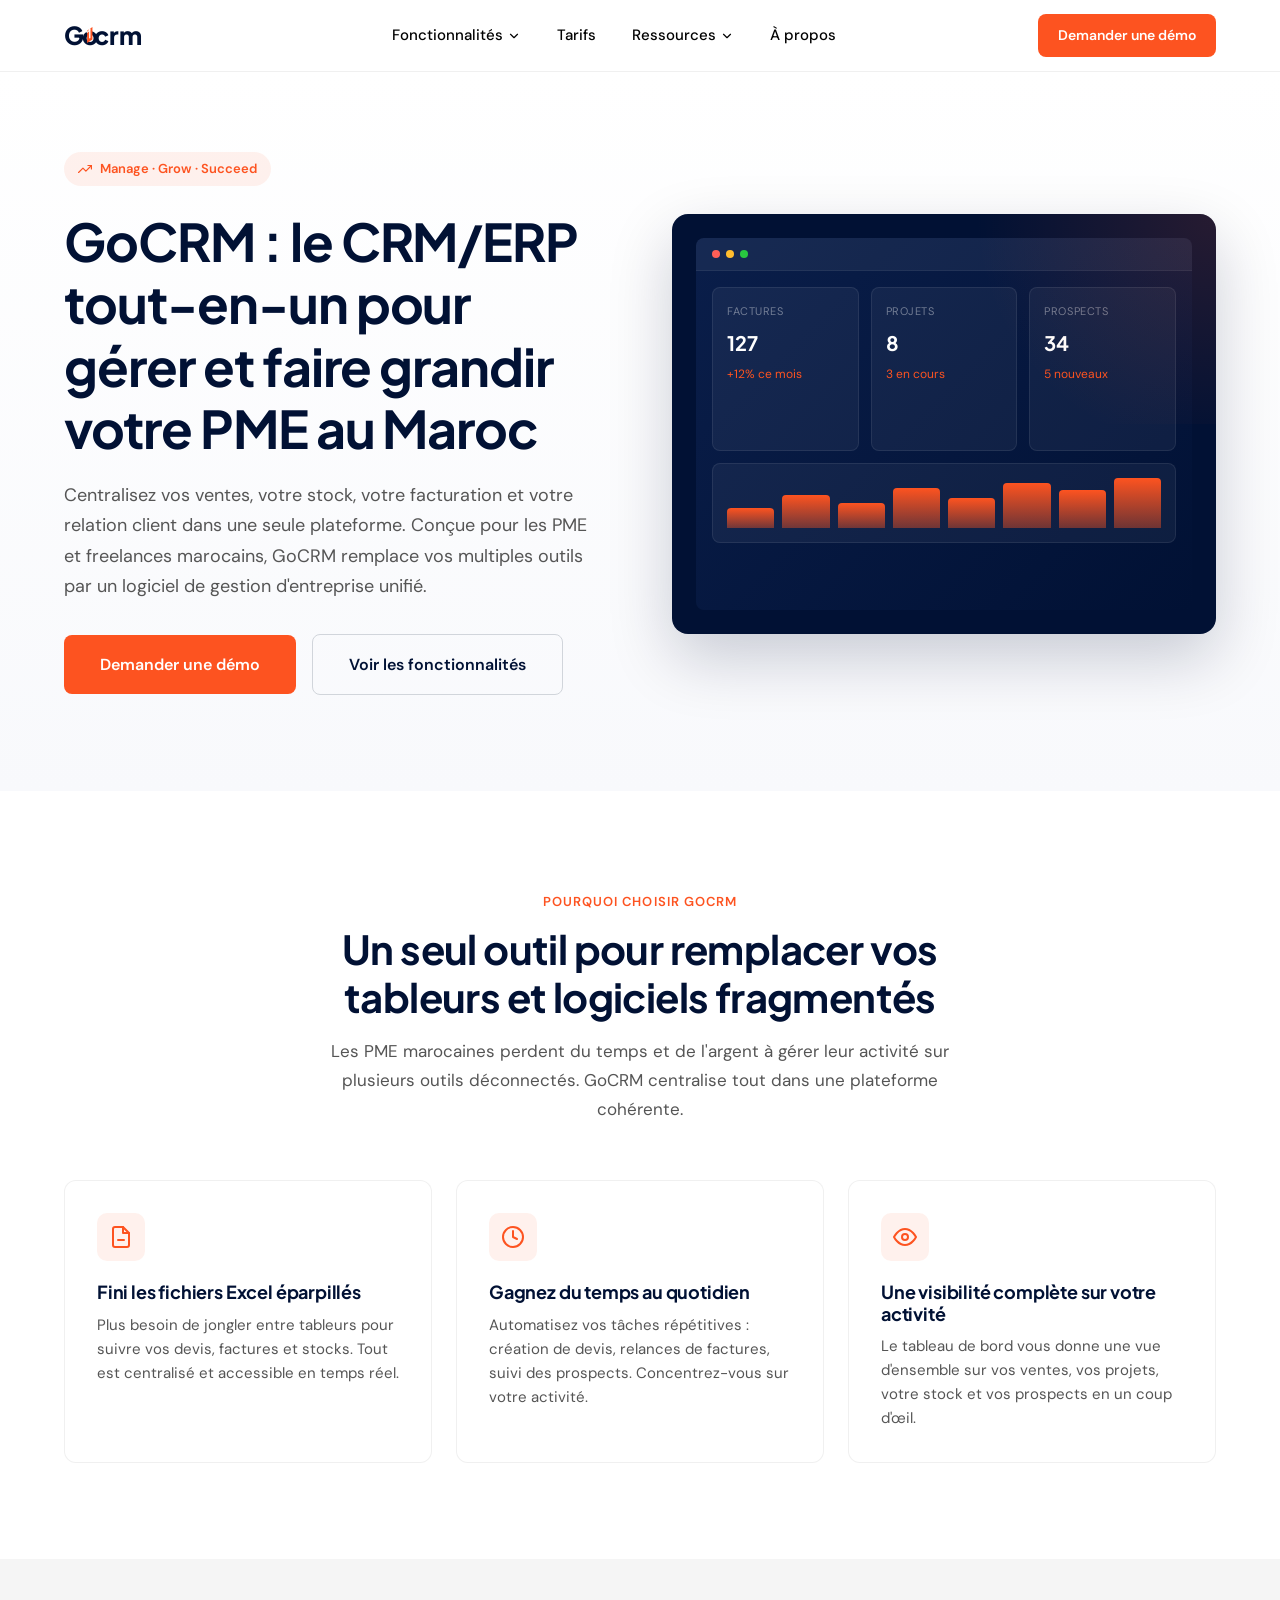
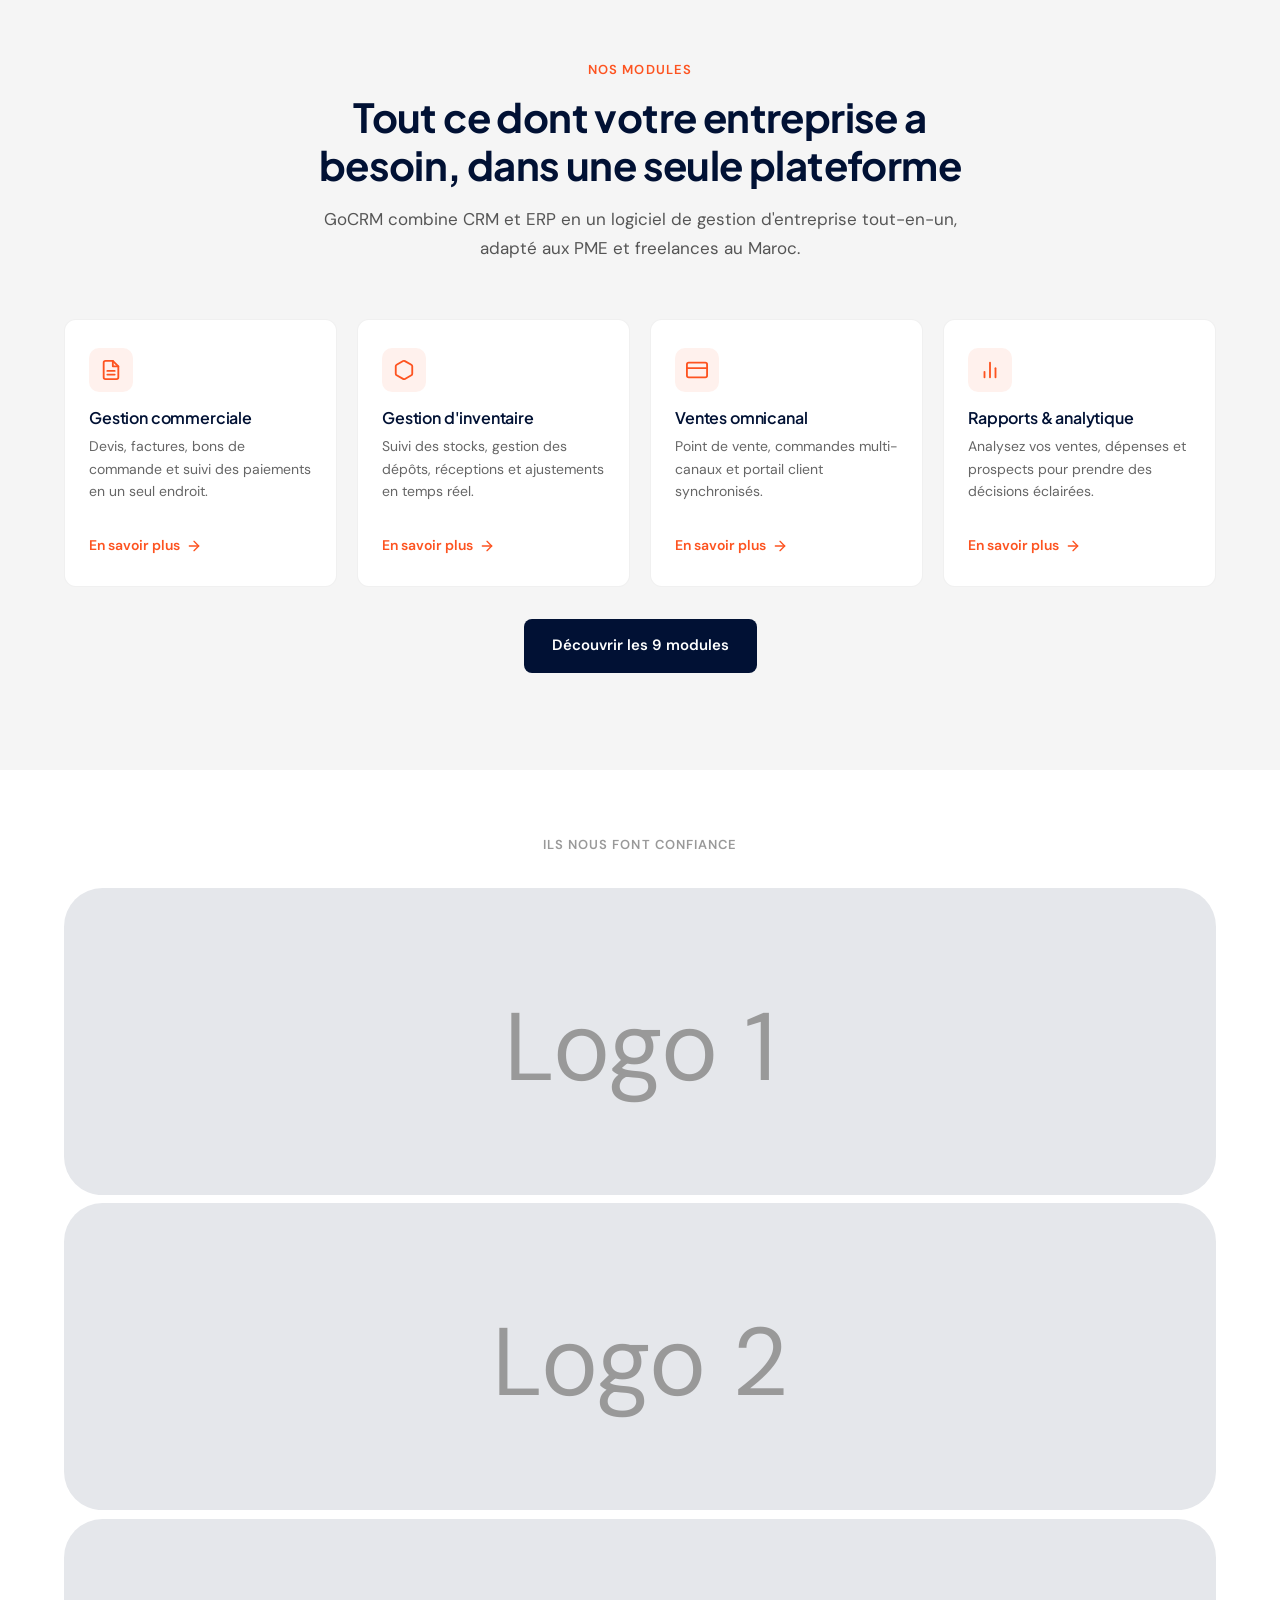
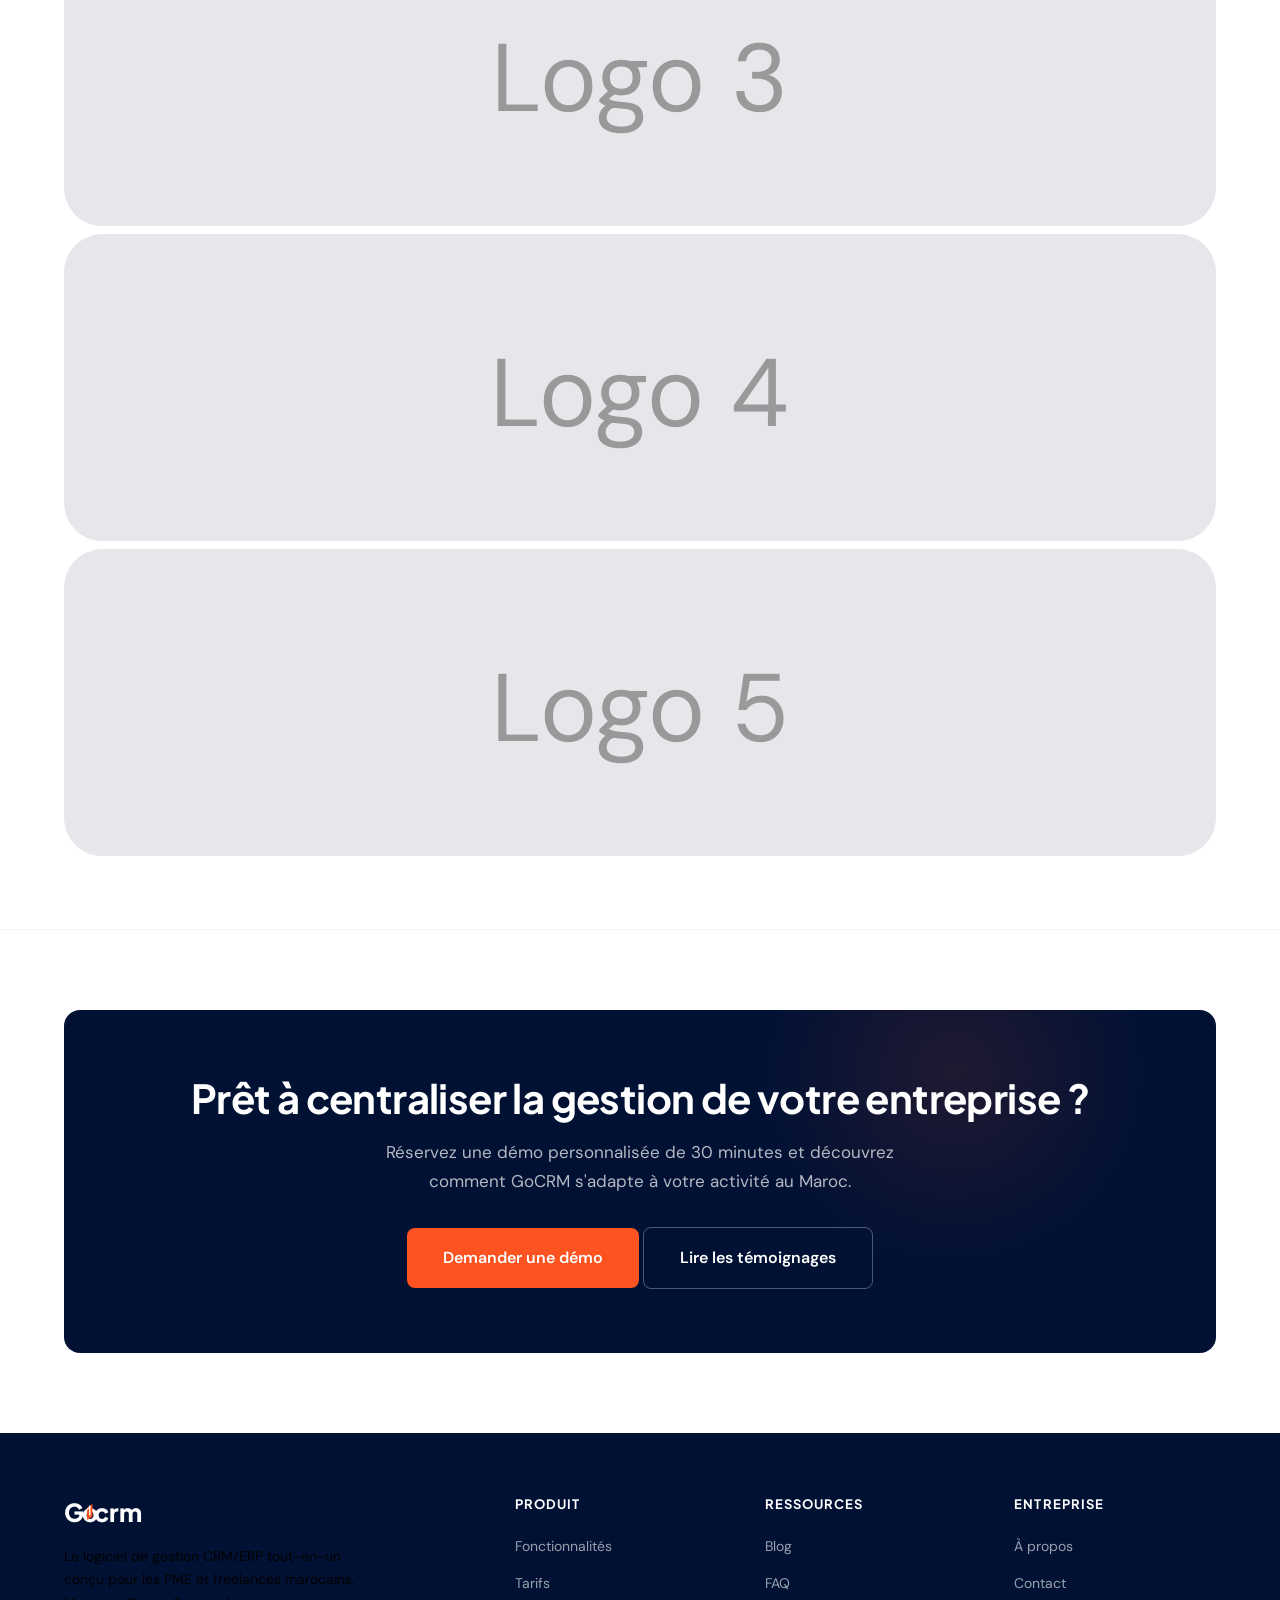
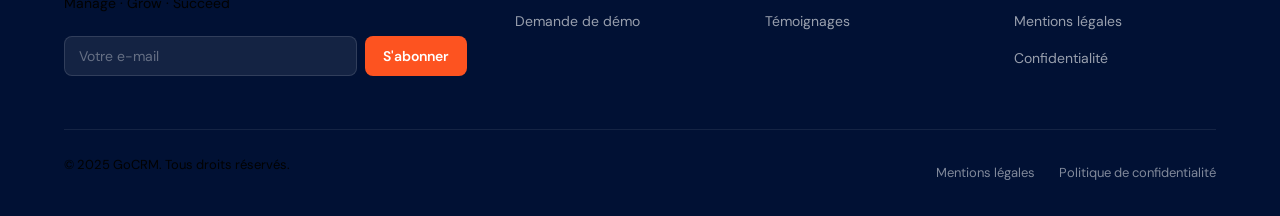
<file: index.html>
<!DOCTYPE html>
<html lang="fr">
<head>
  <meta charset="UTF-8">
  <meta name="viewport" content="width=device-width, initial-scale=1.0">
  <title>GoCRM – Logiciel de gestion CRM/ERP tout-en-un pour PME au Maroc</title>
  <meta name="description" content="Centralisez ventes, stock, facturation et relation client avec GoCRM, la plateforme de gestion tout-en-un pensée pour les PME marocaines. Demandez votre démo.">
  <link rel="canonical" href="/">
  <link rel="preconnect" href="https://fonts.googleapis.com">
  <link rel="preconnect" href="https://fonts.gstatic.com" crossorigin>
  <link href="https://fonts.googleapis.com/css2?family=DM+Sans:ital,opsz,wght@0,9..40,300;0,9..40,400;0,9..40,500;0,9..40,600;0,9..40,700;1,9..40,400&family=Plus+Jakarta+Sans:wght@500;600;700;800&display=swap" rel="stylesheet">
  <link rel="stylesheet" href="style.css">
</head>
<body>

  <!-- Header -->
  <header class="header">
    <div class="container header__inner">
      <a href="index.html" class="header__logo" aria-label="GoCRM Accueil">
        <svg xmlns="http://www.w3.org/2000/svg" viewBox="0 0 160 36" fill="none" height="32">
          <text x="0" y="28" font-family="Plus Jakarta Sans, sans-serif" font-weight="800" font-size="28" fill="#011134">G</text>
          <text x="20" y="28" font-family="Plus Jakarta Sans, sans-serif" font-weight="800" font-size="28" fill="#011134">o</text>
          <path d="M26 12 L32 8 L32 22 L26 26 Z" fill="#FD5320"/>
          <path d="M29 10 L29 20" stroke="#ffffff" stroke-width="1.5" stroke-linecap="round"/>
          <path d="M26 14 L29 11" stroke="#ffffff" stroke-width="1.2" stroke-linecap="round"/>
          <text x="34" y="28" font-family="Plus Jakarta Sans, sans-serif" font-weight="800" font-size="28" fill="#011134">crm</text>
        </svg>
      </a>

      <nav class="header__nav" aria-label="Navigation principale">
        <div class="header__nav-item">
          <a href="fonctionnalites/index.html" class="header__nav-link">
            Fonctionnalités
            <svg xmlns="http://www.w3.org/2000/svg" viewBox="0 0 24 24" fill="none" stroke="currentColor" stroke-width="2" stroke-linecap="round" stroke-linejoin="round"><path d="M6 9l6 6 6-6"/></svg>
          </a>
          <div class="mega-menu">
            <div class="mega-menu__grid">
              <a href="fonctionnalites/tableau-de-bord.html" class="mega-menu__link">
                <div class="mega-menu__icon"><svg xmlns="http://www.w3.org/2000/svg" viewBox="0 0 24 24" fill="none" stroke="currentColor" stroke-width="2" stroke-linecap="round" stroke-linejoin="round"><rect x="3" y="3" width="7" height="7"/><rect x="14" y="3" width="7" height="7"/><rect x="3" y="14" width="7" height="7"/><rect x="14" y="14" width="7" height="7"/></svg></div>
                <div class="mega-menu__text"><strong>Tableau de bord</strong><span>Pilotez votre activité en temps réel</span></div>
              </a>
              <a href="fonctionnalites/gestion-commerciale.html" class="mega-menu__link">
                <div class="mega-menu__icon"><svg xmlns="http://www.w3.org/2000/svg" viewBox="0 0 24 24" fill="none" stroke="currentColor" stroke-width="2" stroke-linecap="round" stroke-linejoin="round"><path d="M14 2H6a2 2 0 0 0-2 2v16a2 2 0 0 0 2 2h12a2 2 0 0 0 2-2V8z"/><polyline points="14 2 14 8 20 8"/><line x1="16" y1="13" x2="8" y2="13"/><line x1="16" y1="17" x2="8" y2="17"/></svg></div>
                <div class="mega-menu__text"><strong>Gestion commerciale</strong><span>Devis, factures, bons de commande</span></div>
              </a>
              <a href="fonctionnalites/clients-abonnements.html" class="mega-menu__link">
                <div class="mega-menu__icon"><svg xmlns="http://www.w3.org/2000/svg" viewBox="0 0 24 24" fill="none" stroke="currentColor" stroke-width="2" stroke-linecap="round" stroke-linejoin="round"><path d="M17 21v-2a4 4 0 0 0-4-4H5a4 4 0 0 0-4 4v2"/><circle cx="9" cy="7" r="4"/><path d="M23 21v-2a4 4 0 0 0-3-3.87"/><path d="M16 3.13a4 4 0 0 1 0 7.75"/></svg></div>
                <div class="mega-menu__text"><strong>Clients & abonnements</strong><span>Fiches clients, contrats, récurrent</span></div>
              </a>
              <a href="fonctionnalites/projets-taches.html" class="mega-menu__link">
                <div class="mega-menu__icon"><svg xmlns="http://www.w3.org/2000/svg" viewBox="0 0 24 24" fill="none" stroke="currentColor" stroke-width="2" stroke-linecap="round" stroke-linejoin="round"><path d="M2 3h6a4 4 0 0 1 4 4v14a3 3 0 0 0-3-3H2z"/><path d="M22 3h-6a4 4 0 0 0-4 4v14a3 3 0 0 1 3-3h7z"/></svg></div>
                <div class="mega-menu__text"><strong>Projets & tâches</strong><span>Suivi d'avancement et attribution</span></div>
              </a>
              <a href="fonctionnalites/gestion-affiliation.html" class="mega-menu__link">
                <div class="mega-menu__icon"><svg xmlns="http://www.w3.org/2000/svg" viewBox="0 0 24 24" fill="none" stroke="currentColor" stroke-width="2" stroke-linecap="round" stroke-linejoin="round"><circle cx="12" cy="12" r="10"/><line x1="2" y1="12" x2="22" y2="12"/><path d="M12 2a15.3 15.3 0 0 1 4 10 15.3 15.3 0 0 1-4 10 15.3 15.3 0 0 1-4-10 15.3 15.3 0 0 1 4-10z"/></svg></div>
                <div class="mega-menu__text"><strong>Gestion affiliation</strong><span>Affiliés, commissions, paiements</span></div>
              </a>
              <a href="fonctionnalites/ventes-omnicanal.html" class="mega-menu__link">
                <div class="mega-menu__icon"><svg xmlns="http://www.w3.org/2000/svg" viewBox="0 0 24 24" fill="none" stroke="currentColor" stroke-width="2" stroke-linecap="round" stroke-linejoin="round"><rect x="1" y="4" width="22" height="16" rx="2" ry="2"/><line x1="1" y1="10" x2="23" y2="10"/></svg></div>
                <div class="mega-menu__text"><strong>Ventes omnicanal</strong><span>POS, portail client, commandes</span></div>
              </a>
              <a href="fonctionnalites/gestion-inventaire.html" class="mega-menu__link">
                <div class="mega-menu__icon"><svg xmlns="http://www.w3.org/2000/svg" viewBox="0 0 24 24" fill="none" stroke="currentColor" stroke-width="2" stroke-linecap="round" stroke-linejoin="round"><path d="M21 16V8a2 2 0 0 0-1-1.73l-7-4a2 2 0 0 0-2 0l-7 4A2 2 0 0 0 3 8v8a2 2 0 0 0 1 1.73l7 4a2 2 0 0 0 2 0l7-4A2 2 0 0 0 21 16z"/><polyline points="3.27 6.96 12 12.01 20.73 6.96"/><line x1="12" y1="22.08" x2="12" y2="12"/></svg></div>
                <div class="mega-menu__text"><strong>Gestion d'inventaire</strong><span>Stock, dépôts, réceptions</span></div>
              </a>
              <a href="fonctionnalites/rapports-analytique.html" class="mega-menu__link">
                <div class="mega-menu__icon"><svg xmlns="http://www.w3.org/2000/svg" viewBox="0 0 24 24" fill="none" stroke="currentColor" stroke-width="2" stroke-linecap="round" stroke-linejoin="round"><line x1="18" y1="20" x2="18" y2="10"/><line x1="12" y1="20" x2="12" y2="4"/><line x1="6" y1="20" x2="6" y2="14"/></svg></div>
                <div class="mega-menu__text"><strong>Rapports & analytique</strong><span>Ventes, dépenses, prospects</span></div>
              </a>
              <a href="fonctionnalites/support-prospects.html" class="mega-menu__link" style="grid-column: 1 / -1;">
                <div class="mega-menu__icon"><svg xmlns="http://www.w3.org/2000/svg" viewBox="0 0 24 24" fill="none" stroke="currentColor" stroke-width="2" stroke-linecap="round" stroke-linejoin="round"><path d="M21 15a2 2 0 0 1-2 2H7l-4 4V5a2 2 0 0 1 2-2h14a2 2 0 0 1 2 2z"/></svg></div>
                <div class="mega-menu__text"><strong>Support & prospects</strong><span>Leads, demandes de devis, tickets support</span></div>
              </a>
            </div>
            <div class="mega-menu__footer">
              <a href="fonctionnalites/index.html" class="btn btn--outline btn--sm">Voir toutes les fonctionnalités</a>
            </div>
          </div>
        </div>

        <a href="tarifs.html" class="header__nav-link">Tarifs</a>

        <div class="header__nav-item">
          <a href="blog/index.html" class="header__nav-link">
            Ressources
            <svg xmlns="http://www.w3.org/2000/svg" viewBox="0 0 24 24" fill="none" stroke="currentColor" stroke-width="2" stroke-linecap="round" stroke-linejoin="round"><path d="M6 9l6 6 6-6"/></svg>
          </a>
          <div class="dropdown-menu">
            <a href="blog/index.html" class="dropdown-menu__link">Blog</a>
            <a href="faq.html" class="dropdown-menu__link">FAQ</a>
            <a href="temoignages.html" class="dropdown-menu__link">Témoignages</a>
          </div>
        </div>

        <a href="a-propos.html" class="header__nav-link">À propos</a>
      </nav>

      <a href="demande-demo.html" class="btn btn--primary btn--sm header__cta">Demander une démo</a>

      <button class="mobile-toggle" aria-label="Ouvrir le menu">
        <svg xmlns="http://www.w3.org/2000/svg" width="24" height="24" viewBox="0 0 24 24" fill="none" stroke="currentColor" stroke-width="2" stroke-linecap="round" stroke-linejoin="round"><line x1="3" y1="6" x2="21" y2="6"/><line x1="3" y1="12" x2="21" y2="12"/><line x1="3" y1="18" x2="21" y2="18"/></svg>
      </button>
    </div>

    <!-- Mobile Menu -->
    <div class="mobile-menu">
      <a href="fonctionnalites/index.html" class="mobile-menu__link" data-submenu="mobile-fonctionnalites">
        Fonctionnalités
        <svg xmlns="http://www.w3.org/2000/svg" viewBox="0 0 24 24" fill="none" stroke="currentColor" stroke-width="2" stroke-linecap="round" stroke-linejoin="round"><path d="M6 9l6 6 6-6"/></svg>
      </a>
      <div class="mobile-submenu" id="mobile-fonctionnalites">
        <a href="fonctionnalites/tableau-de-bord.html" class="mobile-submenu__link">Tableau de bord</a>
        <a href="fonctionnalites/gestion-commerciale.html" class="mobile-submenu__link">Gestion commerciale</a>
        <a href="fonctionnalites/clients-abonnements.html" class="mobile-submenu__link">Clients & abonnements</a>
        <a href="fonctionnalites/projets-taches.html" class="mobile-submenu__link">Projets & tâches</a>
        <a href="fonctionnalites/gestion-affiliation.html" class="mobile-submenu__link">Gestion affiliation</a>
        <a href="fonctionnalites/ventes-omnicanal.html" class="mobile-submenu__link">Ventes omnicanal</a>
        <a href="fonctionnalites/gestion-inventaire.html" class="mobile-submenu__link">Gestion d'inventaire</a>
        <a href="fonctionnalites/rapports-analytique.html" class="mobile-submenu__link">Rapports & analytique</a>
        <a href="fonctionnalites/support-prospects.html" class="mobile-submenu__link">Support & prospects</a>
      </div>
      <a href="tarifs.html" class="mobile-menu__link">Tarifs</a>
      <a href="blog/index.html" class="mobile-menu__link">Blog</a>
      <a href="faq.html" class="mobile-menu__link">FAQ</a>
      <a href="temoignages.html" class="mobile-menu__link">Témoignages</a>
      <a href="a-propos.html" class="mobile-menu__link">À propos</a>
      <a href="contact.html" class="mobile-menu__link">Contact</a>
      <div class="mobile-menu__cta">
        <a href="demande-demo.html" class="btn btn--primary btn--lg" style="width:100%;">Demander une démo</a>
      </div>
    </div>
  </header>

  <main>
    <!-- Hero -->
    <section class="hero">
      <div class="container hero__inner">
        <div class="hero__content">
          <div class="hero__badge">
            <svg xmlns="http://www.w3.org/2000/svg" viewBox="0 0 24 24" fill="none" stroke="currentColor" stroke-width="2" stroke-linecap="round" stroke-linejoin="round"><polyline points="23 6 13.5 15.5 8.5 10.5 1 18"/><polyline points="17 6 23 6 23 12"/></svg>
            Manage · Grow · Succeed
          </div>
          <h1 class="hero__title">GoCRM : le CRM/ERP tout-en-un pour gérer et faire grandir votre PME au Maroc</h1>
          <p class="hero__desc">Centralisez vos ventes, votre stock, votre facturation et votre relation client dans une seule plateforme. Conçue pour les PME et freelances marocains, GoCRM remplace vos multiples outils par un logiciel de gestion d'entreprise unifié.</p>
          <div class="hero__actions">
            <a href="demande-demo.html" class="btn btn--primary btn--lg">Demander une démo</a>
            <a href="fonctionnalites/index.html" class="btn btn--outline btn--lg">Voir les fonctionnalités</a>
          </div>
        </div>
        <div class="hero__visual">
          <div class="hero__image-wrapper">
            <div class="hero__mockup">
              <div class="hero__mockup-bar">
                <span class="hero__mockup-dot"></span>
                <span class="hero__mockup-dot"></span>
                <span class="hero__mockup-dot"></span>
              </div>
              <div class="hero__mockup-content">
                <div class="hero__mockup-card">
                  <div class="hero__mockup-card-label">Factures</div>
                  <div class="hero__mockup-card-value">127</div>
                  <div class="hero__mockup-card-sub">+12% ce mois</div>
                </div>
                <div class="hero__mockup-card">
                  <div class="hero__mockup-card-label">Projets</div>
                  <div class="hero__mockup-card-value">8</div>
                  <div class="hero__mockup-card-sub">3 en cours</div>
                </div>
                <div class="hero__mockup-card">
                  <div class="hero__mockup-card-label">Prospects</div>
                  <div class="hero__mockup-card-value">34</div>
                  <div class="hero__mockup-card-sub">5 nouveaux</div>
                </div>
                <div class="hero__mockup-bar-chart">
                  <div class="hero__mockup-bar-item" style="height:40%"></div>
                  <div class="hero__mockup-bar-item" style="height:65%"></div>
                  <div class="hero__mockup-bar-item" style="height:50%"></div>
                  <div class="hero__mockup-bar-item" style="height:80%"></div>
                  <div class="hero__mockup-bar-item" style="height:60%"></div>
                  <div class="hero__mockup-bar-item" style="height:90%"></div>
                  <div class="hero__mockup-bar-item" style="height:75%"></div>
                  <div class="hero__mockup-bar-item" style="height:100%"></div>
                </div>
              </div>
            </div>
          </div>
        </div>
      </div>
    </section>

    <!-- Problèmes résolus -->
    <section class="problems section">
      <div class="container">
        <div class="section__header section__header--center">
          <span class="section__label">Pourquoi choisir GoCRM</span>
          <h2 class="section__title">Un seul outil pour remplacer vos tableurs et logiciels fragmentés</h2>
          <p class="section__desc">Les PME marocaines perdent du temps et de l'argent à gérer leur activité sur plusieurs outils déconnectés. GoCRM centralise tout dans une plateforme cohérente.</p>
        </div>
        <div class="problems__grid">
          <div class="problem-card">
            <div class="problem-card__icon">
              <svg xmlns="http://www.w3.org/2000/svg" viewBox="0 0 24 24" fill="none" stroke="currentColor" stroke-width="2" stroke-linecap="round" stroke-linejoin="round"><path d="M14 2H6a2 2 0 0 0-2 2v16a2 2 0 0 0 2 2h12a2 2 0 0 0 2-2V8z"/><polyline points="14 2 14 8 20 8"/><line x1="9" y1="15" x2="15" y2="15"/></svg>
            </div>
            <h3 class="problem-card__title">Fini les fichiers Excel éparpillés</h3>
            <p class="problem-card__text">Plus besoin de jongler entre tableurs pour suivre vos devis, factures et stocks. Tout est centralisé et accessible en temps réel.</p>
          </div>
          <div class="problem-card">
            <div class="problem-card__icon">
              <svg xmlns="http://www.w3.org/2000/svg" viewBox="0 0 24 24" fill="none" stroke="currentColor" stroke-width="2" stroke-linecap="round" stroke-linejoin="round"><circle cx="12" cy="12" r="10"/><polyline points="12 6 12 12 16 14"/></svg>
            </div>
            <h3 class="problem-card__title">Gagnez du temps au quotidien</h3>
            <p class="problem-card__text">Automatisez vos tâches répétitives : création de devis, relances de factures, suivi des prospects. Concentrez-vous sur votre activité.</p>
          </div>
          <div class="problem-card">
            <div class="problem-card__icon">
              <svg xmlns="http://www.w3.org/2000/svg" viewBox="0 0 24 24" fill="none" stroke="currentColor" stroke-width="2" stroke-linecap="round" stroke-linejoin="round"><path d="M1 12s4-8 11-8 11 8 11 8-4 8-11 8-11-8-11-8z"/><circle cx="12" cy="12" r="3"/></svg>
            </div>
            <h3 class="problem-card__title">Une visibilité complète sur votre activité</h3>
            <p class="problem-card__text">Le tableau de bord vous donne une vue d'ensemble sur vos ventes, vos projets, votre stock et vos prospects en un coup d'œil.</p>
          </div>
        </div>
      </div>
    </section>

    <!-- Modules en un coup d'œil -->
    <section class="section section--alt">
      <div class="container">
        <div class="section__header section__header--center">
          <span class="section__label">Nos modules</span>
          <h2 class="section__title">Tout ce dont votre entreprise a besoin, dans une seule plateforme</h2>
          <p class="section__desc">GoCRM combine CRM et ERP en un logiciel de gestion d'entreprise tout-en-un, adapté aux PME et freelances au Maroc.</p>
        </div>
        <div class="modules-preview__grid">
          <a href="fonctionnalites/gestion-commerciale.html" class="module-card">
            <div class="module-card__icon">
              <svg xmlns="http://www.w3.org/2000/svg" viewBox="0 0 24 24" fill="none" stroke="currentColor" stroke-width="2" stroke-linecap="round" stroke-linejoin="round"><path d="M14 2H6a2 2 0 0 0-2 2v16a2 2 0 0 0 2 2h12a2 2 0 0 0 2-2V8z"/><polyline points="14 2 14 8 20 8"/><line x1="16" y1="13" x2="8" y2="13"/><line x1="16" y1="17" x2="8" y2="17"/></svg>
            </div>
            <h3 class="module-card__title">Gestion commerciale</h3>
            <p class="module-card__text">Devis, factures, bons de commande et suivi des paiements en un seul endroit.</p>
            <span class="module-card__link">En savoir plus <svg xmlns="http://www.w3.org/2000/svg" viewBox="0 0 24 24" fill="none" stroke="currentColor" stroke-width="2" stroke-linecap="round" stroke-linejoin="round"><line x1="5" y1="12" x2="19" y2="12"/><polyline points="12 5 19 12 12 19"/></svg></span>
          </a>
          <a href="fonctionnalites/gestion-inventaire.html" class="module-card">
            <div class="module-card__icon">
              <svg xmlns="http://www.w3.org/2000/svg" viewBox="0 0 24 24" fill="none" stroke="currentColor" stroke-width="2" stroke-linecap="round" stroke-linejoin="round"><path d="M21 16V8a2 2 0 0 0-1-1.73l-7-4a2 2 0 0 0-2 0l-7 4A2 2 0 0 0 3 8v8a2 2 0 0 0 1 1.73l7 4a2 2 0 0 0 2 0l7-4A2 2 0 0 0 21 16z"/></svg>
            </div>
            <h3 class="module-card__title">Gestion d'inventaire</h3>
            <p class="module-card__text">Suivi des stocks, gestion des dépôts, réceptions et ajustements en temps réel.</p>
            <span class="module-card__link">En savoir plus <svg xmlns="http://www.w3.org/2000/svg" viewBox="0 0 24 24" fill="none" stroke="currentColor" stroke-width="2" stroke-linecap="round" stroke-linejoin="round"><line x1="5" y1="12" x2="19" y2="12"/><polyline points="12 5 19 12 12 19"/></svg></span>
          </a>
          <a href="fonctionnalites/ventes-omnicanal.html" class="module-card">
            <div class="module-card__icon">
              <svg xmlns="http://www.w3.org/2000/svg" viewBox="0 0 24 24" fill="none" stroke="currentColor" stroke-width="2" stroke-linecap="round" stroke-linejoin="round"><rect x="1" y="4" width="22" height="16" rx="2" ry="2"/><line x1="1" y1="10" x2="23" y2="10"/></svg>
            </div>
            <h3 class="module-card__title">Ventes omnicanal</h3>
            <p class="module-card__text">Point de vente, commandes multi-canaux et portail client synchronisés.</p>
            <span class="module-card__link">En savoir plus <svg xmlns="http://www.w3.org/2000/svg" viewBox="0 0 24 24" fill="none" stroke="currentColor" stroke-width="2" stroke-linecap="round" stroke-linejoin="round"><line x1="5" y1="12" x2="19" y2="12"/><polyline points="12 5 19 12 12 19"/></svg></span>
          </a>
          <a href="fonctionnalites/rapports-analytique.html" class="module-card">
            <div class="module-card__icon">
              <svg xmlns="http://www.w3.org/2000/svg" viewBox="0 0 24 24" fill="none" stroke="currentColor" stroke-width="2" stroke-linecap="round" stroke-linejoin="round"><line x1="18" y1="20" x2="18" y2="10"/><line x1="12" y1="20" x2="12" y2="4"/><line x1="6" y1="20" x2="6" y2="14"/></svg>
            </div>
            <h3 class="module-card__title">Rapports & analytique</h3>
            <p class="module-card__text">Analysez vos ventes, dépenses et prospects pour prendre des décisions éclairées.</p>
            <span class="module-card__link">En savoir plus <svg xmlns="http://www.w3.org/2000/svg" viewBox="0 0 24 24" fill="none" stroke="currentColor" stroke-width="2" stroke-linecap="round" stroke-linejoin="round"><line x1="5" y1="12" x2="19" y2="12"/><polyline points="12 5 19 12 12 19"/></svg></span>
          </a>
        </div>
        <div class="text-center mt-32">
          <a href="fonctionnalites/index.html" class="btn btn--secondary">Découvrir les 9 modules</a>
        </div>
      </div>
    </section>

    <!-- Preuve sociale -->
    <!-- ATTENTION : Logos clients à remplacer par les vrais logos une fois fournis par le client -->
    <section class="social-proof">
      <div class="container">
        <p class="social-proof__label">Ils nous font confiance</p>
        <div class="social-proof__logos">
          <!-- Placeholders en attente de logos clients validés -->
          <svg class="social-proof__logo" xmlns="http://www.w3.org/2000/svg" viewBox="0 0 120 32" fill="none"><rect width="120" height="32" rx="4" fill="#e5e7eb"/><text x="60" y="20" text-anchor="middle" font-size="10" fill="#999">Logo 1</text></svg>
          <svg class="social-proof__logo" xmlns="http://www.w3.org/2000/svg" viewBox="0 0 120 32" fill="none"><rect width="120" height="32" rx="4" fill="#e5e7eb"/><text x="60" y="20" text-anchor="middle" font-size="10" fill="#999">Logo 2</text></svg>
          <svg class="social-proof__logo" xmlns="http://www.w3.org/2000/svg" viewBox="0 0 120 32" fill="none"><rect width="120" height="32" rx="4" fill="#e5e7eb"/><text x="60" y="20" text-anchor="middle" font-size="10" fill="#999">Logo 3</text></svg>
          <svg class="social-proof__logo" xmlns="http://www.w3.org/2000/svg" viewBox="0 0 120 32" fill="none"><rect width="120" height="32" rx="4" fill="#e5e7eb"/><text x="60" y="20" text-anchor="middle" font-size="10" fill="#999">Logo 4</text></svg>
          <svg class="social-proof__logo" xmlns="http://www.w3.org/2000/svg" viewBox="0 0 120 32" fill="none"><rect width="120" height="32" rx="4" fill="#e5e7eb"/><text x="60" y="20" text-anchor="middle" font-size="10" fill="#999">Logo 5</text></svg>
        </div>
      </div>
    </section>

    <!-- CTA Final -->
    <section class="cta-banner section">
      <div class="container">
        <div class="cta-banner__inner">
          <h2 class="cta-banner__title">Prêt à centraliser la gestion de votre entreprise ?</h2>
          <p class="cta-banner__desc">Réservez une démo personnalisée de 30 minutes et découvrez comment GoCRM s'adapte à votre activité au Maroc.</p>
          <div class="cta-banner__actions">
            <a href="demande-demo.html" class="btn btn--primary btn--lg">Demander une démo</a>
            <a href="temoignages.html" class="btn btn--outline-white btn--lg">Lire les témoignages</a>
          </div>
        </div>
      </div>
    </section>
  </main>

  <!-- Footer -->
  <footer class="footer">
    <div class="container">
      <div class="footer__grid">
        <div>
          <a href="index.html" class="header__logo" aria-label="GoCRM Accueil">
            <svg xmlns="http://www.w3.org/2000/svg" viewBox="0 0 160 36" fill="none" height="28">
              <text x="0" y="28" font-family="Plus Jakarta Sans, sans-serif" font-weight="800" font-size="28" fill="#ffffff">G</text>
              <text x="20" y="28" font-family="Plus Jakarta Sans, sans-serif" font-weight="800" font-size="28" fill="#ffffff">o</text>
              <path d="M26 12 L32 8 L32 22 L26 26 Z" fill="#FD5320"/>
              <path d="M29 10 L29 20" stroke="#ffffff" stroke-width="1.5" stroke-linecap="round"/>
              <path d="M26 14 L29 11" stroke="#ffffff" stroke-width="1.2" stroke-linecap="round"/>
              <text x="34" y="28" font-family="Plus Jakarta Sans, sans-serif" font-weight="800" font-size="28" fill="#ffffff">crm</text>
            </svg>
          </a>
          <p class="footer__brand-desc">Le logiciel de gestion CRM/ERP tout-en-un conçu pour les PME et freelances marocains. Manage · Grow · Succeed</p>
          <div class="newsletter">
            <form class="newsletter__form">
              <input type="email" class="newsletter__input" placeholder="Votre e-mail" aria-label="Adresse e-mail pour la newsletter">
              <button type="submit" class="newsletter__btn">S'abonner</button>
            </form>
          </div>
        </div>
        <div>
          <h4 class="footer__heading">Produit</h4>
          <ul class="footer__links">
            <li><a href="fonctionnalites/index.html">Fonctionnalités</a></li>
            <li><a href="tarifs.html">Tarifs</a></li>
            <li><a href="demande-demo.html">Demande de démo</a></li>
          </ul>
        </div>
        <div>
          <h4 class="footer__heading">Ressources</h4>
          <ul class="footer__links">
            <li><a href="blog/index.html">Blog</a></li>
            <li><a href="faq.html">FAQ</a></li>
            <li><a href="temoignages.html">Témoignages</a></li>
          </ul>
        </div>
        <div>
          <h4 class="footer__heading">Entreprise</h4>
          <ul class="footer__links">
            <li><a href="a-propos.html">À propos</a></li>
            <li><a href="contact.html">Contact</a></li>
            <li><a href="mentions-legales.html">Mentions légales</a></li>
            <li><a href="politique-de-confidentialite.html">Confidentialité</a></li>
          </ul>
        </div>
      </div>
      <div class="footer__bottom">
        <p>&copy; 2025 GoCRM. Tous droits réservés.</p>
        <div class="footer__legal">
          <a href="mentions-legales.html">Mentions légales</a>
          <a href="politique-de-confidentialite.html">Politique de confidentialité</a>
        </div>
      </div>
    </div>
  </footer>

  <script src="script.js"></script>
</body>
</html>
</file>
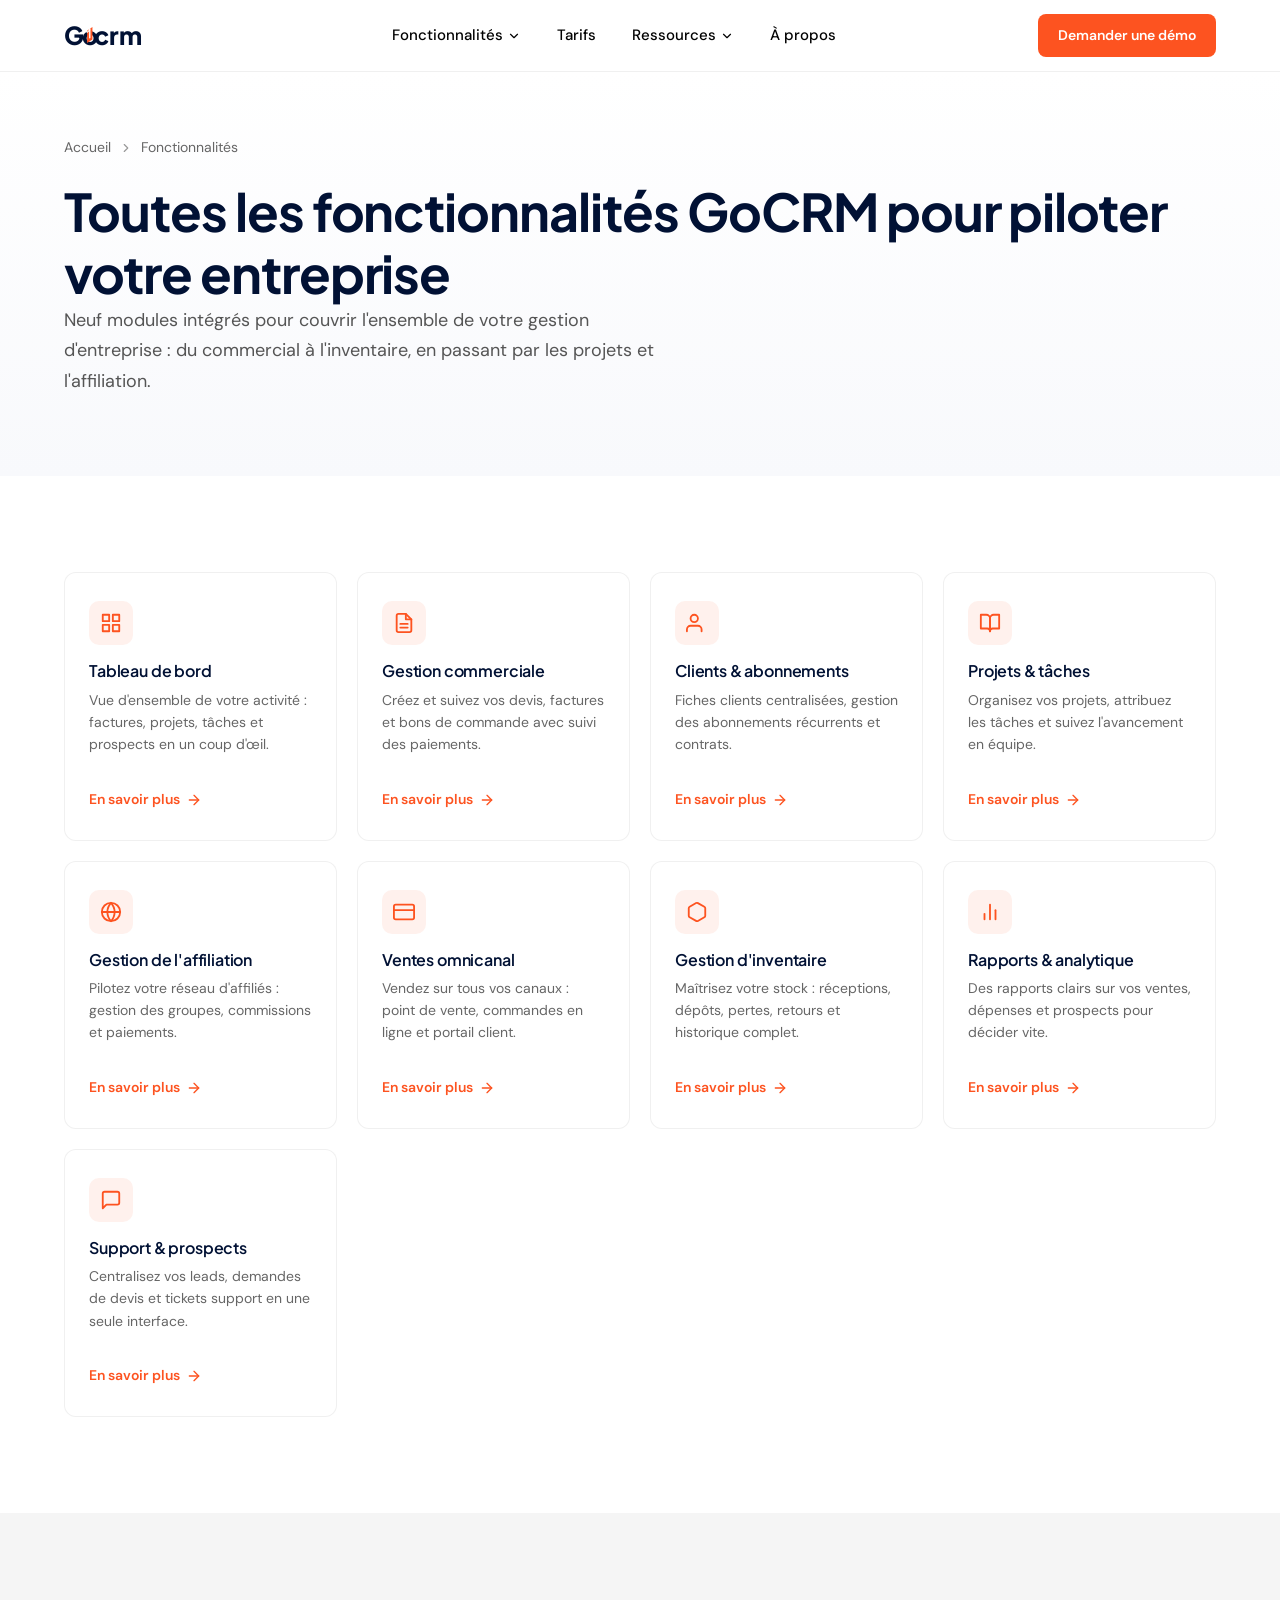
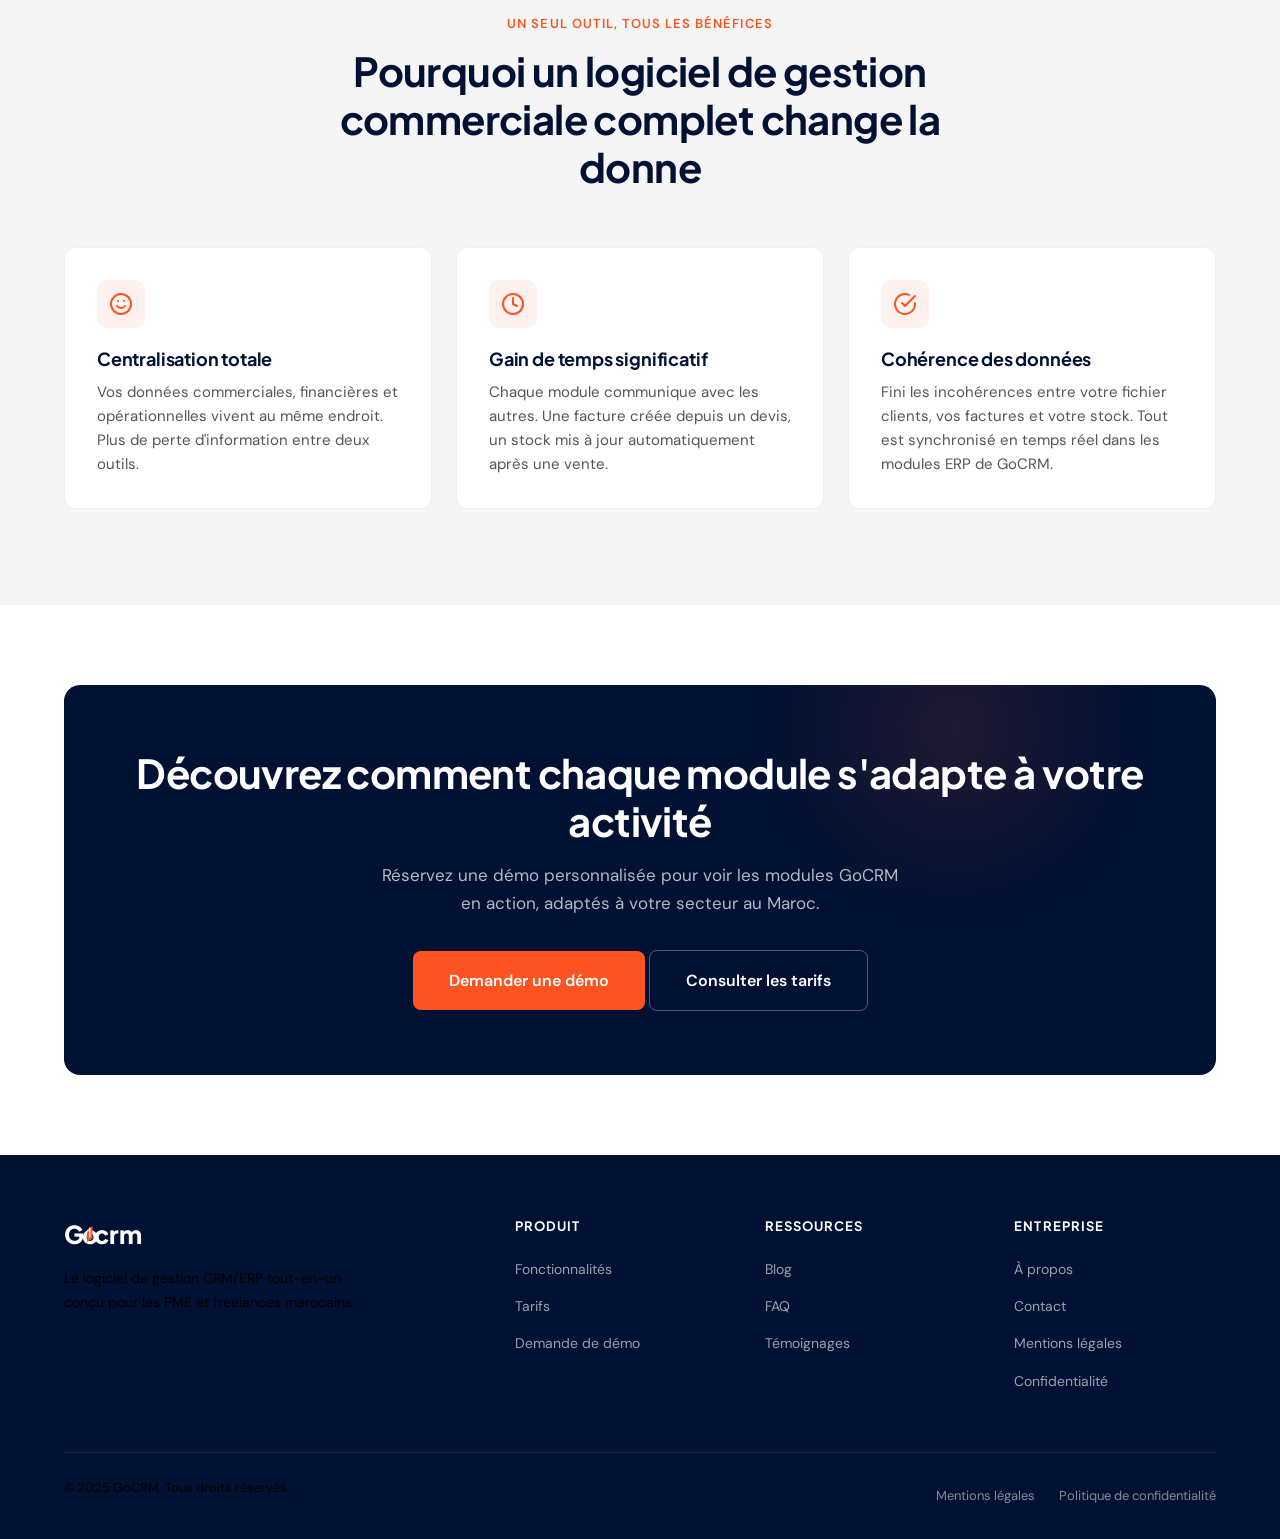
<file: fonctionnalites/index.html>
<!DOCTYPE html>
<html lang="fr">
<head>
  <meta charset="UTF-8">
  <meta name="viewport" content="width=device-width, initial-scale=1.0">
  <title>Fonctionnalités GoCRM : tous les modules de gestion pour votre PME</title>
  <meta name="description" content="Découvrez les 9 modules GoCRM : commercial, stock, projets, affiliation, ventes omnicanal et plus. Une plateforme, toute votre gestion.">
  <link rel="canonical" href="/fonctionnalites">
  <link rel="preconnect" href="https://fonts.googleapis.com">
  <link rel="preconnect" href="https://fonts.gstatic.com" crossorigin>
  <link href="https://fonts.googleapis.com/css2?family=DM+Sans:ital,opsz,wght@0,9..40,300;0,9..40,400;0,9..40,500;0,9..40,600;0,9..40,700;1,9..40,400&family=Plus+Jakarta+Sans:wght@500;600;700;800&display=swap" rel="stylesheet">
  <link rel="stylesheet" href="../style.css">
</head>
<body>

  <header class="header">
    <div class="container header__inner">
      <a href="../index.html" class="header__logo" aria-label="GoCRM Accueil">
        <svg xmlns="http://www.w3.org/2000/svg" viewBox="0 0 160 36" fill="none" height="32"><text x="0" y="28" font-family="Plus Jakarta Sans, sans-serif" font-weight="800" font-size="28" fill="#011134">G</text><text x="20" y="28" font-family="Plus Jakarta Sans, sans-serif" font-weight="800" font-size="28" fill="#011134">o</text><path d="M26 12 L32 8 L32 22 L26 26 Z" fill="#FD5320"/><path d="M29 10 L29 20" stroke="#fff" stroke-width="1.5" stroke-linecap="round"/><path d="M26 14 L29 11" stroke="#fff" stroke-width="1.2" stroke-linecap="round"/><text x="34" y="28" font-family="Plus Jakarta Sans, sans-serif" font-weight="800" font-size="28" fill="#011134">crm</text></svg>
      </a>
      <nav class="header__nav" aria-label="Navigation principale">
        <div class="header__nav-item">
          <a href="index.html" class="header__nav-link">Fonctionnalités<svg xmlns="http://www.w3.org/2000/svg" viewBox="0 0 24 24" fill="none" stroke="currentColor" stroke-width="2" stroke-linecap="round" stroke-linejoin="round"><path d="M6 9l6 6 6-6"/></svg></a>
          <div class="mega-menu">
            <div class="mega-menu__grid">
              <a href="tableau-de-bord.html" class="mega-menu__link"><div class="mega-menu__icon"><svg xmlns="http://www.w3.org/2000/svg" viewBox="0 0 24 24" fill="none" stroke="currentColor" stroke-width="2" stroke-linecap="round" stroke-linejoin="round"><rect x="3" y="3" width="7" height="7"/><rect x="14" y="3" width="7" height="7"/><rect x="3" y="14" width="7" height="7"/><rect x="14" y="14" width="7" height="7"/></svg></div><div class="mega-menu__text"><strong>Tableau de bord</strong><span>Pilotez en temps réel</span></div></a>
              <a href="gestion-commerciale.html" class="mega-menu__link"><div class="mega-menu__icon"><svg xmlns="http://www.w3.org/2000/svg" viewBox="0 0 24 24" fill="none" stroke="currentColor" stroke-width="2" stroke-linecap="round" stroke-linejoin="round"><path d="M14 2H6a2 2 0 0 0-2 2v16a2 2 0 0 0 2 2h12a2 2 0 0 0 2-2V8z"/><polyline points="14 2 14 8 20 8"/></svg></div><div class="mega-menu__text"><strong>Gestion commerciale</strong><span>Devis, factures, BC</span></div></a>
              <a href="clients-abonnements.html" class="mega-menu__link"><div class="mega-menu__icon"><svg xmlns="http://www.w3.org/2000/svg" viewBox="0 0 24 24" fill="none" stroke="currentColor" stroke-width="2" stroke-linecap="round" stroke-linejoin="round"><path d="M17 21v-2a4 4 0 0 0-4-4H5a4 4 0 0 0-4 4v2"/><circle cx="9" cy="7" r="4"/></svg></div><div class="mega-menu__text"><strong>Clients & abonnements</strong><span>Contrats, récurrent</span></div></a>
              <a href="projets-taches.html" class="mega-menu__link"><div class="mega-menu__icon"><svg xmlns="http://www.w3.org/2000/svg" viewBox="0 0 24 24" fill="none" stroke="currentColor" stroke-width="2" stroke-linecap="round" stroke-linejoin="round"><path d="M2 3h6a4 4 0 0 1 4 4v14a3 3 0 0 0-3-3H2z"/><path d="M22 3h-6a4 4 0 0 0-4 4v14a3 3 0 0 1 3-3h7z"/></svg></div><div class="mega-menu__text"><strong>Projets & tâches</strong><span>Suivi et attribution</span></div></a>
              <a href="gestion-affiliation.html" class="mega-menu__link"><div class="mega-menu__icon"><svg xmlns="http://www.w3.org/2000/svg" viewBox="0 0 24 24" fill="none" stroke="currentColor" stroke-width="2" stroke-linecap="round" stroke-linejoin="round"><circle cx="12" cy="12" r="10"/><line x1="2" y1="12" x2="22" y2="12"/><path d="M12 2a15.3 15.3 0 0 1 4 10 15.3 15.3 0 0 1-4 10 15.3 15.3 0 0 1-4-10 15.3 15.3 0 0 1 4-10z"/></svg></div><div class="mega-menu__text"><strong>Gestion affiliation</strong><span>Commissions, paiements</span></div></a>
              <a href="ventes-omnicanal.html" class="mega-menu__link"><div class="mega-menu__icon"><svg xmlns="http://www.w3.org/2000/svg" viewBox="0 0 24 24" fill="none" stroke="currentColor" stroke-width="2" stroke-linecap="round" stroke-linejoin="round"><rect x="1" y="4" width="22" height="16" rx="2" ry="2"/><line x1="1" y1="10" x2="23" y2="10"/></svg></div><div class="mega-menu__text"><strong>Ventes omnicanal</strong><span>POS, portail client</span></div></a>
              <a href="gestion-inventaire.html" class="mega-menu__link"><div class="mega-menu__icon"><svg xmlns="http://www.w3.org/2000/svg" viewBox="0 0 24 24" fill="none" stroke="currentColor" stroke-width="2" stroke-linecap="round" stroke-linejoin="round"><path d="M21 16V8a2 2 0 0 0-1-1.73l-7-4a2 2 0 0 0-2 0l-7 4A2 2 0 0 0 3 8v8a2 2 0 0 0 1 1.73l7 4a2 2 0 0 0 2 0l7-4A2 2 0 0 0 21 16z"/></svg></div><div class="mega-menu__text"><strong>Gestion d'inventaire</strong><span>Stock, dépôts</span></div></a>
              <a href="rapports-analytique.html" class="mega-menu__link"><div class="mega-menu__icon"><svg xmlns="http://www.w3.org/2000/svg" viewBox="0 0 24 24" fill="none" stroke="currentColor" stroke-width="2" stroke-linecap="round" stroke-linejoin="round"><line x1="18" y1="20" x2="18" y2="10"/><line x1="12" y1="20" x2="12" y2="4"/><line x1="6" y1="20" x2="6" y2="14"/></svg></div><div class="mega-menu__text"><strong>Rapports & analytique</strong><span>Ventes, dépenses</span></div></a>
              <a href="support-prospects.html" class="mega-menu__link" style="grid-column:1/-1"><div class="mega-menu__icon"><svg xmlns="http://www.w3.org/2000/svg" viewBox="0 0 24 24" fill="none" stroke="currentColor" stroke-width="2" stroke-linecap="round" stroke-linejoin="round"><path d="M21 15a2 2 0 0 1-2 2H7l-4 4V5a2 2 0 0 1 2-2h14a2 2 0 0 1 2 2z"/></svg></div><div class="mega-menu__text"><strong>Support & prospects</strong><span>Leads, tickets, devis</span></div></a>
            </div>
          </div>
        </div>
        <a href="../tarifs.html" class="header__nav-link">Tarifs</a>
        <div class="header__nav-item">
          <a href="../blog/index.html" class="header__nav-link">Ressources<svg xmlns="http://www.w3.org/2000/svg" viewBox="0 0 24 24" fill="none" stroke="currentColor" stroke-width="2" stroke-linecap="round" stroke-linejoin="round"><path d="M6 9l6 6 6-6"/></svg></a>
          <div class="dropdown-menu">
            <a href="../blog/index.html" class="dropdown-menu__link">Blog</a>
            <a href="../faq.html" class="dropdown-menu__link">FAQ</a>
            <a href="../temoignages.html" class="dropdown-menu__link">Témoignages</a>
          </div>
        </div>
        <a href="../a-propos.html" class="header__nav-link">À propos</a>
      </nav>
      <a href="../demande-demo.html" class="btn btn--primary btn--sm header__cta">Demander une démo</a>
      <button class="mobile-toggle" aria-label="Menu"><svg xmlns="http://www.w3.org/2000/svg" width="24" height="24" viewBox="0 0 24 24" fill="none" stroke="currentColor" stroke-width="2" stroke-linecap="round" stroke-linejoin="round"><line x1="3" y1="6" x2="21" y2="6"/><line x1="3" y1="12" x2="21" y2="12"/><line x1="3" y1="18" x2="21" y2="18"/></svg></button>
    </div>
    <div class="mobile-menu">
      <a href="index.html" class="mobile-menu__link" data-submenu="mob-func">Fonctionnalités<svg xmlns="http://www.w3.org/2000/svg" viewBox="0 0 24 24" fill="none" stroke="currentColor" stroke-width="2" stroke-linecap="round" stroke-linejoin="round"><path d="M6 9l6 6 6-6"/></svg></a>
      <div class="mobile-submenu" id="mob-func">
        <a href="tableau-de-bord.html" class="mobile-submenu__link">Tableau de bord</a>
        <a href="gestion-commerciale.html" class="mobile-submenu__link">Gestion commerciale</a>
        <a href="clients-abonnements.html" class="mobile-submenu__link">Clients & abonnements</a>
        <a href="projets-taches.html" class="mobile-submenu__link">Projets & tâches</a>
        <a href="gestion-affiliation.html" class="mobile-submenu__link">Gestion affiliation</a>
        <a href="ventes-omnicanal.html" class="mobile-submenu__link">Ventes omnicanal</a>
        <a href="gestion-inventaire.html" class="mobile-submenu__link">Gestion d'inventaire</a>
        <a href="rapports-analytique.html" class="mobile-submenu__link">Rapports & analytique</a>
        <a href="support-prospects.html" class="mobile-submenu__link">Support & prospects</a>
      </div>
      <a href="../tarifs.html" class="mobile-menu__link">Tarifs</a>
      <a href="../blog/index.html" class="mobile-menu__link">Blog</a>
      <a href="../faq.html" class="mobile-menu__link">FAQ</a>
      <a href="../temoignages.html" class="mobile-menu__link">Témoignages</a>
      <a href="../a-propos.html" class="mobile-menu__link">À propos</a>
      <a href="../contact.html" class="mobile-menu__link">Contact</a>
      <div class="mobile-menu__cta"><a href="../demande-demo.html" class="btn btn--primary btn--lg" style="width:100%">Demander une démo</a></div>
    </div>
  </header>

  <main>
    <section class="hero--page">
      <div class="container">
        <div class="hero__breadcrumb">
          <a href="../index.html">Accueil</a>
          <svg xmlns="http://www.w3.org/2000/svg" viewBox="0 0 24 24" fill="none" stroke="currentColor" stroke-width="2" stroke-linecap="round" stroke-linejoin="round"><polyline points="9 18 15 12 9 6"/></svg>
          <span>Fonctionnalités</span>
        </div>
        <h1>Toutes les fonctionnalités GoCRM pour piloter votre entreprise</h1>
        <p class="hero__desc">Neuf modules intégrés pour couvrir l'ensemble de votre gestion d'entreprise : du commercial à l'inventaire, en passant par les projets et l'affiliation.</p>
      </div>
    </section>

    <section class="section">
      <div class="container">
        <div class="modules-preview__grid">
          <a href="tableau-de-bord.html" class="module-card">
            <div class="module-card__icon"><svg xmlns="http://www.w3.org/2000/svg" viewBox="0 0 24 24" fill="none" stroke="currentColor" stroke-width="2" stroke-linecap="round" stroke-linejoin="round"><rect x="3" y="3" width="7" height="7"/><rect x="14" y="3" width="7" height="7"/><rect x="3" y="14" width="7" height="7"/><rect x="14" y="14" width="7" height="7"/></svg></div>
            <h3 class="module-card__title">Tableau de bord</h3>
            <p class="module-card__text">Vue d'ensemble de votre activité : factures, projets, tâches et prospects en un coup d'œil.</p>
            <span class="module-card__link">En savoir plus <svg xmlns="http://www.w3.org/2000/svg" viewBox="0 0 24 24" fill="none" stroke="currentColor" stroke-width="2" stroke-linecap="round" stroke-linejoin="round"><line x1="5" y1="12" x2="19" y2="12"/><polyline points="12 5 19 12 12 19"/></svg></span>
          </a>
          <a href="gestion-commerciale.html" class="module-card">
            <div class="module-card__icon"><svg xmlns="http://www.w3.org/2000/svg" viewBox="0 0 24 24" fill="none" stroke="currentColor" stroke-width="2" stroke-linecap="round" stroke-linejoin="round"><path d="M14 2H6a2 2 0 0 0-2 2v16a2 2 0 0 0 2 2h12a2 2 0 0 0 2-2V8z"/><polyline points="14 2 14 8 20 8"/><line x1="16" y1="13" x2="8" y2="13"/><line x1="16" y1="17" x2="8" y2="17"/></svg></div>
            <h3 class="module-card__title">Gestion commerciale</h3>
            <p class="module-card__text">Créez et suivez vos devis, factures et bons de commande avec suivi des paiements.</p>
            <span class="module-card__link">En savoir plus <svg xmlns="http://www.w3.org/2000/svg" viewBox="0 0 24 24" fill="none" stroke="currentColor" stroke-width="2" stroke-linecap="round" stroke-linejoin="round"><line x1="5" y1="12" x2="19" y2="12"/><polyline points="12 5 19 12 12 19"/></svg></span>
          </a>
          <a href="clients-abonnements.html" class="module-card">
            <div class="module-card__icon"><svg xmlns="http://www.w3.org/2000/svg" viewBox="0 0 24 24" fill="none" stroke="currentColor" stroke-width="2" stroke-linecap="round" stroke-linejoin="round"><path d="M17 21v-2a4 4 0 0 0-4-4H5a4 4 0 0 0-4 4v2"/><circle cx="9" cy="7" r="4"/></svg></div>
            <h3 class="module-card__title">Clients & abonnements</h3>
            <p class="module-card__text">Fiches clients centralisées, gestion des abonnements récurrents et contrats.</p>
            <span class="module-card__link">En savoir plus <svg xmlns="http://www.w3.org/2000/svg" viewBox="0 0 24 24" fill="none" stroke="currentColor" stroke-width="2" stroke-linecap="round" stroke-linejoin="round"><line x1="5" y1="12" x2="19" y2="12"/><polyline points="12 5 19 12 12 19"/></svg></span>
          </a>
          <a href="projets-taches.html" class="module-card">
            <div class="module-card__icon"><svg xmlns="http://www.w3.org/2000/svg" viewBox="0 0 24 24" fill="none" stroke="currentColor" stroke-width="2" stroke-linecap="round" stroke-linejoin="round"><path d="M2 3h6a4 4 0 0 1 4 4v14a3 3 0 0 0-3-3H2z"/><path d="M22 3h-6a4 4 0 0 0-4 4v14a3 3 0 0 1 3-3h7z"/></svg></div>
            <h3 class="module-card__title">Projets & tâches</h3>
            <p class="module-card__text">Organisez vos projets, attribuez les tâches et suivez l'avancement en équipe.</p>
            <span class="module-card__link">En savoir plus <svg xmlns="http://www.w3.org/2000/svg" viewBox="0 0 24 24" fill="none" stroke="currentColor" stroke-width="2" stroke-linecap="round" stroke-linejoin="round"><line x1="5" y1="12" x2="19" y2="12"/><polyline points="12 5 19 12 12 19"/></svg></span>
          </a>
          <a href="gestion-affiliation.html" class="module-card">
            <div class="module-card__icon"><svg xmlns="http://www.w3.org/2000/svg" viewBox="0 0 24 24" fill="none" stroke="currentColor" stroke-width="2" stroke-linecap="round" stroke-linejoin="round"><circle cx="12" cy="12" r="10"/><line x1="2" y1="12" x2="22" y2="12"/><path d="M12 2a15.3 15.3 0 0 1 4 10 15.3 15.3 0 0 1-4 10 15.3 15.3 0 0 1-4-10 15.3 15.3 0 0 1 4-10z"/></svg></div>
            <h3 class="module-card__title">Gestion de l'affiliation</h3>
            <p class="module-card__text">Pilotez votre réseau d'affiliés : gestion des groupes, commissions et paiements.</p>
            <span class="module-card__link">En savoir plus <svg xmlns="http://www.w3.org/2000/svg" viewBox="0 0 24 24" fill="none" stroke="currentColor" stroke-width="2" stroke-linecap="round" stroke-linejoin="round"><line x1="5" y1="12" x2="19" y2="12"/><polyline points="12 5 19 12 12 19"/></svg></span>
          </a>
          <a href="ventes-omnicanal.html" class="module-card">
            <div class="module-card__icon"><svg xmlns="http://www.w3.org/2000/svg" viewBox="0 0 24 24" fill="none" stroke="currentColor" stroke-width="2" stroke-linecap="round" stroke-linejoin="round"><rect x="1" y="4" width="22" height="16" rx="2" ry="2"/><line x1="1" y1="10" x2="23" y2="10"/></svg></div>
            <h3 class="module-card__title">Ventes omnicanal</h3>
            <p class="module-card__text">Vendez sur tous vos canaux : point de vente, commandes en ligne et portail client.</p>
            <span class="module-card__link">En savoir plus <svg xmlns="http://www.w3.org/2000/svg" viewBox="0 0 24 24" fill="none" stroke="currentColor" stroke-width="2" stroke-linecap="round" stroke-linejoin="round"><line x1="5" y1="12" x2="19" y2="12"/><polyline points="12 5 19 12 12 19"/></svg></span>
          </a>
          <a href="gestion-inventaire.html" class="module-card">
            <div class="module-card__icon"><svg xmlns="http://www.w3.org/2000/svg" viewBox="0 0 24 24" fill="none" stroke="currentColor" stroke-width="2" stroke-linecap="round" stroke-linejoin="round"><path d="M21 16V8a2 2 0 0 0-1-1.73l-7-4a2 2 0 0 0-2 0l-7 4A2 2 0 0 0 3 8v8a2 2 0 0 0 1 1.73l7 4a2 2 0 0 0 2 0l7-4A2 2 0 0 0 21 16z"/></svg></div>
            <h3 class="module-card__title">Gestion d'inventaire</h3>
            <p class="module-card__text">Maîtrisez votre stock : réceptions, dépôts, pertes, retours et historique complet.</p>
            <span class="module-card__link">En savoir plus <svg xmlns="http://www.w3.org/2000/svg" viewBox="0 0 24 24" fill="none" stroke="currentColor" stroke-width="2" stroke-linecap="round" stroke-linejoin="round"><line x1="5" y1="12" x2="19" y2="12"/><polyline points="12 5 19 12 12 19"/></svg></span>
          </a>
          <a href="rapports-analytique.html" class="module-card">
            <div class="module-card__icon"><svg xmlns="http://www.w3.org/2000/svg" viewBox="0 0 24 24" fill="none" stroke="currentColor" stroke-width="2" stroke-linecap="round" stroke-linejoin="round"><line x1="18" y1="20" x2="18" y2="10"/><line x1="12" y1="20" x2="12" y2="4"/><line x1="6" y1="20" x2="6" y2="14"/></svg></div>
            <h3 class="module-card__title">Rapports & analytique</h3>
            <p class="module-card__text">Des rapports clairs sur vos ventes, dépenses et prospects pour décider vite.</p>
            <span class="module-card__link">En savoir plus <svg xmlns="http://www.w3.org/2000/svg" viewBox="0 0 24 24" fill="none" stroke="currentColor" stroke-width="2" stroke-linecap="round" stroke-linejoin="round"><line x1="5" y1="12" x2="19" y2="12"/><polyline points="12 5 19 12 12 19"/></svg></span>
          </a>
          <a href="support-prospects.html" class="module-card">
            <div class="module-card__icon"><svg xmlns="http://www.w3.org/2000/svg" viewBox="0 0 24 24" fill="none" stroke="currentColor" stroke-width="2" stroke-linecap="round" stroke-linejoin="round"><path d="M21 15a2 2 0 0 1-2 2H7l-4 4V5a2 2 0 0 1 2-2h14a2 2 0 0 1 2 2z"/></svg></div>
            <h3 class="module-card__title">Support & prospects</h3>
            <p class="module-card__text">Centralisez vos leads, demandes de devis et tickets support en une seule interface.</p>
            <span class="module-card__link">En savoir plus <svg xmlns="http://www.w3.org/2000/svg" viewBox="0 0 24 24" fill="none" stroke="currentColor" stroke-width="2" stroke-linecap="round" stroke-linejoin="round"><line x1="5" y1="12" x2="19" y2="12"/><polyline points="12 5 19 12 12 19"/></svg></span>
          </a>
        </div>
      </div>
    </section>

    <!-- Bénéfices transverses -->
    <section class="section section--alt">
      <div class="container">
        <div class="section__header section__header--center">
          <span class="section__label">Un seul outil, tous les bénéfices</span>
          <h2 class="section__title">Pourquoi un logiciel de gestion commerciale complet change la donne</h2>
        </div>
        <div class="problems__grid">
          <div class="problem-card">
            <div class="problem-card__icon"><svg xmlns="http://www.w3.org/2000/svg" viewBox="0 0 24 24" fill="none" stroke="currentColor" stroke-width="2" stroke-linecap="round" stroke-linejoin="round"><circle cx="12" cy="12" r="10"/><path d="M8 14s1.5 2 4 2 4-2 4-2"/><line x1="9" y1="9" x2="9.01" y2="9"/><line x1="15" y1="9" x2="15.01" y2="9"/></svg></div>
            <h3 class="problem-card__title">Centralisation totale</h3>
            <p class="problem-card__text">Vos données commerciales, financières et opérationnelles vivent au même endroit. Plus de perte d'information entre deux outils.</p>
          </div>
          <div class="problem-card">
            <div class="problem-card__icon"><svg xmlns="http://www.w3.org/2000/svg" viewBox="0 0 24 24" fill="none" stroke="currentColor" stroke-width="2" stroke-linecap="round" stroke-linejoin="round"><circle cx="12" cy="12" r="10"/><polyline points="12 6 12 12 16 14"/></svg></div>
            <h3 class="problem-card__title">Gain de temps significatif</h3>
            <p class="problem-card__text">Chaque module communique avec les autres. Une facture créée depuis un devis, un stock mis à jour automatiquement après une vente.</p>
          </div>
          <div class="problem-card">
            <div class="problem-card__icon"><svg xmlns="http://www.w3.org/2000/svg" viewBox="0 0 24 24" fill="none" stroke="currentColor" stroke-width="2" stroke-linecap="round" stroke-linejoin="round"><path d="M22 11.08V12a10 10 0 1 1-5.93-9.14"/><polyline points="22 4 12 14.01 9 11.01"/></svg></div>
            <h3 class="problem-card__title">Cohérence des données</h3>
            <p class="problem-card__text">Fini les incohérences entre votre fichier clients, vos factures et votre stock. Tout est synchronisé en temps réel dans les modules ERP de GoCRM.</p>
          </div>
        </div>
      </div>
    </section>

    <section class="cta-banner section">
      <div class="container">
        <div class="cta-banner__inner">
          <h2 class="cta-banner__title">Découvrez comment chaque module s'adapte à votre activité</h2>
          <p class="cta-banner__desc">Réservez une démo personnalisée pour voir les modules GoCRM en action, adaptés à votre secteur au Maroc.</p>
          <div class="cta-banner__actions">
            <a href="../demande-demo.html" class="btn btn--primary btn--lg">Demander une démo</a>
            <a href="../tarifs.html" class="btn btn--outline-white btn--lg">Consulter les tarifs</a>
          </div>
        </div>
      </div>
    </section>
  </main>

  <footer class="footer">
    <div class="container">
      <div class="footer__grid">
        <div>
          <a href="../index.html" class="header__logo" aria-label="GoCRM Accueil"><svg xmlns="http://www.w3.org/2000/svg" viewBox="0 0 160 36" fill="none" height="28"><text x="0" y="28" font-family="Plus Jakarta Sans, sans-serif" font-weight="800" font-size="28" fill="#fff">G</text><text x="20" y="28" font-family="Plus Jakarta Sans, sans-serif" font-weight="800" font-size="28" fill="#fff">o</text><path d="M26 12 L32 8 L32 22 L26 26 Z" fill="#FD5320"/><path d="M29 10 L29 20" stroke="#fff" stroke-width="1.5" stroke-linecap="round"/><path d="M26 14 L29 11" stroke="#fff" stroke-width="1.2" stroke-linecap="round"/><text x="34" y="28" font-family="Plus Jakarta Sans, sans-serif" font-weight="800" font-size="28" fill="#fff">crm</text></svg></a>
          <p class="footer__brand-desc">Le logiciel de gestion CRM/ERP tout-en-un conçu pour les PME et freelances marocains.</p>
        </div>
        <div><h4 class="footer__heading">Produit</h4><ul class="footer__links"><li><a href="index.html">Fonctionnalités</a></li><li><a href="../tarifs.html">Tarifs</a></li><li><a href="../demande-demo.html">Demande de démo</a></li></ul></div>
        <div><h4 class="footer__heading">Ressources</h4><ul class="footer__links"><li><a href="../blog/index.html">Blog</a></li><li><a href="../faq.html">FAQ</a></li><li><a href="../temoignages.html">Témoignages</a></li></ul></div>
        <div><h4 class="footer__heading">Entreprise</h4><ul class="footer__links"><li><a href="../a-propos.html">À propos</a></li><li><a href="../contact.html">Contact</a></li><li><a href="../mentions-legales.html">Mentions légales</a></li><li><a href="../politique-de-confidentialite.html">Confidentialité</a></li></ul></div>
      </div>
      <div class="footer__bottom">
        <p>&copy; 2025 GoCRM. Tous droits réservés.</p>
        <div class="footer__legal"><a href="../mentions-legales.html">Mentions légales</a><a href="../politique-de-confidentialite.html">Politique de confidentialité</a></div>
      </div>
    </div>
  </footer>
  <script src="../script.js"></script>
</body>
</html>
</file>
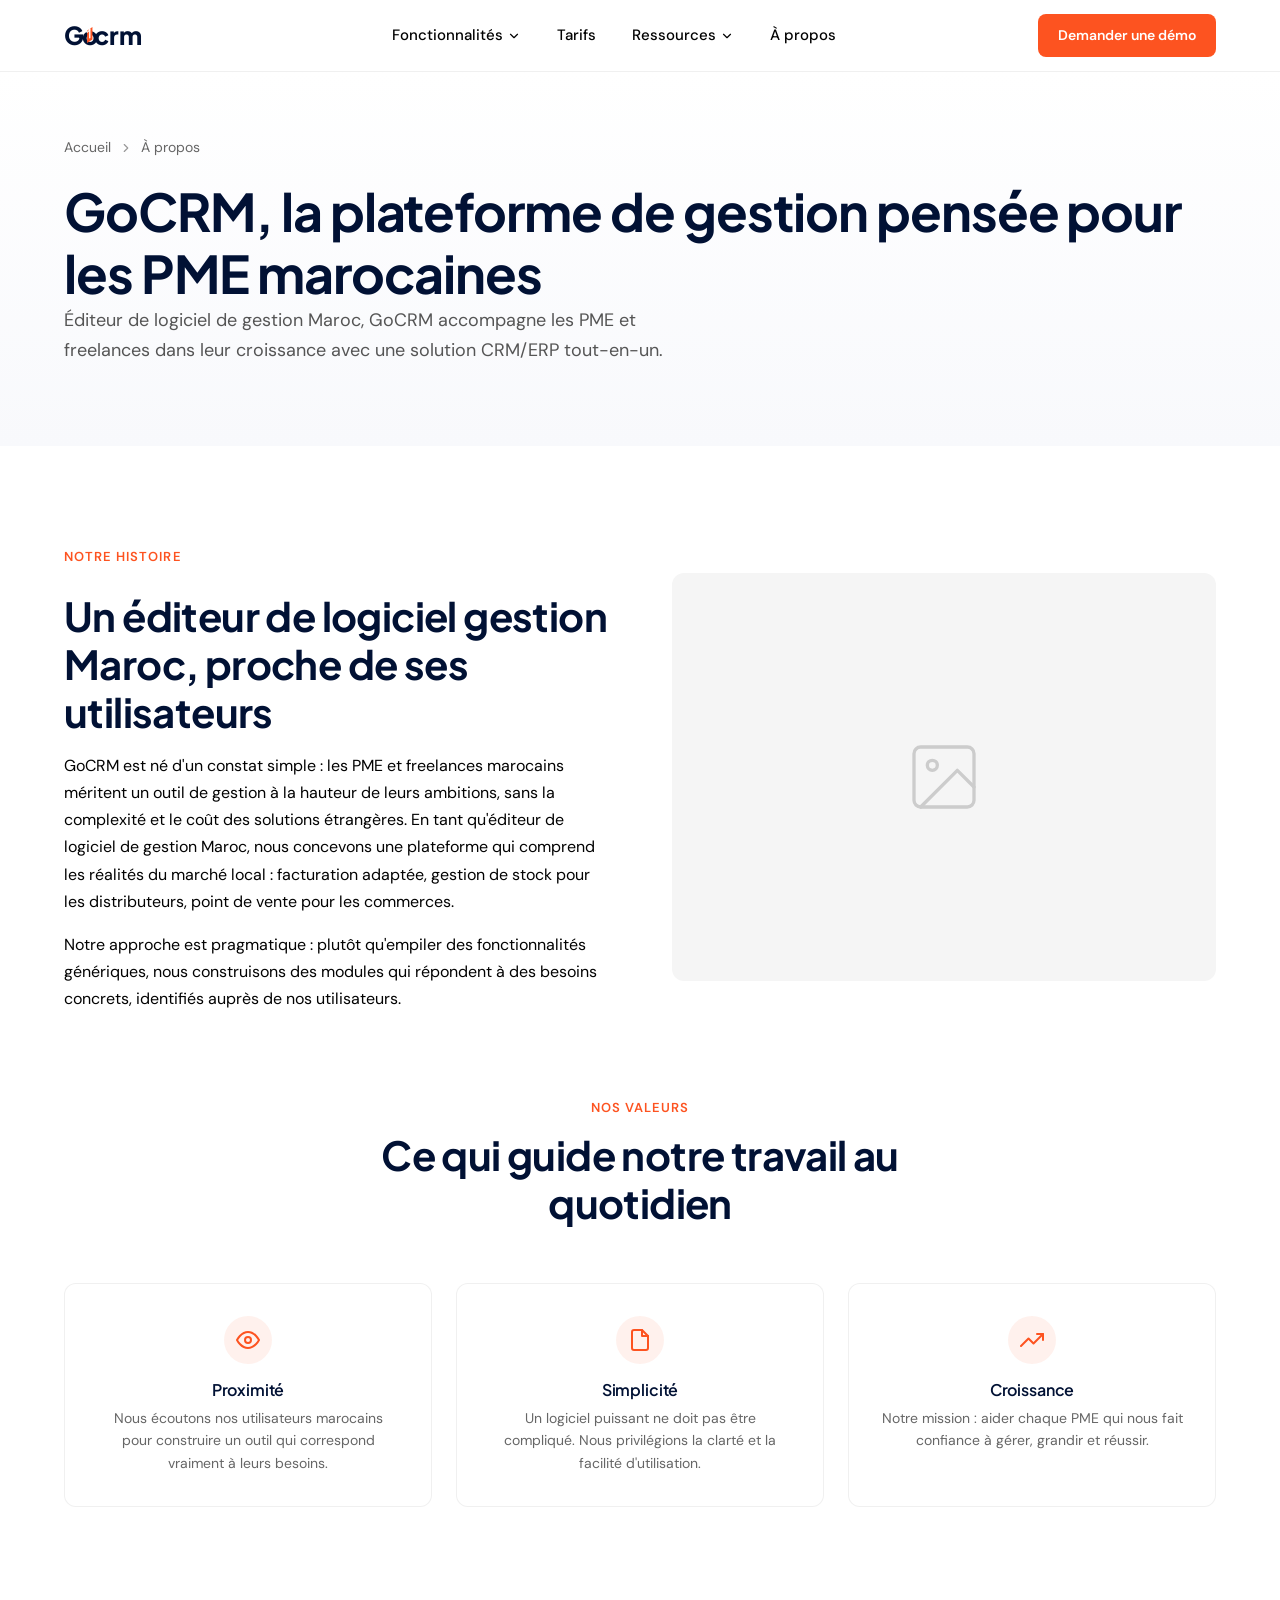
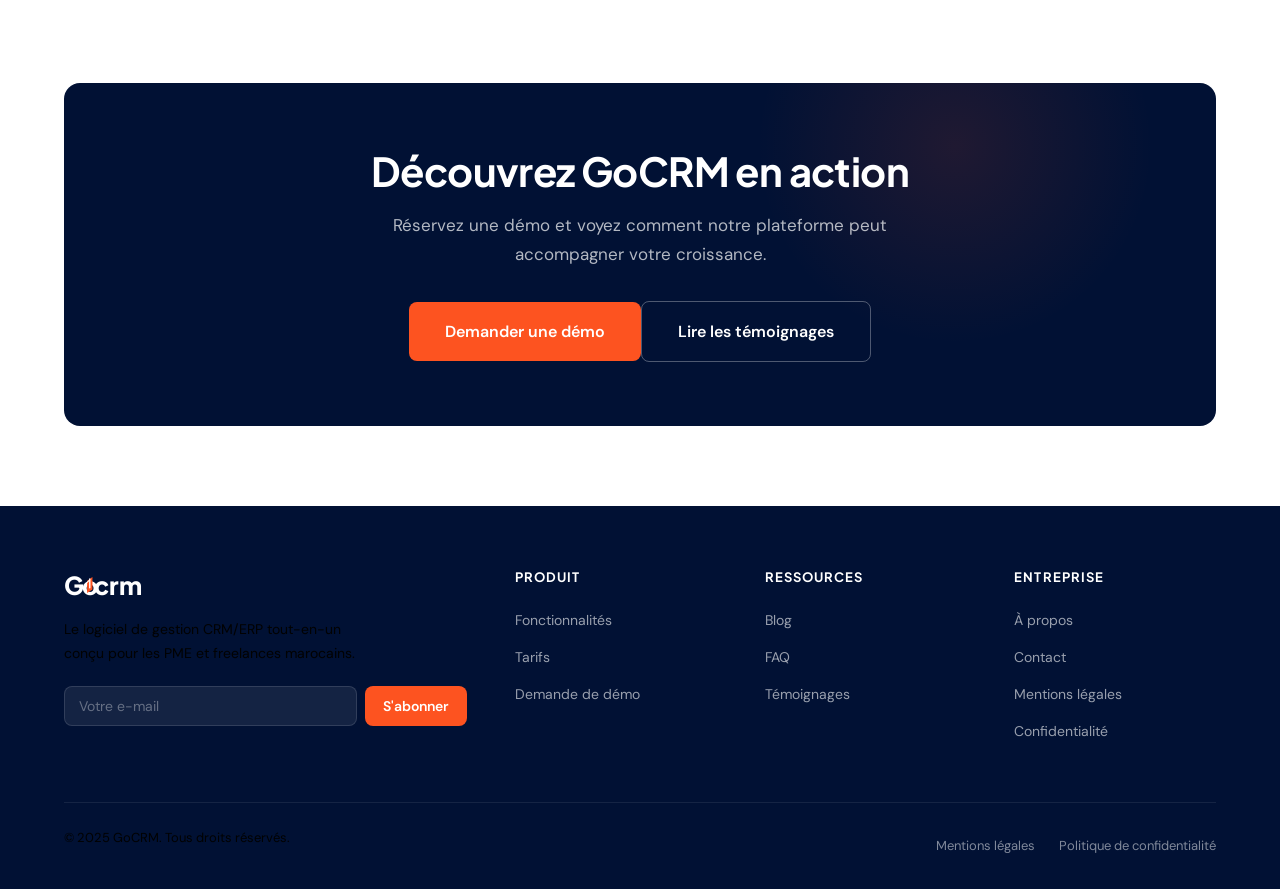
<file: a-propos.html>
<!DOCTYPE html>
<html lang="fr">
<head>
  <meta charset="UTF-8">
  <meta name="viewport" content="width=device-width, initial-scale=1.0">
  <title>À propos de GoCRM | Notre mission pour les PME marocaines</title>
  <meta name="description" content="Découvrez GoCRM, l'éditeur du logiciel de gestion tout-en-un conçu pour accompagner la croissance des PME au Maroc.">
  <link rel="canonical" href="/a-propos">
  <link rel="preconnect" href="https://fonts.googleapis.com">
  <link rel="preconnect" href="https://fonts.gstatic.com" crossorigin>
  <link href="https://fonts.googleapis.com/css2?family=DM+Sans:ital,opsz,wght@0,9..40,300;0,9..40,400;0,9..40,500;0,9..40,600;0,9..40,700;1,9..40,400&family=Plus+Jakarta+Sans:wght@500;600;700;800&display=swap" rel="stylesheet">
  <link rel="stylesheet" href="style.css">
</head>
<body>
  <header class="header"><div class="container header__inner"><a href="index.html" class="header__logo" aria-label="GoCRM Accueil"><svg xmlns="http://www.w3.org/2000/svg" viewBox="0 0 160 36" fill="none" height="32"><text x="0" y="28" font-family="Plus Jakarta Sans, sans-serif" font-weight="800" font-size="28" fill="#011134">G</text><text x="20" y="28" font-family="Plus Jakarta Sans, sans-serif" font-weight="800" font-size="28" fill="#011134">o</text><path d="M26 12 L32 8 L32 22 L26 26 Z" fill="#FD5320"/><path d="M29 10 L29 20" stroke="#fff" stroke-width="1.5" stroke-linecap="round"/><path d="M26 14 L29 11" stroke="#fff" stroke-width="1.2" stroke-linecap="round"/><text x="34" y="28" font-family="Plus Jakarta Sans, sans-serif" font-weight="800" font-size="28" fill="#011134">crm</text></svg></a><nav class="header__nav" aria-label="Navigation principale"><div class="header__nav-item"><a href="fonctionnalites/index.html" class="header__nav-link">Fonctionnalités<svg xmlns="http://www.w3.org/2000/svg" viewBox="0 0 24 24" fill="none" stroke="currentColor" stroke-width="2" stroke-linecap="round" stroke-linejoin="round"><path d="M6 9l6 6 6-6"/></svg></a><div class="mega-menu"><div class="mega-menu__grid"><a href="fonctionnalites/tableau-de-bord.html" class="mega-menu__link"><div class="mega-menu__icon"><svg xmlns="http://www.w3.org/2000/svg" viewBox="0 0 24 24" fill="none" stroke="currentColor" stroke-width="2" stroke-linecap="round" stroke-linejoin="round"><rect x="3" y="3" width="7" height="7"/><rect x="14" y="3" width="7" height="7"/><rect x="3" y="14" width="7" height="7"/><rect x="14" y="14" width="7" height="7"/></svg></div><div class="mega-menu__text"><strong>Tableau de bord</strong><span>Pilotez en temps réel</span></div></a><a href="fonctionnalites/gestion-commerciale.html" class="mega-menu__link"><div class="mega-menu__icon"><svg xmlns="http://www.w3.org/2000/svg" viewBox="0 0 24 24" fill="none" stroke="currentColor" stroke-width="2" stroke-linecap="round" stroke-linejoin="round"><path d="M14 2H6a2 2 0 0 0-2 2v16a2 2 0 0 0 2 2h12a2 2 0 0 0 2-2V8z"/><polyline points="14 2 14 8 20 8"/></svg></div><div class="mega-menu__text"><strong>Gestion commerciale</strong><span>Devis, factures, BC</span></div></a><a href="fonctionnalites/clients-abonnements.html" class="mega-menu__link"><div class="mega-menu__icon"><svg xmlns="http://www.w3.org/2000/svg" viewBox="0 0 24 24" fill="none" stroke="currentColor" stroke-width="2" stroke-linecap="round" stroke-linejoin="round"><path d="M17 21v-2a4 4 0 0 0-4-4H5a4 4 0 0 0-4 4v2"/><circle cx="9" cy="7" r="4"/></svg></div><div class="mega-menu__text"><strong>Clients & abonnements</strong><span>Contrats, récurrent</span></div></a><a href="fonctionnalites/projets-taches.html" class="mega-menu__link"><div class="mega-menu__icon"><svg xmlns="http://www.w3.org/2000/svg" viewBox="0 0 24 24" fill="none" stroke="currentColor" stroke-width="2" stroke-linecap="round" stroke-linejoin="round"><path d="M2 3h6a4 4 0 0 1 4 4v14a3 3 0 0 0-3-3H2z"/><path d="M22 3h-6a4 4 0 0 0-4 4v14a3 3 0 0 1 3-3h7z"/></svg></div><div class="mega-menu__text"><strong>Projets & tâches</strong><span>Suivi et attribution</span></div></a><a href="fonctionnalites/gestion-affiliation.html" class="mega-menu__link"><div class="mega-menu__icon"><svg xmlns="http://www.w3.org/2000/svg" viewBox="0 0 24 24" fill="none" stroke="currentColor" stroke-width="2" stroke-linecap="round" stroke-linejoin="round"><circle cx="12" cy="12" r="10"/><line x1="2" y1="12" x2="22" y2="12"/><path d="M12 2a15.3 15.3 0 0 1 4 10 15.3 15.3 0 0 1-4 10 15.3 15.3 0 0 1-4-10 15.3 15.3 0 0 1 4-10z"/></svg></div><div class="mega-menu__text"><strong>Gestion affiliation</strong><span>Commissions, paiements</span></div></a><a href="fonctionnalites/ventes-omnicanal.html" class="mega-menu__link"><div class="mega-menu__icon"><svg xmlns="http://www.w3.org/2000/svg" viewBox="0 0 24 24" fill="none" stroke="currentColor" stroke-width="2" stroke-linecap="round" stroke-linejoin="round"><rect x="1" y="4" width="22" height="16" rx="2" ry="2"/><line x1="1" y1="10" x2="23" y2="10"/></svg></div><div class="mega-menu__text"><strong>Ventes omnicanal</strong><span>POS, portail client</span></div></a><a href="fonctionnalites/gestion-inventaire.html" class="mega-menu__link"><div class="mega-menu__icon"><svg xmlns="http://www.w3.org/2000/svg" viewBox="0 0 24 24" fill="none" stroke="currentColor" stroke-width="2" stroke-linecap="round" stroke-linejoin="round"><path d="M21 16V8a2 2 0 0 0-1-1.73l-7-4a2 2 0 0 0-2 0l-7 4A2 2 0 0 0 3 8v8a2 2 0 0 0 1 1.73l7 4a2 2 0 0 0 2 0l7-4A2 2 0 0 0 21 16z"/></svg></div><div class="mega-menu__text"><strong>Gestion d'inventaire</strong><span>Stock, dépôts</span></div></a><a href="fonctionnalites/rapports-analytique.html" class="mega-menu__link"><div class="mega-menu__icon"><svg xmlns="http://www.w3.org/2000/svg" viewBox="0 0 24 24" fill="none" stroke="currentColor" stroke-width="2" stroke-linecap="round" stroke-linejoin="round"><line x1="18" y1="20" x2="18" y2="10"/><line x1="12" y1="20" x2="12" y2="4"/><line x1="6" y1="20" x2="6" y2="14"/></svg></div><div class="mega-menu__text"><strong>Rapports & analytique</strong><span>Ventes, dépenses</span></div></a><a href="fonctionnalites/support-prospects.html" class="mega-menu__link" style="grid-column:1/-1"><div class="mega-menu__icon"><svg xmlns="http://www.w3.org/2000/svg" viewBox="0 0 24 24" fill="none" stroke="currentColor" stroke-width="2" stroke-linecap="round" stroke-linejoin="round"><path d="M21 15a2 2 0 0 1-2 2H7l-4 4V5a2 2 0 0 1 2-2h14a2 2 0 0 1 2 2z"/></svg></div><div class="mega-menu__text"><strong>Support & prospects</strong><span>Leads, tickets, devis</span></div></a></div><div class="mega-menu__footer"><a href="fonctionnalites/index.html" class="btn btn--outline btn--sm">Voir toutes les fonctionnalités</a></div></div></div><a href="tarifs.html" class="header__nav-link">Tarifs</a><div class="header__nav-item"><a href="blog/index.html" class="header__nav-link">Ressources<svg xmlns="http://www.w3.org/2000/svg" viewBox="0 0 24 24" fill="none" stroke="currentColor" stroke-width="2" stroke-linecap="round" stroke-linejoin="round"><path d="M6 9l6 6 6-6"/></svg></a><div class="dropdown-menu"><a href="blog/index.html" class="dropdown-menu__link">Blog</a><a href="faq.html" class="dropdown-menu__link">FAQ</a><a href="temoignages.html" class="dropdown-menu__link">Témoignages</a></div></div><a href="a-propos.html" class="header__nav-link">À propos</a></nav><a href="demande-demo.html" class="btn btn--primary btn--sm header__cta">Demander une démo</a><button class="mobile-toggle" aria-label="Menu"><svg xmlns="http://www.w3.org/2000/svg" width="24" height="24" viewBox="0 0 24 24" fill="none" stroke="currentColor" stroke-width="2" stroke-linecap="round" stroke-linejoin="round"><line x1="3" y1="6" x2="21" y2="6"/><line x1="3" y1="12" x2="21" y2="12"/><line x1="3" y1="18" x2="21" y2="18"/></svg></button></div><div class="mobile-menu"><a href="fonctionnalites/index.html" class="mobile-menu__link" data-submenu="mob-func">Fonctionnalités<svg xmlns="http://www.w3.org/2000/svg" viewBox="0 0 24 24" fill="none" stroke="currentColor" stroke-width="2" stroke-linecap="round" stroke-linejoin="round"><path d="M6 9l6 6 6-6"/></svg></a><div class="mobile-submenu" id="mob-func"><a href="fonctionnalites/tableau-de-bord.html" class="mobile-submenu__link">Tableau de bord</a><a href="fonctionnalites/gestion-commerciale.html" class="mobile-submenu__link">Gestion commerciale</a><a href="fonctionnalites/clients-abonnements.html" class="mobile-submenu__link">Clients & abonnements</a><a href="fonctionnalites/projets-taches.html" class="mobile-submenu__link">Projets & tâches</a><a href="fonctionnalites/gestion-affiliation.html" class="mobile-submenu__link">Gestion affiliation</a><a href="fonctionnalites/ventes-omnicanal.html" class="mobile-submenu__link">Ventes omnicanal</a><a href="fonctionnalites/gestion-inventaire.html" class="mobile-submenu__link">Gestion d'inventaire</a><a href="fonctionnalites/rapports-analytique.html" class="mobile-submenu__link">Rapports & analytique</a><a href="fonctionnalites/support-prospects.html" class="mobile-submenu__link">Support & prospects</a></div><a href="tarifs.html" class="mobile-menu__link">Tarifs</a><a href="blog/index.html" class="mobile-menu__link">Blog</a><a href="faq.html" class="mobile-menu__link">FAQ</a><a href="temoignages.html" class="mobile-menu__link">Témoignages</a><a href="a-propos.html" class="mobile-menu__link">À propos</a><a href="contact.html" class="mobile-menu__link">Contact</a><div class="mobile-menu__cta"><a href="demande-demo.html" class="btn btn--primary btn--lg" style="width:100%">Demander une démo</a></div></div></header>

  <main>
    <section class="hero--page">
      <div class="container">
        <div class="hero__breadcrumb"><a href="index.html">Accueil</a><svg xmlns="http://www.w3.org/2000/svg" viewBox="0 0 24 24" fill="none" stroke="currentColor" stroke-width="2" stroke-linecap="round" stroke-linejoin="round"><polyline points="9 18 15 12 9 6"/></svg><span>À propos</span></div>
        <h1>GoCRM, la plateforme de gestion pensée pour les PME marocaines</h1>
        <p class="hero__desc">Éditeur de logiciel de gestion Maroc, GoCRM accompagne les PME et freelances dans leur croissance avec une solution CRM/ERP tout-en-un.</p>
      </div>
    </section>

    <!-- ATTENTION : La mission/vision ci-dessous est un texte générique en attente de validation client.
         Ne pas publier sans avoir confirmé ces éléments avec le client. -->
    <section class="section">
      <div class="container">
        <div class="about__intro">
          <div>
            <span class="section__label">Notre histoire</span>
            <h2 style="margin-top:12px;margin-bottom:16px;">Un éditeur de logiciel gestion Maroc, proche de ses utilisateurs</h2>
            <p>GoCRM est né d'un constat simple : les PME et freelances marocains méritent un outil de gestion à la hauteur de leurs ambitions, sans la complexité et le coût des solutions étrangères. En tant qu'éditeur de logiciel de gestion Maroc, nous concevons une plateforme qui comprend les réalités du marché local : facturation adaptée, gestion de stock pour les distributeurs, point de vente pour les commerces.</p>
            <p style="margin-top:16px;">Notre approche est pragmatique : plutôt qu'empiler des fonctionnalités génériques, nous construisons des modules qui répondent à des besoins concrets, identifiés auprès de nos utilisateurs.</p>
          </div>
          <div class="about__visual">
            <svg xmlns="http://www.w3.org/2000/svg" viewBox="0 0 24 24" fill="none" stroke="currentColor" stroke-width="1" stroke-linecap="round" stroke-linejoin="round"><rect x="3" y="3" width="18" height="18" rx="2" ry="2"/><circle cx="8.5" cy="8.5" r="1.5"/><polyline points="21 15 16 10 5 21"/></svg>
          </div>
        </div>

        <!-- ATTENTION : Mission et valeurs à confirmer avec le client -->
        <div class="section__header section__header--center">
          <span class="section__label">Nos valeurs</span>
          <h2 class="section__title">Ce qui guide notre travail au quotidien</h2>
        </div>
        <div class="about__values">
          <div class="about-value">
            <div class="about-value__icon"><svg xmlns="http://www.w3.org/2000/svg" viewBox="0 0 24 24" fill="none" stroke="currentColor" stroke-width="2" stroke-linecap="round" stroke-linejoin="round"><path d="M1 12s4-8 11-8 11 8 11 8-4 8-11 8-11-8-11-8z"/><circle cx="12" cy="12" r="3"/></svg></div>
            <h3 class="about-value__title">Proximité</h3>
            <p class="about-value__text">Nous écoutons nos utilisateurs marocains pour construire un outil qui correspond vraiment à leurs besoins.</p>
          </div>
          <div class="about-value">
            <div class="about-value__icon"><svg xmlns="http://www.w3.org/2000/svg" viewBox="0 0 24 24" fill="none" stroke="currentColor" stroke-width="2" stroke-linecap="round" stroke-linejoin="round"><path d="M14 2H6a2 2 0 0 0-2 2v16a2 2 0 0 0 2 2h12a2 2 0 0 0 2-2V8z"/><polyline points="14 2 14 8 20 8"/></svg></div>
            <h3 class="about-value__title">Simplicité</h3>
            <p class="about-value__text">Un logiciel puissant ne doit pas être compliqué. Nous privilégions la clarté et la facilité d'utilisation.</p>
          </div>
          <div class="about-value">
            <div class="about-value__icon"><svg xmlns="http://www.w3.org/2000/svg" viewBox="0 0 24 24" fill="none" stroke="currentColor" stroke-width="2" stroke-linecap="round" stroke-linejoin="round"><polyline points="23 6 13.5 15.5 8.5 10.5 1 18"/><polyline points="17 6 23 6 23 12"/></svg></div>
            <h3 class="about-value__title">Croissance</h3>
            <p class="about-value__text">Notre mission : aider chaque PME qui nous fait confiance à gérer, grandir et réussir.</p>
          </div>
        </div>
      </div>
    </section>

    <section class="cta-banner section"><div class="container"><div class="cta-banner__inner"><h2 class="cta-banner__title">Découvrez GoCRM en action</h2><p class="cta-banner__desc">Réservez une démo et voyez comment notre plateforme peut accompagner votre croissance.</p><div class="cta-banner__actions"><a href="demande-demo.html" class="btn btn--primary btn--lg">Demander une démo</a><a href="temoignages.html" class="btn btn--outline-white btn--lg">Lire les témoignages</a></div></div></div></section>
  </main>

  <footer class="footer"><div class="container"><div class="footer__grid"><div><a href="index.html" class="header__logo" aria-label="GoCRM Accueil"><svg xmlns="http://www.w3.org/2000/svg" viewBox="0 0 160 36" fill="none" height="28"><text x="0" y="28" font-family="Plus Jakarta Sans, sans-serif" font-weight="800" font-size="28" fill="#fff">G</text><text x="20" y="28" font-family="Plus Jakarta Sans, sans-serif" font-weight="800" font-size="28" fill="#fff">o</text><path d="M26 12 L32 8 L32 22 L26 26 Z" fill="#FD5320"/><path d="M29 10 L29 20" stroke="#fff" stroke-width="1.5" stroke-linecap="round"/><path d="M26 14 L29 11" stroke="#fff" stroke-width="1.2" stroke-linecap="round"/><text x="34" y="28" font-family="Plus Jakarta Sans, sans-serif" font-weight="800" font-size="28" fill="#fff">crm</text></svg></a><p class="footer__brand-desc">Le logiciel de gestion CRM/ERP tout-en-un conçu pour les PME et freelances marocains.</p><div class="newsletter"><form class="newsletter__form"><input type="email" class="newsletter__input" placeholder="Votre e-mail" aria-label="Adresse e-mail pour la newsletter"><button type="submit" class="newsletter__btn">S'abonner</button></form></div></div><div><h4 class="footer__heading">Produit</h4><ul class="footer__links"><li><a href="fonctionnalites/index.html">Fonctionnalités</a></li><li><a href="tarifs.html">Tarifs</a></li><li><a href="demande-demo.html">Demande de démo</a></li></ul></div><div><h4 class="footer__heading">Ressources</h4><ul class="footer__links"><li><a href="blog/index.html">Blog</a></li><li><a href="faq.html">FAQ</a></li><li><a href="temoignages.html">Témoignages</a></li></ul></div><div><h4 class="footer__heading">Entreprise</h4><ul class="footer__links"><li><a href="a-propos.html">À propos</a></li><li><a href="contact.html">Contact</a></li><li><a href="mentions-legales.html">Mentions légales</a></li><li><a href="politique-de-confidentialite.html">Confidentialité</a></li></ul></div></div><div class="footer__bottom"><p>&copy; 2025 GoCRM. Tous droits réservés.</p><div class="footer__legal"><a href="mentions-legales.html">Mentions légales</a><a href="politique-de-confidentialite.html">Politique de confidentialité</a></div></div></div></footer>
  <script src="script.js"></script>
</body>
</html>
</file>
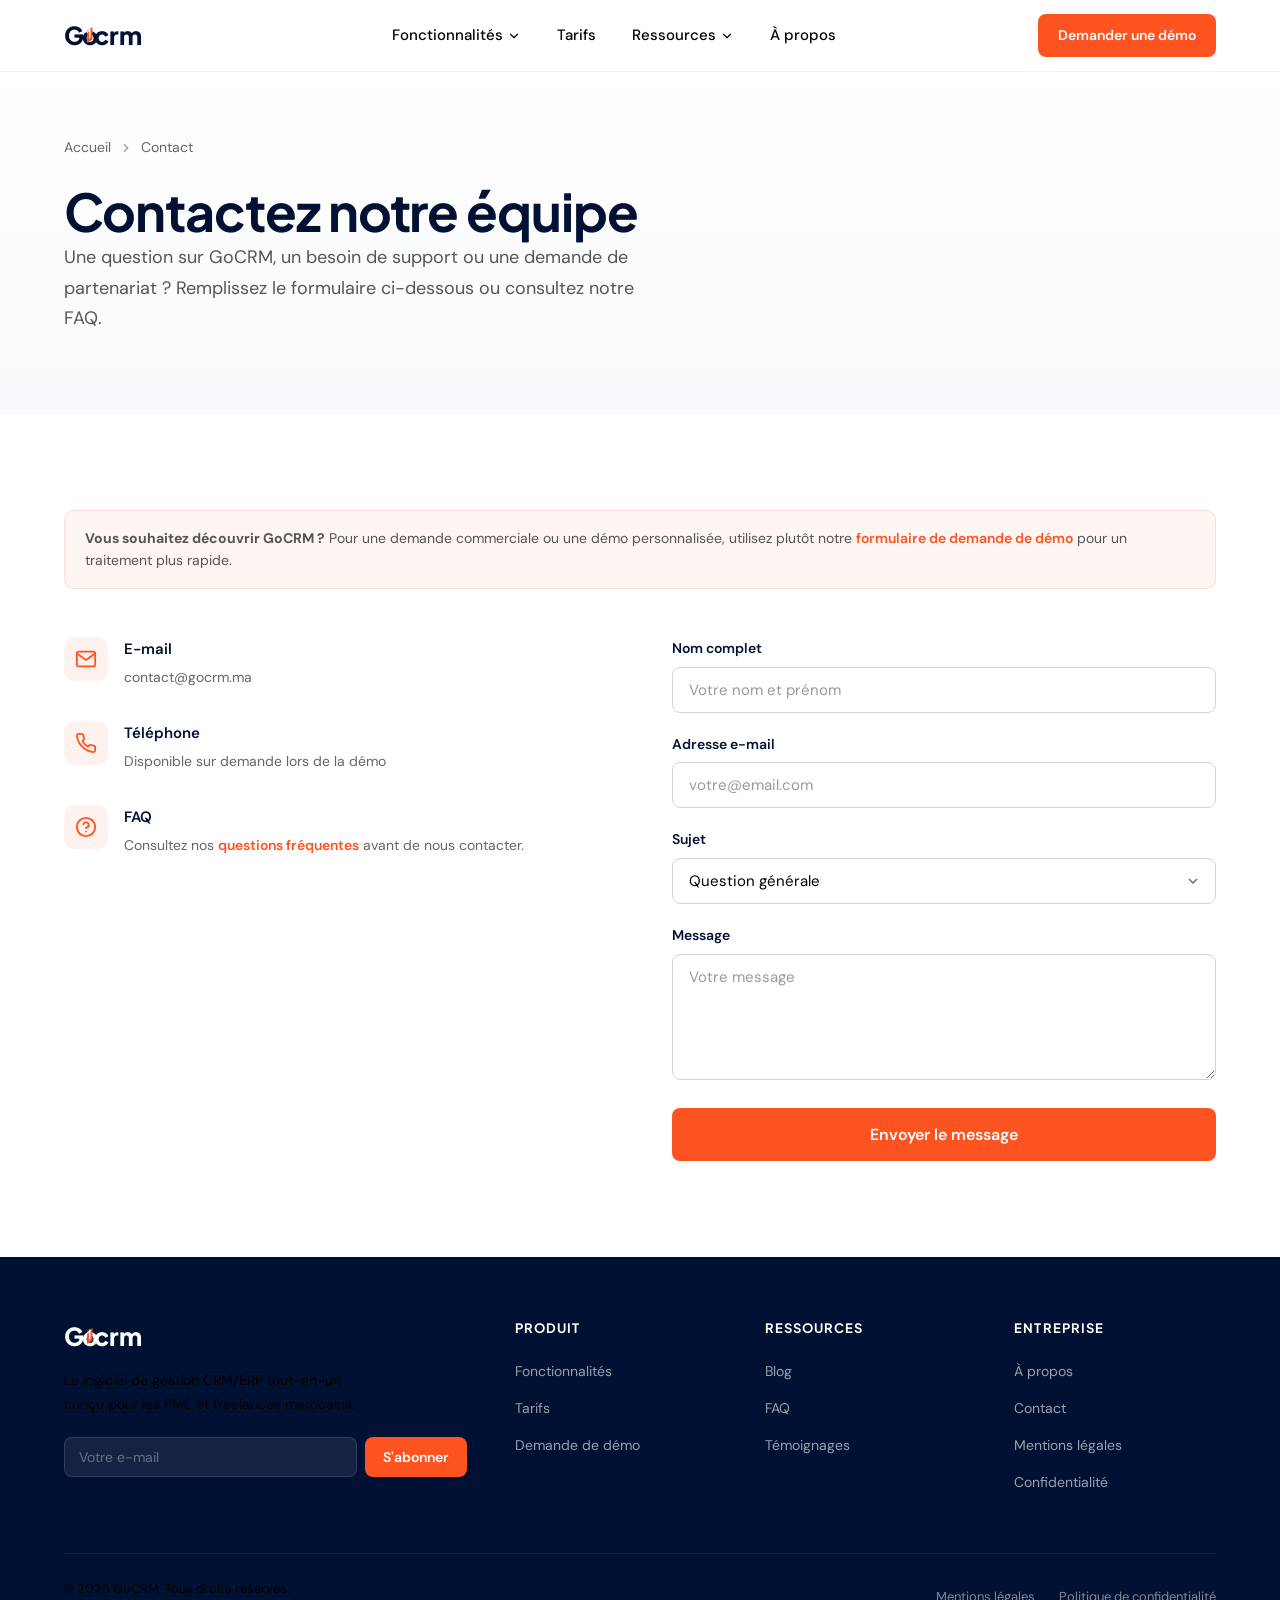
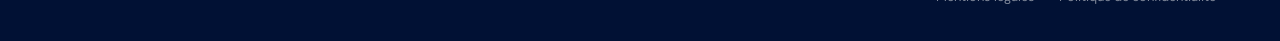
<file: contact.html>
<!DOCTYPE html>
<html lang="fr">
<head>
  <meta charset="UTF-8">
  <meta name="viewport" content="width=device-width, initial-scale=1.0">
  <title>Contactez GoCRM | Une question, une demande</title>
  <meta name="description" content="Une question sur GoCRM ? Contactez notre équipe pour toute demande commerciale, support ou partenariat.">
  <link rel="canonical" href="/contact">
  <link rel="preconnect" href="https://fonts.googleapis.com">
  <link rel="preconnect" href="https://fonts.gstatic.com" crossorigin>
  <link href="https://fonts.googleapis.com/css2?family=DM+Sans:ital,opsz,wght@0,9..40,300;0,9..40,400;0,9..40,500;0,9..40,600;0,9..40,700;1,9..40,400&family=Plus+Jakarta+Sans:wght@500;600;700;800&display=swap" rel="stylesheet">
  <link rel="stylesheet" href="style.css">
</head>
<body>
  <header class="header"><div class="container header__inner"><a href="index.html" class="header__logo" aria-label="GoCRM Accueil"><svg xmlns="http://www.w3.org/2000/svg" viewBox="0 0 160 36" fill="none" height="32"><text x="0" y="28" font-family="Plus Jakarta Sans, sans-serif" font-weight="800" font-size="28" fill="#011134">G</text><text x="20" y="28" font-family="Plus Jakarta Sans, sans-serif" font-weight="800" font-size="28" fill="#011134">o</text><path d="M26 12 L32 8 L32 22 L26 26 Z" fill="#FD5320"/><path d="M29 10 L29 20" stroke="#fff" stroke-width="1.5" stroke-linecap="round"/><path d="M26 14 L29 11" stroke="#fff" stroke-width="1.2" stroke-linecap="round"/><text x="34" y="28" font-family="Plus Jakarta Sans, sans-serif" font-weight="800" font-size="28" fill="#011134">crm</text></svg></a><nav class="header__nav" aria-label="Navigation principale"><div class="header__nav-item"><a href="fonctionnalites/index.html" class="header__nav-link">Fonctionnalités<svg xmlns="http://www.w3.org/2000/svg" viewBox="0 0 24 24" fill="none" stroke="currentColor" stroke-width="2" stroke-linecap="round" stroke-linejoin="round"><path d="M6 9l6 6 6-6"/></svg></a><div class="mega-menu"><div class="mega-menu__grid"><a href="fonctionnalites/tableau-de-bord.html" class="mega-menu__link"><div class="mega-menu__icon"><svg xmlns="http://www.w3.org/2000/svg" viewBox="0 0 24 24" fill="none" stroke="currentColor" stroke-width="2" stroke-linecap="round" stroke-linejoin="round"><rect x="3" y="3" width="7" height="7"/><rect x="14" y="3" width="7" height="7"/><rect x="3" y="14" width="7" height="7"/><rect x="14" y="14" width="7" height="7"/></svg></div><div class="mega-menu__text"><strong>Tableau de bord</strong><span>Pilotez en temps réel</span></div></a><a href="fonctionnalites/gestion-commerciale.html" class="mega-menu__link"><div class="mega-menu__icon"><svg xmlns="http://www.w3.org/2000/svg" viewBox="0 0 24 24" fill="none" stroke="currentColor" stroke-width="2" stroke-linecap="round" stroke-linejoin="round"><path d="M14 2H6a2 2 0 0 0-2 2v16a2 2 0 0 0 2 2h12a2 2 0 0 0 2-2V8z"/><polyline points="14 2 14 8 20 8"/></svg></div><div class="mega-menu__text"><strong>Gestion commerciale</strong><span>Devis, factures, BC</span></div></a><a href="fonctionnalites/clients-abonnements.html" class="mega-menu__link"><div class="mega-menu__icon"><svg xmlns="http://www.w3.org/2000/svg" viewBox="0 0 24 24" fill="none" stroke="currentColor" stroke-width="2" stroke-linecap="round" stroke-linejoin="round"><path d="M17 21v-2a4 4 0 0 0-4-4H5a4 4 0 0 0-4 4v2"/><circle cx="9" cy="7" r="4"/></svg></div><div class="mega-menu__text"><strong>Clients & abonnements</strong><span>Contrats, récurrent</span></div></a><a href="fonctionnalites/projets-taches.html" class="mega-menu__link"><div class="mega-menu__icon"><svg xmlns="http://www.w3.org/2000/svg" viewBox="0 0 24 24" fill="none" stroke="currentColor" stroke-width="2" stroke-linecap="round" stroke-linejoin="round"><path d="M2 3h6a4 4 0 0 1 4 4v14a3 3 0 0 0-3-3H2z"/><path d="M22 3h-6a4 4 0 0 0-4 4v14a3 3 0 0 1 3-3h7z"/></svg></div><div class="mega-menu__text"><strong>Projets & tâches</strong><span>Suivi et attribution</span></div></a><a href="fonctionnalites/gestion-affiliation.html" class="mega-menu__link"><div class="mega-menu__icon"><svg xmlns="http://www.w3.org/2000/svg" viewBox="0 0 24 24" fill="none" stroke="currentColor" stroke-width="2" stroke-linecap="round" stroke-linejoin="round"><circle cx="12" cy="12" r="10"/><line x1="2" y1="12" x2="22" y2="12"/><path d="M12 2a15.3 15.3 0 0 1 4 10 15.3 15.3 0 0 1-4 10 15.3 15.3 0 0 1-4-10 15.3 15.3 0 0 1 4-10z"/></svg></div><div class="mega-menu__text"><strong>Gestion affiliation</strong><span>Commissions, paiements</span></div></a><a href="fonctionnalites/ventes-omnicanal.html" class="mega-menu__link"><div class="mega-menu__icon"><svg xmlns="http://www.w3.org/2000/svg" viewBox="0 0 24 24" fill="none" stroke="currentColor" stroke-width="2" stroke-linecap="round" stroke-linejoin="round"><rect x="1" y="4" width="22" height="16" rx="2" ry="2"/><line x1="1" y1="10" x2="23" y2="10"/></svg></div><div class="mega-menu__text"><strong>Ventes omnicanal</strong><span>POS, portail client</span></div></a><a href="fonctionnalites/gestion-inventaire.html" class="mega-menu__link"><div class="mega-menu__icon"><svg xmlns="http://www.w3.org/2000/svg" viewBox="0 0 24 24" fill="none" stroke="currentColor" stroke-width="2" stroke-linecap="round" stroke-linejoin="round"><path d="M21 16V8a2 2 0 0 0-1-1.73l-7-4a2 2 0 0 0-2 0l-7 4A2 2 0 0 0 3 8v8a2 2 0 0 0 1 1.73l7 4a2 2 0 0 0 2 0l7-4A2 2 0 0 0 21 16z"/></svg></div><div class="mega-menu__text"><strong>Gestion d'inventaire</strong><span>Stock, dépôts</span></div></a><a href="fonctionnalites/rapports-analytique.html" class="mega-menu__link"><div class="mega-menu__icon"><svg xmlns="http://www.w3.org/2000/svg" viewBox="0 0 24 24" fill="none" stroke="currentColor" stroke-width="2" stroke-linecap="round" stroke-linejoin="round"><line x1="18" y1="20" x2="18" y2="10"/><line x1="12" y1="20" x2="12" y2="4"/><line x1="6" y1="20" x2="6" y2="14"/></svg></div><div class="mega-menu__text"><strong>Rapports & analytique</strong><span>Ventes, dépenses</span></div></a><a href="fonctionnalites/support-prospects.html" class="mega-menu__link" style="grid-column:1/-1"><div class="mega-menu__icon"><svg xmlns="http://www.w3.org/2000/svg" viewBox="0 0 24 24" fill="none" stroke="currentColor" stroke-width="2" stroke-linecap="round" stroke-linejoin="round"><path d="M21 15a2 2 0 0 1-2 2H7l-4 4V5a2 2 0 0 1 2-2h14a2 2 0 0 1 2 2z"/></svg></div><div class="mega-menu__text"><strong>Support & prospects</strong><span>Leads, tickets, devis</span></div></a></div><div class="mega-menu__footer"><a href="fonctionnalites/index.html" class="btn btn--outline btn--sm">Voir toutes les fonctionnalités</a></div></div></div><a href="tarifs.html" class="header__nav-link">Tarifs</a><div class="header__nav-item"><a href="blog/index.html" class="header__nav-link">Ressources<svg xmlns="http://www.w3.org/2000/svg" viewBox="0 0 24 24" fill="none" stroke="currentColor" stroke-width="2" stroke-linecap="round" stroke-linejoin="round"><path d="M6 9l6 6 6-6"/></svg></a><div class="dropdown-menu"><a href="blog/index.html" class="dropdown-menu__link">Blog</a><a href="faq.html" class="dropdown-menu__link">FAQ</a><a href="temoignages.html" class="dropdown-menu__link">Témoignages</a></div></div><a href="a-propos.html" class="header__nav-link">À propos</a></nav><a href="demande-demo.html" class="btn btn--primary btn--sm header__cta">Demander une démo</a><button class="mobile-toggle" aria-label="Menu"><svg xmlns="http://www.w3.org/2000/svg" width="24" height="24" viewBox="0 0 24 24" fill="none" stroke="currentColor" stroke-width="2" stroke-linecap="round" stroke-linejoin="round"><line x1="3" y1="6" x2="21" y2="6"/><line x1="3" y1="12" x2="21" y2="12"/><line x1="3" y1="18" x2="21" y2="18"/></svg></button></div><div class="mobile-menu"><a href="fonctionnalites/index.html" class="mobile-menu__link" data-submenu="mob-func">Fonctionnalités<svg xmlns="http://www.w3.org/2000/svg" viewBox="0 0 24 24" fill="none" stroke="currentColor" stroke-width="2" stroke-linecap="round" stroke-linejoin="round"><path d="M6 9l6 6 6-6"/></svg></a><div class="mobile-submenu" id="mob-func"><a href="fonctionnalites/tableau-de-bord.html" class="mobile-submenu__link">Tableau de bord</a><a href="fonctionnalites/gestion-commerciale.html" class="mobile-submenu__link">Gestion commerciale</a><a href="fonctionnalites/clients-abonnements.html" class="mobile-submenu__link">Clients & abonnements</a><a href="fonctionnalites/projets-taches.html" class="mobile-submenu__link">Projets & tâches</a><a href="fonctionnalites/gestion-affiliation.html" class="mobile-submenu__link">Gestion affiliation</a><a href="fonctionnalites/ventes-omnicanal.html" class="mobile-submenu__link">Ventes omnicanal</a><a href="fonctionnalites/gestion-inventaire.html" class="mobile-submenu__link">Gestion d'inventaire</a><a href="fonctionnalites/rapports-analytique.html" class="mobile-submenu__link">Rapports & analytique</a><a href="fonctionnalites/support-prospects.html" class="mobile-submenu__link">Support & prospects</a></div><a href="tarifs.html" class="mobile-menu__link">Tarifs</a><a href="blog/index.html" class="mobile-menu__link">Blog</a><a href="faq.html" class="mobile-menu__link">FAQ</a><a href="temoignages.html" class="mobile-menu__link">Témoignages</a><a href="a-propos.html" class="mobile-menu__link">À propos</a><a href="contact.html" class="mobile-menu__link">Contact</a><div class="mobile-menu__cta"><a href="demande-demo.html" class="btn btn--primary btn--lg" style="width:100%">Demander une démo</a></div></div></header>

  <main>
    <section class="hero--page">
      <div class="container">
        <div class="hero__breadcrumb"><a href="index.html">Accueil</a><svg xmlns="http://www.w3.org/2000/svg" viewBox="0 0 24 24" fill="none" stroke="currentColor" stroke-width="2" stroke-linecap="round" stroke-linejoin="round"><polyline points="9 18 15 12 9 6"/></svg><span>Contact</span></div>
        <h1>Contactez notre équipe</h1>
        <p class="hero__desc">Une question sur GoCRM, un besoin de support ou une demande de partenariat ? Remplissez le formulaire ci-dessous ou consultez notre FAQ.</p>
      </div>
    </section>

    <section class="section">
      <div class="container">
        <div class="contact__redirect">
          <strong>Vous souhaitez découvrir GoCRM ?</strong> Pour une demande commerciale ou une démo personnalisée, utilisez plutôt notre <a href="demande-demo.html">formulaire de demande de démo</a> pour un traitement plus rapide.
        </div>

        <div class="contact__grid mt-48">
          <div class="contact__info">
            <div class="contact__info-item">
              <div class="contact__info-icon"><svg xmlns="http://www.w3.org/2000/svg" viewBox="0 0 24 24" fill="none" stroke="currentColor" stroke-width="2" stroke-linecap="round" stroke-linejoin="round"><path d="M4 4h16c1.1 0 2 .9 2 2v12c0 1.1-.9 2-2 2H4c-1.1 0-2-.9-2-2V6c0-1.1.9-2 2-2z"/><polyline points="22,6 12,13 2,6"/></svg></div>
              <div><p class="contact__info-label">E-mail</p><p class="contact__info-text">contact@gocrm.ma</p></div>
            </div>
            <div class="contact__info-item">
              <div class="contact__info-icon"><svg xmlns="http://www.w3.org/2000/svg" viewBox="0 0 24 24" fill="none" stroke="currentColor" stroke-width="2" stroke-linecap="round" stroke-linejoin="round"><path d="M22 16.92v3a2 2 0 0 1-2.18 2 19.79 19.79 0 0 1-8.63-3.07 19.5 19.5 0 0 1-6-6 19.79 19.79 0 0 1-3.07-8.67A2 2 0 0 1 4.11 2h3a2 2 0 0 1 2 1.72 12.84 12.84 0 0 0 .7 2.81 2 2 0 0 1-.45 2.11L8.09 9.91a16 16 0 0 0 6 6l1.27-1.27a2 2 0 0 1 2.11-.45 12.84 12.84 0 0 0 2.81.7A2 2 0 0 1 22 16.92z"/></svg></div>
              <div><p class="contact__info-label">Téléphone</p><p class="contact__info-text">Disponible sur demande lors de la démo</p></div>
            </div>
            <div class="contact__info-item">
              <div class="contact__info-icon"><svg xmlns="http://www.w3.org/2000/svg" viewBox="0 0 24 24" fill="none" stroke="currentColor" stroke-width="2" stroke-linecap="round" stroke-linejoin="round"><circle cx="12" cy="12" r="10"/><path d="M9.09 9a3 3 0 0 1 5.83 1c0 2-3 3-3 3"/><line x1="12" y1="17" x2="12.01" y2="17"/></svg></div>
              <div><p class="contact__info-label">FAQ</p><p class="contact__info-text">Consultez nos <a href="faq.html" style="color:#FD5320;font-weight:600;">questions fréquentes</a> avant de nous contacter.</p></div>
            </div>
          </div>

          <div>
            <form data-validate>
              <div class="form-group" data-required>
                <label class="form-label" for="contact-nom">Nom complet</label>
                <input type="text" id="contact-nom" class="form-input" placeholder="Votre nom et prénom" required>
                <p class="form-error"></p>
              </div>
              <div class="form-group" data-required>
                <label class="form-label" for="contact-email">Adresse e-mail</label>
                <input type="email" id="contact-email" class="form-input" placeholder="votre@email.com" required>
                <p class="form-error"></p>
              </div>
              <div class="form-group">
                <label class="form-label" for="contact-sujet">Sujet</label>
                <select id="contact-sujet" class="form-select">
                  <option value="general">Question générale</option>
                  <option value="support">Support technique</option>
                  <option value="partenariat">Partenariat</option>
                  <option value="presse">Presse</option>
                  <option value="autre">Autre</option>
                </select>
              </div>
              <div class="form-group" data-required>
                <label class="form-label" for="contact-message">Message</label>
                <textarea id="contact-message" class="form-textarea" placeholder="Votre message" rows="5" required></textarea>
                <p class="form-error"></p>
              </div>
              <button type="submit" class="btn btn--primary btn--lg" style="width:100%;">Envoyer le message</button>
            </form>
            <div class="form-success">
              <div class="form-success__icon"><svg xmlns="http://www.w3.org/2000/svg" viewBox="0 0 24 24" fill="none" stroke="currentColor" stroke-width="2.5" stroke-linecap="round" stroke-linejoin="round"><polyline points="20 6 9 17 4 12"/></svg></div>
              <h3 class="form-success__title">Message envoyé</h3>
              <p class="form-success__text">Merci pour votre message. Notre équipe vous répondra dans les plus brefs délais.</p>
            </div>
          </div>
        </div>
      </div>
    </section>
  </main>

  <footer class="footer"><div class="container"><div class="footer__grid"><div><a href="index.html" class="header__logo" aria-label="GoCRM Accueil"><svg xmlns="http://www.w3.org/2000/svg" viewBox="0 0 160 36" fill="none" height="28"><text x="0" y="28" font-family="Plus Jakarta Sans, sans-serif" font-weight="800" font-size="28" fill="#fff">G</text><text x="20" y="28" font-family="Plus Jakarta Sans, sans-serif" font-weight="800" font-size="28" fill="#fff">o</text><path d="M26 12 L32 8 L32 22 L26 26 Z" fill="#FD5320"/><path d="M29 10 L29 20" stroke="#fff" stroke-width="1.5" stroke-linecap="round"/><path d="M26 14 L29 11" stroke="#fff" stroke-width="1.2" stroke-linecap="round"/><text x="34" y="28" font-family="Plus Jakarta Sans, sans-serif" font-weight="800" font-size="28" fill="#fff">crm</text></svg></a><p class="footer__brand-desc">Le logiciel de gestion CRM/ERP tout-en-un conçu pour les PME et freelances marocains.</p><div class="newsletter"><form class="newsletter__form"><input type="email" class="newsletter__input" placeholder="Votre e-mail" aria-label="Adresse e-mail pour la newsletter"><button type="submit" class="newsletter__btn">S'abonner</button></form></div></div><div><h4 class="footer__heading">Produit</h4><ul class="footer__links"><li><a href="fonctionnalites/index.html">Fonctionnalités</a></li><li><a href="tarifs.html">Tarifs</a></li><li><a href="demande-demo.html">Demande de démo</a></li></ul></div><div><h4 class="footer__heading">Ressources</h4><ul class="footer__links"><li><a href="blog/index.html">Blog</a></li><li><a href="faq.html">FAQ</a></li><li><a href="temoignages.html">Témoignages</a></li></ul></div><div><h4 class="footer__heading">Entreprise</h4><ul class="footer__links"><li><a href="a-propos.html">À propos</a></li><li><a href="contact.html">Contact</a></li><li><a href="mentions-legales.html">Mentions légales</a></li><li><a href="politique-de-confidentialite.html">Confidentialité</a></li></ul></div></div><div class="footer__bottom"><p>&copy; 2025 GoCRM. Tous droits réservés.</p><div class="footer__legal"><a href="mentions-legales.html">Mentions légales</a><a href="politique-de-confidentialite.html">Politique de confidentialité</a></div></div></div></footer>
  <script src="script.js"></script>
</body>
</html>
</file>
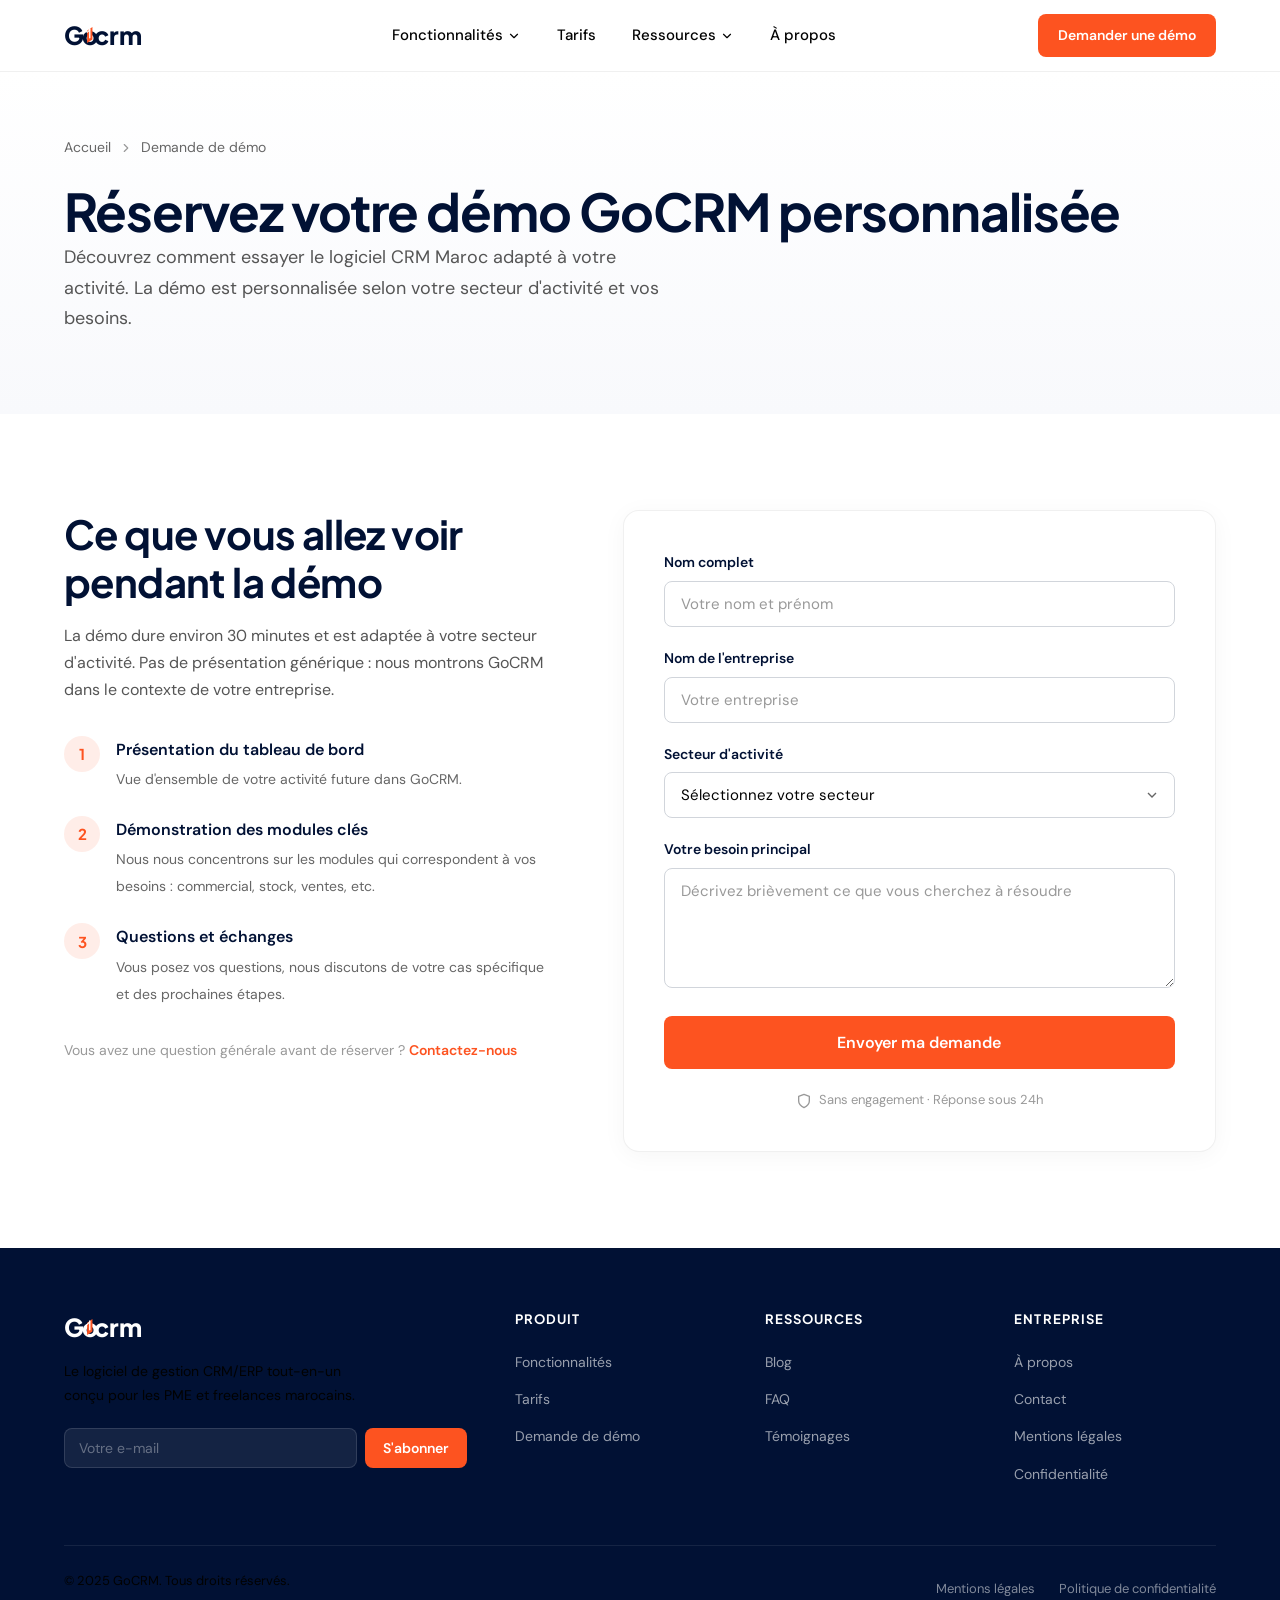
<file: demande-demo.html>
<!DOCTYPE html>
<html lang="fr">
<head>
  <meta charset="UTF-8">
  <meta name="viewport" content="width=device-width, initial-scale=1.0">
  <title>Demander une démo GoCRM | Découvrez la plateforme en direct</title>
  <meta name="description" content="Réservez une démo personnalisée de GoCRM et découvrez comment centraliser la gestion de votre entreprise en 30 minutes.">
  <link rel="canonical" href="/demande-demo">
  <link rel="preconnect" href="https://fonts.googleapis.com">
  <link rel="preconnect" href="https://fonts.gstatic.com" crossorigin>
  <link href="https://fonts.googleapis.com/css2?family=DM+Sans:ital,opsz,wght@0,9..40,300;0,9..40,400;0,9..40,500;0,9..40,600;0,9..40,700;1,9..40,400&family=Plus+Jakarta+Sans:wght@500;600;700;800&display=swap" rel="stylesheet">
  <link rel="stylesheet" href="style.css">
</head>
<body>
  <header class="header"><div class="container header__inner"><a href="index.html" class="header__logo" aria-label="GoCRM Accueil"><svg xmlns="http://www.w3.org/2000/svg" viewBox="0 0 160 36" fill="none" height="32"><text x="0" y="28" font-family="Plus Jakarta Sans, sans-serif" font-weight="800" font-size="28" fill="#011134">G</text><text x="20" y="28" font-family="Plus Jakarta Sans, sans-serif" font-weight="800" font-size="28" fill="#011134">o</text><path d="M26 12 L32 8 L32 22 L26 26 Z" fill="#FD5320"/><path d="M29 10 L29 20" stroke="#fff" stroke-width="1.5" stroke-linecap="round"/><path d="M26 14 L29 11" stroke="#fff" stroke-width="1.2" stroke-linecap="round"/><text x="34" y="28" font-family="Plus Jakarta Sans, sans-serif" font-weight="800" font-size="28" fill="#011134">crm</text></svg></a><nav class="header__nav" aria-label="Navigation principale"><div class="header__nav-item"><a href="fonctionnalites/index.html" class="header__nav-link">Fonctionnalités<svg xmlns="http://www.w3.org/2000/svg" viewBox="0 0 24 24" fill="none" stroke="currentColor" stroke-width="2" stroke-linecap="round" stroke-linejoin="round"><path d="M6 9l6 6 6-6"/></svg></a><div class="mega-menu"><div class="mega-menu__grid"><a href="fonctionnalites/tableau-de-bord.html" class="mega-menu__link"><div class="mega-menu__icon"><svg xmlns="http://www.w3.org/2000/svg" viewBox="0 0 24 24" fill="none" stroke="currentColor" stroke-width="2" stroke-linecap="round" stroke-linejoin="round"><rect x="3" y="3" width="7" height="7"/><rect x="14" y="3" width="7" height="7"/><rect x="3" y="14" width="7" height="7"/><rect x="14" y="14" width="7" height="7"/></svg></div><div class="mega-menu__text"><strong>Tableau de bord</strong><span>Pilotez en temps réel</span></div></a><a href="fonctionnalites/gestion-commerciale.html" class="mega-menu__link"><div class="mega-menu__icon"><svg xmlns="http://www.w3.org/2000/svg" viewBox="0 0 24 24" fill="none" stroke="currentColor" stroke-width="2" stroke-linecap="round" stroke-linejoin="round"><path d="M14 2H6a2 2 0 0 0-2 2v16a2 2 0 0 0 2 2h12a2 2 0 0 0 2-2V8z"/><polyline points="14 2 14 8 20 8"/></svg></div><div class="mega-menu__text"><strong>Gestion commerciale</strong><span>Devis, factures, BC</span></div></a><a href="fonctionnalites/clients-abonnements.html" class="mega-menu__link"><div class="mega-menu__icon"><svg xmlns="http://www.w3.org/2000/svg" viewBox="0 0 24 24" fill="none" stroke="currentColor" stroke-width="2" stroke-linecap="round" stroke-linejoin="round"><path d="M17 21v-2a4 4 0 0 0-4-4H5a4 4 0 0 0-4 4v2"/><circle cx="9" cy="7" r="4"/></svg></div><div class="mega-menu__text"><strong>Clients & abonnements</strong><span>Contrats, récurrent</span></div></a><a href="fonctionnalites/projets-taches.html" class="mega-menu__link"><div class="mega-menu__icon"><svg xmlns="http://www.w3.org/2000/svg" viewBox="0 0 24 24" fill="none" stroke="currentColor" stroke-width="2" stroke-linecap="round" stroke-linejoin="round"><path d="M2 3h6a4 4 0 0 1 4 4v14a3 3 0 0 0-3-3H2z"/><path d="M22 3h-6a4 4 0 0 0-4 4v14a3 3 0 0 1 3-3h7z"/></svg></div><div class="mega-menu__text"><strong>Projets & tâches</strong><span>Suivi et attribution</span></div></a><a href="fonctionnalites/gestion-affiliation.html" class="mega-menu__link"><div class="mega-menu__icon"><svg xmlns="http://www.w3.org/2000/svg" viewBox="0 0 24 24" fill="none" stroke="currentColor" stroke-width="2" stroke-linecap="round" stroke-linejoin="round"><circle cx="12" cy="12" r="10"/><line x1="2" y1="12" x2="22" y2="12"/><path d="M12 2a15.3 15.3 0 0 1 4 10 15.3 15.3 0 0 1-4 10 15.3 15.3 0 0 1-4-10 15.3 15.3 0 0 1 4-10z"/></svg></div><div class="mega-menu__text"><strong>Gestion affiliation</strong><span>Commissions, paiements</span></div></a><a href="fonctionnalites/ventes-omnicanal.html" class="mega-menu__link"><div class="mega-menu__icon"><svg xmlns="http://www.w3.org/2000/svg" viewBox="0 0 24 24" fill="none" stroke="currentColor" stroke-width="2" stroke-linecap="round" stroke-linejoin="round"><rect x="1" y="4" width="22" height="16" rx="2" ry="2"/><line x1="1" y1="10" x2="23" y2="10"/></svg></div><div class="mega-menu__text"><strong>Ventes omnicanal</strong><span>POS, portail client</span></div></a><a href="fonctionnalites/gestion-inventaire.html" class="mega-menu__link"><div class="mega-menu__icon"><svg xmlns="http://www.w3.org/2000/svg" viewBox="0 0 24 24" fill="none" stroke="currentColor" stroke-width="2" stroke-linecap="round" stroke-linejoin="round"><path d="M21 16V8a2 2 0 0 0-1-1.73l-7-4a2 2 0 0 0-2 0l-7 4A2 2 0 0 0 3 8v8a2 2 0 0 0 1 1.73l7 4a2 2 0 0 0 2 0l7-4A2 2 0 0 0 21 16z"/></svg></div><div class="mega-menu__text"><strong>Gestion d'inventaire</strong><span>Stock, dépôts</span></div></a><a href="fonctionnalites/rapports-analytique.html" class="mega-menu__link"><div class="mega-menu__icon"><svg xmlns="http://www.w3.org/2000/svg" viewBox="0 0 24 24" fill="none" stroke="currentColor" stroke-width="2" stroke-linecap="round" stroke-linejoin="round"><line x1="18" y1="20" x2="18" y2="10"/><line x1="12" y1="20" x2="12" y2="4"/><line x1="6" y1="20" x2="6" y2="14"/></svg></div><div class="mega-menu__text"><strong>Rapports & analytique</strong><span>Ventes, dépenses</span></div></a><a href="fonctionnalites/support-prospects.html" class="mega-menu__link" style="grid-column:1/-1"><div class="mega-menu__icon"><svg xmlns="http://www.w3.org/2000/svg" viewBox="0 0 24 24" fill="none" stroke="currentColor" stroke-width="2" stroke-linecap="round" stroke-linejoin="round"><path d="M21 15a2 2 0 0 1-2 2H7l-4 4V5a2 2 0 0 1 2-2h14a2 2 0 0 1 2 2z"/></svg></div><div class="mega-menu__text"><strong>Support & prospects</strong><span>Leads, tickets, devis</span></div></a></div><div class="mega-menu__footer"><a href="fonctionnalites/index.html" class="btn btn--outline btn--sm">Voir toutes les fonctionnalités</a></div></div></div><a href="tarifs.html" class="header__nav-link">Tarifs</a><div class="header__nav-item"><a href="blog/index.html" class="header__nav-link">Ressources<svg xmlns="http://www.w3.org/2000/svg" viewBox="0 0 24 24" fill="none" stroke="currentColor" stroke-width="2" stroke-linecap="round" stroke-linejoin="round"><path d="M6 9l6 6 6-6"/></svg></a><div class="dropdown-menu"><a href="blog/index.html" class="dropdown-menu__link">Blog</a><a href="faq.html" class="dropdown-menu__link">FAQ</a><a href="temoignages.html" class="dropdown-menu__link">Témoignages</a></div></div><a href="a-propos.html" class="header__nav-link">À propos</a></nav><a href="demande-demo.html" class="btn btn--primary btn--sm header__cta">Demander une démo</a><button class="mobile-toggle" aria-label="Menu"><svg xmlns="http://www.w3.org/2000/svg" width="24" height="24" viewBox="0 0 24 24" fill="none" stroke="currentColor" stroke-width="2" stroke-linecap="round" stroke-linejoin="round"><line x1="3" y1="6" x2="21" y2="6"/><line x1="3" y1="12" x2="21" y2="12"/><line x1="3" y1="18" x2="21" y2="18"/></svg></button></div><div class="mobile-menu"><a href="fonctionnalites/index.html" class="mobile-menu__link" data-submenu="mob-func">Fonctionnalités<svg xmlns="http://www.w3.org/2000/svg" viewBox="0 0 24 24" fill="none" stroke="currentColor" stroke-width="2" stroke-linecap="round" stroke-linejoin="round"><path d="M6 9l6 6 6-6"/></svg></a><div class="mobile-submenu" id="mob-func"><a href="fonctionnalites/tableau-de-bord.html" class="mobile-submenu__link">Tableau de bord</a><a href="fonctionnalites/gestion-commerciale.html" class="mobile-submenu__link">Gestion commerciale</a><a href="fonctionnalites/clients-abonnements.html" class="mobile-submenu__link">Clients & abonnements</a><a href="fonctionnalites/projets-taches.html" class="mobile-submenu__link">Projets & tâches</a><a href="fonctionnalites/gestion-affiliation.html" class="mobile-submenu__link">Gestion affiliation</a><a href="fonctionnalites/ventes-omnicanal.html" class="mobile-submenu__link">Ventes omnicanal</a><a href="fonctionnalites/gestion-inventaire.html" class="mobile-submenu__link">Gestion d'inventaire</a><a href="fonctionnalites/rapports-analytique.html" class="mobile-submenu__link">Rapports & analytique</a><a href="fonctionnalites/support-prospects.html" class="mobile-submenu__link">Support & prospects</a></div><a href="tarifs.html" class="mobile-menu__link">Tarifs</a><a href="blog/index.html" class="mobile-menu__link">Blog</a><a href="faq.html" class="mobile-menu__link">FAQ</a><a href="temoignages.html" class="mobile-menu__link">Témoignages</a><a href="a-propos.html" class="mobile-menu__link">À propos</a><a href="contact.html" class="mobile-menu__link">Contact</a><div class="mobile-menu__cta"><a href="demande-demo.html" class="btn btn--primary btn--lg" style="width:100%">Demander une démo</a></div></div></header>

  <main>
    <section class="hero--page">
      <div class="container">
        <div class="hero__breadcrumb"><a href="index.html">Accueil</a><svg xmlns="http://www.w3.org/2000/svg" viewBox="0 0 24 24" fill="none" stroke="currentColor" stroke-width="2" stroke-linecap="round" stroke-linejoin="round"><polyline points="9 18 15 12 9 6"/></svg><span>Demande de démo</span></div>
        <h1>Réservez votre démo GoCRM personnalisée</h1>
        <p class="hero__desc">Découvrez comment essayer le logiciel CRM Maroc adapté à votre activité. La démo est personnalisée selon votre secteur d'activité et vos besoins.</p>
      </div>
    </section>

    <section class="section">
      <div class="container">
        <div class="demo__layout">
          <div class="demo__info">
            <h2 style="margin-bottom:16px;">Ce que vous allez voir pendant la démo</h2>
            <p style="color:#555;margin-bottom:24px;">La démo dure environ 30 minutes et est adaptée à votre secteur d'activité. Pas de présentation générique : nous montrons GoCRM dans le contexte de votre entreprise.</p>
            <div class="demo__steps">
              <div class="demo__step"><div class="demo__step-num">1</div><div class="demo__step-text"><strong>Présentation du tableau de bord</strong><span>Vue d'ensemble de votre activité future dans GoCRM.</span></div></div>
              <div class="demo__step"><div class="demo__step-num">2</div><div class="demo__step-text"><strong>Démonstration des modules clés</strong><span>Nous nous concentrons sur les modules qui correspondent à vos besoins : commercial, stock, ventes, etc.</span></div></div>
              <div class="demo__step"><div class="demo__step-num">3</div><div class="demo__step-text"><strong>Questions et échanges</strong><span>Vous posez vos questions, nous discutons de votre cas spécifique et des prochaines étapes.</span></div></div>
            </div>
            <p style="margin-top:32px;font-size:0.875rem;color:#999;">Vous avez une question générale avant de réserver ? <a href="contact.html" style="color:#FD5320;font-weight:600;">Contactez-nous</a></p>
          </div>

          <div class="demo__form-wrapper">
            <div>
              <form data-validate>
                <div class="form-group" data-required>
                  <label class="form-label" for="demo-nom">Nom complet</label>
                  <input type="text" id="demo-nom" class="form-input" placeholder="Votre nom et prénom" required>
                  <p class="form-error"></p>
                </div>
                <div class="form-group" data-required>
                  <label class="form-label" for="demo-entreprise">Nom de l'entreprise</label>
                  <input type="text" id="demo-entreprise" class="form-input" placeholder="Votre entreprise" required>
                  <p class="form-error"></p>
                </div>
                <div class="form-group" data-required>
                  <label class="form-label" for="demo-secteur">Secteur d'activité</label>
                  <select id="demo-secteur" class="form-select" required>
                    <option value="" disabled selected>Sélectionnez votre secteur</option>
                    <option value="commerce">Commerce / Distribution</option>
                    <option value="services">Services / Conseil</option>
                    <option value="artisanat">Artisanat</option>
                    <option value="tech">Technologie / IT</option>
                    <option value="autre">Autre</option>
                  </select>
                  <p class="form-error"></p>
                </div>
                <div class="form-group" data-required>
                  <label class="form-label" for="demo-besoin">Votre besoin principal</label>
                  <textarea id="demo-besoin" class="form-textarea" placeholder="Décrivez brièvement ce que vous cherchez à résoudre" rows="3" required></textarea>
                  <p class="form-error"></p>
                </div>
                <button type="submit" class="btn btn--primary btn--lg" style="width:100%;">Envoyer ma demande</button>
              </form>
              <p class="demo__reassurance"><svg xmlns="http://www.w3.org/2000/svg" viewBox="0 0 24 24" fill="none" stroke="currentColor" stroke-width="2" stroke-linecap="round" stroke-linejoin="round"><path d="M12 22s8-4 8-10V5l-8-3-8 3v7c0 6 8 10 8 10z"/></svg> Sans engagement · Réponse sous 24h</p>
            </div>
            <div class="form-success">
              <div class="form-success__icon"><svg xmlns="http://www.w3.org/2000/svg" viewBox="0 0 24 24" fill="none" stroke="currentColor" stroke-width="2.5" stroke-linecap="round" stroke-linejoin="round"><polyline points="20 6 9 17 4 12"/></svg></div>
              <h3 class="form-success__title">Demande envoyée avec succès</h3>
              <p class="form-success__text">Notre équipe vous contactera sous 24h pour planifier votre démo personnalisée.</p>
            </div>
          </div>
        </div>
      </div>
    </section>
  </main>

  <footer class="footer"><div class="container"><div class="footer__grid"><div><a href="index.html" class="header__logo" aria-label="GoCRM Accueil"><svg xmlns="http://www.w3.org/2000/svg" viewBox="0 0 160 36" fill="none" height="28"><text x="0" y="28" font-family="Plus Jakarta Sans, sans-serif" font-weight="800" font-size="28" fill="#fff">G</text><text x="20" y="28" font-family="Plus Jakarta Sans, sans-serif" font-weight="800" font-size="28" fill="#fff">o</text><path d="M26 12 L32 8 L32 22 L26 26 Z" fill="#FD5320"/><path d="M29 10 L29 20" stroke="#fff" stroke-width="1.5" stroke-linecap="round"/><path d="M26 14 L29 11" stroke="#fff" stroke-width="1.2" stroke-linecap="round"/><text x="34" y="28" font-family="Plus Jakarta Sans, sans-serif" font-weight="800" font-size="28" fill="#fff">crm</text></svg></a><p class="footer__brand-desc">Le logiciel de gestion CRM/ERP tout-en-un conçu pour les PME et freelances marocains.</p><div class="newsletter"><form class="newsletter__form"><input type="email" class="newsletter__input" placeholder="Votre e-mail" aria-label="Adresse e-mail pour la newsletter"><button type="submit" class="newsletter__btn">S'abonner</button></form></div></div><div><h4 class="footer__heading">Produit</h4><ul class="footer__links"><li><a href="fonctionnalites/index.html">Fonctionnalités</a></li><li><a href="tarifs.html">Tarifs</a></li><li><a href="demande-demo.html">Demande de démo</a></li></ul></div><div><h4 class="footer__heading">Ressources</h4><ul class="footer__links"><li><a href="blog/index.html">Blog</a></li><li><a href="faq.html">FAQ</a></li><li><a href="temoignages.html">Témoignages</a></li></ul></div><div><h4 class="footer__heading">Entreprise</h4><ul class="footer__links"><li><a href="a-propos.html">À propos</a></li><li><a href="contact.html">Contact</a></li><li><a href="mentions-legales.html">Mentions légales</a></li><li><a href="politique-de-confidentialite.html">Confidentialité</a></li></ul></div></div><div class="footer__bottom"><p>&copy; 2025 GoCRM. Tous droits réservés.</p><div class="footer__legal"><a href="mentions-legales.html">Mentions légales</a><a href="politique-de-confidentialite.html">Politique de confidentialité</a></div></div></div></footer>
  <script src="script.js"></script>
</body>
</html>
</file>
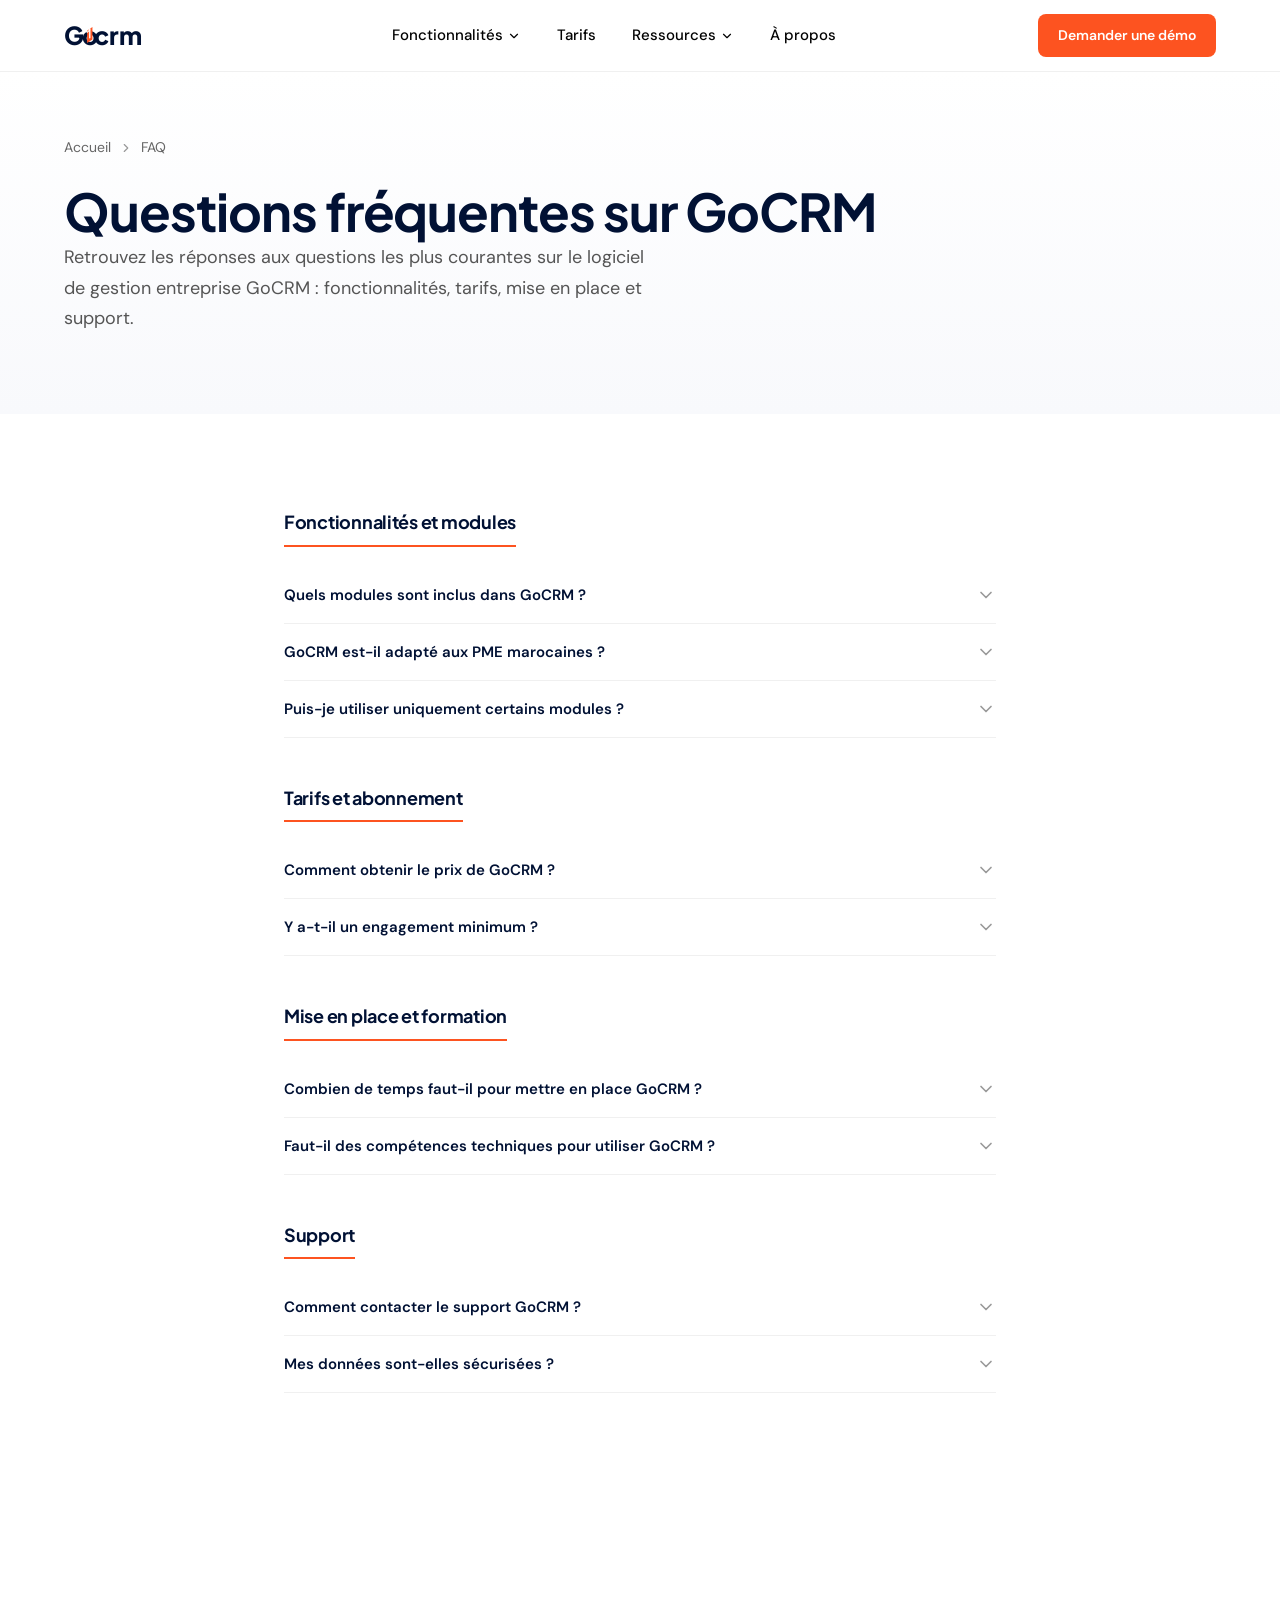
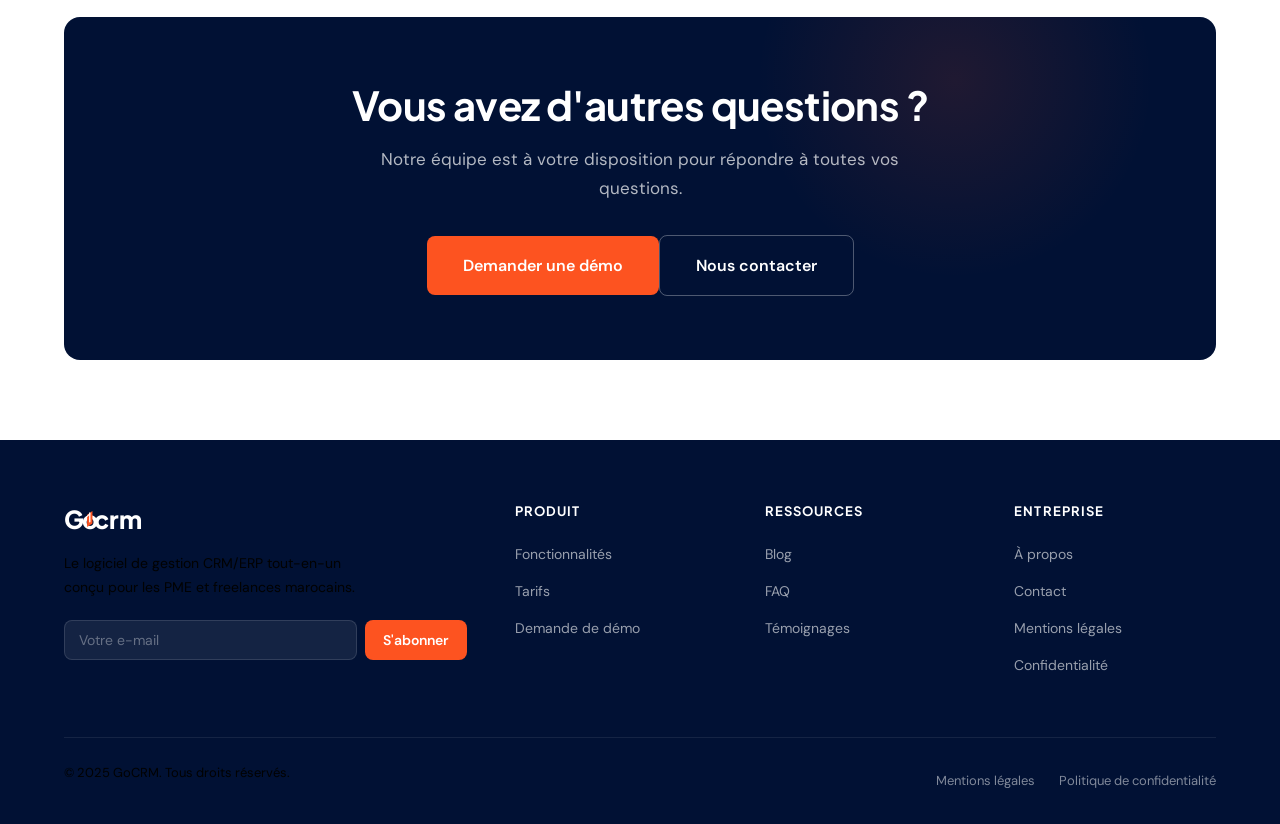
<file: faq.html>
<!DOCTYPE html>
<html lang="fr">
<head>
  <meta charset="UTF-8">
  <meta name="viewport" content="width=device-width, initial-scale=1.0">
  <title>FAQ GoCRM | Vos questions sur notre logiciel de gestion</title>
  <meta name="description" content="Retrouvez les réponses aux questions les plus fréquentes sur GoCRM : fonctionnalités, tarifs, mise en place et support.">
  <link rel="canonical" href="/faq">
  <link rel="preconnect" href="https://fonts.googleapis.com">
  <link rel="preconnect" href="https://fonts.gstatic.com" crossorigin>
  <link href="https://fonts.googleapis.com/css2?family=DM+Sans:ital,opsz,wght@0,9..40,300;0,9..40,400;0,9..40,500;0,9..40,600;0,9..40,700;1,9..40,400&family=Plus+Jakarta+Sans:wght@500;600;700;800&display=swap" rel="stylesheet">
  <link rel="stylesheet" href="style.css">
</head>
<body>
  <header class="header"><div class="container header__inner"><a href="index.html" class="header__logo" aria-label="GoCRM Accueil"><svg xmlns="http://www.w3.org/2000/svg" viewBox="0 0 160 36" fill="none" height="32"><text x="0" y="28" font-family="Plus Jakarta Sans, sans-serif" font-weight="800" font-size="28" fill="#011134">G</text><text x="20" y="28" font-family="Plus Jakarta Sans, sans-serif" font-weight="800" font-size="28" fill="#011134">o</text><path d="M26 12 L32 8 L32 22 L26 26 Z" fill="#FD5320"/><path d="M29 10 L29 20" stroke="#fff" stroke-width="1.5" stroke-linecap="round"/><path d="M26 14 L29 11" stroke="#fff" stroke-width="1.2" stroke-linecap="round"/><text x="34" y="28" font-family="Plus Jakarta Sans, sans-serif" font-weight="800" font-size="28" fill="#011134">crm</text></svg></a><nav class="header__nav" aria-label="Navigation principale"><div class="header__nav-item"><a href="fonctionnalites/index.html" class="header__nav-link">Fonctionnalités<svg xmlns="http://www.w3.org/2000/svg" viewBox="0 0 24 24" fill="none" stroke="currentColor" stroke-width="2" stroke-linecap="round" stroke-linejoin="round"><path d="M6 9l6 6 6-6"/></svg></a><div class="mega-menu"><div class="mega-menu__grid"><a href="fonctionnalites/tableau-de-bord.html" class="mega-menu__link"><div class="mega-menu__icon"><svg xmlns="http://www.w3.org/2000/svg" viewBox="0 0 24 24" fill="none" stroke="currentColor" stroke-width="2" stroke-linecap="round" stroke-linejoin="round"><rect x="3" y="3" width="7" height="7"/><rect x="14" y="3" width="7" height="7"/><rect x="3" y="14" width="7" height="7"/><rect x="14" y="14" width="7" height="7"/></svg></div><div class="mega-menu__text"><strong>Tableau de bord</strong><span>Pilotez en temps réel</span></div></a><a href="fonctionnalites/gestion-commerciale.html" class="mega-menu__link"><div class="mega-menu__icon"><svg xmlns="http://www.w3.org/2000/svg" viewBox="0 0 24 24" fill="none" stroke="currentColor" stroke-width="2" stroke-linecap="round" stroke-linejoin="round"><path d="M14 2H6a2 2 0 0 0-2 2v16a2 2 0 0 0 2 2h12a2 2 0 0 0 2-2V8z"/><polyline points="14 2 14 8 20 8"/></svg></div><div class="mega-menu__text"><strong>Gestion commerciale</strong><span>Devis, factures, BC</span></div></a><a href="fonctionnalites/clients-abonnements.html" class="mega-menu__link"><div class="mega-menu__icon"><svg xmlns="http://www.w3.org/2000/svg" viewBox="0 0 24 24" fill="none" stroke="currentColor" stroke-width="2" stroke-linecap="round" stroke-linejoin="round"><path d="M17 21v-2a4 4 0 0 0-4-4H5a4 4 0 0 0-4 4v2"/><circle cx="9" cy="7" r="4"/></svg></div><div class="mega-menu__text"><strong>Clients & abonnements</strong><span>Contrats, récurrent</span></div></a><a href="fonctionnalites/projets-taches.html" class="mega-menu__link"><div class="mega-menu__icon"><svg xmlns="http://www.w3.org/2000/svg" viewBox="0 0 24 24" fill="none" stroke="currentColor" stroke-width="2" stroke-linecap="round" stroke-linejoin="round"><path d="M2 3h6a4 4 0 0 1 4 4v14a3 3 0 0 0-3-3H2z"/><path d="M22 3h-6a4 4 0 0 0-4 4v14a3 3 0 0 1 3-3h7z"/></svg></div><div class="mega-menu__text"><strong>Projets & tâches</strong><span>Suivi et attribution</span></div></a><a href="fonctionnalites/gestion-affiliation.html" class="mega-menu__link"><div class="mega-menu__icon"><svg xmlns="http://www.w3.org/2000/svg" viewBox="0 0 24 24" fill="none" stroke="currentColor" stroke-width="2" stroke-linecap="round" stroke-linejoin="round"><circle cx="12" cy="12" r="10"/><line x1="2" y1="12" x2="22" y2="12"/><path d="M12 2a15.3 15.3 0 0 1 4 10 15.3 15.3 0 0 1-4 10 15.3 15.3 0 0 1-4-10 15.3 15.3 0 0 1 4-10z"/></svg></div><div class="mega-menu__text"><strong>Gestion affiliation</strong><span>Commissions, paiements</span></div></a><a href="fonctionnalites/ventes-omnicanal.html" class="mega-menu__link"><div class="mega-menu__icon"><svg xmlns="http://www.w3.org/2000/svg" viewBox="0 0 24 24" fill="none" stroke="currentColor" stroke-width="2" stroke-linecap="round" stroke-linejoin="round"><rect x="1" y="4" width="22" height="16" rx="2" ry="2"/><line x1="1" y1="10" x2="23" y2="10"/></svg></div><div class="mega-menu__text"><strong>Ventes omnicanal</strong><span>POS, portail client</span></div></a><a href="fonctionnalites/gestion-inventaire.html" class="mega-menu__link"><div class="mega-menu__icon"><svg xmlns="http://www.w3.org/2000/svg" viewBox="0 0 24 24" fill="none" stroke="currentColor" stroke-width="2" stroke-linecap="round" stroke-linejoin="round"><path d="M21 16V8a2 2 0 0 0-1-1.73l-7-4a2 2 0 0 0-2 0l-7 4A2 2 0 0 0 3 8v8a2 2 0 0 0 1 1.73l7 4a2 2 0 0 0 2 0l7-4A2 2 0 0 0 21 16z"/></svg></div><div class="mega-menu__text"><strong>Gestion d'inventaire</strong><span>Stock, dépôts</span></div></a><a href="fonctionnalites/rapports-analytique.html" class="mega-menu__link"><div class="mega-menu__icon"><svg xmlns="http://www.w3.org/2000/svg" viewBox="0 0 24 24" fill="none" stroke="currentColor" stroke-width="2" stroke-linecap="round" stroke-linejoin="round"><line x1="18" y1="20" x2="18" y2="10"/><line x1="12" y1="20" x2="12" y2="4"/><line x1="6" y1="20" x2="6" y2="14"/></svg></div><div class="mega-menu__text"><strong>Rapports & analytique</strong><span>Ventes, dépenses</span></div></a><a href="fonctionnalites/support-prospects.html" class="mega-menu__link" style="grid-column:1/-1"><div class="mega-menu__icon"><svg xmlns="http://www.w3.org/2000/svg" viewBox="0 0 24 24" fill="none" stroke="currentColor" stroke-width="2" stroke-linecap="round" stroke-linejoin="round"><path d="M21 15a2 2 0 0 1-2 2H7l-4 4V5a2 2 0 0 1 2-2h14a2 2 0 0 1 2 2z"/></svg></div><div class="mega-menu__text"><strong>Support & prospects</strong><span>Leads, tickets, devis</span></div></a></div><div class="mega-menu__footer"><a href="fonctionnalites/index.html" class="btn btn--outline btn--sm">Voir toutes les fonctionnalités</a></div></div></div><a href="tarifs.html" class="header__nav-link">Tarifs</a><div class="header__nav-item"><a href="blog/index.html" class="header__nav-link">Ressources<svg xmlns="http://www.w3.org/2000/svg" viewBox="0 0 24 24" fill="none" stroke="currentColor" stroke-width="2" stroke-linecap="round" stroke-linejoin="round"><path d="M6 9l6 6 6-6"/></svg></a><div class="dropdown-menu"><a href="blog/index.html" class="dropdown-menu__link">Blog</a><a href="faq.html" class="dropdown-menu__link">FAQ</a><a href="temoignages.html" class="dropdown-menu__link">Témoignages</a></div></div><a href="a-propos.html" class="header__nav-link">À propos</a></nav><a href="demande-demo.html" class="btn btn--primary btn--sm header__cta">Demander une démo</a><button class="mobile-toggle" aria-label="Menu"><svg xmlns="http://www.w3.org/2000/svg" width="24" height="24" viewBox="0 0 24 24" fill="none" stroke="currentColor" stroke-width="2" stroke-linecap="round" stroke-linejoin="round"><line x1="3" y1="6" x2="21" y2="6"/><line x1="3" y1="12" x2="21" y2="12"/><line x1="3" y1="18" x2="21" y2="18"/></svg></button></div><div class="mobile-menu"><a href="fonctionnalites/index.html" class="mobile-menu__link" data-submenu="mob-func">Fonctionnalités<svg xmlns="http://www.w3.org/2000/svg" viewBox="0 0 24 24" fill="none" stroke="currentColor" stroke-width="2" stroke-linecap="round" stroke-linejoin="round"><path d="M6 9l6 6 6-6"/></svg></a><div class="mobile-submenu" id="mob-func"><a href="fonctionnalites/tableau-de-bord.html" class="mobile-submenu__link">Tableau de bord</a><a href="fonctionnalites/gestion-commerciale.html" class="mobile-submenu__link">Gestion commerciale</a><a href="fonctionnalites/clients-abonnements.html" class="mobile-submenu__link">Clients & abonnements</a><a href="fonctionnalites/projets-taches.html" class="mobile-submenu__link">Projets & tâches</a><a href="fonctionnalites/gestion-affiliation.html" class="mobile-submenu__link">Gestion affiliation</a><a href="fonctionnalites/ventes-omnicanal.html" class="mobile-submenu__link">Ventes omnicanal</a><a href="fonctionnalites/gestion-inventaire.html" class="mobile-submenu__link">Gestion d'inventaire</a><a href="fonctionnalites/rapports-analytique.html" class="mobile-submenu__link">Rapports & analytique</a><a href="fonctionnalites/support-prospects.html" class="mobile-submenu__link">Support & prospects</a></div><a href="tarifs.html" class="mobile-menu__link">Tarifs</a><a href="blog/index.html" class="mobile-menu__link">Blog</a><a href="faq.html" class="mobile-menu__link">FAQ</a><a href="temoignages.html" class="mobile-menu__link">Témoignages</a><a href="a-propos.html" class="mobile-menu__link">À propos</a><a href="contact.html" class="mobile-menu__link">Contact</a><div class="mobile-menu__cta"><a href="demande-demo.html" class="btn btn--primary btn--lg" style="width:100%">Demander une démo</a></div></div></header>

  <main>
    <section class="hero--page">
      <div class="container">
        <div class="hero__breadcrumb"><a href="index.html">Accueil</a><svg xmlns="http://www.w3.org/2000/svg" viewBox="0 0 24 24" fill="none" stroke="currentColor" stroke-width="2" stroke-linecap="round" stroke-linejoin="round"><polyline points="9 18 15 12 9 6"/></svg><span>FAQ</span></div>
        <h1>Questions fréquentes sur GoCRM</h1>
        <p class="hero__desc">Retrouvez les réponses aux questions les plus courantes sur le logiciel de gestion entreprise GoCRM : fonctionnalités, tarifs, mise en place et support.</p>
      </div>
    </section>

    <section class="section">
      <div class="container" style="max-width:760px;">
        <div class="faq__group">
          <h2 class="faq__group-title">Fonctionnalités et modules</h2>
          <div class="faq__item">
            <button class="faq__question">Quels modules sont inclus dans GoCRM ?<svg xmlns="http://www.w3.org/2000/svg" viewBox="0 0 24 24" fill="none" stroke="currentColor" stroke-width="2" stroke-linecap="round" stroke-linejoin="round"><path d="M6 9l6 6 6-6"/></svg></button>
            <div class="faq__answer"><div class="faq__answer-inner">GoCRM inclut 9 modules : Tableau de bord, Gestion commerciale (devis, factures, bons de commande), Clients & abonnements, Projets & tâches, Gestion de l'affiliation, Ventes omnicanal (POS, portail client), Gestion d'inventaire, Rapports & analytique, et Support & prospects. Tous les modules sont inclus dans l'abonnement.</div></div>
          </div>
          <div class="faq__item">
            <button class="faq__question">GoCRM est-il adapté aux PME marocaines ?<svg xmlns="http://www.w3.org/2000/svg" viewBox="0 0 24 24" fill="none" stroke="currentColor" stroke-width="2" stroke-linecap="round" stroke-linejoin="round"><path d="M6 9l6 6 6-6"/></svg></button>
            <div class="faq__answer"><div class="faq__answer-inner">Oui, GoCRM est conçu spécifiquement pour les PME et freelances marocains. L'interface est en français, les modules couvrent les besoins courants des entreprises marocaines (facturation, stock, point de vente), et le support est assuré localement.</div></div>
          </div>
          <div class="faq__item">
            <button class="faq__question">Puis-je utiliser uniquement certains modules ?<svg xmlns="http://www.w3.org/2000/svg" viewBox="0 0 24 24" fill="none" stroke="currentColor" stroke-width="2" stroke-linecap="round" stroke-linejoin="round"><path d="M6 9l6 6 6-6"/></svg></button>
            <div class="faq__answer"><div class="faq__answer-inner">Oui, vous pouvez utiliser les modules qui correspondent à vos besoins. Les modules communiquent entre eux, mais vous n'êtes pas obligé d'utiliser les 9 dès le départ. Vous pouvez activer de nouveaux modules au fur et à mesure.</div></div>
          </div>
        </div>

        <div class="faq__group">
          <h2 class="faq__group-title">Tarifs et abonnement</h2>
          <div class="faq__item">
            <button class="faq__question">Comment obtenir le prix de GoCRM ?<svg xmlns="http://www.w3.org/2000/svg" viewBox="0 0 24 24" fill="none" stroke="currentColor" stroke-width="2" stroke-linecap="round" stroke-linejoin="round"><path d="M6 9l6 6 6-6"/></svg></button>
            <div class="faq__answer"><div class="faq__answer-inner">Le tarif dépend de votre nombre d'utilisateurs et de vos besoins. Nous établisons un devis personnalisé après avoir compris votre activité. Consultez notre <a href="tarifs.html" style="color:#FD5320;font-weight:600;">page Tarifs</a> ou demandez une démo pour obtenir un devis.</div></div>
          </div>
          <div class="faq__item">
            <button class="faq__question">Y a-t-il un engagement minimum ?<svg xmlns="http://www.w3.org/2000/svg" viewBox="0 0 24 24" fill="none" stroke="currentColor" stroke-width="2" stroke-linecap="round" stroke-linejoin="round"><path d="M6 9l6 6 6-6"/></svg></button>
            <div class="faq__answer"><div class="faq__answer-inner">Les conditions d'abonnement sont discutées lors de l'établissement du devis. Nous privilégions la flexibilité pour nous adapter à votre situation. Contactez-nous pour en discuter.</div></div>
          </div>
        </div>

        <div class="faq__group">
          <h2 class="faq__group-title">Mise en place et formation</h2>
          <div class="faq__item">
            <button class="faq__question">Combien de temps faut-il pour mettre en place GoCRM ?<svg xmlns="http://www.w3.org/2000/svg" viewBox="0 0 24 24" fill="none" stroke="currentColor" stroke-width="2" stroke-linecap="round" stroke-linejoin="round"><path d="M6 9l6 6 6-6"/></svg></button>
            <div class="faq__answer"><div class="faq__answer-inner">La mise en place est rapide. Elle inclut la configuration de votre espace, l'import de vos données existantes et une formation à l'utilisation. La durée dépend de la complexité de vos besoins, mais nous visons un démarrage rapide.</div></div>
          </div>
          <div class="faq__item">
            <button class="faq__question">Faut-il des compétences techniques pour utiliser GoCRM ?<svg xmlns="http://www.w3.org/2000/svg" viewBox="0 0 24 24" fill="none" stroke="currentColor" stroke-width="2" stroke-linecap="round" stroke-linejoin="round"><path d="M6 9l6 6 6-6"/></svg></button>
            <div class="faq__answer"><div class="faq__answer-inner">Non. GoCRM est conçu pour être utilisé par des non-techniciens. L'interface est intuitive et nous assurons une formation lors de la mise en place. Vous n'avez pas besoin de compétences en informatique pour l'utiliser au quotidien.</div></div>
          </div>
        </div>

        <div class="faq__group">
          <h2 class="faq__group-title">Support</h2>
          <div class="faq__item">
            <button class="faq__question">Comment contacter le support GoCRM ?<svg xmlns="http://www.w3.org/2000/svg" viewBox="0 0 24 24" fill="none" stroke="currentColor" stroke-width="2" stroke-linecap="round" stroke-linejoin="round"><path d="M6 9l6 6 6-6"/></svg></button>
            <div class="faq__answer"><div class="faq__answer-inner">Vous pouvez nous contacter via notre <a href="contact.html" style="color:#FD5320;font-weight:600;">page Contact</a>. Le support est inclus dans votre abonnement et nous nous efforçons de répondre rapidement à vos demandes.</div></div>
          </div>
          <div class="faq__item">
            <button class="faq__question">Mes données sont-elles sécurisées ?<svg xmlns="http://www.w3.org/2000/svg" viewBox="0 0 24 24" fill="none" stroke="currentColor" stroke-width="2" stroke-linecap="round" stroke-linejoin="round"><path d="M6 9l6 6 6-6"/></svg></button>
            <div class="faq__answer"><div class="faq__answer-inner">Oui. Nous mettons en place des mesures de sécurité pour protéger vos données, incluant des sauvegardes régulières. Consultez notre <a href="politique-de-confidentialite.html" style="color:#FD5320;font-weight:600;">politique de confidentialité</a> pour plus de détails.</div></div>
          </div>
        </div>
      </div>
    </section>

    <section class="cta-banner section"><div class="container"><div class="cta-banner__inner"><h2 class="cta-banner__title">Vous avez d'autres questions ?</h2><p class="cta-banner__desc">Notre équipe est à votre disposition pour répondre à toutes vos questions.</p><div class="cta-banner__actions"><a href="demande-demo.html" class="btn btn--primary btn--lg">Demander une démo</a><a href="contact.html" class="btn btn--outline-white btn--lg">Nous contacter</a></div></div></div></section>
  </main>

  <footer class="footer"><div class="container"><div class="footer__grid"><div><a href="index.html" class="header__logo" aria-label="GoCRM Accueil"><svg xmlns="http://www.w3.org/2000/svg" viewBox="0 0 160 36" fill="none" height="28"><text x="0" y="28" font-family="Plus Jakarta Sans, sans-serif" font-weight="800" font-size="28" fill="#fff">G</text><text x="20" y="28" font-family="Plus Jakarta Sans, sans-serif" font-weight="800" font-size="28" fill="#fff">o</text><path d="M26 12 L32 8 L32 22 L26 26 Z" fill="#FD5320"/><path d="M29 10 L29 20" stroke="#fff" stroke-width="1.5" stroke-linecap="round"/><path d="M26 14 L29 11" stroke="#fff" stroke-width="1.2" stroke-linecap="round"/><text x="34" y="28" font-family="Plus Jakarta Sans, sans-serif" font-weight="800" font-size="28" fill="#fff">crm</text></svg></a><p class="footer__brand-desc">Le logiciel de gestion CRM/ERP tout-en-un conçu pour les PME et freelances marocains.</p><div class="newsletter"><form class="newsletter__form"><input type="email" class="newsletter__input" placeholder="Votre e-mail" aria-label="Adresse e-mail pour la newsletter"><button type="submit" class="newsletter__btn">S'abonner</button></form></div></div><div><h4 class="footer__heading">Produit</h4><ul class="footer__links"><li><a href="fonctionnalites/index.html">Fonctionnalités</a></li><li><a href="tarifs.html">Tarifs</a></li><li><a href="demande-demo.html">Demande de démo</a></li></ul></div><div><h4 class="footer__heading">Ressources</h4><ul class="footer__links"><li><a href="blog/index.html">Blog</a></li><li><a href="faq.html">FAQ</a></li><li><a href="temoignages.html">Témoignages</a></li></ul></div><div><h4 class="footer__heading">Entreprise</h4><ul class="footer__links"><li><a href="a-propos.html">À propos</a></li><li><a href="contact.html">Contact</a></li><li><a href="mentions-legales.html">Mentions légales</a></li><li><a href="politique-de-confidentialite.html">Confidentialité</a></li></ul></div></div><div class="footer__bottom"><p>&copy; 2025 GoCRM. Tous droits réservés.</p><div class="footer__legal"><a href="mentions-legales.html">Mentions légales</a><a href="politique-de-confidentialite.html">Politique de confidentialité</a></div></div></div></footer>
  <script src="script.js"></script>
</body>
</html>
</file>
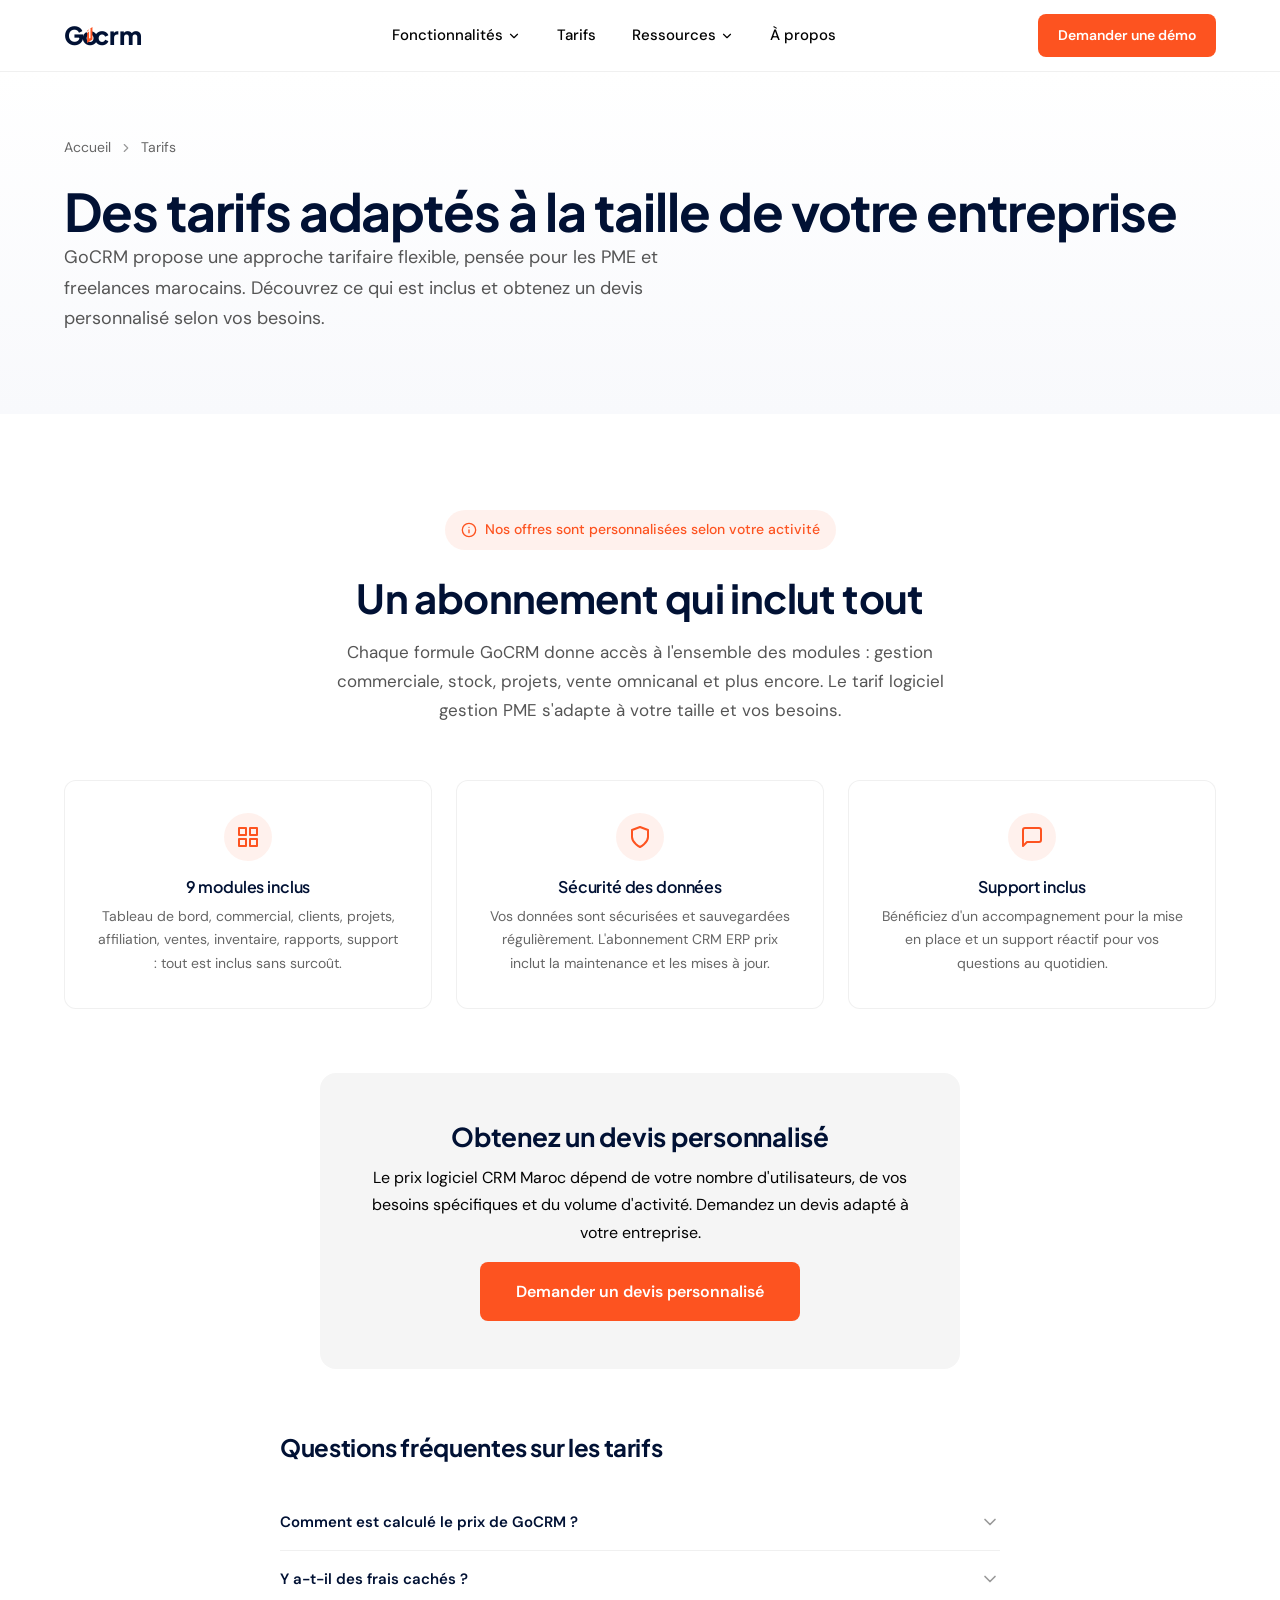
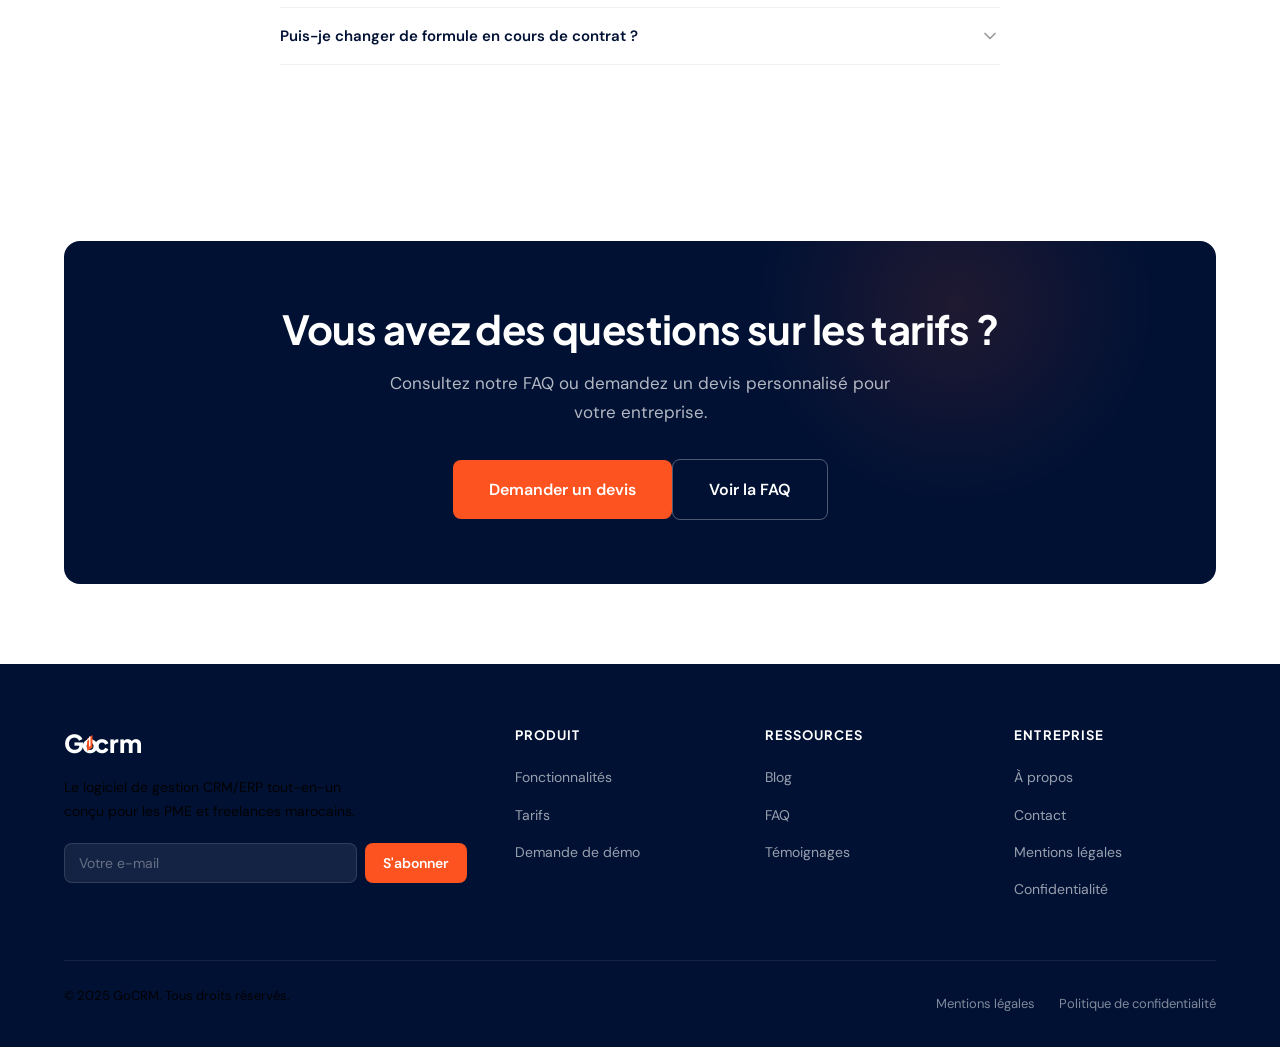
<file: tarifs.html>
<!DOCTYPE html>
<html lang="fr">
<head>
  <meta charset="UTF-8">
  <meta name="viewport" content="width=device-width, initial-scale=1.0">
  <title>Tarifs GoCRM : découvrez nos offres pour PME au Maroc</title>
  <meta name="description" content="Consultez les tarifs de GoCRM et trouvez la formule adaptée à votre entreprise. Demandez une démo pour un devis personnalisé.">
  <link rel="canonical" href="/tarifs">
  <link rel="preconnect" href="https://fonts.googleapis.com">
  <link rel="preconnect" href="https://fonts.gstatic.com" crossorigin>
  <link href="https://fonts.googleapis.com/css2?family=DM+Sans:ital,opsz,wght@0,9..40,300;0,9..40,400;0,9..40,500;0,9..40,600;0,9..40,700;1,9..40,400&family=Plus+Jakarta+Sans:wght@500;600;700;800&display=swap" rel="stylesheet">
  <link rel="stylesheet" href="style.css">
</head>
<body>
  <header class="header"><div class="container header__inner"><a href="index.html" class="header__logo" aria-label="GoCRM Accueil"><svg xmlns="http://www.w3.org/2000/svg" viewBox="0 0 160 36" fill="none" height="32"><text x="0" y="28" font-family="Plus Jakarta Sans, sans-serif" font-weight="800" font-size="28" fill="#011134">G</text><text x="20" y="28" font-family="Plus Jakarta Sans, sans-serif" font-weight="800" font-size="28" fill="#011134">o</text><path d="M26 12 L32 8 L32 22 L26 26 Z" fill="#FD5320"/><path d="M29 10 L29 20" stroke="#fff" stroke-width="1.5" stroke-linecap="round"/><path d="M26 14 L29 11" stroke="#fff" stroke-width="1.2" stroke-linecap="round"/><text x="34" y="28" font-family="Plus Jakarta Sans, sans-serif" font-weight="800" font-size="28" fill="#011134">crm</text></svg></a><nav class="header__nav" aria-label="Navigation principale"><div class="header__nav-item"><a href="fonctionnalites/index.html" class="header__nav-link">Fonctionnalités<svg xmlns="http://www.w3.org/2000/svg" viewBox="0 0 24 24" fill="none" stroke="currentColor" stroke-width="2" stroke-linecap="round" stroke-linejoin="round"><path d="M6 9l6 6 6-6"/></svg></a><div class="mega-menu"><div class="mega-menu__grid"><a href="fonctionnalites/tableau-de-bord.html" class="mega-menu__link"><div class="mega-menu__icon"><svg xmlns="http://www.w3.org/2000/svg" viewBox="0 0 24 24" fill="none" stroke="currentColor" stroke-width="2" stroke-linecap="round" stroke-linejoin="round"><rect x="3" y="3" width="7" height="7"/><rect x="14" y="3" width="7" height="7"/><rect x="3" y="14" width="7" height="7"/><rect x="14" y="14" width="7" height="7"/></svg></div><div class="mega-menu__text"><strong>Tableau de bord</strong><span>Pilotez en temps réel</span></div></a><a href="fonctionnalites/gestion-commerciale.html" class="mega-menu__link"><div class="mega-menu__icon"><svg xmlns="http://www.w3.org/2000/svg" viewBox="0 0 24 24" fill="none" stroke="currentColor" stroke-width="2" stroke-linecap="round" stroke-linejoin="round"><path d="M14 2H6a2 2 0 0 0-2 2v16a2 2 0 0 0 2 2h12a2 2 0 0 0 2-2V8z"/><polyline points="14 2 14 8 20 8"/></svg></div><div class="mega-menu__text"><strong>Gestion commerciale</strong><span>Devis, factures, BC</span></div></a><a href="fonctionnalites/clients-abonnements.html" class="mega-menu__link"><div class="mega-menu__icon"><svg xmlns="http://www.w3.org/2000/svg" viewBox="0 0 24 24" fill="none" stroke="currentColor" stroke-width="2" stroke-linecap="round" stroke-linejoin="round"><path d="M17 21v-2a4 4 0 0 0-4-4H5a4 4 0 0 0-4 4v2"/><circle cx="9" cy="7" r="4"/></svg></div><div class="mega-menu__text"><strong>Clients & abonnements</strong><span>Contrats, récurrent</span></div></a><a href="fonctionnalites/projets-taches.html" class="mega-menu__link"><div class="mega-menu__icon"><svg xmlns="http://www.w3.org/2000/svg" viewBox="0 0 24 24" fill="none" stroke="currentColor" stroke-width="2" stroke-linecap="round" stroke-linejoin="round"><path d="M2 3h6a4 4 0 0 1 4 4v14a3 3 0 0 0-3-3H2z"/><path d="M22 3h-6a4 4 0 0 0-4 4v14a3 3 0 0 1 3-3h7z"/></svg></div><div class="mega-menu__text"><strong>Projets & tâches</strong><span>Suivi et attribution</span></div></a><a href="fonctionnalites/gestion-affiliation.html" class="mega-menu__link"><div class="mega-menu__icon"><svg xmlns="http://www.w3.org/2000/svg" viewBox="0 0 24 24" fill="none" stroke="currentColor" stroke-width="2" stroke-linecap="round" stroke-linejoin="round"><circle cx="12" cy="12" r="10"/><line x1="2" y1="12" x2="22" y2="12"/><path d="M12 2a15.3 15.3 0 0 1 4 10 15.3 15.3 0 0 1-4 10 15.3 15.3 0 0 1-4-10 15.3 15.3 0 0 1 4-10z"/></svg></div><div class="mega-menu__text"><strong>Gestion affiliation</strong><span>Commissions, paiements</span></div></a><a href="fonctionnalites/ventes-omnicanal.html" class="mega-menu__link"><div class="mega-menu__icon"><svg xmlns="http://www.w3.org/2000/svg" viewBox="0 0 24 24" fill="none" stroke="currentColor" stroke-width="2" stroke-linecap="round" stroke-linejoin="round"><rect x="1" y="4" width="22" height="16" rx="2" ry="2"/><line x1="1" y1="10" x2="23" y2="10"/></svg></div><div class="mega-menu__text"><strong>Ventes omnicanal</strong><span>POS, portail client</span></div></a><a href="fonctionnalites/gestion-inventaire.html" class="mega-menu__link"><div class="mega-menu__icon"><svg xmlns="http://www.w3.org/2000/svg" viewBox="0 0 24 24" fill="none" stroke="currentColor" stroke-width="2" stroke-linecap="round" stroke-linejoin="round"><path d="M21 16V8a2 2 0 0 0-1-1.73l-7-4a2 2 0 0 0-2 0l-7 4A2 2 0 0 0 3 8v8a2 2 0 0 0 1 1.73l7 4a2 2 0 0 0 2 0l7-4A2 2 0 0 0 21 16z"/></svg></div><div class="mega-menu__text"><strong>Gestion d'inventaire</strong><span>Stock, dépôts</span></div></a><a href="fonctionnalites/rapports-analytique.html" class="mega-menu__link"><div class="mega-menu__icon"><svg xmlns="http://www.w3.org/2000/svg" viewBox="0 0 24 24" fill="none" stroke="currentColor" stroke-width="2" stroke-linecap="round" stroke-linejoin="round"><line x1="18" y1="20" x2="18" y2="10"/><line x1="12" y1="20" x2="12" y2="4"/><line x1="6" y1="20" x2="6" y2="14"/></svg></div><div class="mega-menu__text"><strong>Rapports & analytique</strong><span>Ventes, dépenses</span></div></a><a href="fonctionnalites/support-prospects.html" class="mega-menu__link" style="grid-column:1/-1"><div class="mega-menu__icon"><svg xmlns="http://www.w3.org/2000/svg" viewBox="0 0 24 24" fill="none" stroke="currentColor" stroke-width="2" stroke-linecap="round" stroke-linejoin="round"><path d="M21 15a2 2 0 0 1-2 2H7l-4 4V5a2 2 0 0 1 2-2h14a2 2 0 0 1 2 2z"/></svg></div><div class="mega-menu__text"><strong>Support & prospects</strong><span>Leads, tickets, devis</span></div></a></div><div class="mega-menu__footer"><a href="fonctionnalites/index.html" class="btn btn--outline btn--sm">Voir toutes les fonctionnalités</a></div></div></div><a href="tarifs.html" class="header__nav-link">Tarifs</a><div class="header__nav-item"><a href="blog/index.html" class="header__nav-link">Ressources<svg xmlns="http://www.w3.org/2000/svg" viewBox="0 0 24 24" fill="none" stroke="currentColor" stroke-width="2" stroke-linecap="round" stroke-linejoin="round"><path d="M6 9l6 6 6-6"/></svg></a><div class="dropdown-menu"><a href="blog/index.html" class="dropdown-menu__link">Blog</a><a href="faq.html" class="dropdown-menu__link">FAQ</a><a href="temoignages.html" class="dropdown-menu__link">Témoignages</a></div></div><a href="a-propos.html" class="header__nav-link">À propos</a></nav><a href="demande-demo.html" class="btn btn--primary btn--sm header__cta">Demander une démo</a><button class="mobile-toggle" aria-label="Menu"><svg xmlns="http://www.w3.org/2000/svg" width="24" height="24" viewBox="0 0 24 24" fill="none" stroke="currentColor" stroke-width="2" stroke-linecap="round" stroke-linejoin="round"><line x1="3" y1="6" x2="21" y2="6"/><line x1="3" y1="12" x2="21" y2="12"/><line x1="3" y1="18" x2="21" y2="18"/></svg></button></div><div class="mobile-menu"><a href="fonctionnalites/index.html" class="mobile-menu__link" data-submenu="mob-func">Fonctionnalités<svg xmlns="http://www.w3.org/2000/svg" viewBox="0 0 24 24" fill="none" stroke="currentColor" stroke-width="2" stroke-linecap="round" stroke-linejoin="round"><path d="M6 9l6 6 6-6"/></svg></a><div class="mobile-submenu" id="mob-func"><a href="fonctionnalites/tableau-de-bord.html" class="mobile-submenu__link">Tableau de bord</a><a href="fonctionnalites/gestion-commerciale.html" class="mobile-submenu__link">Gestion commerciale</a><a href="fonctionnalites/clients-abonnements.html" class="mobile-submenu__link">Clients & abonnements</a><a href="fonctionnalites/projets-taches.html" class="mobile-submenu__link">Projets & tâches</a><a href="fonctionnalites/gestion-affiliation.html" class="mobile-submenu__link">Gestion affiliation</a><a href="fonctionnalites/ventes-omnicanal.html" class="mobile-submenu__link">Ventes omnicanal</a><a href="fonctionnalites/gestion-inventaire.html" class="mobile-submenu__link">Gestion d'inventaire</a><a href="fonctionnalites/rapports-analytique.html" class="mobile-submenu__link">Rapports & analytique</a><a href="fonctionnalites/support-prospects.html" class="mobile-submenu__link">Support & prospects</a></div><a href="tarifs.html" class="mobile-menu__link">Tarifs</a><a href="blog/index.html" class="mobile-menu__link">Blog</a><a href="faq.html" class="mobile-menu__link">FAQ</a><a href="temoignages.html" class="mobile-menu__link">Témoignages</a><a href="a-propos.html" class="mobile-menu__link">À propos</a><a href="contact.html" class="mobile-menu__link">Contact</a><div class="mobile-menu__cta"><a href="demande-demo.html" class="btn btn--primary btn--lg" style="width:100%">Demander une démo</a></div></div></header>

  <main>
    <section class="hero--page">
      <div class="container">
        <div class="hero__breadcrumb"><a href="index.html">Accueil</a><svg xmlns="http://www.w3.org/2000/svg" viewBox="0 0 24 24" fill="none" stroke="currentColor" stroke-width="2" stroke-linecap="round" stroke-linejoin="round"><polyline points="9 18 15 12 9 6"/></svg><span>Tarifs</span></div>
        <h1>Des tarifs adaptés à la taille de votre entreprise</h1>
        <p class="hero__desc">GoCRM propose une approche tarifaire flexible, pensée pour les PME et freelances marocains. Découvrez ce qui est inclus et obtenez un devis personnalisé selon vos besoins.</p>
      </div>
    </section>

    <section class="section">
      <div class="container">
        <!-- NOTE : Contenu générique en attendant la confirmation des plans définitifs par le client -->
        <div class="pricing__intro">
          <div class="pricing__note">
            <svg xmlns="http://www.w3.org/2000/svg" width="16" height="16" viewBox="0 0 24 24" fill="none" stroke="currentColor" stroke-width="2" stroke-linecap="round" stroke-linejoin="round"><circle cx="12" cy="12" r="10"/><line x1="12" y1="16" x2="12" y2="12"/><line x1="12" y1="8" x2="12.01" y2="8"/></svg>
            Nos offres sont personnalisées selon votre activité
          </div>
          <h2 class="section__title" style="margin-bottom:16px;">Un abonnement qui inclut tout</h2>
          <p class="section__desc">Chaque formule GoCRM donne accès à l'ensemble des modules : gestion commerciale, stock, projets, vente omnicanal et plus encore. Le tarif logiciel gestion PME s'adapte à votre taille et vos besoins.</p>
        </div>

        <div class="pricing__features">
          <div class="pricing-feature">
            <div class="pricing-feature__icon"><svg xmlns="http://www.w3.org/2000/svg" viewBox="0 0 24 24" fill="none" stroke="currentColor" stroke-width="2" stroke-linecap="round" stroke-linejoin="round"><rect x="3" y="3" width="7" height="7"/><rect x="14" y="3" width="7" height="7"/><rect x="3" y="14" width="7" height="7"/><rect x="14" y="14" width="7" height="7"/></svg></div>
            <h3 class="pricing-feature__title">9 modules inclus</h3>
            <p class="pricing-feature__text">Tableau de bord, commercial, clients, projets, affiliation, ventes, inventaire, rapports, support : tout est inclus sans surcoût.</p>
          </div>
          <div class="pricing-feature">
            <div class="pricing-feature__icon"><svg xmlns="http://www.w3.org/2000/svg" viewBox="0 0 24 24" fill="none" stroke="currentColor" stroke-width="2" stroke-linecap="round" stroke-linejoin="round"><path d="M12 22s8-4 8-10V5l-8-3-8 3v7c0 6 8 10 8 10z"/></svg></div>
            <h3 class="pricing-feature__title">Sécurité des données</h3>
            <p class="pricing-feature__text">Vos données sont sécurisées et sauvegardées régulièrement. L'abonnement CRM ERP prix inclut la maintenance et les mises à jour.</p>
          </div>
          <div class="pricing-feature">
            <div class="pricing-feature__icon"><svg xmlns="http://www.w3.org/2000/svg" viewBox="0 0 24 24" fill="none" stroke="currentColor" stroke-width="2" stroke-linecap="round" stroke-linejoin="round"><path d="M21 15a2 2 0 0 1-2 2H7l-4 4V5a2 2 0 0 1 2-2h14a2 2 0 0 1 2 2z"/></svg></div>
            <h3 class="pricing-feature__title">Support inclus</h3>
            <p class="pricing-feature__text">Bénéficiez d'un accompagnement pour la mise en place et un support réactif pour vos questions au quotidien.</p>
          </div>
        </div>

        <div class="pricing__cta-block">
          <h3>Obtenez un devis personnalisé</h3>
          <p>Le prix logiciel CRM Maroc dépend de votre nombre d'utilisateurs, de vos besoins spécifiques et du volume d'activité. Demandez un devis adapté à votre entreprise.</p>
          <a href="demande-demo.html" class="btn btn--primary btn--lg">Demander un devis personnalisé</a>
        </div>

        <div class="pricing__faq">
          <h2 class="section__title mb-32" style="font-size:1.5rem;">Questions fréquentes sur les tarifs</h2>
          <div class="faq__item">
            <button class="faq__question">Comment est calculé le prix de GoCRM ?<svg xmlns="http://www.w3.org/2000/svg" viewBox="0 0 24 24" fill="none" stroke="currentColor" stroke-width="2" stroke-linecap="round" stroke-linejoin="round"><path d="M6 9l6 6 6-6"/></svg></button>
            <div class="faq__answer"><div class="faq__answer-inner">Le tarif dépend du nombre d'utilisateurs et de vos besoins spécifiques. Nous établisons un devis personnalisé après avoir compris votre activité. Contactez-nous pour en discuter.</div></div>
          </div>
          <div class="faq__item">
            <button class="faq__question">Y a-t-il des frais cachés ?<svg xmlns="http://www.w3.org/2000/svg" viewBox="0 0 24 24" fill="none" stroke="currentColor" stroke-width="2" stroke-linecap="round" stroke-linejoin="round"><path d="M6 9l6 6 6-6"/></svg></button>
            <div class="faq__answer"><div class="faq__answer-inner">Non. Notre approche est transparente : le devis inclut l'accès aux modules, le support et les mises à jour. Il n'y a pas de frais supplémentaires non annoncés.</div></div>
          </div>
          <div class="faq__item">
            <button class="faq__question">Puis-je changer de formule en cours de contrat ?<svg xmlns="http://www.w3.org/2000/svg" viewBox="0 0 24 24" fill="none" stroke="currentColor" stroke-width="2" stroke-linecap="round" stroke-linejoin="round"><path d="M6 9l6 6 6-6"/></svg></button>
            <div class="faq__answer"><div class="faq__answer-inner">Oui, votre abonnement est évolutif. Si vos besoins changent, nous adaptons votre formule. Contactez notre équipe pour en parler.</div></div>
          </div>
        </div>
      </div>
    </section>

    <section class="cta-banner section"><div class="container"><div class="cta-banner__inner"><h2 class="cta-banner__title">Vous avez des questions sur les tarifs ?</h2><p class="cta-banner__desc">Consultez notre FAQ ou demandez un devis personnalisé pour votre entreprise.</p><div class="cta-banner__actions"><a href="demande-demo.html" class="btn btn--primary btn--lg">Demander un devis</a><a href="faq.html" class="btn btn--outline-white btn--lg">Voir la FAQ</a></div></div></div></section>
  </main>

  <footer class="footer"><div class="container"><div class="footer__grid"><div><a href="index.html" class="header__logo" aria-label="GoCRM Accueil"><svg xmlns="http://www.w3.org/2000/svg" viewBox="0 0 160 36" fill="none" height="28"><text x="0" y="28" font-family="Plus Jakarta Sans, sans-serif" font-weight="800" font-size="28" fill="#fff">G</text><text x="20" y="28" font-family="Plus Jakarta Sans, sans-serif" font-weight="800" font-size="28" fill="#fff">o</text><path d="M26 12 L32 8 L32 22 L26 26 Z" fill="#FD5320"/><path d="M29 10 L29 20" stroke="#fff" stroke-width="1.5" stroke-linecap="round"/><path d="M26 14 L29 11" stroke="#fff" stroke-width="1.2" stroke-linecap="round"/><text x="34" y="28" font-family="Plus Jakarta Sans, sans-serif" font-weight="800" font-size="28" fill="#fff">crm</text></svg></a><p class="footer__brand-desc">Le logiciel de gestion CRM/ERP tout-en-un conçu pour les PME et freelances marocains.</p><div class="newsletter"><form class="newsletter__form"><input type="email" class="newsletter__input" placeholder="Votre e-mail" aria-label="Adresse e-mail pour la newsletter"><button type="submit" class="newsletter__btn">S'abonner</button></form></div></div><div><h4 class="footer__heading">Produit</h4><ul class="footer__links"><li><a href="fonctionnalites/index.html">Fonctionnalités</a></li><li><a href="tarifs.html">Tarifs</a></li><li><a href="demande-demo.html">Demande de démo</a></li></ul></div><div><h4 class="footer__heading">Ressources</h4><ul class="footer__links"><li><a href="blog/index.html">Blog</a></li><li><a href="faq.html">FAQ</a></li><li><a href="temoignages.html">Témoignages</a></li></ul></div><div><h4 class="footer__heading">Entreprise</h4><ul class="footer__links"><li><a href="a-propos.html">À propos</a></li><li><a href="contact.html">Contact</a></li><li><a href="mentions-legales.html">Mentions légales</a></li><li><a href="politique-de-confidentialite.html">Confidentialité</a></li></ul></div></div><div class="footer__bottom"><p>&copy; 2025 GoCRM. Tous droits réservés.</p><div class="footer__legal"><a href="mentions-legales.html">Mentions légales</a><a href="politique-de-confidentialite.html">Politique de confidentialité</a></div></div></div></footer>
  <script src="script.js"></script>
</body>
</html>
</file>
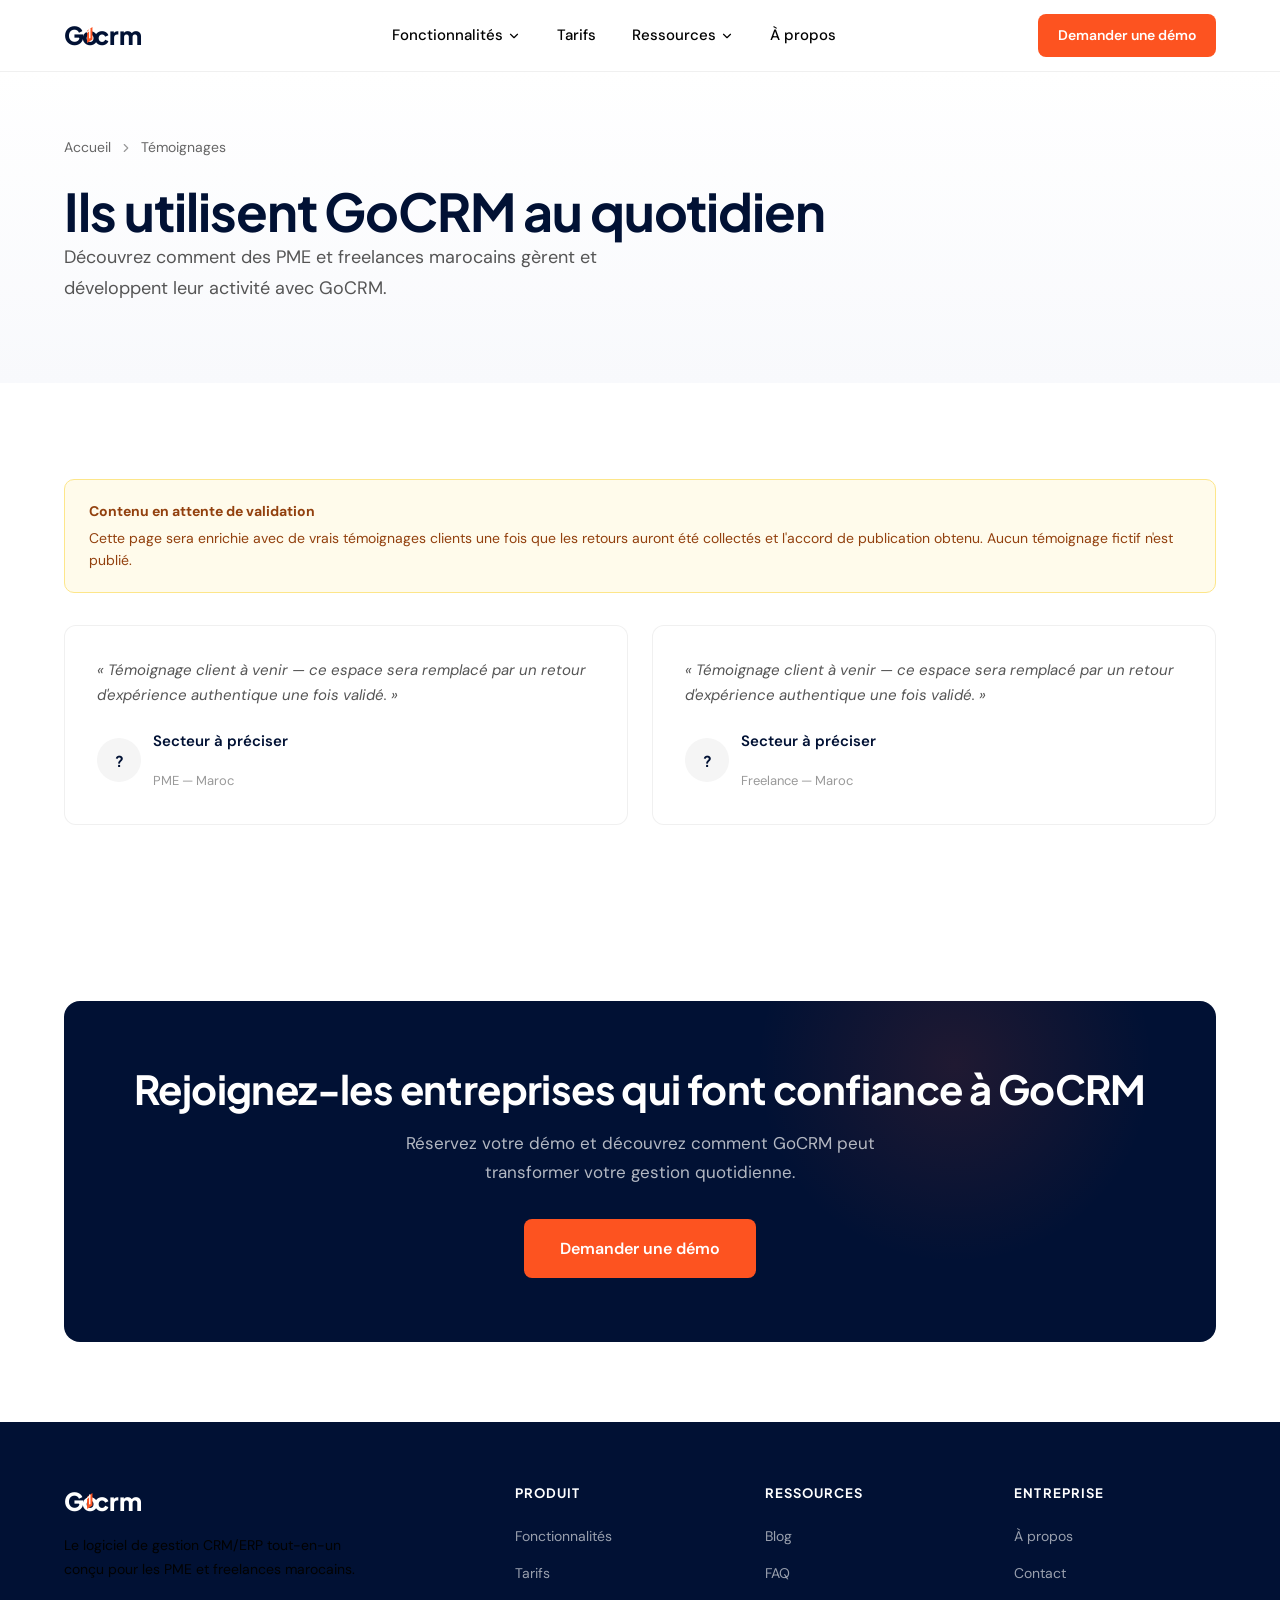
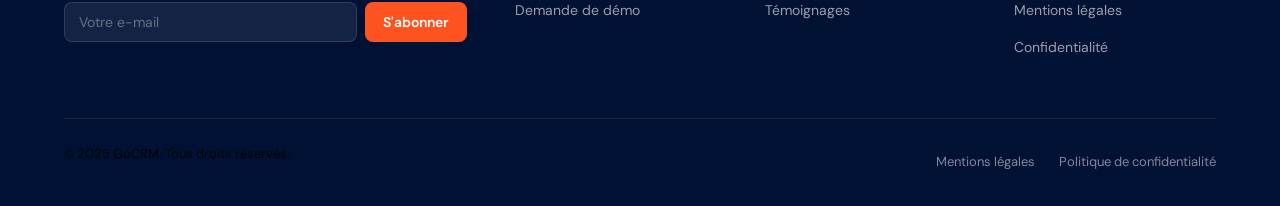
<file: temoignages.html>
<!DOCTYPE html>
<html lang="fr">
<head>
  <meta charset="UTF-8">
  <meta name="viewport" content="width=device-width, initial-scale=1.0">
  <title>Avis et témoignages clients GoCRM</title>
  <meta name="description" content="Découvrez comment les PME et freelances marocains utilisent GoCRM au quotidien pour gérer et développer leur activité.">
  <link rel="canonical" href="/temoignages">
  <link rel="preconnect" href="https://fonts.googleapis.com">
  <link rel="preconnect" href="https://fonts.gstatic.com" crossorigin>
  <link href="https://fonts.googleapis.com/css2?family=DM+Sans:ital,opsz,wght@0,9..40,300;0,9..40,400;0,9..40,500;0,9..40,600;0,9..40,700;1,9..40,400&family=Plus+Jakarta+Sans:wght@500;600;700;800&display=swap" rel="stylesheet">
  <link rel="stylesheet" href="style.css">
</head>
<body>
  <!-- ATTENTION : Cette page ne doit pas être publiée avant réception de témoignages
       clients réels et de l'accord des clients concernés pour publication.
       Les témoignages ci-dessous sont des placeholders structuraux. -->
  <header class="header"><div class="container header__inner"><a href="index.html" class="header__logo" aria-label="GoCRM Accueil"><svg xmlns="http://www.w3.org/2000/svg" viewBox="0 0 160 36" fill="none" height="32"><text x="0" y="28" font-family="Plus Jakarta Sans, sans-serif" font-weight="800" font-size="28" fill="#011134">G</text><text x="20" y="28" font-family="Plus Jakarta Sans, sans-serif" font-weight="800" font-size="28" fill="#011134">o</text><path d="M26 12 L32 8 L32 22 L26 26 Z" fill="#FD5320"/><path d="M29 10 L29 20" stroke="#fff" stroke-width="1.5" stroke-linecap="round"/><path d="M26 14 L29 11" stroke="#fff" stroke-width="1.2" stroke-linecap="round"/><text x="34" y="28" font-family="Plus Jakarta Sans, sans-serif" font-weight="800" font-size="28" fill="#011134">crm</text></svg></a><nav class="header__nav" aria-label="Navigation principale"><div class="header__nav-item"><a href="fonctionnalites/index.html" class="header__nav-link">Fonctionnalités<svg xmlns="http://www.w3.org/2000/svg" viewBox="0 0 24 24" fill="none" stroke="currentColor" stroke-width="2" stroke-linecap="round" stroke-linejoin="round"><path d="M6 9l6 6 6-6"/></svg></a><div class="mega-menu"><div class="mega-menu__grid"><a href="fonctionnalites/tableau-de-bord.html" class="mega-menu__link"><div class="mega-menu__icon"><svg xmlns="http://www.w3.org/2000/svg" viewBox="0 0 24 24" fill="none" stroke="currentColor" stroke-width="2" stroke-linecap="round" stroke-linejoin="round"><rect x="3" y="3" width="7" height="7"/><rect x="14" y="3" width="7" height="7"/><rect x="3" y="14" width="7" height="7"/><rect x="14" y="14" width="7" height="7"/></svg></div><div class="mega-menu__text"><strong>Tableau de bord</strong><span>Pilotez en temps réel</span></div></a><a href="fonctionnalites/gestion-commerciale.html" class="mega-menu__link"><div class="mega-menu__icon"><svg xmlns="http://www.w3.org/2000/svg" viewBox="0 0 24 24" fill="none" stroke="currentColor" stroke-width="2" stroke-linecap="round" stroke-linejoin="round"><path d="M14 2H6a2 2 0 0 0-2 2v16a2 2 0 0 0 2 2h12a2 2 0 0 0 2-2V8z"/><polyline points="14 2 14 8 20 8"/></svg></div><div class="mega-menu__text"><strong>Gestion commerciale</strong><span>Devis, factures, BC</span></div></a><a href="fonctionnalites/clients-abonnements.html" class="mega-menu__link"><div class="mega-menu__icon"><svg xmlns="http://www.w3.org/2000/svg" viewBox="0 0 24 24" fill="none" stroke="currentColor" stroke-width="2" stroke-linecap="round" stroke-linejoin="round"><path d="M17 21v-2a4 4 0 0 0-4-4H5a4 4 0 0 0-4 4v2"/><circle cx="9" cy="7" r="4"/></svg></div><div class="mega-menu__text"><strong>Clients & abonnements</strong><span>Contrats, récurrent</span></div></a><a href="fonctionnalites/projets-taches.html" class="mega-menu__link"><div class="mega-menu__icon"><svg xmlns="http://www.w3.org/2000/svg" viewBox="0 0 24 24" fill="none" stroke="currentColor" stroke-width="2" stroke-linecap="round" stroke-linejoin="round"><path d="M2 3h6a4 4 0 0 1 4 4v14a3 3 0 0 0-3-3H2z"/><path d="M22 3h-6a4 4 0 0 0-4 4v14a3 3 0 0 1 3-3h7z"/></svg></div><div class="mega-menu__text"><strong>Projets & tâches</strong><span>Suivi et attribution</span></div></a><a href="fonctionnalites/gestion-affiliation.html" class="mega-menu__link"><div class="mega-menu__icon"><svg xmlns="http://www.w3.org/2000/svg" viewBox="0 0 24 24" fill="none" stroke="currentColor" stroke-width="2" stroke-linecap="round" stroke-linejoin="round"><circle cx="12" cy="12" r="10"/><line x1="2" y1="12" x2="22" y2="12"/><path d="M12 2a15.3 15.3 0 0 1 4 10 15.3 15.3 0 0 1-4 10 15.3 15.3 0 0 1-4-10 15.3 15.3 0 0 1 4-10z"/></svg></div><div class="mega-menu__text"><strong>Gestion affiliation</strong><span>Commissions, paiements</span></div></a><a href="fonctionnalites/ventes-omnicanal.html" class="mega-menu__link"><div class="mega-menu__icon"><svg xmlns="http://www.w3.org/2000/svg" viewBox="0 0 24 24" fill="none" stroke="currentColor" stroke-width="2" stroke-linecap="round" stroke-linejoin="round"><rect x="1" y="4" width="22" height="16" rx="2" ry="2"/><line x1="1" y1="10" x2="23" y2="10"/></svg></div><div class="mega-menu__text"><strong>Ventes omnicanal</strong><span>POS, portail client</span></div></a><a href="fonctionnalites/gestion-inventaire.html" class="mega-menu__link"><div class="mega-menu__icon"><svg xmlns="http://www.w3.org/2000/svg" viewBox="0 0 24 24" fill="none" stroke="currentColor" stroke-width="2" stroke-linecap="round" stroke-linejoin="round"><path d="M21 16V8a2 2 0 0 0-1-1.73l-7-4a2 2 0 0 0-2 0l-7 4A2 2 0 0 0 3 8v8a2 2 0 0 0 1 1.73l7 4a2 2 0 0 0 2 0l7-4A2 2 0 0 0 21 16z"/></svg></div><div class="mega-menu__text"><strong>Gestion d'inventaire</strong><span>Stock, dépôts</span></div></a><a href="fonctionnalites/rapports-analytique.html" class="mega-menu__link"><div class="mega-menu__icon"><svg xmlns="http://www.w3.org/2000/svg" viewBox="0 0 24 24" fill="none" stroke="currentColor" stroke-width="2" stroke-linecap="round" stroke-linejoin="round"><line x1="18" y1="20" x2="18" y2="10"/><line x1="12" y1="20" x2="12" y2="4"/><line x1="6" y1="20" x2="6" y2="14"/></svg></div><div class="mega-menu__text"><strong>Rapports & analytique</strong><span>Ventes, dépenses</span></div></a><a href="fonctionnalites/support-prospects.html" class="mega-menu__link" style="grid-column:1/-1"><div class="mega-menu__icon"><svg xmlns="http://www.w3.org/2000/svg" viewBox="0 0 24 24" fill="none" stroke="currentColor" stroke-width="2" stroke-linecap="round" stroke-linejoin="round"><path d="M21 15a2 2 0 0 1-2 2H7l-4 4V5a2 2 0 0 1 2-2h14a2 2 0 0 1 2 2z"/></svg></div><div class="mega-menu__text"><strong>Support & prospects</strong><span>Leads, tickets, devis</span></div></a></div><div class="mega-menu__footer"><a href="fonctionnalites/index.html" class="btn btn--outline btn--sm">Voir toutes les fonctionnalités</a></div></div></div><a href="tarifs.html" class="header__nav-link">Tarifs</a><div class="header__nav-item"><a href="blog/index.html" class="header__nav-link">Ressources<svg xmlns="http://www.w3.org/2000/svg" viewBox="0 0 24 24" fill="none" stroke="currentColor" stroke-width="2" stroke-linecap="round" stroke-linejoin="round"><path d="M6 9l6 6 6-6"/></svg></a><div class="dropdown-menu"><a href="blog/index.html" class="dropdown-menu__link">Blog</a><a href="faq.html" class="dropdown-menu__link">FAQ</a><a href="temoignages.html" class="dropdown-menu__link">Témoignages</a></div></div><a href="a-propos.html" class="header__nav-link">À propos</a></nav><a href="demande-demo.html" class="btn btn--primary btn--sm header__cta">Demander une démo</a><button class="mobile-toggle" aria-label="Menu"><svg xmlns="http://www.w3.org/2000/svg" width="24" height="24" viewBox="0 0 24 24" fill="none" stroke="currentColor" stroke-width="2" stroke-linecap="round" stroke-linejoin="round"><line x1="3" y1="6" x2="21" y2="6"/><line x1="3" y1="12" x2="21" y2="12"/><line x1="3" y1="18" x2="21" y2="18"/></svg></button></div><div class="mobile-menu"><a href="fonctionnalites/index.html" class="mobile-menu__link" data-submenu="mob-func">Fonctionnalités<svg xmlns="http://www.w3.org/2000/svg" viewBox="0 0 24 24" fill="none" stroke="currentColor" stroke-width="2" stroke-linecap="round" stroke-linejoin="round"><path d="M6 9l6 6 6-6"/></svg></a><div class="mobile-submenu" id="mob-func"><a href="fonctionnalites/tableau-de-bord.html" class="mobile-submenu__link">Tableau de bord</a><a href="fonctionnalites/gestion-commerciale.html" class="mobile-submenu__link">Gestion commerciale</a><a href="fonctionnalites/clients-abonnements.html" class="mobile-submenu__link">Clients & abonnements</a><a href="fonctionnalites/projets-taches.html" class="mobile-submenu__link">Projets & tâches</a><a href="fonctionnalites/gestion-affiliation.html" class="mobile-submenu__link">Gestion affiliation</a><a href="fonctionnalites/ventes-omnicanal.html" class="mobile-submenu__link">Ventes omnicanal</a><a href="fonctionnalites/gestion-inventaire.html" class="mobile-submenu__link">Gestion d'inventaire</a><a href="fonctionnalites/rapports-analytique.html" class="mobile-submenu__link">Rapports & analytique</a><a href="fonctionnalites/support-prospects.html" class="mobile-submenu__link">Support & prospects</a></div><a href="tarifs.html" class="mobile-menu__link">Tarifs</a><a href="blog/index.html" class="mobile-menu__link">Blog</a><a href="faq.html" class="mobile-menu__link">FAQ</a><a href="temoignages.html" class="mobile-menu__link">Témoignages</a><a href="a-propos.html" class="mobile-menu__link">À propos</a><a href="contact.html" class="mobile-menu__link">Contact</a><div class="mobile-menu__cta"><a href="demande-demo.html" class="btn btn--primary btn--lg" style="width:100%">Demander une démo</a></div></div></header>

  <main>
    <section class="hero--page">
      <div class="container">
        <div class="hero__breadcrumb"><a href="index.html">Accueil</a><svg xmlns="http://www.w3.org/2000/svg" viewBox="0 0 24 24" fill="none" stroke="currentColor" stroke-width="2" stroke-linecap="round" stroke-linejoin="round"><polyline points="9 18 15 12 9 6"/></svg><span>Témoignages</span></div>
        <h1>Ils utilisent GoCRM au quotidien</h1>
        <p class="hero__desc">Découvrez comment des PME et freelances marocains gèrent et développent leur activité avec GoCRM.</p>
      </div>
    </section>

    <!-- ATTENTION : Les témoignages ci-dessous sont des placeholders.
         Ne pas publier sans témoignages clients réels validés par le client. -->
    <section class="section">
      <div class="container">
        <div class="notice">
          <strong>Contenu en attente de validation</strong>
          Cette page sera enrichie avec de vrais témoignages clients une fois que les retours auront été collectés et l'accord de publication obtenu. Aucun témoignage fictif n'est publié.
        </div>
        <div class="testimonials__grid">
          <div class="testimonial-card">
            <p class="testimonial-card__quote">« Témoignage client à venir — ce espace sera remplacé par un retour d'expérience authentique une fois validé. »</p>
            <div class="testimonial-card__author">
              <div class="testimonial-card__avatar">?</div>
              <div><p class="testimonial-card__name">Secteur à préciser</p><p class="testimonial-card__role">PME — Maroc</p></div>
            </div>
          </div>
          <div class="testimonial-card">
            <p class="testimonial-card__quote">« Témoignage client à venir — ce espace sera remplacé par un retour d'expérience authentique une fois validé. »</p>
            <div class="testimonial-card__author">
              <div class="testimonial-card__avatar">?</div>
              <div><p class="testimonial-card__name">Secteur à préciser</p><p class="testimonial-card__role">Freelance — Maroc</p></div>
            </div>
          </div>
        </div>
      </div>
    </section>

    <section class="cta-banner section"><div class="container"><div class="cta-banner__inner"><h2 class="cta-banner__title">Rejoignez-les entreprises qui font confiance à GoCRM</h2><p class="cta-banner__desc">Réservez votre démo et découvrez comment GoCRM peut transformer votre gestion quotidienne.</p><div class="cta-banner__actions"><a href="demande-demo.html" class="btn btn--primary btn--lg">Demander une démo</a></div></div></div></section>
  </main>

  <footer class="footer"><div class="container"><div class="footer__grid"><div><a href="index.html" class="header__logo" aria-label="GoCRM Accueil"><svg xmlns="http://www.w3.org/2000/svg" viewBox="0 0 160 36" fill="none" height="28"><text x="0" y="28" font-family="Plus Jakarta Sans, sans-serif" font-weight="800" font-size="28" fill="#fff">G</text><text x="20" y="28" font-family="Plus Jakarta Sans, sans-serif" font-weight="800" font-size="28" fill="#fff">o</text><path d="M26 12 L32 8 L32 22 L26 26 Z" fill="#FD5320"/><path d="M29 10 L29 20" stroke="#fff" stroke-width="1.5" stroke-linecap="round"/><path d="M26 14 L29 11" stroke="#fff" stroke-width="1.2" stroke-linecap="round"/><text x="34" y="28" font-family="Plus Jakarta Sans, sans-serif" font-weight="800" font-size="28" fill="#fff">crm</text></svg></a><p class="footer__brand-desc">Le logiciel de gestion CRM/ERP tout-en-un conçu pour les PME et freelances marocains.</p><div class="newsletter"><form class="newsletter__form"><input type="email" class="newsletter__input" placeholder="Votre e-mail" aria-label="Adresse e-mail pour la newsletter"><button type="submit" class="newsletter__btn">S'abonner</button></form></div></div><div><h4 class="footer__heading">Produit</h4><ul class="footer__links"><li><a href="fonctionnalites/index.html">Fonctionnalités</a></li><li><a href="tarifs.html">Tarifs</a></li><li><a href="demande-demo.html">Demande de démo</a></li></ul></div><div><h4 class="footer__heading">Ressources</h4><ul class="footer__links"><li><a href="blog/index.html">Blog</a></li><li><a href="faq.html">FAQ</a></li><li><a href="temoignages.html">Témoignages</a></li></ul></div><div><h4 class="footer__heading">Entreprise</h4><ul class="footer__links"><li><a href="a-propos.html">À propos</a></li><li><a href="contact.html">Contact</a></li><li><a href="mentions-legales.html">Mentions légales</a></li><li><a href="politique-de-confidentialite.html">Confidentialité</a></li></ul></div></div><div class="footer__bottom"><p>&copy; 2025 GoCRM. Tous droits réservés.</p><div class="footer__legal"><a href="mentions-legales.html">Mentions légales</a><a href="politique-de-confidentialite.html">Politique de confidentialité</a></div></div></div></footer>
  <script src="script.js"></script>
</body>
</html>
</file>
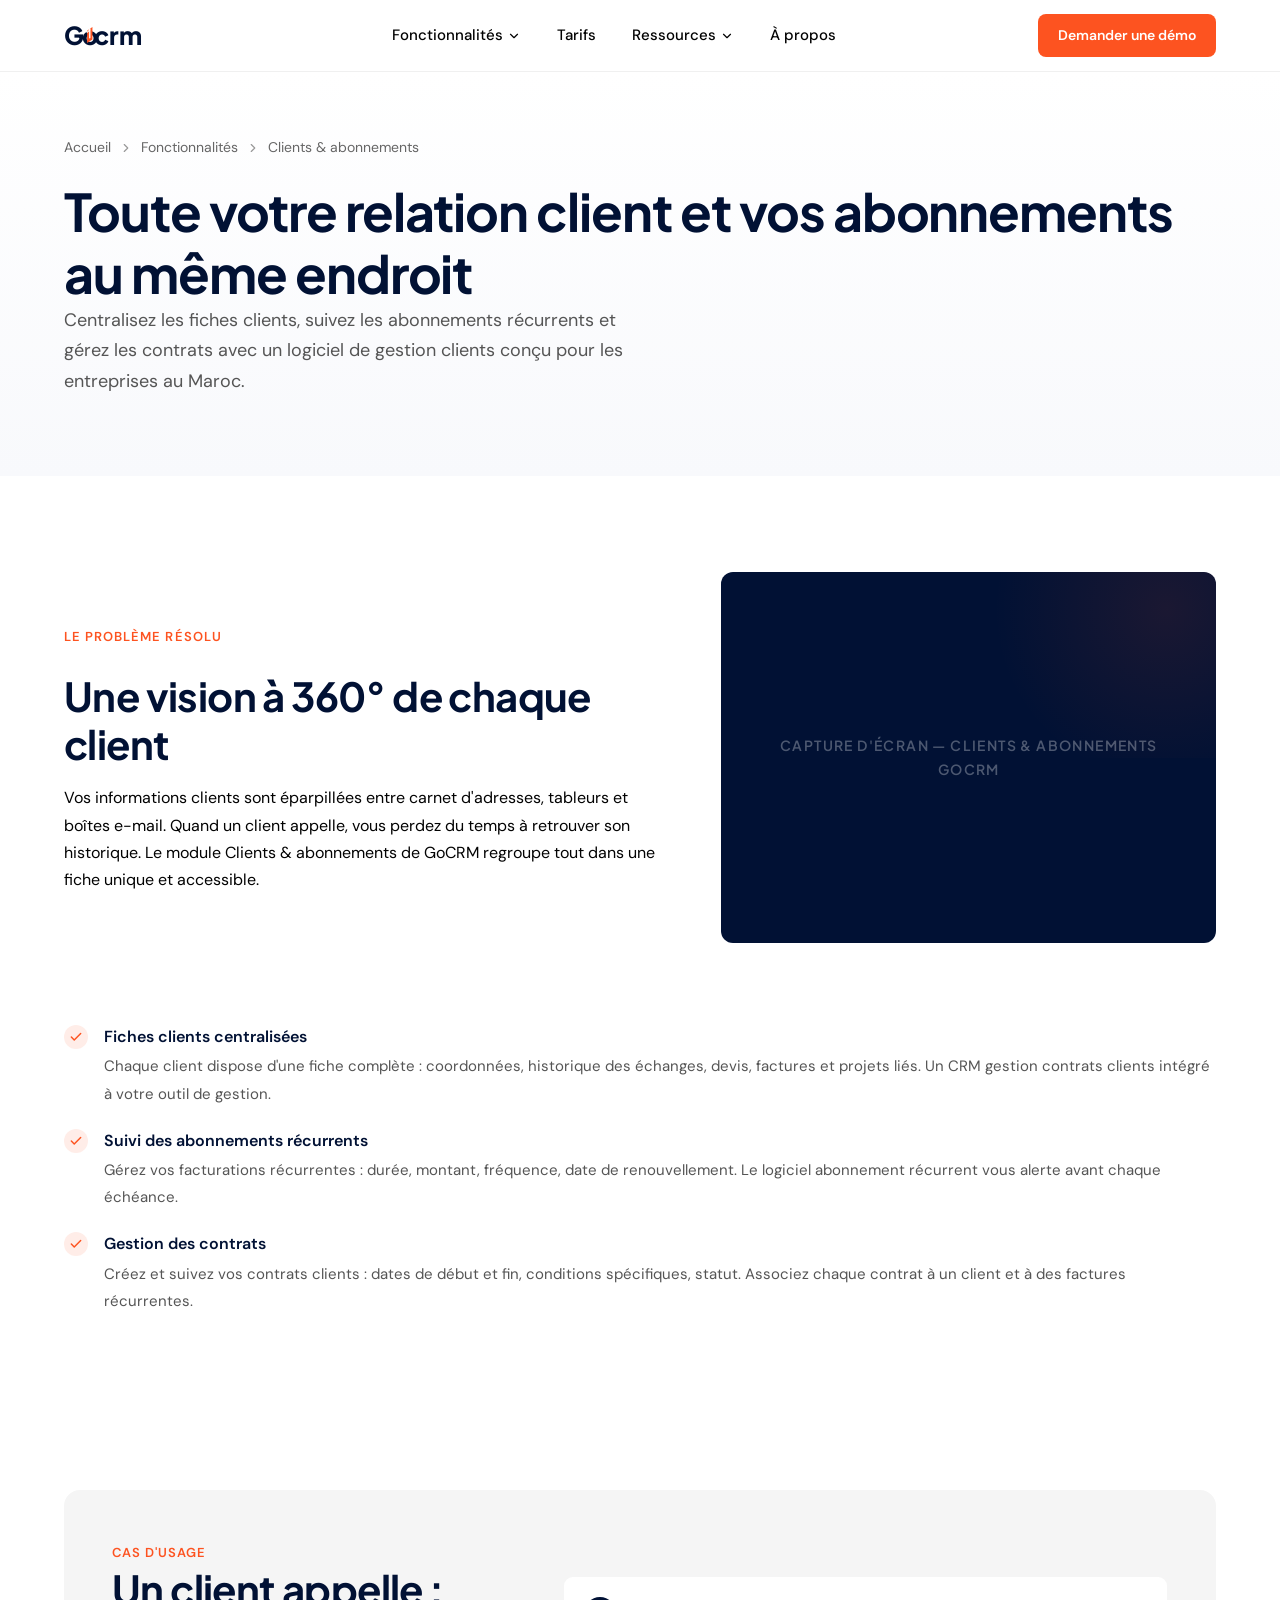
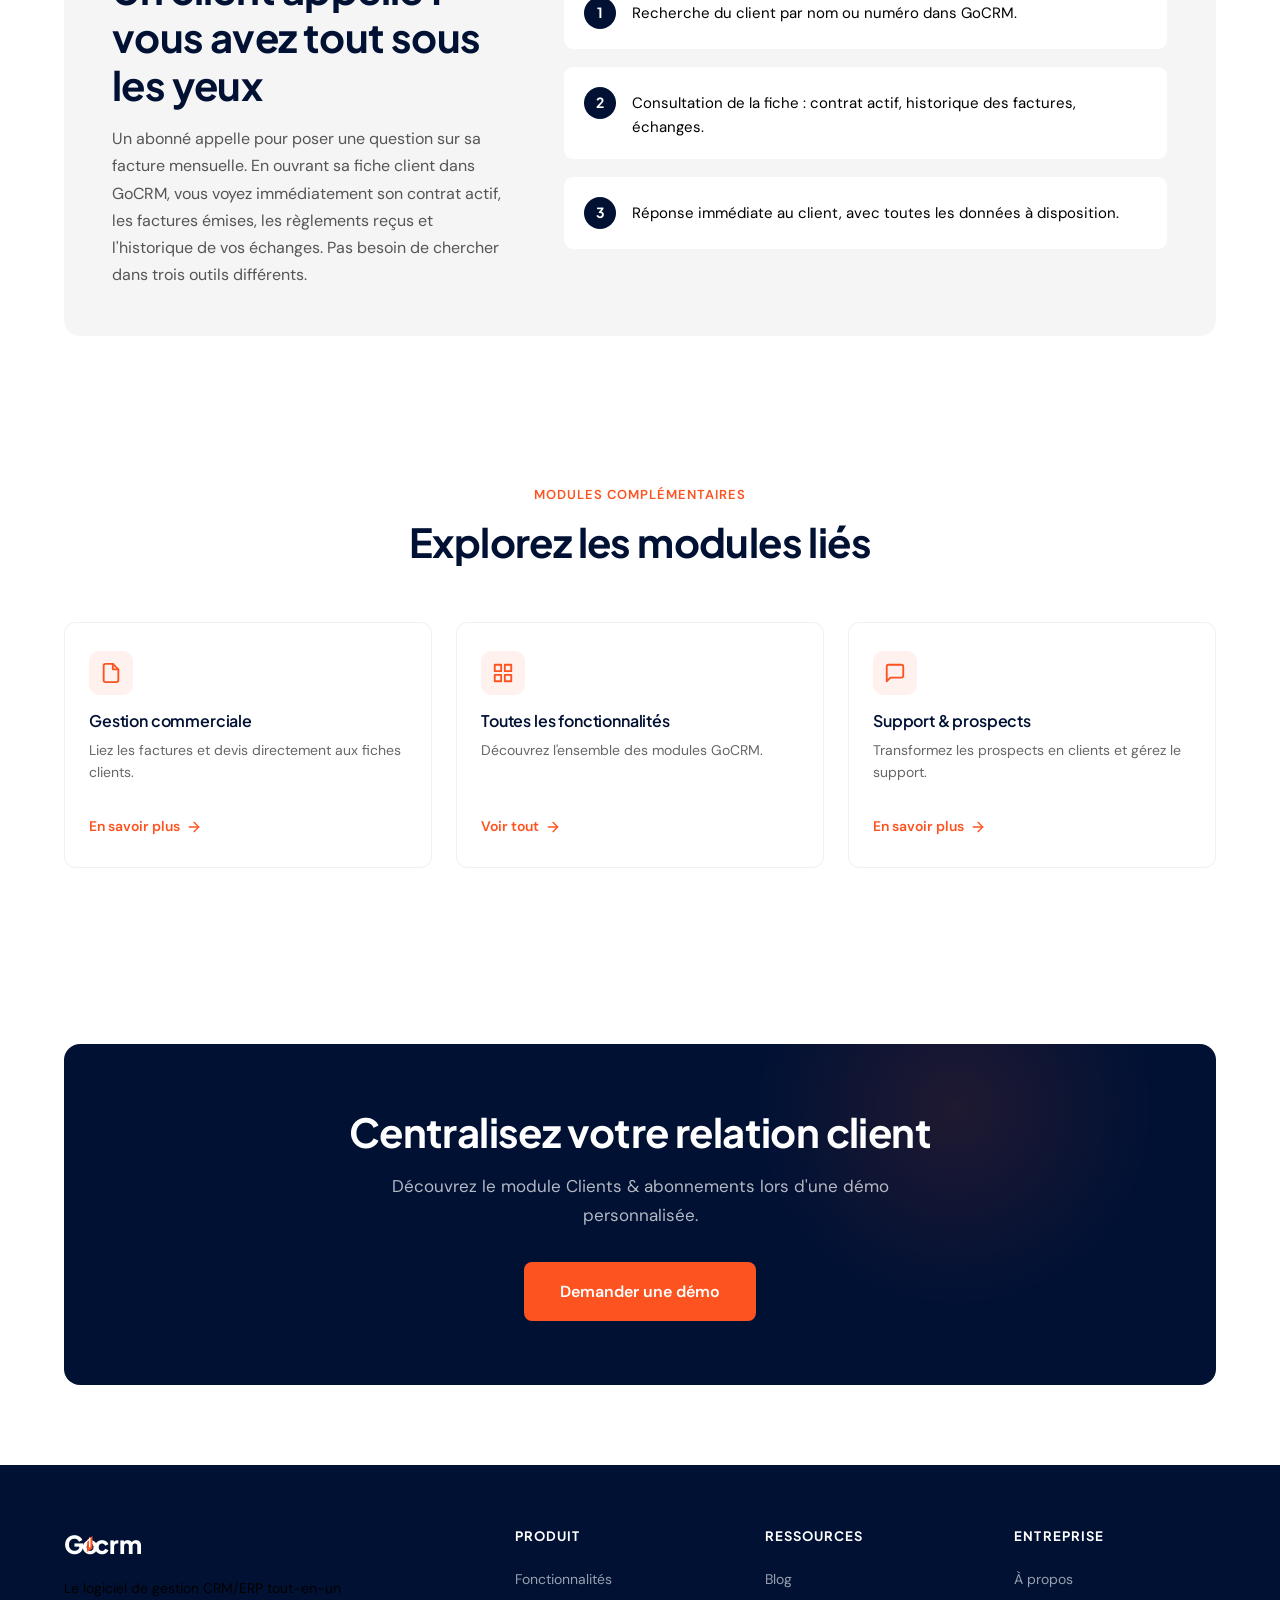
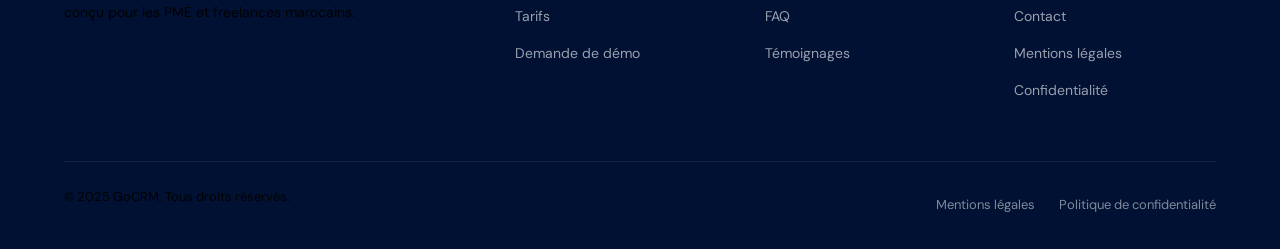
<file: fonctionnalites/clients-abonnements.html>
<!DOCTYPE html>
<html lang="fr">
<head>
  <meta charset="UTF-8">
  <meta name="viewport" content="width=device-width, initial-scale=1.0">
  <title>Gestion des clients et abonnements récurrents | GoCRM</title>
  <meta name="description" content="Centralisez vos fiches clients, contrats et abonnements récurrents avec GoCRM. Une vision à 360° de votre relation client.">
  <link rel="canonical" href="/fonctionnalites/clients-abonnements">
  <link rel="preconnect" href="https://fonts.googleapis.com">
  <link rel="preconnect" href="https://fonts.gstatic.com" crossorigin>
  <link href="https://fonts.googleapis.com/css2?family=DM+Sans:ital,opsz,wght@0,9..40,300;0,9..40,400;0,9..40,500;0,9..40,600;0,9..40,700;1,9..40,400&family=Plus+Jakarta+Sans:wght@500;600;700;800&display=swap" rel="stylesheet">
  <link rel="stylesheet" href="../style.css">
</head>
<body>
  <header class="header"><div class="container header__inner"><a href="../index.html" class="header__logo" aria-label="GoCRM Accueil"><svg xmlns="http://www.w3.org/2000/svg" viewBox="0 0 160 36" fill="none" height="32"><text x="0" y="28" font-family="Plus Jakarta Sans, sans-serif" font-weight="800" font-size="28" fill="#011134">G</text><text x="20" y="28" font-family="Plus Jakarta Sans, sans-serif" font-weight="800" font-size="28" fill="#011134">o</text><path d="M26 12 L32 8 L32 22 L26 26 Z" fill="#FD5320"/><path d="M29 10 L29 20" stroke="#fff" stroke-width="1.5" stroke-linecap="round"/><path d="M26 14 L29 11" stroke="#fff" stroke-width="1.2" stroke-linecap="round"/><text x="34" y="28" font-family="Plus Jakarta Sans, sans-serif" font-weight="800" font-size="28" fill="#011134">crm</text></svg></a><nav class="header__nav" aria-label="Navigation principale"><div class="header__nav-item"><a href="index.html" class="header__nav-link">Fonctionnalités<svg xmlns="http://www.w3.org/2000/svg" viewBox="0 0 24 24" fill="none" stroke="currentColor" stroke-width="2" stroke-linecap="round" stroke-linejoin="round"><path d="M6 9l6 6 6-6"/></svg></a><div class="mega-menu"><div class="mega-menu__grid"><a href="tableau-de-bord.html" class="mega-menu__link"><div class="mega-menu__icon"><svg xmlns="http://www.w3.org/2000/svg" viewBox="0 0 24 24" fill="none" stroke="currentColor" stroke-width="2" stroke-linecap="round" stroke-linejoin="round"><rect x="3" y="3" width="7" height="7"/><rect x="14" y="3" width="7" height="7"/><rect x="3" y="14" width="7" height="7"/><rect x="14" y="14" width="7" height="7"/></svg></div><div class="mega-menu__text"><strong>Tableau de bord</strong><span>Pilotez en temps réel</span></div></a><a href="gestion-commerciale.html" class="mega-menu__link"><div class="mega-menu__icon"><svg xmlns="http://www.w3.org/2000/svg" viewBox="0 0 24 24" fill="none" stroke="currentColor" stroke-width="2" stroke-linecap="round" stroke-linejoin="round"><path d="M14 2H6a2 2 0 0 0-2 2v16a2 2 0 0 0 2 2h12a2 2 0 0 0 2-2V8z"/><polyline points="14 2 14 8 20 8"/></svg></div><div class="mega-menu__text"><strong>Gestion commerciale</strong><span>Devis, factures, BC</span></div></a><a href="clients-abonnements.html" class="mega-menu__link"><div class="mega-menu__icon"><svg xmlns="http://www.w3.org/2000/svg" viewBox="0 0 24 24" fill="none" stroke="currentColor" stroke-width="2" stroke-linecap="round" stroke-linejoin="round"><path d="M17 21v-2a4 4 0 0 0-4-4H5a4 4 0 0 0-4 4v2"/><circle cx="9" cy="7" r="4"/></svg></div><div class="mega-menu__text"><strong>Clients & abonnements</strong><span>Contrats, récurrent</span></div></a><a href="projets-taches.html" class="mega-menu__link"><div class="mega-menu__icon"><svg xmlns="http://www.w3.org/2000/svg" viewBox="0 0 24 24" fill="none" stroke="currentColor" stroke-width="2" stroke-linecap="round" stroke-linejoin="round"><path d="M2 3h6a4 4 0 0 1 4 4v14a3 3 0 0 0-3-3H2z"/><path d="M22 3h-6a4 4 0 0 0-4 4v14a3 3 0 0 1 3-3h7z"/></svg></div><div class="mega-menu__text"><strong>Projets & tâches</strong><span>Suivi et attribution</span></div></a><a href="gestion-affiliation.html" class="mega-menu__link"><div class="mega-menu__icon"><svg xmlns="http://www.w3.org/2000/svg" viewBox="0 0 24 24" fill="none" stroke="currentColor" stroke-width="2" stroke-linecap="round" stroke-linejoin="round"><circle cx="12" cy="12" r="10"/><line x1="2" y1="12" x2="22" y2="12"/><path d="M12 2a15.3 15.3 0 0 1 4 10 15.3 15.3 0 0 1-4 10 15.3 15.3 0 0 1-4-10 15.3 15.3 0 0 1 4-10z"/></svg></div><div class="mega-menu__text"><strong>Gestion affiliation</strong><span>Commissions, paiements</span></div></a><a href="ventes-omnicanal.html" class="mega-menu__link"><div class="mega-menu__icon"><svg xmlns="http://www.w3.org/2000/svg" viewBox="0 0 24 24" fill="none" stroke="currentColor" stroke-width="2" stroke-linecap="round" stroke-linejoin="round"><rect x="1" y="4" width="22" height="16" rx="2" ry="2"/><line x1="1" y1="10" x2="23" y2="10"/></svg></div><div class="mega-menu__text"><strong>Ventes omnicanal</strong><span>POS, portail client</span></div></a><a href="gestion-inventaire.html" class="mega-menu__link"><div class="mega-menu__icon"><svg xmlns="http://www.w3.org/2000/svg" viewBox="0 0 24 24" fill="none" stroke="currentColor" stroke-width="2" stroke-linecap="round" stroke-linejoin="round"><path d="M21 16V8a2 2 0 0 0-1-1.73l-7-4a2 2 0 0 0-2 0l-7 4A2 2 0 0 0 3 8v8a2 2 0 0 0 1 1.73l7 4a2 2 0 0 0 2 0l7-4A2 2 0 0 0 21 16z"/></svg></div><div class="mega-menu__text"><strong>Gestion d'inventaire</strong><span>Stock, dépôts</span></div></a><a href="rapports-analytique.html" class="mega-menu__link"><div class="mega-menu__icon"><svg xmlns="http://www.w3.org/2000/svg" viewBox="0 0 24 24" fill="none" stroke="currentColor" stroke-width="2" stroke-linecap="round" stroke-linejoin="round"><line x1="18" y1="20" x2="18" y2="10"/><line x1="12" y1="20" x2="12" y2="4"/><line x1="6" y1="20" x2="6" y2="14"/></svg></div><div class="mega-menu__text"><strong>Rapports & analytique</strong><span>Ventes, dépenses</span></div></a><a href="support-prospects.html" class="mega-menu__link" style="grid-column:1/-1"><div class="mega-menu__icon"><svg xmlns="http://www.w3.org/2000/svg" viewBox="0 0 24 24" fill="none" stroke="currentColor" stroke-width="2" stroke-linecap="round" stroke-linejoin="round"><path d="M21 15a2 2 0 0 1-2 2H7l-4 4V5a2 2 0 0 1 2-2h14a2 2 0 0 1 2 2z"/></svg></div><div class="mega-menu__text"><strong>Support & prospects</strong><span>Leads, tickets, devis</span></div></a></div></div></div><a href="../tarifs.html" class="header__nav-link">Tarifs</a><div class="header__nav-item"><a href="../blog/index.html" class="header__nav-link">Ressources<svg xmlns="http://www.w3.org/2000/svg" viewBox="0 0 24 24" fill="none" stroke="currentColor" stroke-width="2" stroke-linecap="round" stroke-linejoin="round"><path d="M6 9l6 6 6-6"/></svg></a><div class="dropdown-menu"><a href="../blog/index.html" class="dropdown-menu__link">Blog</a><a href="../faq.html" class="dropdown-menu__link">FAQ</a><a href="../temoignages.html" class="dropdown-menu__link">Témoignages</a></div></div><a href="../a-propos.html" class="header__nav-link">À propos</a></nav><a href="../demande-demo.html" class="btn btn--primary btn--sm header__cta">Demander une démo</a><button class="mobile-toggle" aria-label="Menu"><svg xmlns="http://www.w3.org/2000/svg" width="24" height="24" viewBox="0 0 24 24" fill="none" stroke="currentColor" stroke-width="2" stroke-linecap="round" stroke-linejoin="round"><line x1="3" y1="6" x2="21" y2="6"/><line x1="3" y1="12" x2="21" y2="12"/><line x1="3" y1="18" x2="21" y2="18"/></svg></button></div><div class="mobile-menu"><a href="index.html" class="mobile-menu__link" data-submenu="mob-func">Fonctionnalités<svg xmlns="http://www.w3.org/2000/svg" viewBox="0 0 24 24" fill="none" stroke="currentColor" stroke-width="2" stroke-linecap="round" stroke-linejoin="round"><path d="M6 9l6 6 6-6"/></svg></a><div class="mobile-submenu" id="mob-func"><a href="tableau-de-bord.html" class="mobile-submenu__link">Tableau de bord</a><a href="gestion-commerciale.html" class="mobile-submenu__link">Gestion commerciale</a><a href="clients-abonnements.html" class="mobile-submenu__link">Clients & abonnements</a><a href="projets-taches.html" class="mobile-submenu__link">Projets & tâches</a><a href="gestion-affiliation.html" class="mobile-submenu__link">Gestion affiliation</a><a href="ventes-omnicanal.html" class="mobile-submenu__link">Ventes omnicanal</a><a href="gestion-inventaire.html" class="mobile-submenu__link">Gestion d'inventaire</a><a href="rapports-analytique.html" class="mobile-submenu__link">Rapports & analytique</a><a href="support-prospects.html" class="mobile-submenu__link">Support & prospects</a></div><a href="../tarifs.html" class="mobile-menu__link">Tarifs</a><a href="../blog/index.html" class="mobile-menu__link">Blog</a><a href="../faq.html" class="mobile-menu__link">FAQ</a><a href="../temoignages.html" class="mobile-menu__link">Témoignages</a><a href="../a-propos.html" class="mobile-menu__link">À propos</a><a href="../contact.html" class="mobile-menu__link">Contact</a><div class="mobile-menu__cta"><a href="../demande-demo.html" class="btn btn--primary btn--lg" style="width:100%">Demander une démo</a></div></div></header>

  <main>
    <section class="hero--page">
      <div class="container">
        <div class="hero__breadcrumb"><a href="../index.html">Accueil</a><svg xmlns="http://www.w3.org/2000/svg" viewBox="0 0 24 24" fill="none" stroke="currentColor" stroke-width="2" stroke-linecap="round" stroke-linejoin="round"><polyline points="9 18 15 12 9 6"/></svg><a href="index.html">Fonctionnalités</a><svg xmlns="http://www.w3.org/2000/svg" viewBox="0 0 24 24" fill="none" stroke="currentColor" stroke-width="2" stroke-linecap="round" stroke-linejoin="round"><polyline points="9 18 15 12 9 6"/></svg><span>Clients & abonnements</span></div>
        <h1>Toute votre relation client et vos abonnements au même endroit</h1>
        <p class="hero__desc">Centralisez les fiches clients, suivez les abonnements récurrents et gérez les contrats avec un logiciel de gestion clients conçu pour les entreprises au Maroc.</p>
      </div>
    </section>

    <section class="section">
      <div class="container">
        <div class="feature-detail__intro">
          <div>
            <span class="section__label">Le problème résolu</span>
            <h2 style="margin-top:12px;margin-bottom:16px;">Une vision à 360° de chaque client</h2>
            <p>Vos informations clients sont éparpillées entre carnet d'adresses, tableurs et boîtes e-mail. Quand un client appelle, vous perdez du temps à retrouver son historique. Le module Clients & abonnements de GoCRM regroupe tout dans une fiche unique et accessible.</p>
          </div>
          <div class="feature-detail__visual"><div class="feature-detail__visual-content">Capture d'écran — Clients & abonnements GoCRM</div></div>
        </div>

        <div class="feature-list">
          <div class="feature-list__item">
            <div class="feature-list__check"><svg xmlns="http://www.w3.org/2000/svg" viewBox="0 0 24 24" fill="none" stroke="currentColor" stroke-width="2.5" stroke-linecap="round" stroke-linejoin="round"><polyline points="20 6 9 17 4 12"/></svg></div>
            <div class="feature-list__text"><strong>Fiches clients centralisées</strong><span>Chaque client dispose d'une fiche complète : coordonnées, historique des échanges, devis, factures et projets liés. Un CRM gestion contrats clients intégré à votre outil de gestion.</span></div>
          </div>
          <div class="feature-list__item">
            <div class="feature-list__check"><svg xmlns="http://www.w3.org/2000/svg" viewBox="0 0 24 24" fill="none" stroke="currentColor" stroke-width="2.5" stroke-linecap="round" stroke-linejoin="round"><polyline points="20 6 9 17 4 12"/></svg></div>
            <div class="feature-list__text"><strong>Suivi des abonnements récurrents</strong><span>Gérez vos facturations récurrentes : durée, montant, fréquence, date de renouvellement. Le logiciel abonnement récurrent vous alerte avant chaque échéance.</span></div>
          </div>
          <div class="feature-list__item">
            <div class="feature-list__check"><svg xmlns="http://www.w3.org/2000/svg" viewBox="0 0 24 24" fill="none" stroke="currentColor" stroke-width="2.5" stroke-linecap="round" stroke-linejoin="round"><polyline points="20 6 9 17 4 12"/></svg></div>
            <div class="feature-list__text"><strong>Gestion des contrats</strong><span>Créez et suivez vos contrats clients : dates de début et fin, conditions spécifiques, statut. Associez chaque contrat à un client et à des factures récurrentes.</span></div>
          </div>
        </div>
      </div>
    </section>

    <section class="use-case">
      <div class="container">
        <div class="use-case__inner">
          <div>
            <span class="use-case__label">Cas d'usage</span>
            <h2 class="use-case__title">Un client appelle : vous avez tout sous les yeux</h2>
            <p class="use-case__text">Un abonné appelle pour poser une question sur sa facture mensuelle. En ouvrant sa fiche client dans GoCRM, vous voyez immédiatement son contrat actif, les factures émises, les règlements reçus et l'historique de vos échanges. Pas besoin de chercher dans trois outils différents.</p>
          </div>
          <div class="use-case__steps">
            <div class="use-case__step"><div class="use-case__step-num">1</div><div class="use-case__step-text">Recherche du client par nom ou numéro dans GoCRM.</div></div>
            <div class="use-case__step"><div class="use-case__step-num">2</div><div class="use-case__step-text">Consultation de la fiche : contrat actif, historique des factures, échanges.</div></div>
            <div class="use-case__step"><div class="use-case__step-num">3</div><div class="use-case__step-text">Réponse immédiate au client, avec toutes les données à disposition.</div></div>
          </div>
        </div>
      </div>
    </section>

    <section class="related-modules">
      <div class="container">
        <div class="section__header section__header--center"><span class="section__label">Modules complémentaires</span><h2 class="section__title">Explorez les modules liés</h2></div>
        <div class="related-modules__grid">
          <a href="gestion-commerciale.html" class="module-card"><div class="module-card__icon"><svg xmlns="http://www.w3.org/2000/svg" viewBox="0 0 24 24" fill="none" stroke="currentColor" stroke-width="2" stroke-linecap="round" stroke-linejoin="round"><path d="M14 2H6a2 2 0 0 0-2 2v16a2 2 0 0 0 2 2h12a2 2 0 0 0 2-2V8z"/><polyline points="14 2 14 8 20 8"/></svg></div><h3 class="module-card__title">Gestion commerciale</h3><p class="module-card__text">Liez les factures et devis directement aux fiches clients.</p><span class="module-card__link">En savoir plus <svg xmlns="http://www.w3.org/2000/svg" viewBox="0 0 24 24" fill="none" stroke="currentColor" stroke-width="2" stroke-linecap="round" stroke-linejoin="round"><line x1="5" y1="12" x2="19" y2="12"/><polyline points="12 5 19 12 12 19"/></svg></span></a>
          <a href="index.html" class="module-card"><div class="module-card__icon"><svg xmlns="http://www.w3.org/2000/svg" viewBox="0 0 24 24" fill="none" stroke="currentColor" stroke-width="2" stroke-linecap="round" stroke-linejoin="round"><rect x="3" y="3" width="7" height="7"/><rect x="14" y="3" width="7" height="7"/><rect x="3" y="14" width="7" height="7"/><rect x="14" y="14" width="7" height="7"/></svg></div><h3 class="module-card__title">Toutes les fonctionnalités</h3><p class="module-card__text">Découvrez l'ensemble des modules GoCRM.</p><span class="module-card__link">Voir tout <svg xmlns="http://www.w3.org/2000/svg" viewBox="0 0 24 24" fill="none" stroke="currentColor" stroke-width="2" stroke-linecap="round" stroke-linejoin="round"><line x1="5" y1="12" x2="19" y2="12"/><polyline points="12 5 19 12 12 19"/></svg></span></a>
          <a href="support-prospects.html" class="module-card"><div class="module-card__icon"><svg xmlns="http://www.w3.org/2000/svg" viewBox="0 0 24 24" fill="none" stroke="currentColor" stroke-width="2" stroke-linecap="round" stroke-linejoin="round"><path d="M21 15a2 2 0 0 1-2 2H7l-4 4V5a2 2 0 0 1 2-2h14a2 2 0 0 1 2 2z"/></svg></div><h3 class="module-card__title">Support & prospects</h3><p class="module-card__text">Transformez les prospects en clients et gérez le support.</p><span class="module-card__link">En savoir plus <svg xmlns="http://www.w3.org/2000/svg" viewBox="0 0 24 24" fill="none" stroke="currentColor" stroke-width="2" stroke-linecap="round" stroke-linejoin="round"><line x1="5" y1="12" x2="19" y2="12"/><polyline points="12 5 19 12 12 19"/></svg></span></a>
        </div>
      </div>
    </section>

    <section class="cta-banner section"><div class="container"><div class="cta-banner__inner"><h2 class="cta-banner__title">Centralisez votre relation client</h2><p class="cta-banner__desc">Découvrez le module Clients & abonnements lors d'une démo personnalisée.</p><div class="cta-banner__actions"><a href="../demande-demo.html" class="btn btn--primary btn--lg">Demander une démo</a></div></div></div></section>
  </main>

  <footer class="footer"><div class="container"><div class="footer__grid"><div><a href="../index.html" class="header__logo" aria-label="GoCRM Accueil"><svg xmlns="http://www.w3.org/2000/svg" viewBox="0 0 160 36" fill="none" height="28"><text x="0" y="28" font-family="Plus Jakarta Sans, sans-serif" font-weight="800" font-size="28" fill="#fff">G</text><text x="20" y="28" font-family="Plus Jakarta Sans, sans-serif" font-weight="800" font-size="28" fill="#fff">o</text><path d="M26 12 L32 8 L32 22 L26 26 Z" fill="#FD5320"/><path d="M29 10 L29 20" stroke="#fff" stroke-width="1.5" stroke-linecap="round"/><path d="M26 14 L29 11" stroke="#fff" stroke-width="1.2" stroke-linecap="round"/><text x="34" y="28" font-family="Plus Jakarta Sans, sans-serif" font-weight="800" font-size="28" fill="#fff">crm</text></svg></a><p class="footer__brand-desc">Le logiciel de gestion CRM/ERP tout-en-un conçu pour les PME et freelances marocains.</p></div><div><h4 class="footer__heading">Produit</h4><ul class="footer__links"><li><a href="index.html">Fonctionnalités</a></li><li><a href="../tarifs.html">Tarifs</a></li><li><a href="../demande-demo.html">Demande de démo</a></li></ul></div><div><h4 class="footer__heading">Ressources</h4><ul class="footer__links"><li><a href="../blog/index.html">Blog</a></li><li><a href="../faq.html">FAQ</a></li><li><a href="../temoignages.html">Témoignages</a></li></ul></div><div><h4 class="footer__heading">Entreprise</h4><ul class="footer__links"><li><a href="../a-propos.html">À propos</a></li><li><a href="../contact.html">Contact</a></li><li><a href="../mentions-legales.html">Mentions légales</a></li><li><a href="../politique-de-confidentialite.html">Confidentialité</a></li></ul></div></div><div class="footer__bottom"><p>&copy; 2025 GoCRM. Tous droits réservés.</p><div class="footer__legal"><a href="../mentions-legales.html">Mentions légales</a><a href="../politique-de-confidentialite.html">Politique de confidentialité</a></div></div></div></footer>
  <script src="../script.js"></script>
</body>
</html>
</file>
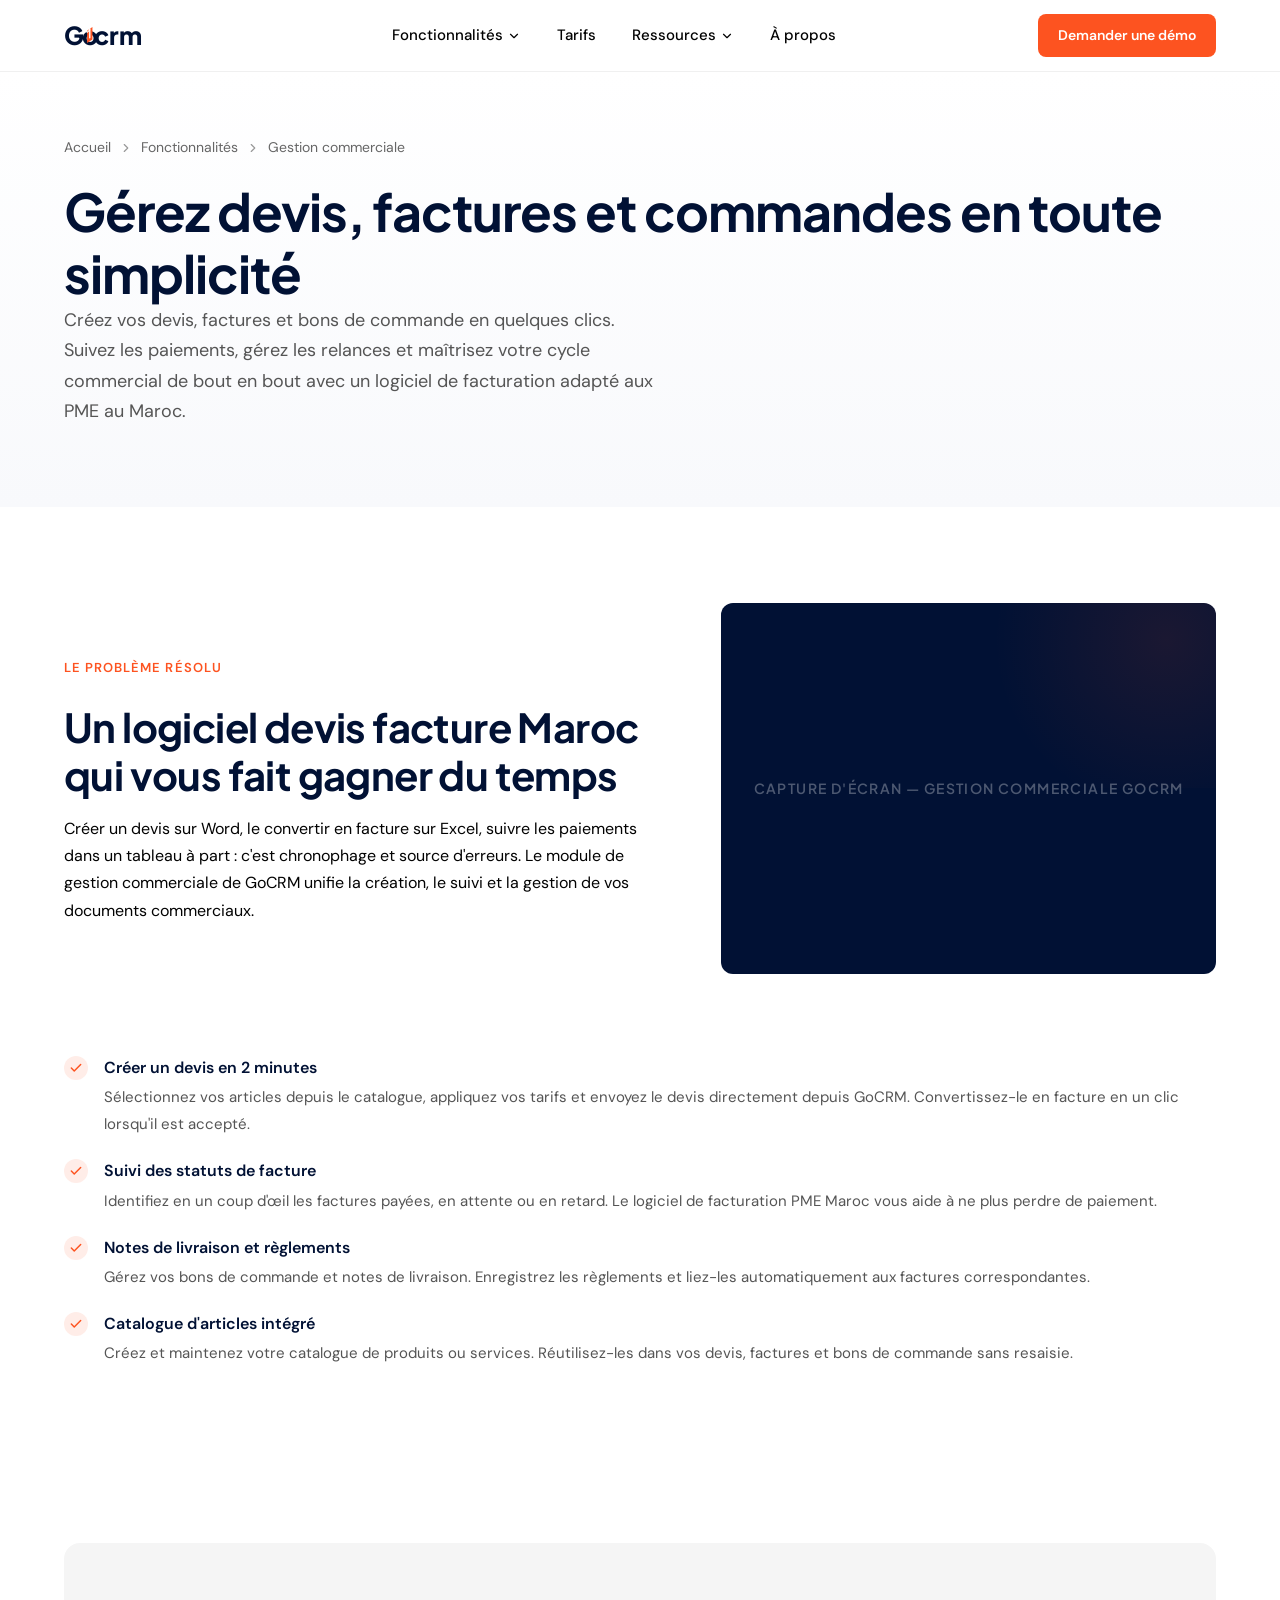
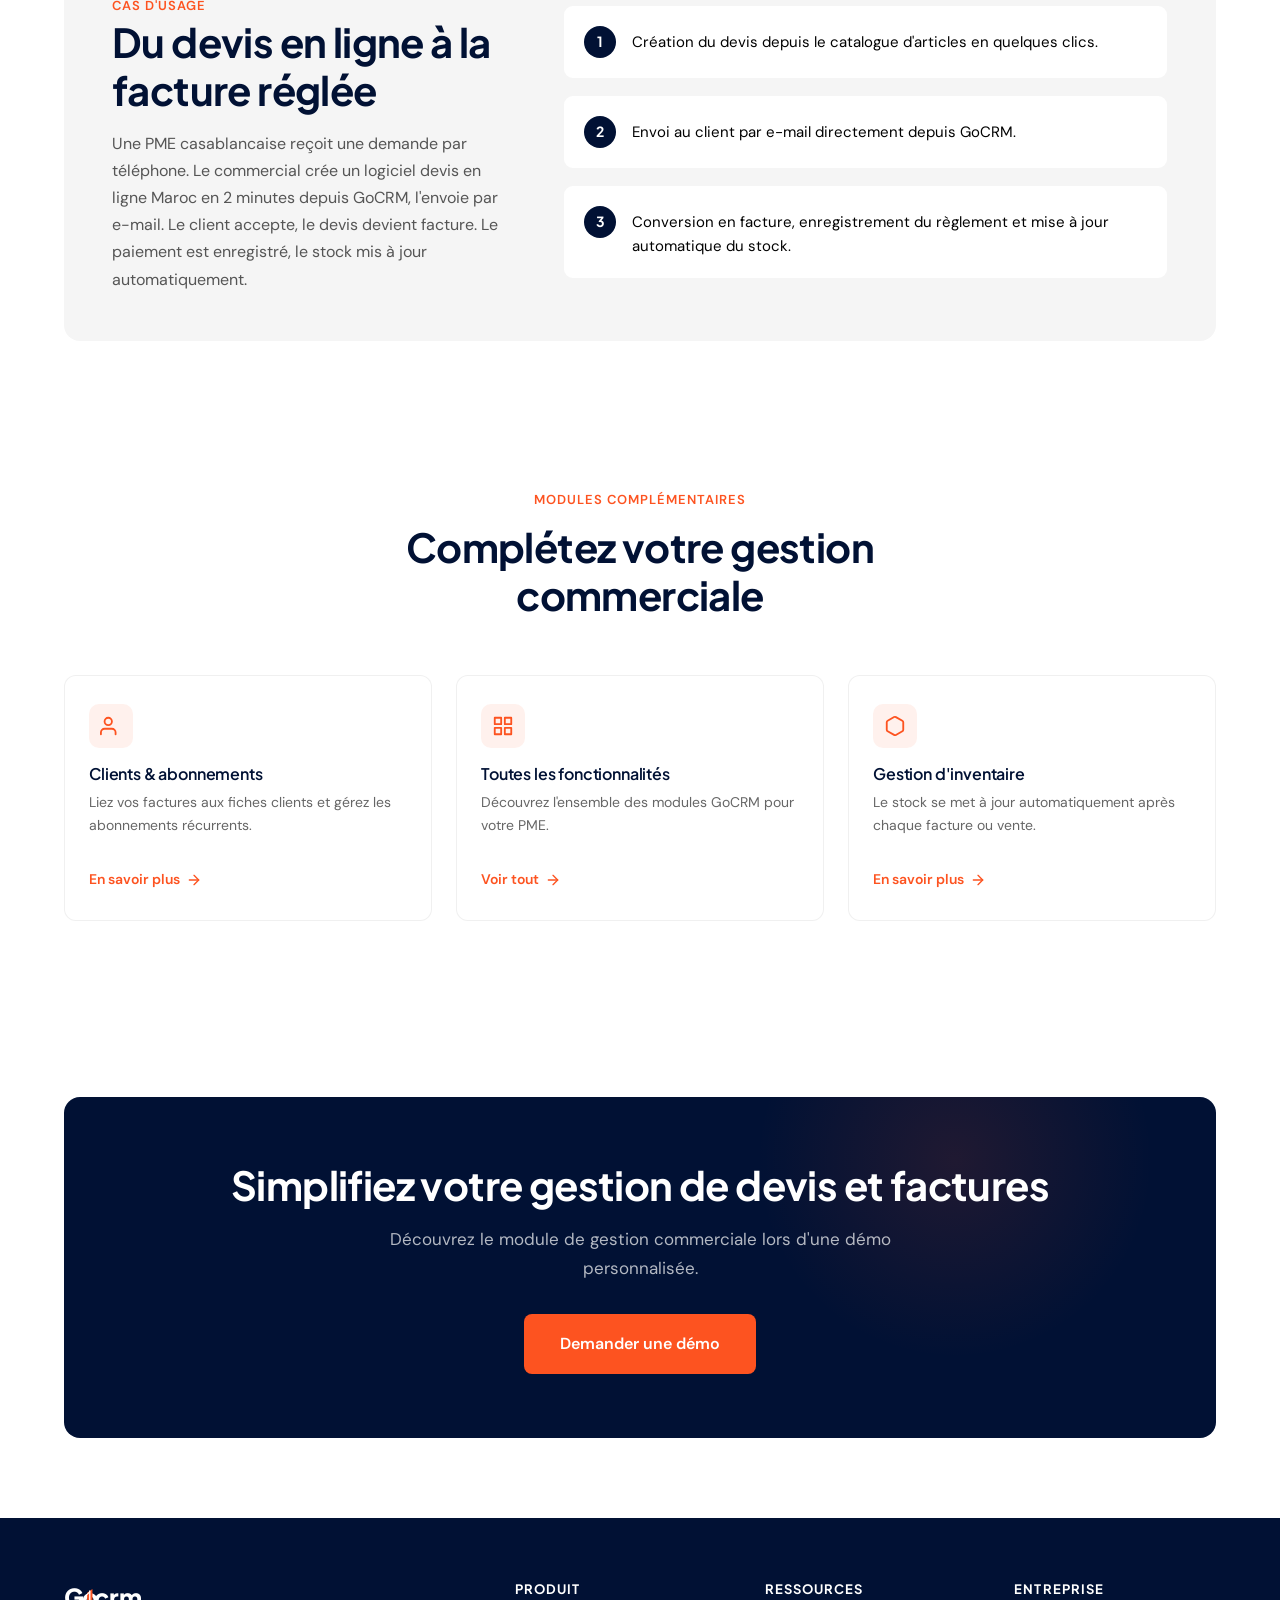
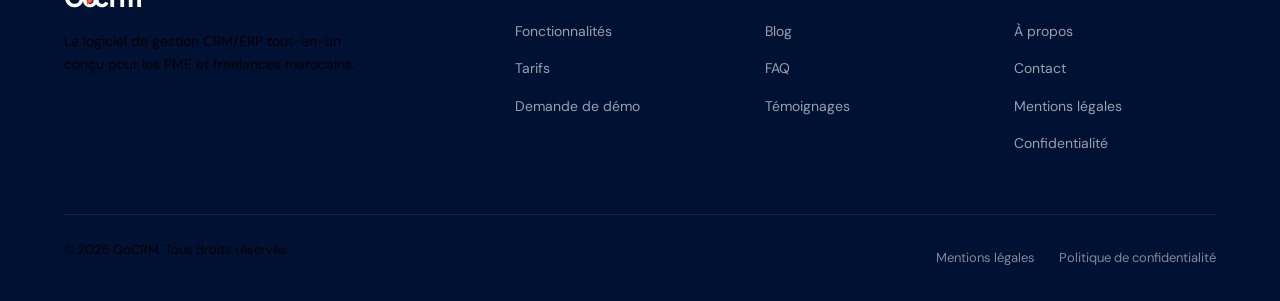
<file: fonctionnalites/gestion-commerciale.html>
<!DOCTYPE html>
<html lang="fr">
<head>
  <meta charset="UTF-8">
  <meta name="viewport" content="width=device-width, initial-scale=1.0">
  <title>Devis, factures et bons de commande en ligne | GoCRM Maroc</title>
  <meta name="description" content="Créez devis, factures et bons de commande en quelques clics avec GoCRM. Suivi des paiements et relances automatisées pour les PME marocaines.">
  <link rel="canonical" href="/fonctionnalites/gestion-commerciale">
  <link rel="preconnect" href="https://fonts.googleapis.com">
  <link rel="preconnect" href="https://fonts.gstatic.com" crossorigin>
  <link href="https://fonts.googleapis.com/css2?family=DM+Sans:ital,opsz,wght@0,9..40,300;0,9..40,400;0,9..40,500;0,9..40,600;0,9..40,700;1,9..40,400&family=Plus+Jakarta+Sans:wght@500;600;700;800&display=swap" rel="stylesheet">
  <link rel="stylesheet" href="../style.css">
</head>
<body>
  <!-- Header identique au tableau-de-bord -->
  <header class="header">
    <div class="container header__inner">
      <a href="../index.html" class="header__logo" aria-label="GoCRM Accueil"><svg xmlns="http://www.w3.org/2000/svg" viewBox="0 0 160 36" fill="none" height="32"><text x="0" y="28" font-family="Plus Jakarta Sans, sans-serif" font-weight="800" font-size="28" fill="#011134">G</text><text x="20" y="28" font-family="Plus Jakarta Sans, sans-serif" font-weight="800" font-size="28" fill="#011134">o</text><path d="M26 12 L32 8 L32 22 L26 26 Z" fill="#FD5320"/><path d="M29 10 L29 20" stroke="#fff" stroke-width="1.5" stroke-linecap="round"/><path d="M26 14 L29 11" stroke="#fff" stroke-width="1.2" stroke-linecap="round"/><text x="34" y="28" font-family="Plus Jakarta Sans, sans-serif" font-weight="800" font-size="28" fill="#011134">crm</text></svg></a>
      <nav class="header__nav" aria-label="Navigation principale">
        <div class="header__nav-item"><a href="index.html" class="header__nav-link">Fonctionnalités<svg xmlns="http://www.w3.org/2000/svg" viewBox="0 0 24 24" fill="none" stroke="currentColor" stroke-width="2" stroke-linecap="round" stroke-linejoin="round"><path d="M6 9l6 6 6-6"/></svg></a><div class="mega-menu"><div class="mega-menu__grid"><a href="tableau-de-bord.html" class="mega-menu__link"><div class="mega-menu__icon"><svg xmlns="http://www.w3.org/2000/svg" viewBox="0 0 24 24" fill="none" stroke="currentColor" stroke-width="2" stroke-linecap="round" stroke-linejoin="round"><rect x="3" y="3" width="7" height="7"/><rect x="14" y="3" width="7" height="7"/><rect x="3" y="14" width="7" height="7"/><rect x="14" y="14" width="7" height="7"/></svg></div><div class="mega-menu__text"><strong>Tableau de bord</strong><span>Pilotez en temps réel</span></div></a><a href="gestion-commerciale.html" class="mega-menu__link"><div class="mega-menu__icon"><svg xmlns="http://www.w3.org/2000/svg" viewBox="0 0 24 24" fill="none" stroke="currentColor" stroke-width="2" stroke-linecap="round" stroke-linejoin="round"><path d="M14 2H6a2 2 0 0 0-2 2v16a2 2 0 0 0 2 2h12a2 2 0 0 0 2-2V8z"/><polyline points="14 2 14 8 20 8"/></svg></div><div class="mega-menu__text"><strong>Gestion commerciale</strong><span>Devis, factures, BC</span></div></a><a href="clients-abonnements.html" class="mega-menu__link"><div class="mega-menu__icon"><svg xmlns="http://www.w3.org/2000/svg" viewBox="0 0 24 24" fill="none" stroke="currentColor" stroke-width="2" stroke-linecap="round" stroke-linejoin="round"><path d="M17 21v-2a4 4 0 0 0-4-4H5a4 4 0 0 0-4 4v2"/><circle cx="9" cy="7" r="4"/></svg></div><div class="mega-menu__text"><strong>Clients & abonnements</strong><span>Contrats, récurrent</span></div></a><a href="projets-taches.html" class="mega-menu__link"><div class="mega-menu__icon"><svg xmlns="http://www.w3.org/2000/svg" viewBox="0 0 24 24" fill="none" stroke="currentColor" stroke-width="2" stroke-linecap="round" stroke-linejoin="round"><path d="M2 3h6a4 4 0 0 1 4 4v14a3 3 0 0 0-3-3H2z"/><path d="M22 3h-6a4 4 0 0 0-4 4v14a3 3 0 0 1 3-3h7z"/></svg></div><div class="mega-menu__text"><strong>Projets & tâches</strong><span>Suivi et attribution</span></div></a><a href="gestion-affiliation.html" class="mega-menu__link"><div class="mega-menu__icon"><svg xmlns="http://www.w3.org/2000/svg" viewBox="0 0 24 24" fill="none" stroke="currentColor" stroke-width="2" stroke-linecap="round" stroke-linejoin="round"><circle cx="12" cy="12" r="10"/><line x1="2" y1="12" x2="22" y2="12"/><path d="M12 2a15.3 15.3 0 0 1 4 10 15.3 15.3 0 0 1-4 10 15.3 15.3 0 0 1-4-10 15.3 15.3 0 0 1 4-10z"/></svg></div><div class="mega-menu__text"><strong>Gestion affiliation</strong><span>Commissions, paiements</span></div></a><a href="ventes-omnicanal.html" class="mega-menu__link"><div class="mega-menu__icon"><svg xmlns="http://www.w3.org/2000/svg" viewBox="0 0 24 24" fill="none" stroke="currentColor" stroke-width="2" stroke-linecap="round" stroke-linejoin="round"><rect x="1" y="4" width="22" height="16" rx="2" ry="2"/><line x1="1" y1="10" x2="23" y2="10"/></svg></div><div class="mega-menu__text"><strong>Ventes omnicanal</strong><span>POS, portail client</span></div></a><a href="gestion-inventaire.html" class="mega-menu__link"><div class="mega-menu__icon"><svg xmlns="http://www.w3.org/2000/svg" viewBox="0 0 24 24" fill="none" stroke="currentColor" stroke-width="2" stroke-linecap="round" stroke-linejoin="round"><path d="M21 16V8a2 2 0 0 0-1-1.73l-7-4a2 2 0 0 0-2 0l-7 4A2 2 0 0 0 3 8v8a2 2 0 0 0 1 1.73l7 4a2 2 0 0 0 2 0l7-4A2 2 0 0 0 21 16z"/></svg></div><div class="mega-menu__text"><strong>Gestion d'inventaire</strong><span>Stock, dépôts</span></div></a><a href="rapports-analytique.html" class="mega-menu__link"><div class="mega-menu__icon"><svg xmlns="http://www.w3.org/2000/svg" viewBox="0 0 24 24" fill="none" stroke="currentColor" stroke-width="2" stroke-linecap="round" stroke-linejoin="round"><line x1="18" y1="20" x2="18" y2="10"/><line x1="12" y1="20" x2="12" y2="4"/><line x1="6" y1="20" x2="6" y2="14"/></svg></div><div class="mega-menu__text"><strong>Rapports & analytique</strong><span>Ventes, dépenses</span></div></a><a href="support-prospects.html" class="mega-menu__link" style="grid-column:1/-1"><div class="mega-menu__icon"><svg xmlns="http://www.w3.org/2000/svg" viewBox="0 0 24 24" fill="none" stroke="currentColor" stroke-width="2" stroke-linecap="round" stroke-linejoin="round"><path d="M21 15a2 2 0 0 1-2 2H7l-4 4V5a2 2 0 0 1 2-2h14a2 2 0 0 1 2 2z"/></svg></div><div class="mega-menu__text"><strong>Support & prospects</strong><span>Leads, tickets, devis</span></div></a></div></div></div>
        <a href="../tarifs.html" class="header__nav-link">Tarifs</a>
        <div class="header__nav-item"><a href="../blog/index.html" class="header__nav-link">Ressources<svg xmlns="http://www.w3.org/2000/svg" viewBox="0 0 24 24" fill="none" stroke="currentColor" stroke-width="2" stroke-linecap="round" stroke-linejoin="round"><path d="M6 9l6 6 6-6"/></svg></a><div class="dropdown-menu"><a href="../blog/index.html" class="dropdown-menu__link">Blog</a><a href="../faq.html" class="dropdown-menu__link">FAQ</a><a href="../temoignages.html" class="dropdown-menu__link">Témoignages</a></div></div>
        <a href="../a-propos.html" class="header__nav-link">À propos</a>
      </nav>
      <a href="../demande-demo.html" class="btn btn--primary btn--sm header__cta">Demander une démo</a>
      <button class="mobile-toggle" aria-label="Menu"><svg xmlns="http://www.w3.org/2000/svg" width="24" height="24" viewBox="0 0 24 24" fill="none" stroke="currentColor" stroke-width="2" stroke-linecap="round" stroke-linejoin="round"><line x1="3" y1="6" x2="21" y2="6"/><line x1="3" y1="12" x2="21" y2="12"/><line x1="3" y1="18" x2="21" y2="18"/></svg></button>
    </div>
    <div class="mobile-menu">
      <a href="index.html" class="mobile-menu__link" data-submenu="mob-func">Fonctionnalités<svg xmlns="http://www.w3.org/2000/svg" viewBox="0 0 24 24" fill="none" stroke="currentColor" stroke-width="2" stroke-linecap="round" stroke-linejoin="round"><path d="M6 9l6 6 6-6"/></svg></a>
      <div class="mobile-submenu" id="mob-func"><a href="tableau-de-bord.html" class="mobile-submenu__link">Tableau de bord</a><a href="gestion-commerciale.html" class="mobile-submenu__link">Gestion commerciale</a><a href="clients-abonnements.html" class="mobile-submenu__link">Clients & abonnements</a><a href="projets-taches.html" class="mobile-submenu__link">Projets & tâches</a><a href="gestion-affiliation.html" class="mobile-submenu__link">Gestion affiliation</a><a href="ventes-omnicanal.html" class="mobile-submenu__link">Ventes omnicanal</a><a href="gestion-inventaire.html" class="mobile-submenu__link">Gestion d'inventaire</a><a href="rapports-analytique.html" class="mobile-submenu__link">Rapports & analytique</a><a href="support-prospects.html" class="mobile-submenu__link">Support & prospects</a></div>
      <a href="../tarifs.html" class="mobile-menu__link">Tarifs</a><a href="../blog/index.html" class="mobile-menu__link">Blog</a><a href="../faq.html" class="mobile-menu__link">FAQ</a><a href="../temoignages.html" class="mobile-menu__link">Témoignages</a><a href="../a-propos.html" class="mobile-menu__link">À propos</a><a href="../contact.html" class="mobile-menu__link">Contact</a>
      <div class="mobile-menu__cta"><a href="../demande-demo.html" class="btn btn--primary btn--lg" style="width:100%">Demander une démo</a></div>
    </div>
  </header>

  <main>
    <section class="hero--page">
      <div class="container">
        <div class="hero__breadcrumb">
          <a href="../index.html">Accueil</a>
          <svg xmlns="http://www.w3.org/2000/svg" viewBox="0 0 24 24" fill="none" stroke="currentColor" stroke-width="2" stroke-linecap="round" stroke-linejoin="round"><polyline points="9 18 15 12 9 6"/></svg>
          <a href="index.html">Fonctionnalités</a>
          <svg xmlns="http://www.w3.org/2000/svg" viewBox="0 0 24 24" fill="none" stroke="currentColor" stroke-width="2" stroke-linecap="round" stroke-linejoin="round"><polyline points="9 18 15 12 9 6"/></svg>
          <span>Gestion commerciale</span>
        </div>
        <h1>Gérez devis, factures et commandes en toute simplicité</h1>
        <p class="hero__desc">Créez vos devis, factures et bons de commande en quelques clics. Suivez les paiements, gérez les relances et maîtrisez votre cycle commercial de bout en bout avec un logiciel de facturation adapté aux PME au Maroc.</p>
      </div>
    </section>

    <section class="section">
      <div class="container">
        <div class="feature-detail__intro">
          <div>
            <span class="section__label">Le problème résolu</span>
            <h2 style="margin-top:12px;margin-bottom:16px;">Un logiciel devis facture Maroc qui vous fait gagner du temps</h2>
            <p>Créer un devis sur Word, le convertir en facture sur Excel, suivre les paiements dans un tableau à part : c'est chronophage et source d'erreurs. Le module de gestion commerciale de GoCRM unifie la création, le suivi et la gestion de vos documents commerciaux.</p>
          </div>
          <div class="feature-detail__visual">
            <div class="feature-detail__visual-content">Capture d'écran — Gestion commerciale GoCRM</div>
          </div>
        </div>

        <div class="feature-list">
          <div class="feature-list__item">
            <div class="feature-list__check"><svg xmlns="http://www.w3.org/2000/svg" viewBox="0 0 24 24" fill="none" stroke="currentColor" stroke-width="2.5" stroke-linecap="round" stroke-linejoin="round"><polyline points="20 6 9 17 4 12"/></svg></div>
            <div class="feature-list__text">
              <strong>Créer un devis en 2 minutes</strong>
              <span>Sélectionnez vos articles depuis le catalogue, appliquez vos tarifs et envoyez le devis directement depuis GoCRM. Convertissez-le en facture en un clic lorsqu'il est accepté.</span>
            </div>
          </div>
          <div class="feature-list__item">
            <div class="feature-list__check"><svg xmlns="http://www.w3.org/2000/svg" viewBox="0 0 24 24" fill="none" stroke="currentColor" stroke-width="2.5" stroke-linecap="round" stroke-linejoin="round"><polyline points="20 6 9 17 4 12"/></svg></div>
            <div class="feature-list__text">
              <strong>Suivi des statuts de facture</strong>
              <span>Identifiez en un coup d'œil les factures payées, en attente ou en retard. Le logiciel de facturation PME Maroc vous aide à ne plus perdre de paiement.</span>
            </div>
          </div>
          <div class="feature-list__item">
            <div class="feature-list__check"><svg xmlns="http://www.w3.org/2000/svg" viewBox="0 0 24 24" fill="none" stroke="currentColor" stroke-width="2.5" stroke-linecap="round" stroke-linejoin="round"><polyline points="20 6 9 17 4 12"/></svg></div>
            <div class="feature-list__text">
              <strong>Notes de livraison et règlements</strong>
              <span>Gérez vos bons de commande et notes de livraison. Enregistrez les règlements et liez-les automatiquement aux factures correspondantes.</span>
            </div>
          </div>
          <div class="feature-list__item">
            <div class="feature-list__check"><svg xmlns="http://www.w3.org/2000/svg" viewBox="0 0 24 24" fill="none" stroke="currentColor" stroke-width="2.5" stroke-linecap="round" stroke-linejoin="round"><polyline points="20 6 9 17 4 12"/></svg></div>
            <div class="feature-list__text">
              <strong>Catalogue d'articles intégré</strong>
              <span>Créez et maintenez votre catalogue de produits ou services. Réutilisez-les dans vos devis, factures et bons de commande sans resaisie.</span>
            </div>
          </div>
        </div>
      </div>
    </section>

    <section class="use-case">
      <div class="container">
        <div class="use-case__inner">
          <div>
            <span class="use-case__label">Cas d'usage</span>
            <h2 class="use-case__title">Du devis en ligne à la facture réglée</h2>
            <p class="use-case__text">Une PME casablancaise reçoit une demande par téléphone. Le commercial crée un logiciel devis en ligne Maroc en 2 minutes depuis GoCRM, l'envoie par e-mail. Le client accepte, le devis devient facture. Le paiement est enregistré, le stock mis à jour automatiquement.</p>
          </div>
          <div class="use-case__steps">
            <div class="use-case__step"><div class="use-case__step-num">1</div><div class="use-case__step-text">Création du devis depuis le catalogue d'articles en quelques clics.</div></div>
            <div class="use-case__step"><div class="use-case__step-num">2</div><div class="use-case__step-text">Envoi au client par e-mail directement depuis GoCRM.</div></div>
            <div class="use-case__step"><div class="use-case__step-num">3</div><div class="use-case__step-text">Conversion en facture, enregistrement du règlement et mise à jour automatique du stock.</div></div>
          </div>
        </div>
      </div>
    </section>

    <section class="related-modules">
      <div class="container">
        <div class="section__header section__header--center">
          <span class="section__label">Modules complémentaires</span>
          <h2 class="section__title">Complétez votre gestion commerciale</h2>
        </div>
        <div class="related-modules__grid">
          <a href="clients-abonnements.html" class="module-card">
            <div class="module-card__icon"><svg xmlns="http://www.w3.org/2000/svg" viewBox="0 0 24 24" fill="none" stroke="currentColor" stroke-width="2" stroke-linecap="round" stroke-linejoin="round"><path d="M17 21v-2a4 4 0 0 0-4-4H5a4 4 0 0 0-4 4v2"/><circle cx="9" cy="7" r="4"/></svg></div>
            <h3 class="module-card__title">Clients & abonnements</h3>
            <p class="module-card__text">Liez vos factures aux fiches clients et gérez les abonnements récurrents.</p>
            <span class="module-card__link">En savoir plus <svg xmlns="http://www.w3.org/2000/svg" viewBox="0 0 24 24" fill="none" stroke="currentColor" stroke-width="2" stroke-linecap="round" stroke-linejoin="round"><line x1="5" y1="12" x2="19" y2="12"/><polyline points="12 5 19 12 12 19"/></svg></span>
          </a>
          <a href="index.html" class="module-card">
            <div class="module-card__icon"><svg xmlns="http://www.w3.org/2000/svg" viewBox="0 0 24 24" fill="none" stroke="currentColor" stroke-width="2" stroke-linecap="round" stroke-linejoin="round"><rect x="3" y="3" width="7" height="7"/><rect x="14" y="3" width="7" height="7"/><rect x="3" y="14" width="7" height="7"/><rect x="14" y="14" width="7" height="7"/></svg></div>
            <h3 class="module-card__title">Toutes les fonctionnalités</h3>
            <p class="module-card__text">Découvrez l'ensemble des modules GoCRM pour votre PME.</p>
            <span class="module-card__link">Voir tout <svg xmlns="http://www.w3.org/2000/svg" viewBox="0 0 24 24" fill="none" stroke="currentColor" stroke-width="2" stroke-linecap="round" stroke-linejoin="round"><line x1="5" y1="12" x2="19" y2="12"/><polyline points="12 5 19 12 12 19"/></svg></span>
          </a>
          <a href="gestion-inventaire.html" class="module-card">
            <div class="module-card__icon"><svg xmlns="http://www.w3.org/2000/svg" viewBox="0 0 24 24" fill="none" stroke="currentColor" stroke-width="2" stroke-linecap="round" stroke-linejoin="round"><path d="M21 16V8a2 2 0 0 0-1-1.73l-7-4a2 2 0 0 0-2 0l-7 4A2 2 0 0 0 3 8v8a2 2 0 0 0 1 1.73l7 4a2 2 0 0 0 2 0l7-4A2 2 0 0 0 21 16z"/></svg></div>
            <h3 class="module-card__title">Gestion d'inventaire</h3>
            <p class="module-card__text">Le stock se met à jour automatiquement après chaque facture ou vente.</p>
            <span class="module-card__link">En savoir plus <svg xmlns="http://www.w3.org/2000/svg" viewBox="0 0 24 24" fill="none" stroke="currentColor" stroke-width="2" stroke-linecap="round" stroke-linejoin="round"><line x1="5" y1="12" x2="19" y2="12"/><polyline points="12 5 19 12 12 19"/></svg></span>
          </a>
        </div>
      </div>
    </section>

    <section class="cta-banner section">
      <div class="container">
        <div class="cta-banner__inner">
          <h2 class="cta-banner__title">Simplifiez votre gestion de devis et factures</h2>
          <p class="cta-banner__desc">Découvrez le module de gestion commerciale lors d'une démo personnalisée.</p>
          <div class="cta-banner__actions"><a href="../demande-demo.html" class="btn btn--primary btn--lg">Demander une démo</a></div>
        </div>
      </div>
    </section>
  </main>

  <footer class="footer">
    <div class="container">
      <div class="footer__grid">
        <div><a href="../index.html" class="header__logo" aria-label="GoCRM Accueil"><svg xmlns="http://www.w3.org/2000/svg" viewBox="0 0 160 36" fill="none" height="28"><text x="0" y="28" font-family="Plus Jakarta Sans, sans-serif" font-weight="800" font-size="28" fill="#fff">G</text><text x="20" y="28" font-family="Plus Jakarta Sans, sans-serif" font-weight="800" font-size="28" fill="#fff">o</text><path d="M26 12 L32 8 L32 22 L26 26 Z" fill="#FD5320"/><path d="M29 10 L29 20" stroke="#fff" stroke-width="1.5" stroke-linecap="round"/><path d="M26 14 L29 11" stroke="#fff" stroke-width="1.2" stroke-linecap="round"/><text x="34" y="28" font-family="Plus Jakarta Sans, sans-serif" font-weight="800" font-size="28" fill="#fff">crm</text></svg></a><p class="footer__brand-desc">Le logiciel de gestion CRM/ERP tout-en-un conçu pour les PME et freelances marocains.</p></div>
        <div><h4 class="footer__heading">Produit</h4><ul class="footer__links"><li><a href="index.html">Fonctionnalités</a></li><li><a href="../tarifs.html">Tarifs</a></li><li><a href="../demande-demo.html">Demande de démo</a></li></ul></div>
        <div><h4 class="footer__heading">Ressources</h4><ul class="footer__links"><li><a href="../blog/index.html">Blog</a></li><li><a href="../faq.html">FAQ</a></li><li><a href="../temoignages.html">Témoignages</a></li></ul></div>
        <div><h4 class="footer__heading">Entreprise</h4><ul class="footer__links"><li><a href="../a-propos.html">À propos</a></li><li><a href="../contact.html">Contact</a></li><li><a href="../mentions-legales.html">Mentions légales</a></li><li><a href="../politique-de-confidentialite.html">Confidentialité</a></li></ul></div>
      </div>
      <div class="footer__bottom"><p>&copy; 2025 GoCRM. Tous droits réservés.</p><div class="footer__legal"><a href="../mentions-legales.html">Mentions légales</a><a href="../politique-de-confidentialite.html">Politique de confidentialité</a></div></div>
    </div>
  </footer>
  <script src="../script.js"></script>
</body>
</html>
</file>
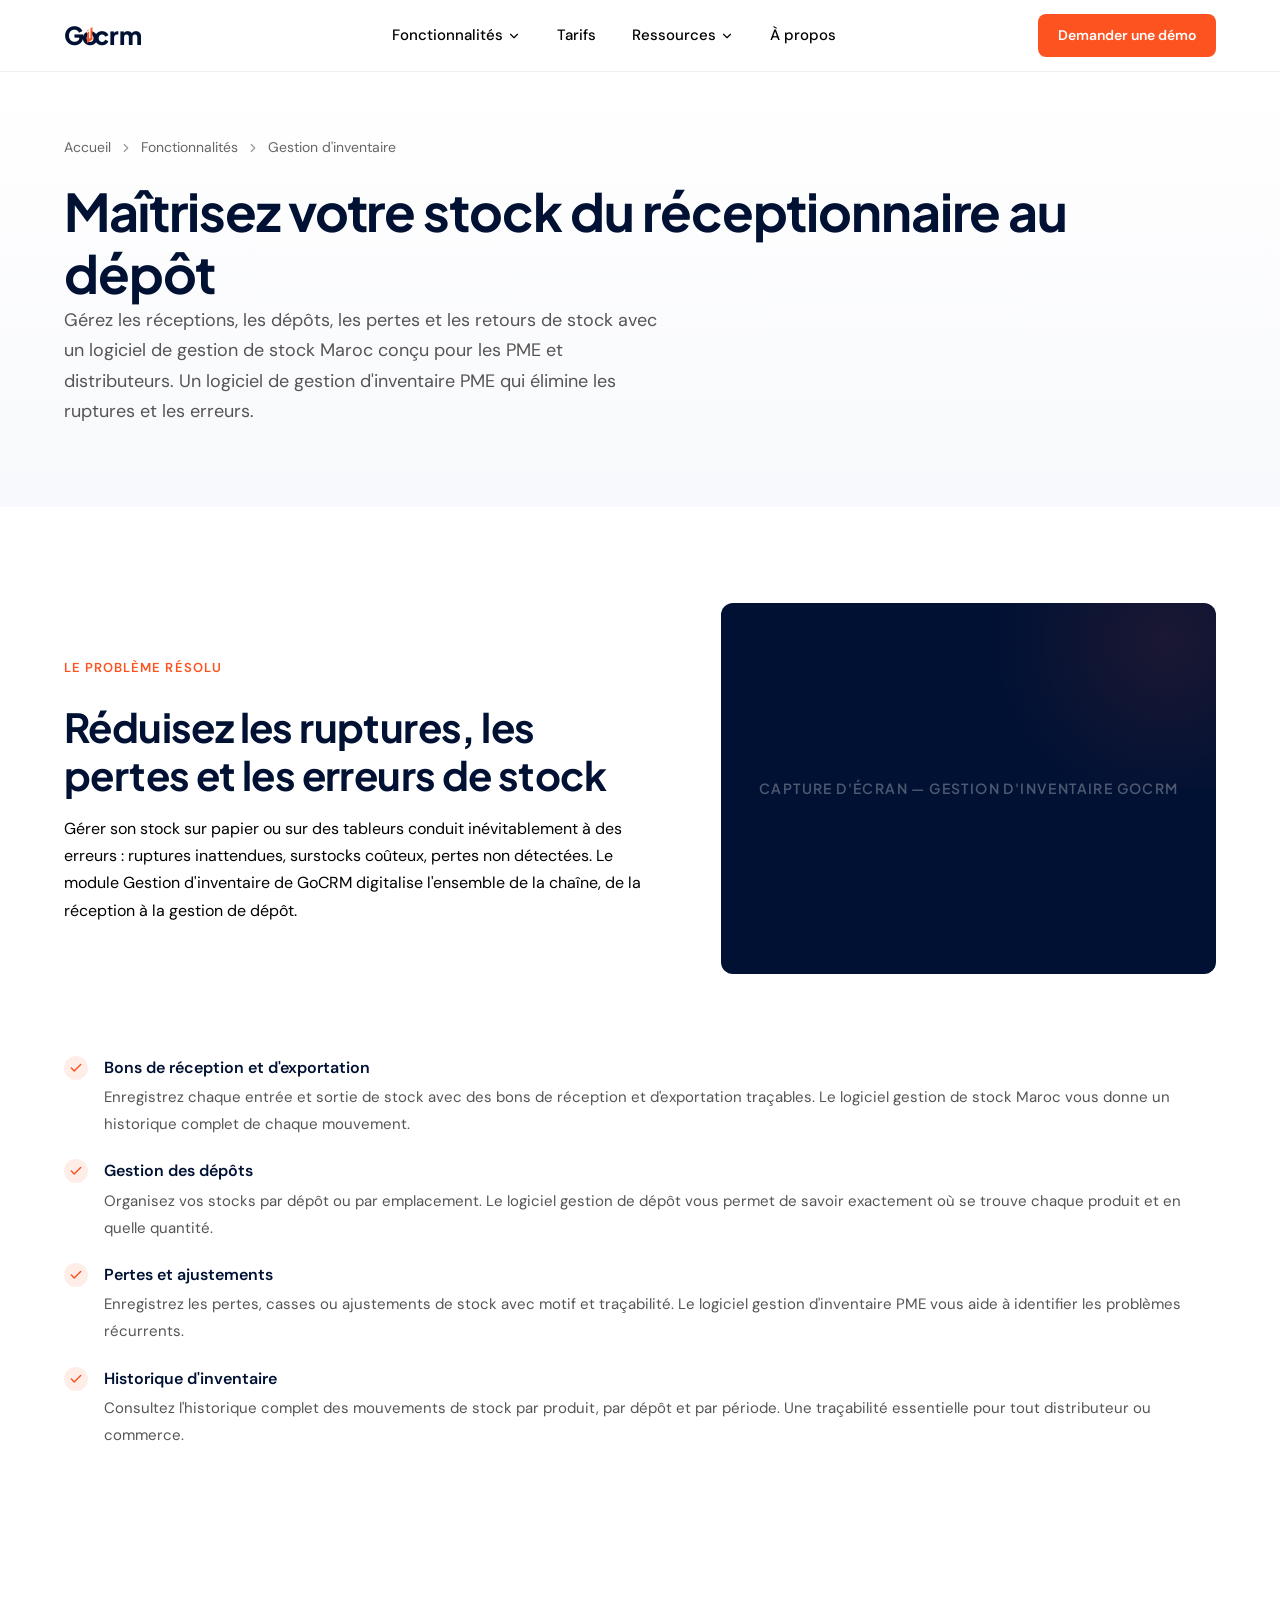
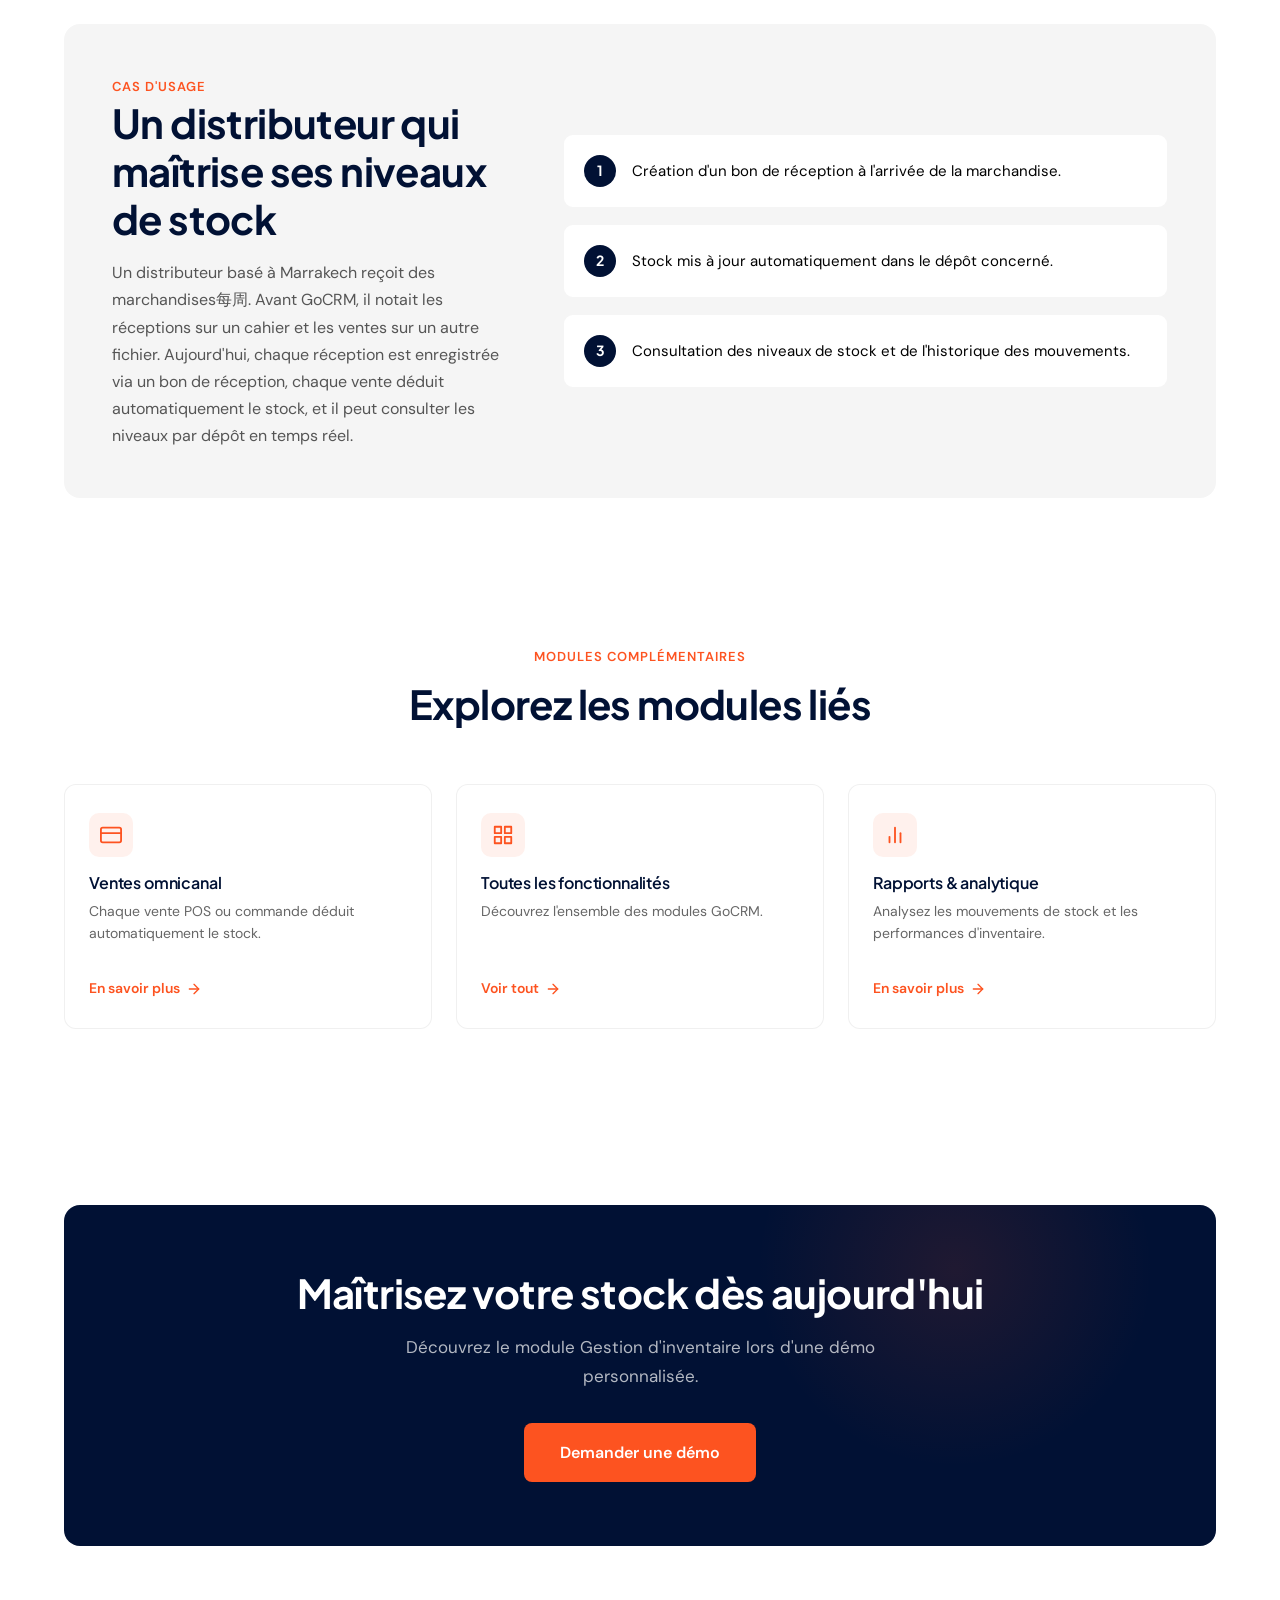
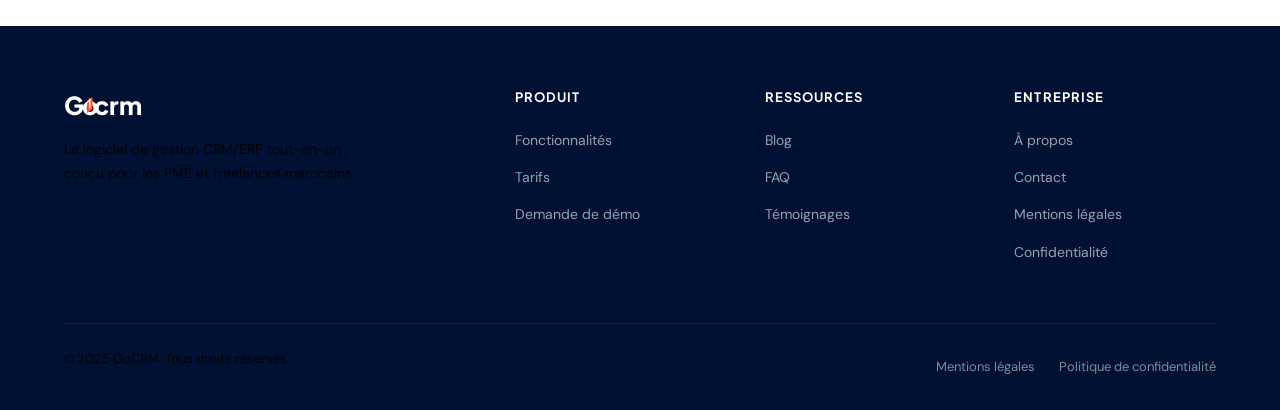
<file: fonctionnalites/gestion-inventaire.html>
<!DOCTYPE html>
<html lang="fr">
<head>
  <meta charset="UTF-8">
  <meta name="viewport" content="width=device-width, initial-scale=1.0">
  <title>Logiciel de gestion de stock et d'inventaire | GoCRM Maroc</title>
  <meta name="description" content="Gérez réceptions, dépôts, pertes et retours de stock avec GoCRM. Une gestion d'inventaire complète pour les PME marocaines.">
  <link rel="canonical" href="/fonctionnalites/gestion-inventaire">
  <link rel="preconnect" href="https://fonts.googleapis.com">
  <link rel="preconnect" href="https://fonts.gstatic.com" crossorigin>
  <link href="https://fonts.googleapis.com/css2?family=DM+Sans:ital,opsz,wght@0,9..40,300;0,9..40,400;0,9..40,500;0,9..40,600;0,9..40,700;1,9..40,400&family=Plus+Jakarta+Sans:wght@500;600;700;800&display=swap" rel="stylesheet">
  <link rel="stylesheet" href="../style.css">
</head>
<body>
  <header class="header"><div class="container header__inner"><a href="../index.html" class="header__logo" aria-label="GoCRM Accueil"><svg xmlns="http://www.w3.org/2000/svg" viewBox="0 0 160 36" fill="none" height="32"><text x="0" y="28" font-family="Plus Jakarta Sans, sans-serif" font-weight="800" font-size="28" fill="#011134">G</text><text x="20" y="28" font-family="Plus Jakarta Sans, sans-serif" font-weight="800" font-size="28" fill="#011134">o</text><path d="M26 12 L32 8 L32 22 L26 26 Z" fill="#FD5320"/><path d="M29 10 L29 20" stroke="#fff" stroke-width="1.5" stroke-linecap="round"/><path d="M26 14 L29 11" stroke="#fff" stroke-width="1.2" stroke-linecap="round"/><text x="34" y="28" font-family="Plus Jakarta Sans, sans-serif" font-weight="800" font-size="28" fill="#011134">crm</text></svg></a><nav class="header__nav" aria-label="Navigation principale"><div class="header__nav-item"><a href="index.html" class="header__nav-link">Fonctionnalités<svg xmlns="http://www.w3.org/2000/svg" viewBox="0 0 24 24" fill="none" stroke="currentColor" stroke-width="2" stroke-linecap="round" stroke-linejoin="round"><path d="M6 9l6 6 6-6"/></svg></a><div class="mega-menu"><div class="mega-menu__grid"><a href="tableau-de-bord.html" class="mega-menu__link"><div class="mega-menu__icon"><svg xmlns="http://www.w3.org/2000/svg" viewBox="0 0 24 24" fill="none" stroke="currentColor" stroke-width="2" stroke-linecap="round" stroke-linejoin="round"><rect x="3" y="3" width="7" height="7"/><rect x="14" y="3" width="7" height="7"/><rect x="3" y="14" width="7" height="7"/><rect x="14" y="14" width="7" height="7"/></svg></div><div class="mega-menu__text"><strong>Tableau de bord</strong><span>Pilotez en temps réel</span></div></a><a href="gestion-commerciale.html" class="mega-menu__link"><div class="mega-menu__icon"><svg xmlns="http://www.w3.org/2000/svg" viewBox="0 0 24 24" fill="none" stroke="currentColor" stroke-width="2" stroke-linecap="round" stroke-linejoin="round"><path d="M14 2H6a2 2 0 0 0-2 2v16a2 2 0 0 0 2 2h12a2 2 0 0 0 2-2V8z"/><polyline points="14 2 14 8 20 8"/></svg></div><div class="mega-menu__text"><strong>Gestion commerciale</strong><span>Devis, factures, BC</span></div></a><a href="clients-abonnements.html" class="mega-menu__link"><div class="mega-menu__icon"><svg xmlns="http://www.w3.org/2000/svg" viewBox="0 0 24 24" fill="none" stroke="currentColor" stroke-width="2" stroke-linecap="round" stroke-linejoin="round"><path d="M17 21v-2a4 4 0 0 0-4-4H5a4 4 0 0 0-4 4v2"/><circle cx="9" cy="7" r="4"/></svg></div><div class="mega-menu__text"><strong>Clients & abonnements</strong><span>Contrats, récurrent</span></div></a><a href="projets-taches.html" class="mega-menu__link"><div class="mega-menu__icon"><svg xmlns="http://www.w3.org/2000/svg" viewBox="0 0 24 24" fill="none" stroke="currentColor" stroke-width="2" stroke-linecap="round" stroke-linejoin="round"><path d="M2 3h6a4 4 0 0 1 4 4v14a3 3 0 0 0-3-3H2z"/><path d="M22 3h-6a4 4 0 0 0-4 4v14a3 3 0 0 1 3-3h7z"/></svg></div><div class="mega-menu__text"><strong>Projets & tâches</strong><span>Suivi et attribution</span></div></a><a href="gestion-affiliation.html" class="mega-menu__link"><div class="mega-menu__icon"><svg xmlns="http://www.w3.org/2000/svg" viewBox="0 0 24 24" fill="none" stroke="currentColor" stroke-width="2" stroke-linecap="round" stroke-linejoin="round"><circle cx="12" cy="12" r="10"/><line x1="2" y1="12" x2="22" y2="12"/><path d="M12 2a15.3 15.3 0 0 1 4 10 15.3 15.3 0 0 1-4 10 15.3 15.3 0 0 1-4-10 15.3 15.3 0 0 1 4-10z"/></svg></div><div class="mega-menu__text"><strong>Gestion affiliation</strong><span>Commissions, paiements</span></div></a><a href="ventes-omnicanal.html" class="mega-menu__link"><div class="mega-menu__icon"><svg xmlns="http://www.w3.org/2000/svg" viewBox="0 0 24 24" fill="none" stroke="currentColor" stroke-width="2" stroke-linecap="round" stroke-linejoin="round"><rect x="1" y="4" width="22" height="16" rx="2" ry="2"/><line x1="1" y1="10" x2="23" y2="10"/></svg></div><div class="mega-menu__text"><strong>Ventes omnicanal</strong><span>POS, portail client</span></div></a><a href="gestion-inventaire.html" class="mega-menu__link"><div class="mega-menu__icon"><svg xmlns="http://www.w3.org/2000/svg" viewBox="0 0 24 24" fill="none" stroke="currentColor" stroke-width="2" stroke-linecap="round" stroke-linejoin="round"><path d="M21 16V8a2 2 0 0 0-1-1.73l-7-4a2 2 0 0 0-2 0l-7 4A2 2 0 0 0 3 8v8a2 2 0 0 0 1 1.73l7 4a2 2 0 0 0 2 0l7-4A2 2 0 0 0 21 16z"/></svg></div><div class="mega-menu__text"><strong>Gestion d'inventaire</strong><span>Stock, dépôts</span></div></a><a href="rapports-analytique.html" class="mega-menu__link"><div class="mega-menu__icon"><svg xmlns="http://www.w3.org/2000/svg" viewBox="0 0 24 24" fill="none" stroke="currentColor" stroke-width="2" stroke-linecap="round" stroke-linejoin="round"><line x1="18" y1="20" x2="18" y2="10"/><line x1="12" y1="20" x2="12" y2="4"/><line x1="6" y1="20" x2="6" y2="14"/></svg></div><div class="mega-menu__text"><strong>Rapports & analytique</strong><span>Ventes, dépenses</span></div></a><a href="support-prospects.html" class="mega-menu__link" style="grid-column:1/-1"><div class="mega-menu__icon"><svg xmlns="http://www.w3.org/2000/svg" viewBox="0 0 24 24" fill="none" stroke="currentColor" stroke-width="2" stroke-linecap="round" stroke-linejoin="round"><path d="M21 15a2 2 0 0 1-2 2H7l-4 4V5a2 2 0 0 1 2-2h14a2 2 0 0 1 2 2z"/></svg></div><div class="mega-menu__text"><strong>Support & prospects</strong><span>Leads, tickets, devis</span></div></a></div></div></div><a href="../tarifs.html" class="header__nav-link">Tarifs</a><div class="header__nav-item"><a href="../blog/index.html" class="header__nav-link">Ressources<svg xmlns="http://www.w3.org/2000/svg" viewBox="0 0 24 24" fill="none" stroke="currentColor" stroke-width="2" stroke-linecap="round" stroke-linejoin="round"><path d="M6 9l6 6 6-6"/></svg></a><div class="dropdown-menu"><a href="../blog/index.html" class="dropdown-menu__link">Blog</a><a href="../faq.html" class="dropdown-menu__link">FAQ</a><a href="../temoignages.html" class="dropdown-menu__link">Témoignages</a></div></div><a href="../a-propos.html" class="header__nav-link">À propos</a></nav><a href="../demande-demo.html" class="btn btn--primary btn--sm header__cta">Demander une démo</a><button class="mobile-toggle" aria-label="Menu"><svg xmlns="http://www.w3.org/2000/svg" width="24" height="24" viewBox="0 0 24 24" fill="none" stroke="currentColor" stroke-width="2" stroke-linecap="round" stroke-linejoin="round"><line x1="3" y1="6" x2="21" y2="6"/><line x1="3" y1="12" x2="21" y2="12"/><line x1="3" y1="18" x2="21" y2="18"/></svg></button></div><div class="mobile-menu"><a href="index.html" class="mobile-menu__link" data-submenu="mob-func">Fonctionnalités<svg xmlns="http://www.w3.org/2000/svg" viewBox="0 0 24 24" fill="none" stroke="currentColor" stroke-width="2" stroke-linecap="round" stroke-linejoin="round"><path d="M6 9l6 6 6-6"/></svg></a><div class="mobile-submenu" id="mob-func"><a href="tableau-de-bord.html" class="mobile-submenu__link">Tableau de bord</a><a href="gestion-commerciale.html" class="mobile-submenu__link">Gestion commerciale</a><a href="clients-abonnements.html" class="mobile-submenu__link">Clients & abonnements</a><a href="projets-taches.html" class="mobile-submenu__link">Projets & tâches</a><a href="gestion-affiliation.html" class="mobile-submenu__link">Gestion affiliation</a><a href="ventes-omnicanal.html" class="mobile-submenu__link">Ventes omnicanal</a><a href="gestion-inventaire.html" class="mobile-submenu__link">Gestion d'inventaire</a><a href="rapports-analytique.html" class="mobile-submenu__link">Rapports & analytique</a><a href="support-prospects.html" class="mobile-submenu__link">Support & prospects</a></div><a href="../tarifs.html" class="mobile-menu__link">Tarifs</a><a href="../blog/index.html" class="mobile-menu__link">Blog</a><a href="../faq.html" class="mobile-menu__link">FAQ</a><a href="../temoignages.html" class="mobile-menu__link">Témoignages</a><a href="../a-propos.html" class="mobile-menu__link">À propos</a><a href="../contact.html" class="mobile-menu__link">Contact</a><div class="mobile-menu__cta"><a href="../demande-demo.html" class="btn btn--primary btn--lg" style="width:100%">Demander une démo</a></div></div></header>

  <main>
    <section class="hero--page">
      <div class="container">
        <div class="hero__breadcrumb"><a href="../index.html">Accueil</a><svg xmlns="http://www.w3.org/2000/svg" viewBox="0 0 24 24" fill="none" stroke="currentColor" stroke-width="2" stroke-linecap="round" stroke-linejoin="round"><polyline points="9 18 15 12 9 6"/></svg><a href="index.html">Fonctionnalités</a><svg xmlns="http://www.w3.org/2000/svg" viewBox="0 0 24 24" fill="none" stroke="currentColor" stroke-width="2" stroke-linecap="round" stroke-linejoin="round"><polyline points="9 18 15 12 9 6"/></svg><span>Gestion d'inventaire</span></div>
        <h1>Maîtrisez votre stock du réceptionnaire au dépôt</h1>
        <p class="hero__desc">Gérez les réceptions, les dépôts, les pertes et les retours de stock avec un logiciel de gestion de stock Maroc conçu pour les PME et distributeurs. Un logiciel de gestion d'inventaire PME qui élimine les ruptures et les erreurs.</p>
      </div>
    </section>

    <section class="section">
      <div class="container">
        <div class="feature-detail__intro">
          <div>
            <span class="section__label">Le problème résolu</span>
            <h2 style="margin-top:12px;margin-bottom:16px;">Réduisez les ruptures, les pertes et les erreurs de stock</h2>
            <p>Gérer son stock sur papier ou sur des tableurs conduit inévitablement à des erreurs : ruptures inattendues, surstocks coûteux, pertes non détectées. Le module Gestion d'inventaire de GoCRM digitalise l'ensemble de la chaîne, de la réception à la gestion de dépôt.</p>
          </div>
          <div class="feature-detail__visual"><div class="feature-detail__visual-content">Capture d'écran — Gestion d'inventaire GoCRM</div></div>
        </div>
        <div class="feature-list">
          <div class="feature-list__item"><div class="feature-list__check"><svg xmlns="http://www.w3.org/2000/svg" viewBox="0 0 24 24" fill="none" stroke="currentColor" stroke-width="2.5" stroke-linecap="round" stroke-linejoin="round"><polyline points="20 6 9 17 4 12"/></svg></div><div class="feature-list__text"><strong>Bons de réception et d'exportation</strong><span>Enregistrez chaque entrée et sortie de stock avec des bons de réception et d'exportation traçables. Le logiciel gestion de stock Maroc vous donne un historique complet de chaque mouvement.</span></div></div>
          <div class="feature-list__item"><div class="feature-list__check"><svg xmlns="http://www.w3.org/2000/svg" viewBox="0 0 24 24" fill="none" stroke="currentColor" stroke-width="2.5" stroke-linecap="round" stroke-linejoin="round"><polyline points="20 6 9 17 4 12"/></svg></div><div class="feature-list__text"><strong>Gestion des dépôts</strong><span>Organisez vos stocks par dépôt ou par emplacement. Le logiciel gestion de dépôt vous permet de savoir exactement où se trouve chaque produit et en quelle quantité.</span></div></div>
          <div class="feature-list__item"><div class="feature-list__check"><svg xmlns="http://www.w3.org/2000/svg" viewBox="0 0 24 24" fill="none" stroke="currentColor" stroke-width="2.5" stroke-linecap="round" stroke-linejoin="round"><polyline points="20 6 9 17 4 12"/></svg></div><div class="feature-list__text"><strong>Pertes et ajustements</strong><span>Enregistrez les pertes, casses ou ajustements de stock avec motif et traçabilité. Le logiciel gestion d'inventaire PME vous aide à identifier les problèmes récurrents.</span></div></div>
          <div class="feature-list__item"><div class="feature-list__check"><svg xmlns="http://www.w3.org/2000/svg" viewBox="0 0 24 24" fill="none" stroke="currentColor" stroke-width="2.5" stroke-linecap="round" stroke-linejoin="round"><polyline points="20 6 9 17 4 12"/></svg></div><div class="feature-list__text"><strong>Historique d'inventaire</strong><span>Consultez l'historique complet des mouvements de stock par produit, par dépôt et par période. Une traçabilité essentielle pour tout distributeur ou commerce.</span></div></div>
        </div>
      </div>
    </section>

    <section class="use-case">
      <div class="container">
        <div class="use-case__inner">
          <div>
            <span class="use-case__label">Cas d'usage</span>
            <h2 class="use-case__title">Un distributeur qui maîtrise ses niveaux de stock</h2>
            <p class="use-case__text">Un distributeur basé à Marrakech reçoit des marchandises每周. Avant GoCRM, il notait les réceptions sur un cahier et les ventes sur un autre fichier. Aujourd'hui, chaque réception est enregistrée via un bon de réception, chaque vente déduit automatiquement le stock, et il peut consulter les niveaux par dépôt en temps réel.</p>
          </div>
          <div class="use-case__steps">
            <div class="use-case__step"><div class="use-case__step-num">1</div><div class="use-case__step-text">Création d'un bon de réception à l'arrivée de la marchandise.</div></div>
            <div class="use-case__step"><div class="use-case__step-num">2</div><div class="use-case__step-text">Stock mis à jour automatiquement dans le dépôt concerné.</div></div>
            <div class="use-case__step"><div class="use-case__step-num">3</div><div class="use-case__step-text">Consultation des niveaux de stock et de l'historique des mouvements.</div></div>
          </div>
        </div>
      </div>
    </section>

    <section class="related-modules">
      <div class="container">
        <div class="section__header section__header--center"><span class="section__label">Modules complémentaires</span><h2 class="section__title">Explorez les modules liés</h2></div>
        <div class="related-modules__grid">
          <a href="ventes-omnicanal.html" class="module-card"><div class="module-card__icon"><svg xmlns="http://www.w3.org/2000/svg" viewBox="0 0 24 24" fill="none" stroke="currentColor" stroke-width="2" stroke-linecap="round" stroke-linejoin="round"><rect x="1" y="4" width="22" height="16" rx="2" ry="2"/><line x1="1" y1="10" x2="23" y2="10"/></svg></div><h3 class="module-card__title">Ventes omnicanal</h3><p class="module-card__text">Chaque vente POS ou commande déduit automatiquement le stock.</p><span class="module-card__link">En savoir plus <svg xmlns="http://www.w3.org/2000/svg" viewBox="0 0 24 24" fill="none" stroke="currentColor" stroke-width="2" stroke-linecap="round" stroke-linejoin="round"><line x1="5" y1="12" x2="19" y2="12"/><polyline points="12 5 19 12 12 19"/></svg></span></a>
          <a href="index.html" class="module-card"><div class="module-card__icon"><svg xmlns="http://www.w3.org/2000/svg" viewBox="0 0 24 24" fill="none" stroke="currentColor" stroke-width="2" stroke-linecap="round" stroke-linejoin="round"><rect x="3" y="3" width="7" height="7"/><rect x="14" y="3" width="7" height="7"/><rect x="3" y="14" width="7" height="7"/><rect x="14" y="14" width="7" height="7"/></svg></div><h3 class="module-card__title">Toutes les fonctionnalités</h3><p class="module-card__text">Découvrez l'ensemble des modules GoCRM.</p><span class="module-card__link">Voir tout <svg xmlns="http://www.w3.org/2000/svg" viewBox="0 0 24 24" fill="none" stroke="currentColor" stroke-width="2" stroke-linecap="round" stroke-linejoin="round"><line x1="5" y1="12" x2="19" y2="12"/><polyline points="12 5 19 12 12 19"/></svg></span></a>
          <a href="rapports-analytique.html" class="module-card"><div class="module-card__icon"><svg xmlns="http://www.w3.org/2000/svg" viewBox="0 0 24 24" fill="none" stroke="currentColor" stroke-width="2" stroke-linecap="round" stroke-linejoin="round"><line x1="18" y1="20" x2="18" y2="10"/><line x1="12" y1="20" x2="12" y2="4"/><line x1="6" y1="20" x2="6" y2="14"/></svg></div><h3 class="module-card__title">Rapports & analytique</h3><p class="module-card__text">Analysez les mouvements de stock et les performances d'inventaire.</p><span class="module-card__link">En savoir plus <svg xmlns="http://www.w3.org/2000/svg" viewBox="0 0 24 24" fill="none" stroke="currentColor" stroke-width="2" stroke-linecap="round" stroke-linejoin="round"><line x1="5" y1="12" x2="19" y2="12"/><polyline points="12 5 19 12 12 19"/></svg></span></a>
        </div>
      </div>
    </section>

    <section class="cta-banner section"><div class="container"><div class="cta-banner__inner"><h2 class="cta-banner__title">Maîtrisez votre stock dès aujourd'hui</h2><p class="cta-banner__desc">Découvrez le module Gestion d'inventaire lors d'une démo personnalisée.</p><div class="cta-banner__actions"><a href="../demande-demo.html" class="btn btn--primary btn--lg">Demander une démo</a></div></div></div></section>
  </main>

  <footer class="footer"><div class="container"><div class="footer__grid"><div><a href="../index.html" class="header__logo" aria-label="GoCRM Accueil"><svg xmlns="http://www.w3.org/2000/svg" viewBox="0 0 160 36" fill="none" height="28"><text x="0" y="28" font-family="Plus Jakarta Sans, sans-serif" font-weight="800" font-size="28" fill="#fff">G</text><text x="20" y="28" font-family="Plus Jakarta Sans, sans-serif" font-weight="800" font-size="28" fill="#fff">o</text><path d="M26 12 L32 8 L32 22 L26 26 Z" fill="#FD5320"/><path d="M29 10 L29 20" stroke="#fff" stroke-width="1.5" stroke-linecap="round"/><path d="M26 14 L29 11" stroke="#fff" stroke-width="1.2" stroke-linecap="round"/><text x="34" y="28" font-family="Plus Jakarta Sans, sans-serif" font-weight="800" font-size="28" fill="#fff">crm</text></svg></a><p class="footer__brand-desc">Le logiciel de gestion CRM/ERP tout-en-un conçu pour les PME et freelances marocains.</p></div><div><h4 class="footer__heading">Produit</h4><ul class="footer__links"><li><a href="index.html">Fonctionnalités</a></li><li><a href="../tarifs.html">Tarifs</a></li><li><a href="../demande-demo.html">Demande de démo</a></li></ul></div><div><h4 class="footer__heading">Ressources</h4><ul class="footer__links"><li><a href="../blog/index.html">Blog</a></li><li><a href="../faq.html">FAQ</a></li><li><a href="../temoignages.html">Témoignages</a></li></ul></div><div><h4 class="footer__heading">Entreprise</h4><ul class="footer__links"><li><a href="../a-propos.html">À propos</a></li><li><a href="../contact.html">Contact</a></li><li><a href="../mentions-legales.html">Mentions légales</a></li><li><a href="../politique-de-confidentialite.html">Confidentialité</a></li></ul></div></div><div class="footer__bottom"><p>&copy; 2025 GoCRM. Tous droits réservés.</p><div class="footer__legal"><a href="../mentions-legales.html">Mentions légales</a><a href="../politique-de-confidentialite.html">Politique de confidentialité</a></div></div></div></footer>
  <script src="../script.js"></script>
</body>
</html>
</file>
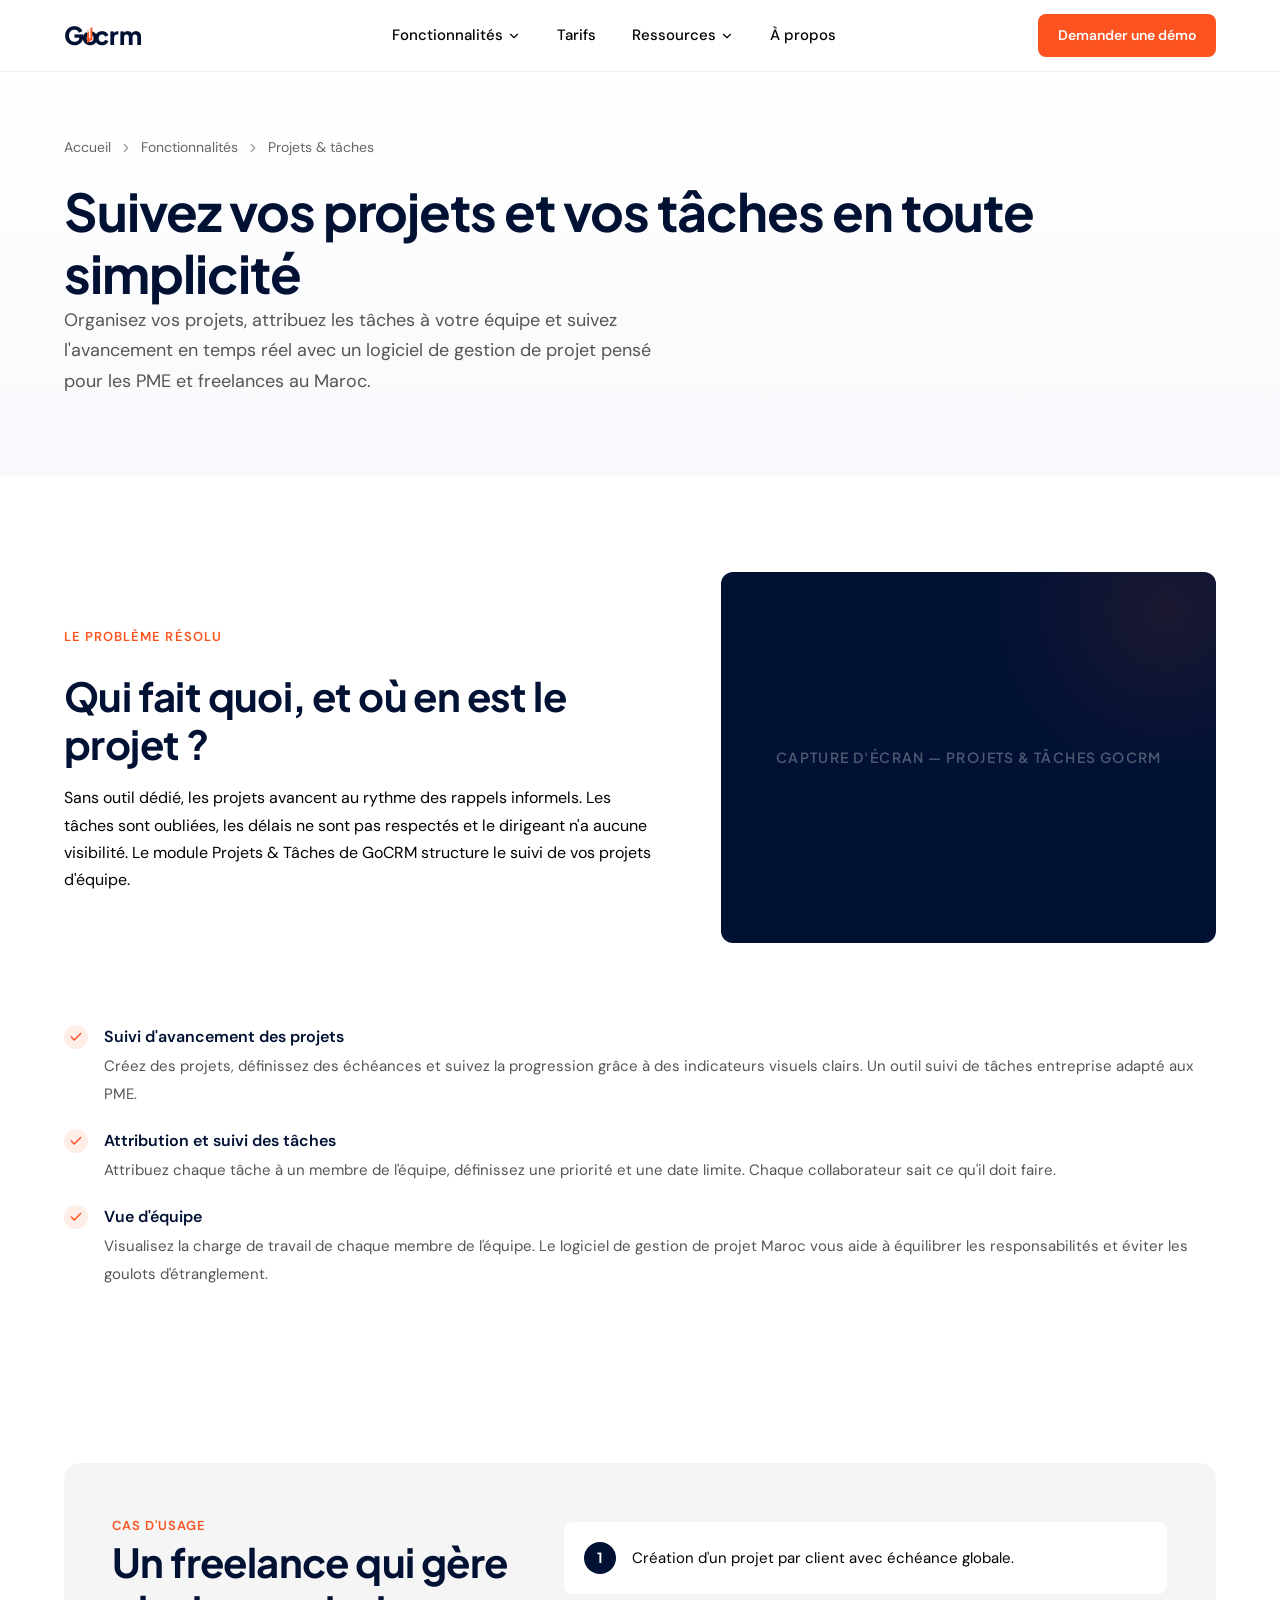
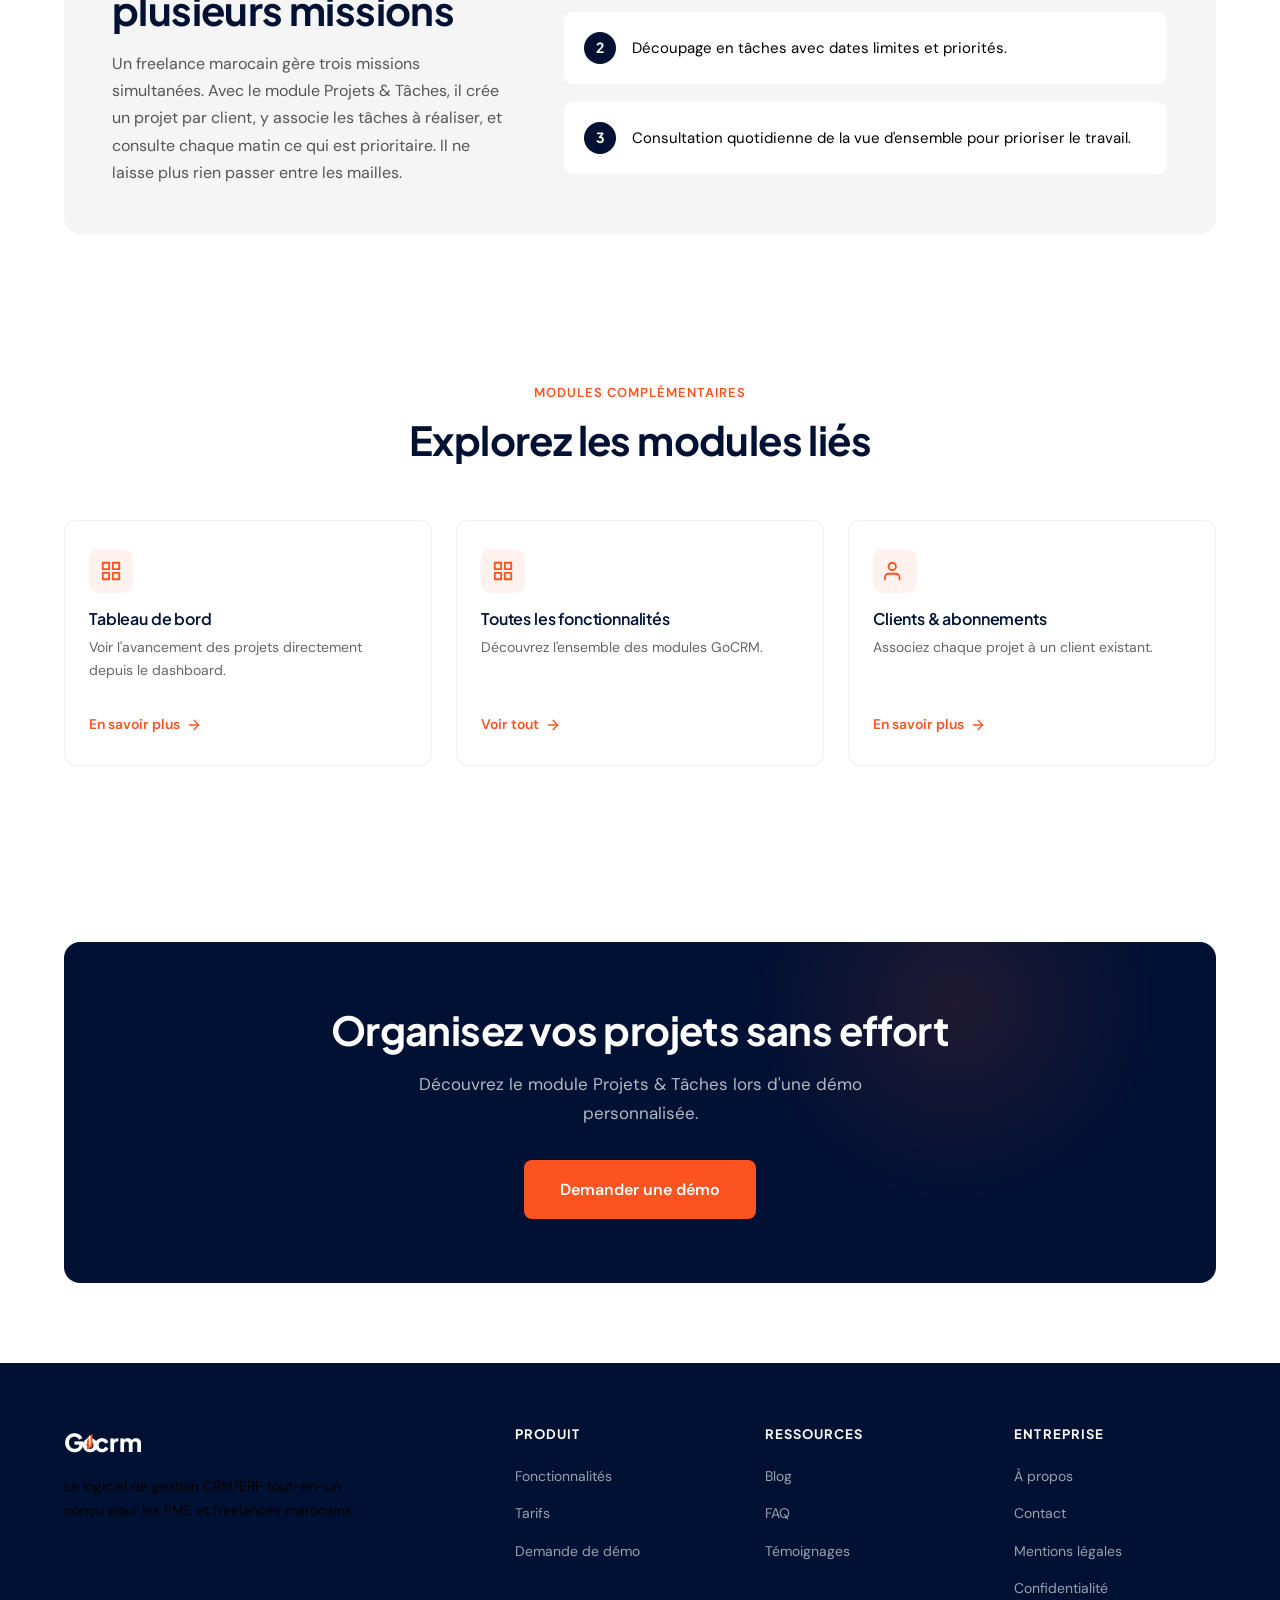
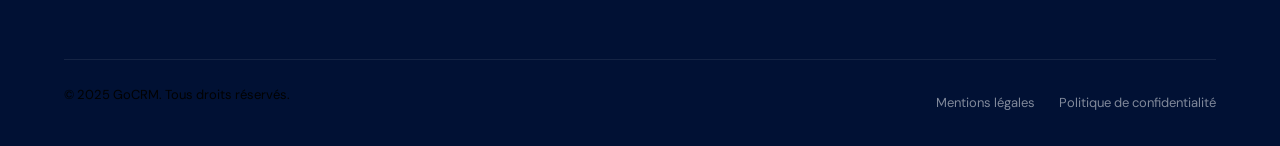
<file: fonctionnalites/projets-taches.html>
<!DOCTYPE html>
<html lang="fr">
<head>
  <meta charset="UTF-8">
  <meta name="viewport" content="width=device-width, initial-scale=1.0">
  <title>Gestion de projets et de tâches pour PME | GoCRM</title>
  <meta name="description" content="Suivez l'avancement de vos projets et organisez les tâches de votre équipe avec le module Projets & Tâches de GoCRM.">
  <link rel="canonical" href="/fonctionnalites/projets-taches">
  <link rel="preconnect" href="https://fonts.googleapis.com">
  <link rel="preconnect" href="https://fonts.gstatic.com" crossorigin>
  <link href="https://fonts.googleapis.com/css2?family=DM+Sans:ital,opsz,wght@0,9..40,300;0,9..40,400;0,9..40,500;0,9..40,600;0,9..40,700;1,9..40,400&family=Plus+Jakarta+Sans:wght@500;600;700;800&display=swap" rel="stylesheet">
  <link rel="stylesheet" href="../style.css">
</head>
<body>
  <header class="header"><div class="container header__inner"><a href="../index.html" class="header__logo" aria-label="GoCRM Accueil"><svg xmlns="http://www.w3.org/2000/svg" viewBox="0 0 160 36" fill="none" height="32"><text x="0" y="28" font-family="Plus Jakarta Sans, sans-serif" font-weight="800" font-size="28" fill="#011134">G</text><text x="20" y="28" font-family="Plus Jakarta Sans, sans-serif" font-weight="800" font-size="28" fill="#011134">o</text><path d="M26 12 L32 8 L32 22 L26 26 Z" fill="#FD5320"/><path d="M29 10 L29 20" stroke="#fff" stroke-width="1.5" stroke-linecap="round"/><path d="M26 14 L29 11" stroke="#fff" stroke-width="1.2" stroke-linecap="round"/><text x="34" y="28" font-family="Plus Jakarta Sans, sans-serif" font-weight="800" font-size="28" fill="#011134">crm</text></svg></a><nav class="header__nav" aria-label="Navigation principale"><div class="header__nav-item"><a href="index.html" class="header__nav-link">Fonctionnalités<svg xmlns="http://www.w3.org/2000/svg" viewBox="0 0 24 24" fill="none" stroke="currentColor" stroke-width="2" stroke-linecap="round" stroke-linejoin="round"><path d="M6 9l6 6 6-6"/></svg></a><div class="mega-menu"><div class="mega-menu__grid"><a href="tableau-de-bord.html" class="mega-menu__link"><div class="mega-menu__icon"><svg xmlns="http://www.w3.org/2000/svg" viewBox="0 0 24 24" fill="none" stroke="currentColor" stroke-width="2" stroke-linecap="round" stroke-linejoin="round"><rect x="3" y="3" width="7" height="7"/><rect x="14" y="3" width="7" height="7"/><rect x="3" y="14" width="7" height="7"/><rect x="14" y="14" width="7" height="7"/></svg></div><div class="mega-menu__text"><strong>Tableau de bord</strong><span>Pilotez en temps réel</span></div></a><a href="gestion-commerciale.html" class="mega-menu__link"><div class="mega-menu__icon"><svg xmlns="http://www.w3.org/2000/svg" viewBox="0 0 24 24" fill="none" stroke="currentColor" stroke-width="2" stroke-linecap="round" stroke-linejoin="round"><path d="M14 2H6a2 2 0 0 0-2 2v16a2 2 0 0 0 2 2h12a2 2 0 0 0 2-2V8z"/><polyline points="14 2 14 8 20 8"/></svg></div><div class="mega-menu__text"><strong>Gestion commerciale</strong><span>Devis, factures, BC</span></div></a><a href="clients-abonnements.html" class="mega-menu__link"><div class="mega-menu__icon"><svg xmlns="http://www.w3.org/2000/svg" viewBox="0 0 24 24" fill="none" stroke="currentColor" stroke-width="2" stroke-linecap="round" stroke-linejoin="round"><path d="M17 21v-2a4 4 0 0 0-4-4H5a4 4 0 0 0-4 4v2"/><circle cx="9" cy="7" r="4"/></svg></div><div class="mega-menu__text"><strong>Clients & abonnements</strong><span>Contrats, récurrent</span></div></a><a href="projets-taches.html" class="mega-menu__link"><div class="mega-menu__icon"><svg xmlns="http://www.w3.org/2000/svg" viewBox="0 0 24 24" fill="none" stroke="currentColor" stroke-width="2" stroke-linecap="round" stroke-linejoin="round"><path d="M2 3h6a4 4 0 0 1 4 4v14a3 3 0 0 0-3-3H2z"/><path d="M22 3h-6a4 4 0 0 0-4 4v14a3 3 0 0 1 3-3h7z"/></svg></div><div class="mega-menu__text"><strong>Projets & tâches</strong><span>Suivi et attribution</span></div></a><a href="gestion-affiliation.html" class="mega-menu__link"><div class="mega-menu__icon"><svg xmlns="http://www.w3.org/2000/svg" viewBox="0 0 24 24" fill="none" stroke="currentColor" stroke-width="2" stroke-linecap="round" stroke-linejoin="round"><circle cx="12" cy="12" r="10"/><line x1="2" y1="12" x2="22" y2="12"/><path d="M12 2a15.3 15.3 0 0 1 4 10 15.3 15.3 0 0 1-4 10 15.3 15.3 0 0 1-4-10 15.3 15.3 0 0 1 4-10z"/></svg></div><div class="mega-menu__text"><strong>Gestion affiliation</strong><span>Commissions, paiements</span></div></a><a href="ventes-omnicanal.html" class="mega-menu__link"><div class="mega-menu__icon"><svg xmlns="http://www.w3.org/2000/svg" viewBox="0 0 24 24" fill="none" stroke="currentColor" stroke-width="2" stroke-linecap="round" stroke-linejoin="round"><rect x="1" y="4" width="22" height="16" rx="2" ry="2"/><line x1="1" y1="10" x2="23" y2="10"/></svg></div><div class="mega-menu__text"><strong>Ventes omnicanal</strong><span>POS, portail client</span></div></a><a href="gestion-inventaire.html" class="mega-menu__link"><div class="mega-menu__icon"><svg xmlns="http://www.w3.org/2000/svg" viewBox="0 0 24 24" fill="none" stroke="currentColor" stroke-width="2" stroke-linecap="round" stroke-linejoin="round"><path d="M21 16V8a2 2 0 0 0-1-1.73l-7-4a2 2 0 0 0-2 0l-7 4A2 2 0 0 0 3 8v8a2 2 0 0 0 1 1.73l7 4a2 2 0 0 0 2 0l7-4A2 2 0 0 0 21 16z"/></svg></div><div class="mega-menu__text"><strong>Gestion d'inventaire</strong><span>Stock, dépôts</span></div></a><a href="rapports-analytique.html" class="mega-menu__link"><div class="mega-menu__icon"><svg xmlns="http://www.w3.org/2000/svg" viewBox="0 0 24 24" fill="none" stroke="currentColor" stroke-width="2" stroke-linecap="round" stroke-linejoin="round"><line x1="18" y1="20" x2="18" y2="10"/><line x1="12" y1="20" x2="12" y2="4"/><line x1="6" y1="20" x2="6" y2="14"/></svg></div><div class="mega-menu__text"><strong>Rapports & analytique</strong><span>Ventes, dépenses</span></div></a><a href="support-prospects.html" class="mega-menu__link" style="grid-column:1/-1"><div class="mega-menu__icon"><svg xmlns="http://www.w3.org/2000/svg" viewBox="0 0 24 24" fill="none" stroke="currentColor" stroke-width="2" stroke-linecap="round" stroke-linejoin="round"><path d="M21 15a2 2 0 0 1-2 2H7l-4 4V5a2 2 0 0 1 2-2h14a2 2 0 0 1 2 2z"/></svg></div><div class="mega-menu__text"><strong>Support & prospects</strong><span>Leads, tickets, devis</span></div></a></div></div></div><a href="../tarifs.html" class="header__nav-link">Tarifs</a><div class="header__nav-item"><a href="../blog/index.html" class="header__nav-link">Ressources<svg xmlns="http://www.w3.org/2000/svg" viewBox="0 0 24 24" fill="none" stroke="currentColor" stroke-width="2" stroke-linecap="round" stroke-linejoin="round"><path d="M6 9l6 6 6-6"/></svg></a><div class="dropdown-menu"><a href="../blog/index.html" class="dropdown-menu__link">Blog</a><a href="../faq.html" class="dropdown-menu__link">FAQ</a><a href="../temoignages.html" class="dropdown-menu__link">Témoignages</a></div></div><a href="../a-propos.html" class="header__nav-link">À propos</a></nav><a href="../demande-demo.html" class="btn btn--primary btn--sm header__cta">Demander une démo</a><button class="mobile-toggle" aria-label="Menu"><svg xmlns="http://www.w3.org/2000/svg" width="24" height="24" viewBox="0 0 24 24" fill="none" stroke="currentColor" stroke-width="2" stroke-linecap="round" stroke-linejoin="round"><line x1="3" y1="6" x2="21" y2="6"/><line x1="3" y1="12" x2="21" y2="12"/><line x1="3" y1="18" x2="21" y2="18"/></svg></button></div><div class="mobile-menu"><a href="index.html" class="mobile-menu__link" data-submenu="mob-func">Fonctionnalités<svg xmlns="http://www.w3.org/2000/svg" viewBox="0 0 24 24" fill="none" stroke="currentColor" stroke-width="2" stroke-linecap="round" stroke-linejoin="round"><path d="M6 9l6 6 6-6"/></svg></a><div class="mobile-submenu" id="mob-func"><a href="tableau-de-bord.html" class="mobile-submenu__link">Tableau de bord</a><a href="gestion-commerciale.html" class="mobile-submenu__link">Gestion commerciale</a><a href="clients-abonnements.html" class="mobile-submenu__link">Clients & abonnements</a><a href="projets-taches.html" class="mobile-submenu__link">Projets & tâches</a><a href="gestion-affiliation.html" class="mobile-submenu__link">Gestion affiliation</a><a href="ventes-omnicanal.html" class="mobile-submenu__link">Ventes omnicanal</a><a href="gestion-inventaire.html" class="mobile-submenu__link">Gestion d'inventaire</a><a href="rapports-analytique.html" class="mobile-submenu__link">Rapports & analytique</a><a href="support-prospects.html" class="mobile-submenu__link">Support & prospects</a></div><a href="../tarifs.html" class="mobile-menu__link">Tarifs</a><a href="../blog/index.html" class="mobile-menu__link">Blog</a><a href="../faq.html" class="mobile-menu__link">FAQ</a><a href="../temoignages.html" class="mobile-menu__link">Témoignages</a><a href="../a-propos.html" class="mobile-menu__link">À propos</a><a href="../contact.html" class="mobile-menu__link">Contact</a><div class="mobile-menu__cta"><a href="../demande-demo.html" class="btn btn--primary btn--lg" style="width:100%">Demander une démo</a></div></div></header>

  <main>
    <section class="hero--page">
      <div class="container">
        <div class="hero__breadcrumb"><a href="../index.html">Accueil</a><svg xmlns="http://www.w3.org/2000/svg" viewBox="0 0 24 24" fill="none" stroke="currentColor" stroke-width="2" stroke-linecap="round" stroke-linejoin="round"><polyline points="9 18 15 12 9 6"/></svg><a href="index.html">Fonctionnalités</a><svg xmlns="http://www.w3.org/2000/svg" viewBox="0 0 24 24" fill="none" stroke="currentColor" stroke-width="2" stroke-linecap="round" stroke-linejoin="round"><polyline points="9 18 15 12 9 6"/></svg><span>Projets & tâches</span></div>
        <h1>Suivez vos projets et vos tâches en toute simplicité</h1>
        <p class="hero__desc">Organisez vos projets, attribuez les tâches à votre équipe et suivez l'avancement en temps réel avec un logiciel de gestion de projet pensé pour les PME et freelances au Maroc.</p>
      </div>
    </section>

    <section class="section">
      <div class="container">
        <div class="feature-detail__intro">
          <div>
            <span class="section__label">Le problème résolu</span>
            <h2 style="margin-top:12px;margin-bottom:16px;">Qui fait quoi, et où en est le projet ?</h2>
            <p>Sans outil dédié, les projets avancent au rythme des rappels informels. Les tâches sont oubliées, les délais ne sont pas respectés et le dirigeant n'a aucune visibilité. Le module Projets & Tâches de GoCRM structure le suivi de vos projets d'équipe.</p>
          </div>
          <div class="feature-detail__visual"><div class="feature-detail__visual-content">Capture d'écran — Projets & Tâches GoCRM</div></div>
        </div>
        <div class="feature-list">
          <div class="feature-list__item"><div class="feature-list__check"><svg xmlns="http://www.w3.org/2000/svg" viewBox="0 0 24 24" fill="none" stroke="currentColor" stroke-width="2.5" stroke-linecap="round" stroke-linejoin="round"><polyline points="20 6 9 17 4 12"/></svg></div><div class="feature-list__text"><strong>Suivi d'avancement des projets</strong><span>Créez des projets, définissez des échéances et suivez la progression grâce à des indicateurs visuels clairs. Un outil suivi de tâches entreprise adapté aux PME.</span></div></div>
          <div class="feature-list__item"><div class="feature-list__check"><svg xmlns="http://www.w3.org/2000/svg" viewBox="0 0 24 24" fill="none" stroke="currentColor" stroke-width="2.5" stroke-linecap="round" stroke-linejoin="round"><polyline points="20 6 9 17 4 12"/></svg></div><div class="feature-list__text"><strong>Attribution et suivi des tâches</strong><span>Attribuez chaque tâche à un membre de l'équipe, définissez une priorité et une date limite. Chaque collaborateur sait ce qu'il doit faire.</span></div></div>
          <div class="feature-list__item"><div class="feature-list__check"><svg xmlns="http://www.w3.org/2000/svg" viewBox="0 0 24 24" fill="none" stroke="currentColor" stroke-width="2.5" stroke-linecap="round" stroke-linejoin="round"><polyline points="20 6 9 17 4 12"/></svg></div><div class="feature-list__text"><strong>Vue d'équipe</strong><span>Visualisez la charge de travail de chaque membre de l'équipe. Le logiciel de gestion de projet Maroc vous aide à équilibrer les responsabilités et éviter les goulots d'étranglement.</span></div></div>
        </div>
      </div>
    </section>

    <section class="use-case">
      <div class="container">
        <div class="use-case__inner">
          <div>
            <span class="use-case__label">Cas d'usage</span>
            <h2 class="use-case__title">Un freelance qui gère plusieurs missions</h2>
            <p class="use-case__text">Un freelance marocain gère trois missions simultanées. Avec le module Projets & Tâches, il crée un projet par client, y associe les tâches à réaliser, et consulte chaque matin ce qui est prioritaire. Il ne laisse plus rien passer entre les mailles.</p>
          </div>
          <div class="use-case__steps">
            <div class="use-case__step"><div class="use-case__step-num">1</div><div class="use-case__step-text">Création d'un projet par client avec échéance globale.</div></div>
            <div class="use-case__step"><div class="use-case__step-num">2</div><div class="use-case__step-text">Découpage en tâches avec dates limites et priorités.</div></div>
            <div class="use-case__step"><div class="use-case__step-num">3</div><div class="use-case__step-text">Consultation quotidienne de la vue d'ensemble pour prioriser le travail.</div></div>
          </div>
        </div>
      </div>
    </section>

    <section class="related-modules">
      <div class="container">
        <div class="section__header section__header--center"><span class="section__label">Modules complémentaires</span><h2 class="section__title">Explorez les modules liés</h2></div>
        <div class="related-modules__grid">
          <a href="tableau-de-bord.html" class="module-card"><div class="module-card__icon"><svg xmlns="http://www.w3.org/2000/svg" viewBox="0 0 24 24" fill="none" stroke="currentColor" stroke-width="2" stroke-linecap="round" stroke-linejoin="round"><rect x="3" y="3" width="7" height="7"/><rect x="14" y="3" width="7" height="7"/><rect x="3" y="14" width="7" height="7"/><rect x="14" y="14" width="7" height="7"/></svg></div><h3 class="module-card__title">Tableau de bord</h3><p class="module-card__text">Voir l'avancement des projets directement depuis le dashboard.</p><span class="module-card__link">En savoir plus <svg xmlns="http://www.w3.org/2000/svg" viewBox="0 0 24 24" fill="none" stroke="currentColor" stroke-width="2" stroke-linecap="round" stroke-linejoin="round"><line x1="5" y1="12" x2="19" y2="12"/><polyline points="12 5 19 12 12 19"/></svg></span></a>
          <a href="index.html" class="module-card"><div class="module-card__icon"><svg xmlns="http://www.w3.org/2000/svg" viewBox="0 0 24 24" fill="none" stroke="currentColor" stroke-width="2" stroke-linecap="round" stroke-linejoin="round"><rect x="3" y="3" width="7" height="7"/><rect x="14" y="3" width="7" height="7"/><rect x="3" y="14" width="7" height="7"/><rect x="14" y="14" width="7" height="7"/></svg></div><h3 class="module-card__title">Toutes les fonctionnalités</h3><p class="module-card__text">Découvrez l'ensemble des modules GoCRM.</p><span class="module-card__link">Voir tout <svg xmlns="http://www.w3.org/2000/svg" viewBox="0 0 24 24" fill="none" stroke="currentColor" stroke-width="2" stroke-linecap="round" stroke-linejoin="round"><line x1="5" y1="12" x2="19" y2="12"/><polyline points="12 5 19 12 12 19"/></svg></span></a>
          <a href="clients-abonnements.html" class="module-card"><div class="module-card__icon"><svg xmlns="http://www.w3.org/2000/svg" viewBox="0 0 24 24" fill="none" stroke="currentColor" stroke-width="2" stroke-linecap="round" stroke-linejoin="round"><path d="M17 21v-2a4 4 0 0 0-4-4H5a4 4 0 0 0-4 4v2"/><circle cx="9" cy="7" r="4"/></svg></div><h3 class="module-card__title">Clients & abonnements</h3><p class="module-card__text">Associez chaque projet à un client existant.</p><span class="module-card__link">En savoir plus <svg xmlns="http://www.w3.org/2000/svg" viewBox="0 0 24 24" fill="none" stroke="currentColor" stroke-width="2" stroke-linecap="round" stroke-linejoin="round"><line x1="5" y1="12" x2="19" y2="12"/><polyline points="12 5 19 12 12 19"/></svg></span></a>
        </div>
      </div>
    </section>

    <section class="cta-banner section"><div class="container"><div class="cta-banner__inner"><h2 class="cta-banner__title">Organisez vos projets sans effort</h2><p class="cta-banner__desc">Découvrez le module Projets & Tâches lors d'une démo personnalisée.</p><div class="cta-banner__actions"><a href="../demande-demo.html" class="btn btn--primary btn--lg">Demander une démo</a></div></div></div></section>
  </main>

  <footer class="footer"><div class="container"><div class="footer__grid"><div><a href="../index.html" class="header__logo" aria-label="GoCRM Accueil"><svg xmlns="http://www.w3.org/2000/svg" viewBox="0 0 160 36" fill="none" height="28"><text x="0" y="28" font-family="Plus Jakarta Sans, sans-serif" font-weight="800" font-size="28" fill="#fff">G</text><text x="20" y="28" font-family="Plus Jakarta Sans, sans-serif" font-weight="800" font-size="28" fill="#fff">o</text><path d="M26 12 L32 8 L32 22 L26 26 Z" fill="#FD5320"/><path d="M29 10 L29 20" stroke="#fff" stroke-width="1.5" stroke-linecap="round"/><path d="M26 14 L29 11" stroke="#fff" stroke-width="1.2" stroke-linecap="round"/><text x="34" y="28" font-family="Plus Jakarta Sans, sans-serif" font-weight="800" font-size="28" fill="#fff">crm</text></svg></a><p class="footer__brand-desc">Le logiciel de gestion CRM/ERP tout-en-un conçu pour les PME et freelances marocains.</p></div><div><h4 class="footer__heading">Produit</h4><ul class="footer__links"><li><a href="index.html">Fonctionnalités</a></li><li><a href="../tarifs.html">Tarifs</a></li><li><a href="../demande-demo.html">Demande de démo</a></li></ul></div><div><h4 class="footer__heading">Ressources</h4><ul class="footer__links"><li><a href="../blog/index.html">Blog</a></li><li><a href="../faq.html">FAQ</a></li><li><a href="../temoignages.html">Témoignages</a></li></ul></div><div><h4 class="footer__heading">Entreprise</h4><ul class="footer__links"><li><a href="../a-propos.html">À propos</a></li><li><a href="../contact.html">Contact</a></li><li><a href="../mentions-legales.html">Mentions légales</a></li><li><a href="../politique-de-confidentialite.html">Confidentialité</a></li></ul></div></div><div class="footer__bottom"><p>&copy; 2025 GoCRM. Tous droits réservés.</p><div class="footer__legal"><a href="../mentions-legales.html">Mentions légales</a><a href="../politique-de-confidentialite.html">Politique de confidentialité</a></div></div></div></footer>
  <script src="../script.js"></script>
</body>
</html>
</file>
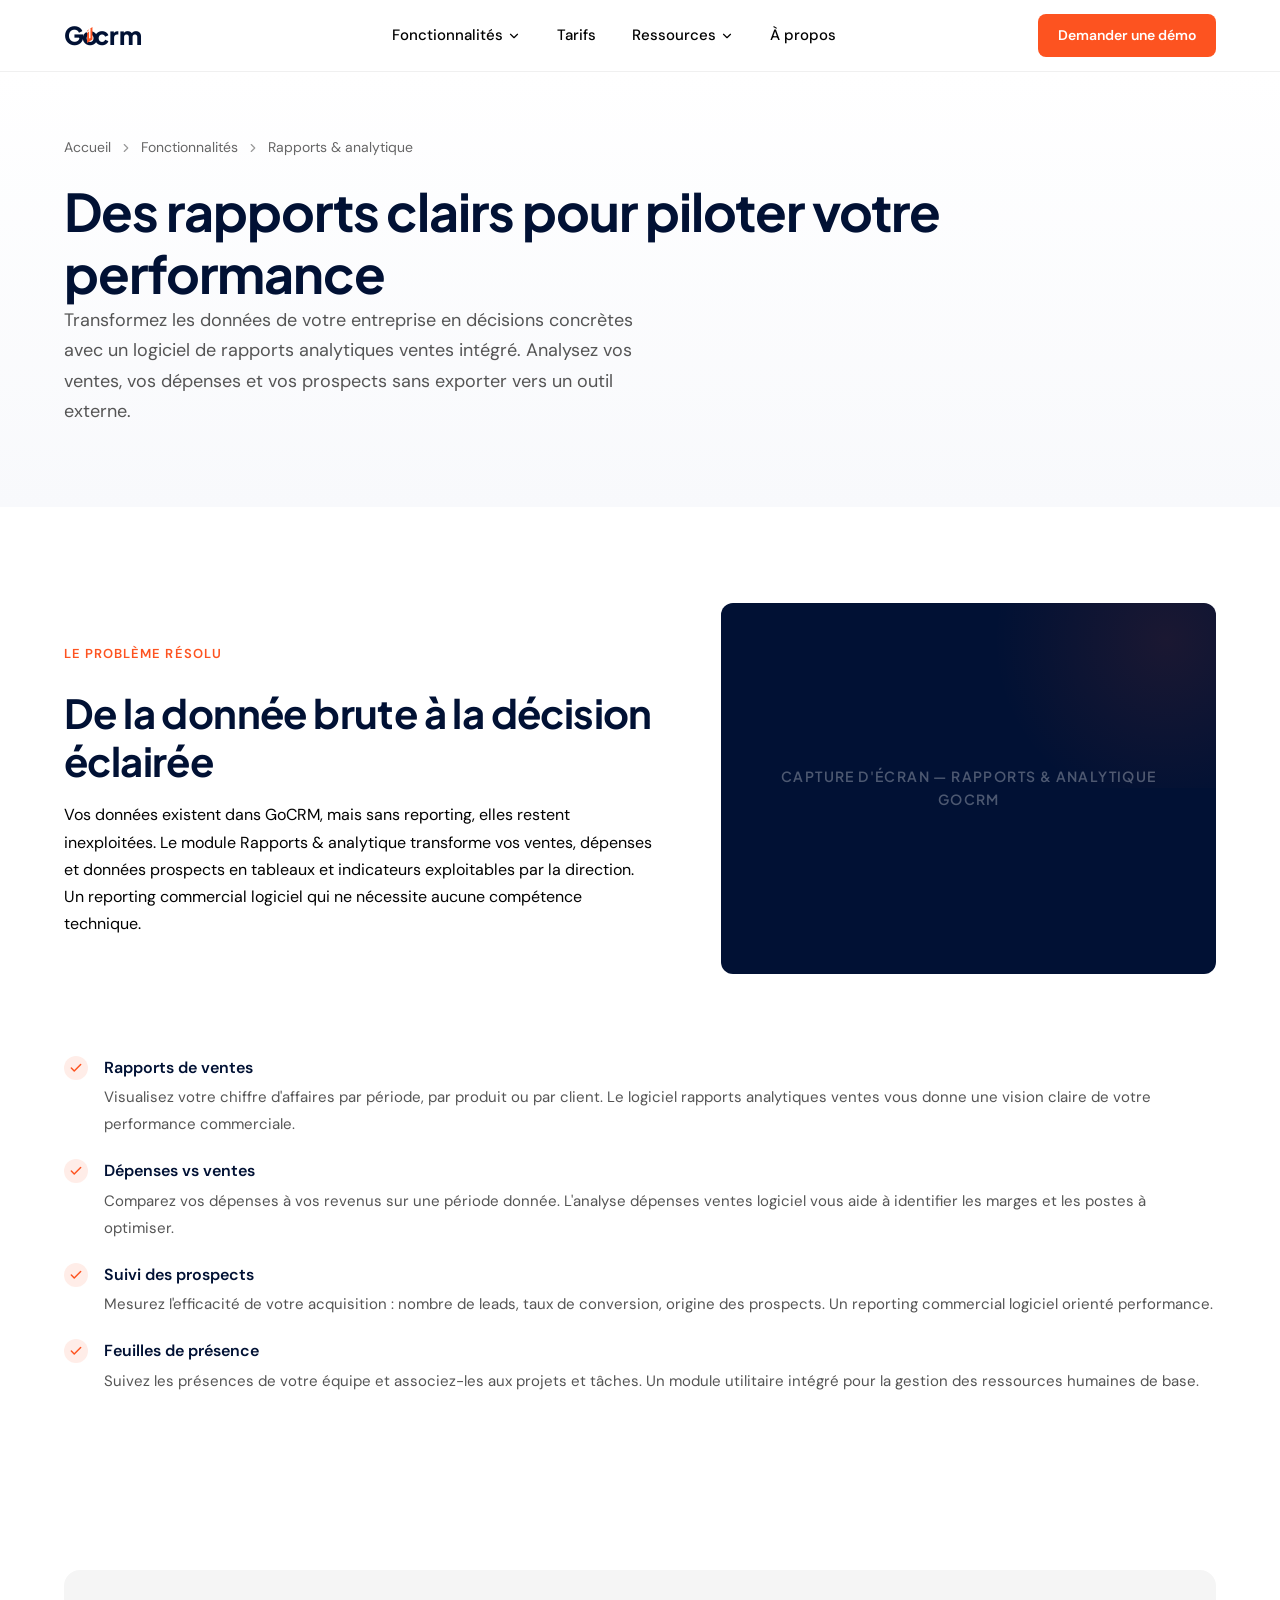
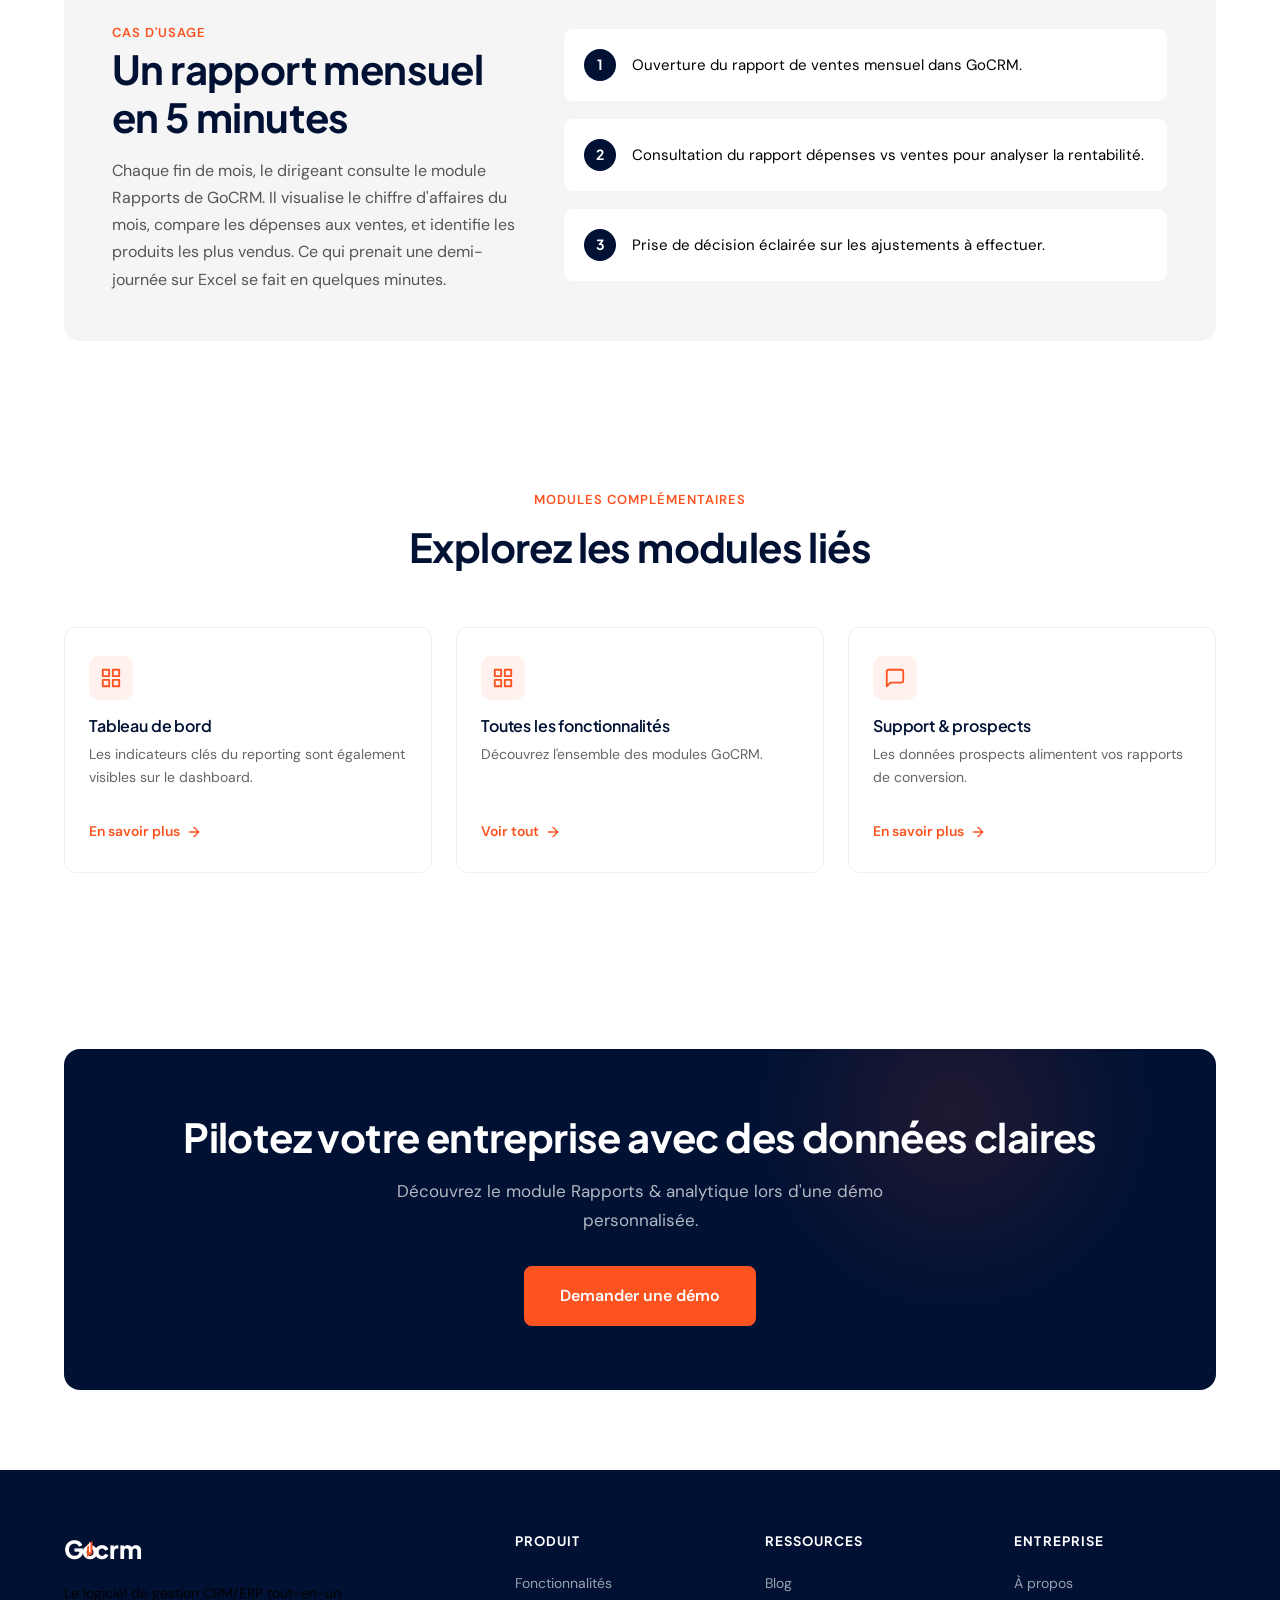
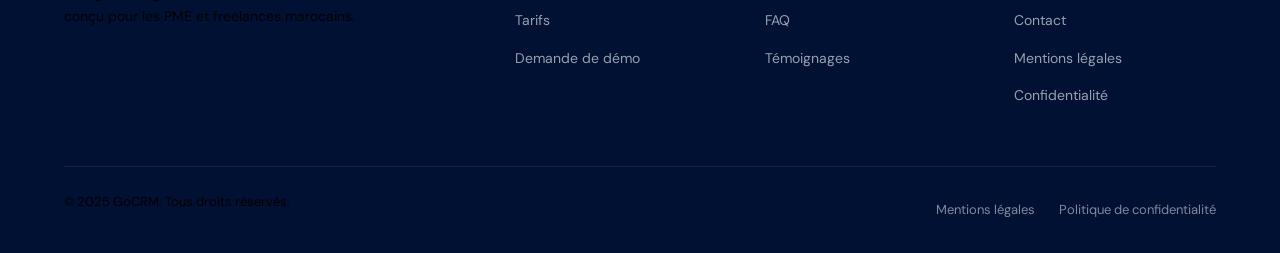
<file: fonctionnalites/rapports-analytique.html>
<!DOCTYPE html>
<html lang="fr">
<head>
  <meta charset="UTF-8">
  <meta name="viewport" content="width=device-width, initial-scale=1.0">
  <title>Rapports et analyses de ventes, dépenses et prospects | GoCRM</title>
  <meta name="description" content="Analysez vos ventes, dépenses et prospects avec les rapports GoCRM. Des données claires pour des décisions rapides.">
  <link rel="canonical" href="/fonctionnalites/rapports-analytique">
  <link rel="preconnect" href="https://fonts.googleapis.com">
  <link rel="preconnect" href="https://fonts.gstatic.com" crossorigin>
  <link href="https://fonts.googleapis.com/css2?family=DM+Sans:ital,opsz,wght@0,9..40,300;0,9..40,400;0,9..40,500;0,9..40,600;0,9..40,700;1,9..40,400&family=Plus+Jakarta+Sans:wght@500;600;700;800&display=swap" rel="stylesheet">
  <link rel="stylesheet" href="../style.css">
</head>
<body>
  <header class="header"><div class="container header__inner"><a href="../index.html" class="header__logo" aria-label="GoCRM Accueil"><svg xmlns="http://www.w3.org/2000/svg" viewBox="0 0 160 36" fill="none" height="32"><text x="0" y="28" font-family="Plus Jakarta Sans, sans-serif" font-weight="800" font-size="28" fill="#011134">G</text><text x="20" y="28" font-family="Plus Jakarta Sans, sans-serif" font-weight="800" font-size="28" fill="#011134">o</text><path d="M26 12 L32 8 L32 22 L26 26 Z" fill="#FD5320"/><path d="M29 10 L29 20" stroke="#fff" stroke-width="1.5" stroke-linecap="round"/><path d="M26 14 L29 11" stroke="#fff" stroke-width="1.2" stroke-linecap="round"/><text x="34" y="28" font-family="Plus Jakarta Sans, sans-serif" font-weight="800" font-size="28" fill="#011134">crm</text></svg></a><nav class="header__nav" aria-label="Navigation principale"><div class="header__nav-item"><a href="index.html" class="header__nav-link">Fonctionnalités<svg xmlns="http://www.w3.org/2000/svg" viewBox="0 0 24 24" fill="none" stroke="currentColor" stroke-width="2" stroke-linecap="round" stroke-linejoin="round"><path d="M6 9l6 6 6-6"/></svg></a><div class="mega-menu"><div class="mega-menu__grid"><a href="tableau-de-bord.html" class="mega-menu__link"><div class="mega-menu__icon"><svg xmlns="http://www.w3.org/2000/svg" viewBox="0 0 24 24" fill="none" stroke="currentColor" stroke-width="2" stroke-linecap="round" stroke-linejoin="round"><rect x="3" y="3" width="7" height="7"/><rect x="14" y="3" width="7" height="7"/><rect x="3" y="14" width="7" height="7"/><rect x="14" y="14" width="7" height="7"/></svg></div><div class="mega-menu__text"><strong>Tableau de bord</strong><span>Pilotez en temps réel</span></div></a><a href="gestion-commerciale.html" class="mega-menu__link"><div class="mega-menu__icon"><svg xmlns="http://www.w3.org/2000/svg" viewBox="0 0 24 24" fill="none" stroke="currentColor" stroke-width="2" stroke-linecap="round" stroke-linejoin="round"><path d="M14 2H6a2 2 0 0 0-2 2v16a2 2 0 0 0 2 2h12a2 2 0 0 0 2-2V8z"/><polyline points="14 2 14 8 20 8"/></svg></div><div class="mega-menu__text"><strong>Gestion commerciale</strong><span>Devis, factures, BC</span></div></a><a href="clients-abonnements.html" class="mega-menu__link"><div class="mega-menu__icon"><svg xmlns="http://www.w3.org/2000/svg" viewBox="0 0 24 24" fill="none" stroke="currentColor" stroke-width="2" stroke-linecap="round" stroke-linejoin="round"><path d="M17 21v-2a4 4 0 0 0-4-4H5a4 4 0 0 0-4 4v2"/><circle cx="9" cy="7" r="4"/></svg></div><div class="mega-menu__text"><strong>Clients & abonnements</strong><span>Contrats, récurrent</span></div></a><a href="projets-taches.html" class="mega-menu__link"><div class="mega-menu__icon"><svg xmlns="http://www.w3.org/2000/svg" viewBox="0 0 24 24" fill="none" stroke="currentColor" stroke-width="2" stroke-linecap="round" stroke-linejoin="round"><path d="M2 3h6a4 4 0 0 1 4 4v14a3 3 0 0 0-3-3H2z"/><path d="M22 3h-6a4 4 0 0 0-4 4v14a3 3 0 0 1 3-3h7z"/></svg></div><div class="mega-menu__text"><strong>Projets & tâches</strong><span>Suivi et attribution</span></div></a><a href="gestion-affiliation.html" class="mega-menu__link"><div class="mega-menu__icon"><svg xmlns="http://www.w3.org/2000/svg" viewBox="0 0 24 24" fill="none" stroke="currentColor" stroke-width="2" stroke-linecap="round" stroke-linejoin="round"><circle cx="12" cy="12" r="10"/><line x1="2" y1="12" x2="22" y2="12"/><path d="M12 2a15.3 15.3 0 0 1 4 10 15.3 15.3 0 0 1-4 10 15.3 15.3 0 0 1-4-10 15.3 15.3 0 0 1 4-10z"/></svg></div><div class="mega-menu__text"><strong>Gestion affiliation</strong><span>Commissions, paiements</span></div></a><a href="ventes-omnicanal.html" class="mega-menu__link"><div class="mega-menu__icon"><svg xmlns="http://www.w3.org/2000/svg" viewBox="0 0 24 24" fill="none" stroke="currentColor" stroke-width="2" stroke-linecap="round" stroke-linejoin="round"><rect x="1" y="4" width="22" height="16" rx="2" ry="2"/><line x1="1" y1="10" x2="23" y2="10"/></svg></div><div class="mega-menu__text"><strong>Ventes omnicanal</strong><span>POS, portail client</span></div></a><a href="gestion-inventaire.html" class="mega-menu__link"><div class="mega-menu__icon"><svg xmlns="http://www.w3.org/2000/svg" viewBox="0 0 24 24" fill="none" stroke="currentColor" stroke-width="2" stroke-linecap="round" stroke-linejoin="round"><path d="M21 16V8a2 2 0 0 0-1-1.73l-7-4a2 2 0 0 0-2 0l-7 4A2 2 0 0 0 3 8v8a2 2 0 0 0 1 1.73l7 4a2 2 0 0 0 2 0l7-4A2 2 0 0 0 21 16z"/></svg></div><div class="mega-menu__text"><strong>Gestion d'inventaire</strong><span>Stock, dépôts</span></div></a><a href="rapports-analytique.html" class="mega-menu__link"><div class="mega-menu__icon"><svg xmlns="http://www.w3.org/2000/svg" viewBox="0 0 24 24" fill="none" stroke="currentColor" stroke-width="2" stroke-linecap="round" stroke-linejoin="round"><line x1="18" y1="20" x2="18" y2="10"/><line x1="12" y1="20" x2="12" y2="4"/><line x1="6" y1="20" x2="6" y2="14"/></svg></div><div class="mega-menu__text"><strong>Rapports & analytique</strong><span>Ventes, dépenses</span></div></a><a href="support-prospects.html" class="mega-menu__link" style="grid-column:1/-1"><div class="mega-menu__icon"><svg xmlns="http://www.w3.org/2000/svg" viewBox="0 0 24 24" fill="none" stroke="currentColor" stroke-width="2" stroke-linecap="round" stroke-linejoin="round"><path d="M21 15a2 2 0 0 1-2 2H7l-4 4V5a2 2 0 0 1 2-2h14a2 2 0 0 1 2 2z"/></svg></div><div class="mega-menu__text"><strong>Support & prospects</strong><span>Leads, tickets, devis</span></div></a></div></div></div><a href="../tarifs.html" class="header__nav-link">Tarifs</a><div class="header__nav-item"><a href="../blog/index.html" class="header__nav-link">Ressources<svg xmlns="http://www.w3.org/2000/svg" viewBox="0 0 24 24" fill="none" stroke="currentColor" stroke-width="2" stroke-linecap="round" stroke-linejoin="round"><path d="M6 9l6 6 6-6"/></svg></a><div class="dropdown-menu"><a href="../blog/index.html" class="dropdown-menu__link">Blog</a><a href="../faq.html" class="dropdown-menu__link">FAQ</a><a href="../temoignages.html" class="dropdown-menu__link">Témoignages</a></div></div><a href="../a-propos.html" class="header__nav-link">À propos</a></nav><a href="../demande-demo.html" class="btn btn--primary btn--sm header__cta">Demander une démo</a><button class="mobile-toggle" aria-label="Menu"><svg xmlns="http://www.w3.org/2000/svg" width="24" height="24" viewBox="0 0 24 24" fill="none" stroke="currentColor" stroke-width="2" stroke-linecap="round" stroke-linejoin="round"><line x1="3" y1="6" x2="21" y2="6"/><line x1="3" y1="12" x2="21" y2="12"/><line x1="3" y1="18" x2="21" y2="18"/></svg></button></div><div class="mobile-menu"><a href="index.html" class="mobile-menu__link" data-submenu="mob-func">Fonctionnalités<svg xmlns="http://www.w3.org/2000/svg" viewBox="0 0 24 24" fill="none" stroke="currentColor" stroke-width="2" stroke-linecap="round" stroke-linejoin="round"><path d="M6 9l6 6 6-6"/></svg></a><div class="mobile-submenu" id="mob-func"><a href="tableau-de-bord.html" class="mobile-submenu__link">Tableau de bord</a><a href="gestion-commerciale.html" class="mobile-submenu__link">Gestion commerciale</a><a href="clients-abonnements.html" class="mobile-submenu__link">Clients & abonnements</a><a href="projets-taches.html" class="mobile-submenu__link">Projets & tâches</a><a href="gestion-affiliation.html" class="mobile-submenu__link">Gestion affiliation</a><a href="ventes-omnicanal.html" class="mobile-submenu__link">Ventes omnicanal</a><a href="gestion-inventaire.html" class="mobile-submenu__link">Gestion d'inventaire</a><a href="rapports-analytique.html" class="mobile-submenu__link">Rapports & analytique</a><a href="support-prospects.html" class="mobile-submenu__link">Support & prospects</a></div><a href="../tarifs.html" class="mobile-menu__link">Tarifs</a><a href="../blog/index.html" class="mobile-menu__link">Blog</a><a href="../faq.html" class="mobile-menu__link">FAQ</a><a href="../temoignages.html" class="mobile-menu__link">Témoignages</a><a href="../a-propos.html" class="mobile-menu__link">À propos</a><a href="../contact.html" class="mobile-menu__link">Contact</a><div class="mobile-menu__cta"><a href="../demande-demo.html" class="btn btn--primary btn--lg" style="width:100%">Demander une démo</a></div></div></header>

  <main>
    <section class="hero--page">
      <div class="container">
        <div class="hero__breadcrumb"><a href="../index.html">Accueil</a><svg xmlns="http://www.w3.org/2000/svg" viewBox="0 0 24 24" fill="none" stroke="currentColor" stroke-width="2" stroke-linecap="round" stroke-linejoin="round"><polyline points="9 18 15 12 9 6"/></svg><a href="index.html">Fonctionnalités</a><svg xmlns="http://www.w3.org/2000/svg" viewBox="0 0 24 24" fill="none" stroke="currentColor" stroke-width="2" stroke-linecap="round" stroke-linejoin="round"><polyline points="9 18 15 12 9 6"/></svg><span>Rapports & analytique</span></div>
        <h1>Des rapports clairs pour piloter votre performance</h1>
        <p class="hero__desc">Transformez les données de votre entreprise en décisions concrètes avec un logiciel de rapports analytiques ventes intégré. Analysez vos ventes, vos dépenses et vos prospects sans exporter vers un outil externe.</p>
      </div>
    </section>

    <section class="section">
      <div class="container">
        <div class="feature-detail__intro">
          <div>
            <span class="section__label">Le problème résolu</span>
            <h2 style="margin-top:12px;margin-bottom:16px;">De la donnée brute à la décision éclairée</h2>
            <p>Vos données existent dans GoCRM, mais sans reporting, elles restent inexploitées. Le module Rapports & analytique transforme vos ventes, dépenses et données prospects en tableaux et indicateurs exploitables par la direction. Un reporting commercial logiciel qui ne nécessite aucune compétence technique.</p>
          </div>
          <div class="feature-detail__visual"><div class="feature-detail__visual-content">Capture d'écran — Rapports & analytique GoCRM</div></div>
        </div>
        <div class="feature-list">
          <div class="feature-list__item"><div class="feature-list__check"><svg xmlns="http://www.w3.org/2000/svg" viewBox="0 0 24 24" fill="none" stroke="currentColor" stroke-width="2.5" stroke-linecap="round" stroke-linejoin="round"><polyline points="20 6 9 17 4 12"/></svg></div><div class="feature-list__text"><strong>Rapports de ventes</strong><span>Visualisez votre chiffre d'affaires par période, par produit ou par client. Le logiciel rapports analytiques ventes vous donne une vision claire de votre performance commerciale.</span></div></div>
          <div class="feature-list__item"><div class="feature-list__check"><svg xmlns="http://www.w3.org/2000/svg" viewBox="0 0 24 24" fill="none" stroke="currentColor" stroke-width="2.5" stroke-linecap="round" stroke-linejoin="round"><polyline points="20 6 9 17 4 12"/></svg></div><div class="feature-list__text"><strong>Dépenses vs ventes</strong><span>Comparez vos dépenses à vos revenus sur une période donnée. L'analyse dépenses ventes logiciel vous aide à identifier les marges et les postes à optimiser.</span></div></div>
          <div class="feature-list__item"><div class="feature-list__check"><svg xmlns="http://www.w3.org/2000/svg" viewBox="0 0 24 24" fill="none" stroke="currentColor" stroke-width="2.5" stroke-linecap="round" stroke-linejoin="round"><polyline points="20 6 9 17 4 12"/></svg></div><div class="feature-list__text"><strong>Suivi des prospects</strong><span>Mesurez l'efficacité de votre acquisition : nombre de leads, taux de conversion, origine des prospects. Un reporting commercial logiciel orienté performance.</span></div></div>
          <div class="feature-list__item"><div class="feature-list__check"><svg xmlns="http://www.w3.org/2000/svg" viewBox="0 0 24 24" fill="none" stroke="currentColor" stroke-width="2.5" stroke-linecap="round" stroke-linejoin="round"><polyline points="20 6 9 17 4 12"/></svg></div><div class="feature-list__text"><strong>Feuilles de présence</strong><span>Suivez les présences de votre équipe et associez-les aux projets et tâches. Un module utilitaire intégré pour la gestion des ressources humaines de base.</span></div></div>
        </div>
      </div>
    </section>

    <section class="use-case">
      <div class="container">
        <div class="use-case__inner">
          <div>
            <span class="use-case__label">Cas d'usage</span>
            <h2 class="use-case__title">Un rapport mensuel en 5 minutes</h2>
            <p class="use-case__text">Chaque fin de mois, le dirigeant consulte le module Rapports de GoCRM. Il visualise le chiffre d'affaires du mois, compare les dépenses aux ventes, et identifie les produits les plus vendus. Ce qui prenait une demi-journée sur Excel se fait en quelques minutes.</p>
          </div>
          <div class="use-case__steps">
            <div class="use-case__step"><div class="use-case__step-num">1</div><div class="use-case__step-text">Ouverture du rapport de ventes mensuel dans GoCRM.</div></div>
            <div class="use-case__step"><div class="use-case__step-num">2</div><div class="use-case__step-text">Consultation du rapport dépenses vs ventes pour analyser la rentabilité.</div></div>
            <div class="use-case__step"><div class="use-case__step-num">3</div><div class="use-case__step-text">Prise de décision éclairée sur les ajustements à effectuer.</div></div>
          </div>
        </div>
      </div>
    </section>

    <section class="related-modules">
      <div class="container">
        <div class="section__header section__header--center"><span class="section__label">Modules complémentaires</span><h2 class="section__title">Explorez les modules liés</h2></div>
        <div class="related-modules__grid">
          <a href="tableau-de-bord.html" class="module-card"><div class="module-card__icon"><svg xmlns="http://www.w3.org/2000/svg" viewBox="0 0 24 24" fill="none" stroke="currentColor" stroke-width="2" stroke-linecap="round" stroke-linejoin="round"><rect x="3" y="3" width="7" height="7"/><rect x="14" y="3" width="7" height="7"/><rect x="3" y="14" width="7" height="7"/><rect x="14" y="14" width="7" height="7"/></svg></div><h3 class="module-card__title">Tableau de bord</h3><p class="module-card__text">Les indicateurs clés du reporting sont également visibles sur le dashboard.</p><span class="module-card__link">En savoir plus <svg xmlns="http://www.w3.org/2000/svg" viewBox="0 0 24 24" fill="none" stroke="currentColor" stroke-width="2" stroke-linecap="round" stroke-linejoin="round"><line x1="5" y1="12" x2="19" y2="12"/><polyline points="12 5 19 12 12 19"/></svg></span></a>
          <a href="index.html" class="module-card"><div class="module-card__icon"><svg xmlns="http://www.w3.org/2000/svg" viewBox="0 0 24 24" fill="none" stroke="currentColor" stroke-width="2" stroke-linecap="round" stroke-linejoin="round"><rect x="3" y="3" width="7" height="7"/><rect x="14" y="3" width="7" height="7"/><rect x="3" y="14" width="7" height="7"/><rect x="14" y="14" width="7" height="7"/></svg></div><h3 class="module-card__title">Toutes les fonctionnalités</h3><p class="module-card__text">Découvrez l'ensemble des modules GoCRM.</p><span class="module-card__link">Voir tout <svg xmlns="http://www.w3.org/2000/svg" viewBox="0 0 24 24" fill="none" stroke="currentColor" stroke-width="2" stroke-linecap="round" stroke-linejoin="round"><line x1="5" y1="12" x2="19" y2="12"/><polyline points="12 5 19 12 12 19"/></svg></span></a>
          <a href="support-prospects.html" class="module-card"><div class="module-card__icon"><svg xmlns="http://www.w3.org/2000/svg" viewBox="0 0 24 24" fill="none" stroke="currentColor" stroke-width="2" stroke-linecap="round" stroke-linejoin="round"><path d="M21 15a2 2 0 0 1-2 2H7l-4 4V5a2 2 0 0 1 2-2h14a2 2 0 0 1 2 2z"/></svg></div><h3 class="module-card__title">Support & prospects</h3><p class="module-card__text">Les données prospects alimentent vos rapports de conversion.</p><span class="module-card__link">En savoir plus <svg xmlns="http://www.w3.org/2000/svg" viewBox="0 0 24 24" fill="none" stroke="currentColor" stroke-width="2" stroke-linecap="round" stroke-linejoin="round"><line x1="5" y1="12" x2="19" y2="12"/><polyline points="12 5 19 12 12 19"/></svg></span></a>
        </div>
      </div>
    </section>

    <section class="cta-banner section"><div class="container"><div class="cta-banner__inner"><h2 class="cta-banner__title">Pilotez votre entreprise avec des données claires</h2><p class="cta-banner__desc">Découvrez le module Rapports & analytique lors d'une démo personnalisée.</p><div class="cta-banner__actions"><a href="../demande-demo.html" class="btn btn--primary btn--lg">Demander une démo</a></div></div></div></section>
  </main>

  <footer class="footer"><div class="container"><div class="footer__grid"><div><a href="../index.html" class="header__logo" aria-label="GoCRM Accueil"><svg xmlns="http://www.w3.org/2000/svg" viewBox="0 0 160 36" fill="none" height="28"><text x="0" y="28" font-family="Plus Jakarta Sans, sans-serif" font-weight="800" font-size="28" fill="#fff">G</text><text x="20" y="28" font-family="Plus Jakarta Sans, sans-serif" font-weight="800" font-size="28" fill="#fff">o</text><path d="M26 12 L32 8 L32 22 L26 26 Z" fill="#FD5320"/><path d="M29 10 L29 20" stroke="#fff" stroke-width="1.5" stroke-linecap="round"/><path d="M26 14 L29 11" stroke="#fff" stroke-width="1.2" stroke-linecap="round"/><text x="34" y="28" font-family="Plus Jakarta Sans, sans-serif" font-weight="800" font-size="28" fill="#fff">crm</text></svg></a><p class="footer__brand-desc">Le logiciel de gestion CRM/ERP tout-en-un conçu pour les PME et freelances marocains.</p></div><div><h4 class="footer__heading">Produit</h4><ul class="footer__links"><li><a href="index.html">Fonctionnalités</a></li><li><a href="../tarifs.html">Tarifs</a></li><li><a href="../demande-demo.html">Demande de démo</a></li></ul></div><div><h4 class="footer__heading">Ressources</h4><ul class="footer__links"><li><a href="../blog/index.html">Blog</a></li><li><a href="../faq.html">FAQ</a></li><li><a href="../temoignages.html">Témoignages</a></li></ul></div><div><h4 class="footer__heading">Entreprise</h4><ul class="footer__links"><li><a href="../a-propos.html">À propos</a></li><li><a href="../contact.html">Contact</a></li><li><a href="../mentions-legales.html">Mentions légales</a></li><li><a href="../politique-de-confidentialite.html">Confidentialité</a></li></ul></div></div><div class="footer__bottom"><p>&copy; 2025 GoCRM. Tous droits réservés.</p><div class="footer__legal"><a href="../mentions-legales.html">Mentions légales</a><a href="../politique-de-confidentialite.html">Politique de confidentialité</a></div></div></div></footer>
  <script src="../script.js"></script>
</body>
</html>
</file>
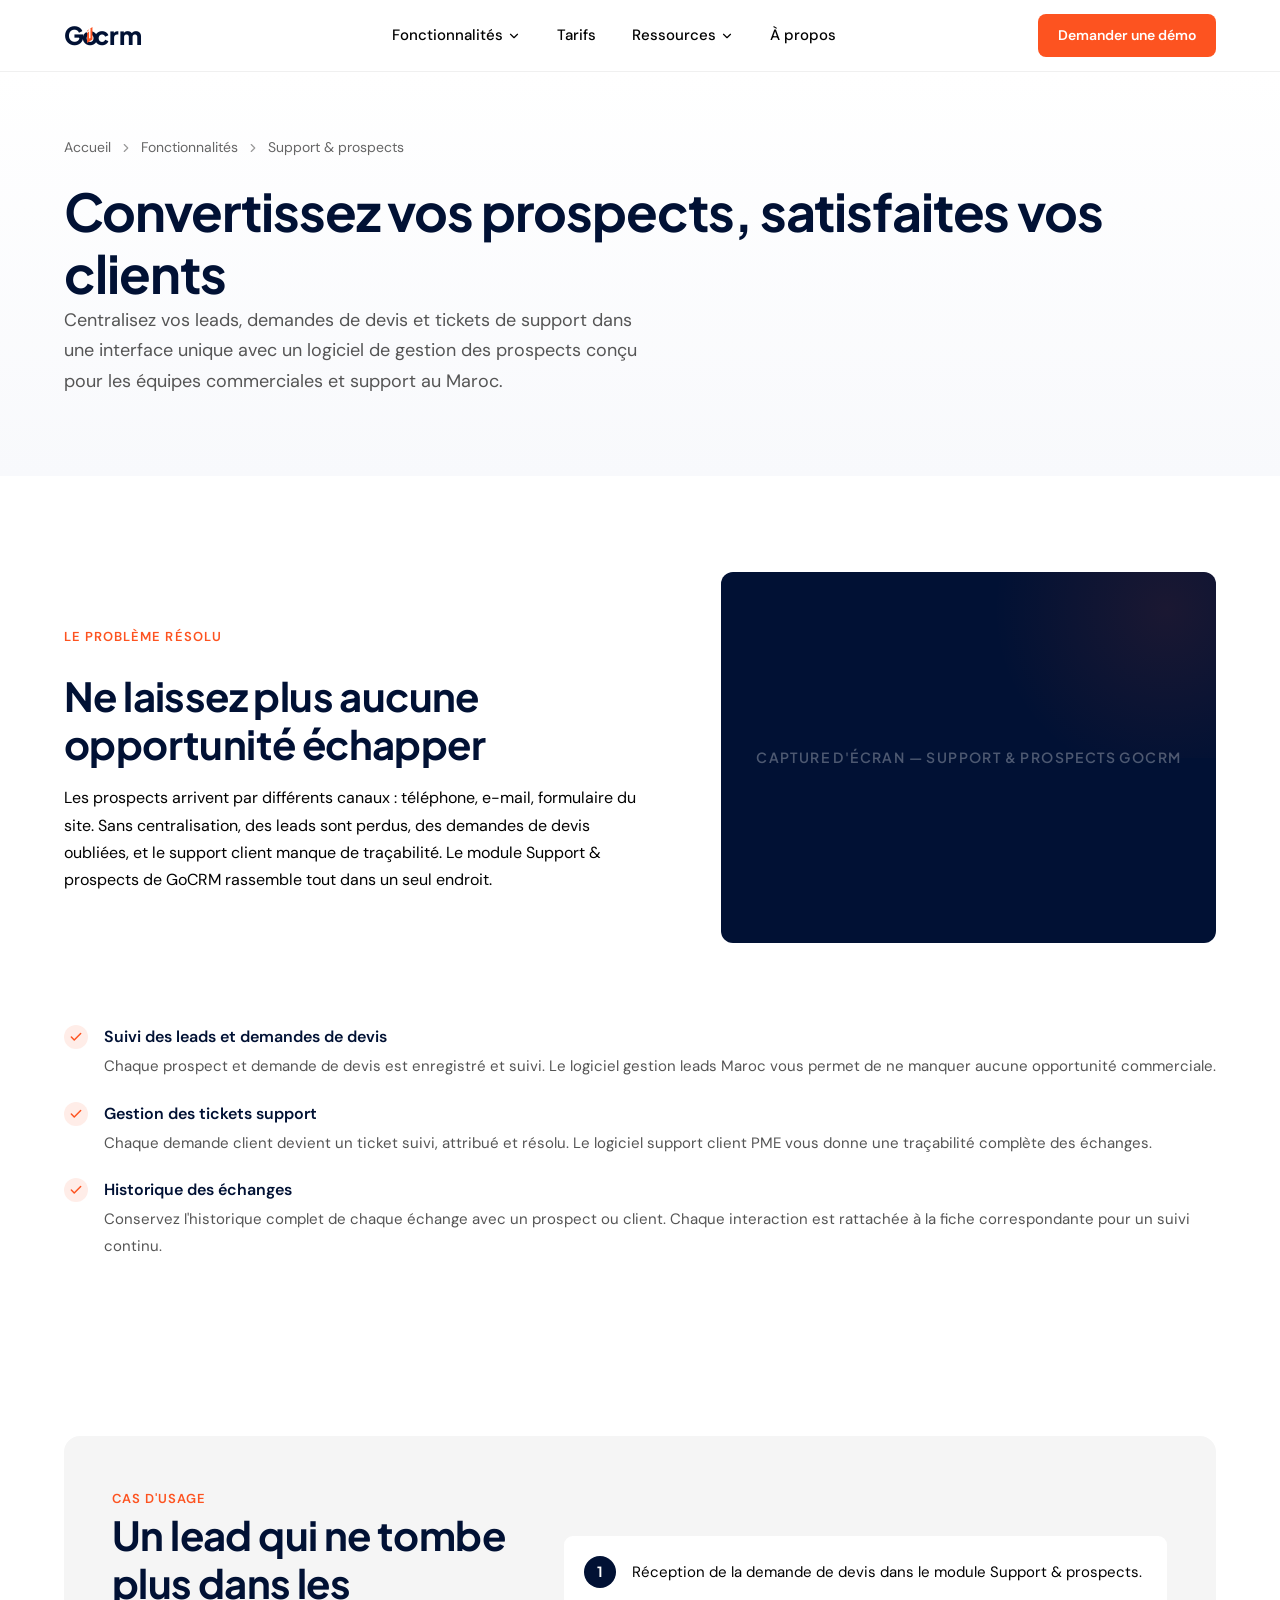
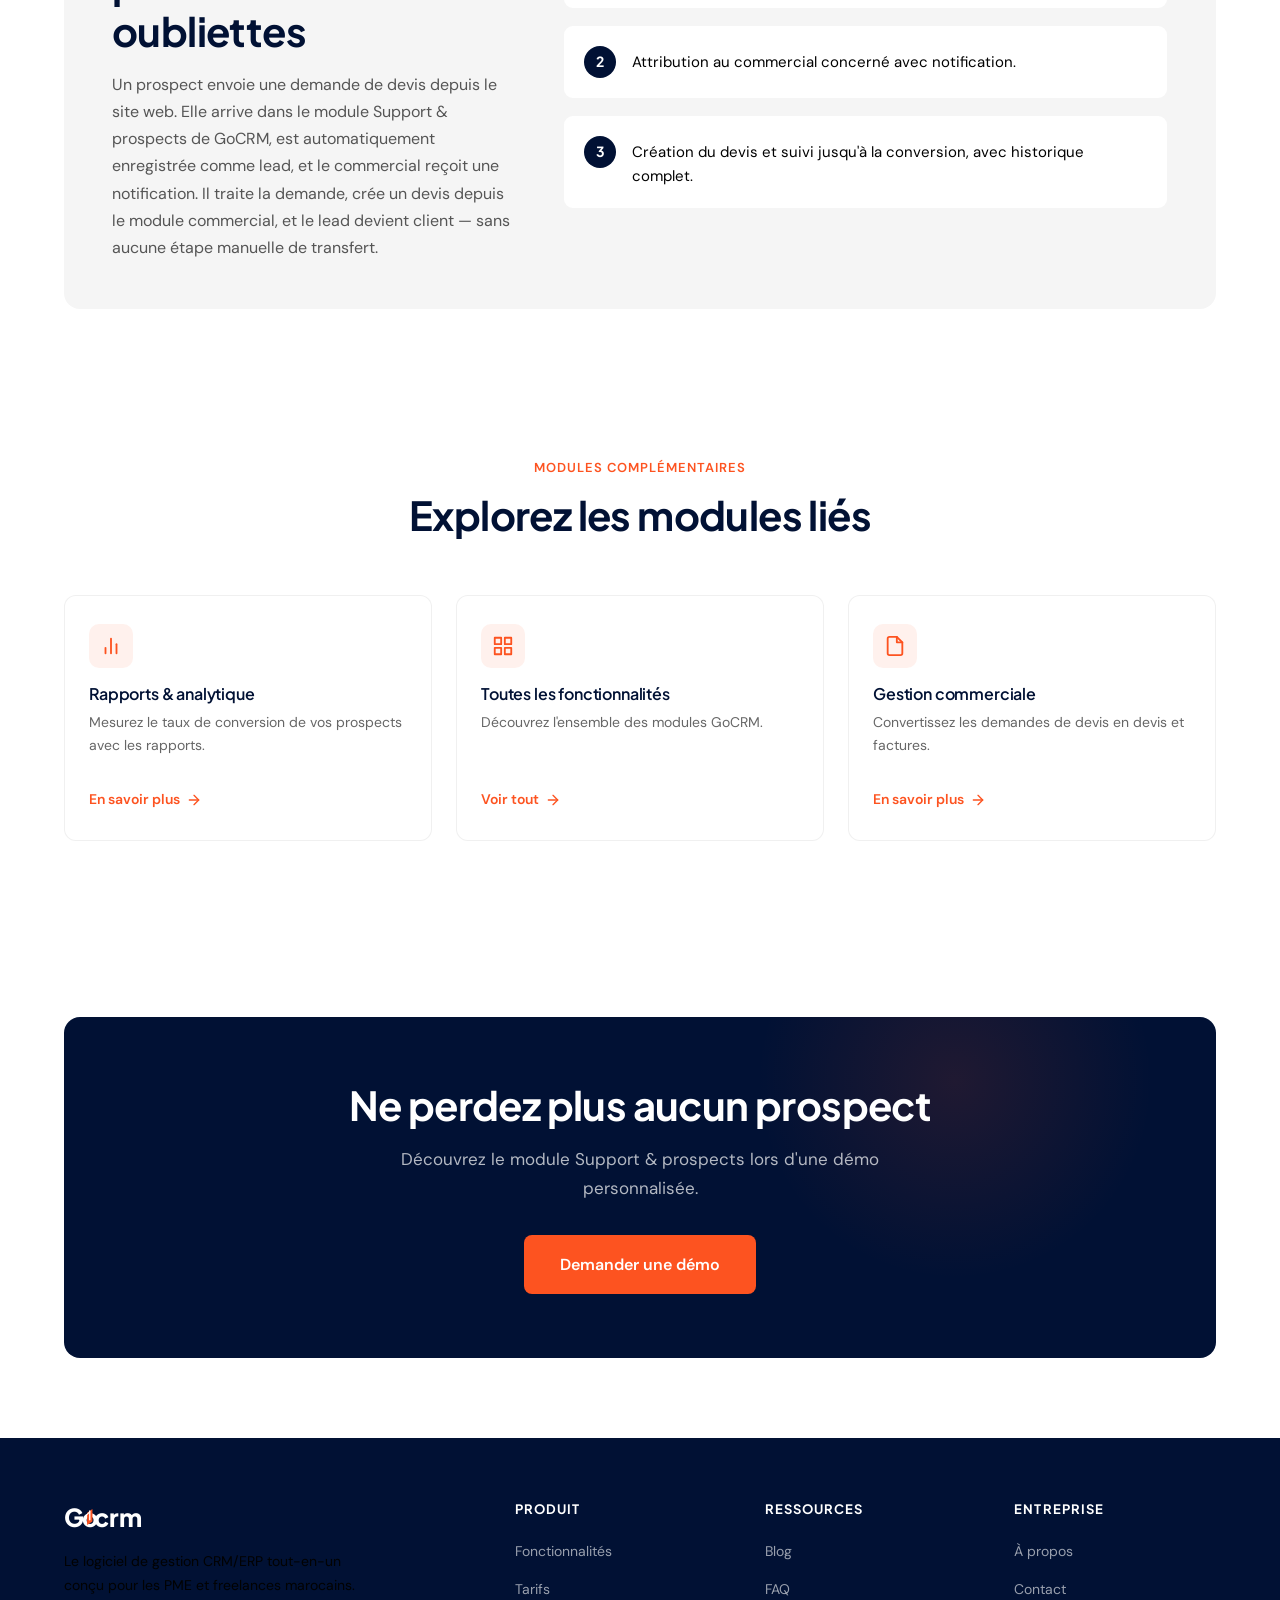
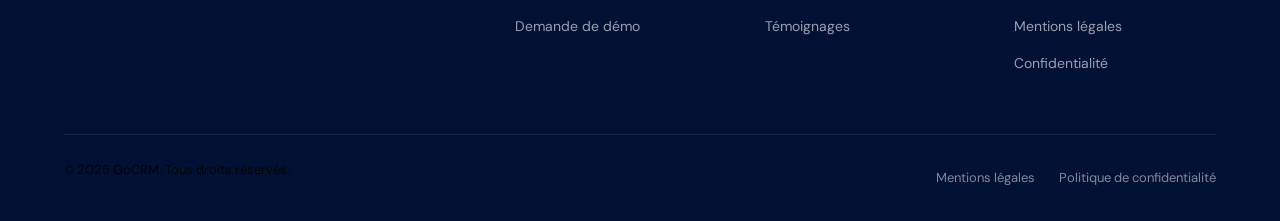
<file: fonctionnalites/support-prospects.html>
<!DOCTYPE html>
<html lang="fr">
<head>
  <meta charset="UTF-8">
  <meta name="viewport" content="width=device-width, initial-scale=1.0">
  <title>Gestion des prospects et du support client | GoCRM</title>
  <meta name="description" content="Suivez vos prospects et demandes de devis, gérez le support client depuis une interface unique avec GoCRM.">
  <link rel="canonical" href="/fonctionnalites/support-prospects">
  <link rel="preconnect" href="https://fonts.googleapis.com">
  <link rel="preconnect" href="https://fonts.gstatic.com" crossorigin>
  <link href="https://fonts.googleapis.com/css2?family=DM+Sans:ital,opsz,wght@0,9..40,300;0,9..40,400;0,9..40,500;0,9..40,600;0,9..40,700;1,9..40,400&family=Plus+Jakarta+Sans:wght@500;600;700;800&display=swap" rel="stylesheet">
  <link rel="stylesheet" href="../style.css">
</head>
<body>
  <header class="header"><div class="container header__inner"><a href="../index.html" class="header__logo" aria-label="GoCRM Accueil"><svg xmlns="http://www.w3.org/2000/svg" viewBox="0 0 160 36" fill="none" height="32"><text x="0" y="28" font-family="Plus Jakarta Sans, sans-serif" font-weight="800" font-size="28" fill="#011134">G</text><text x="20" y="28" font-family="Plus Jakarta Sans, sans-serif" font-weight="800" font-size="28" fill="#011134">o</text><path d="M26 12 L32 8 L32 22 L26 26 Z" fill="#FD5320"/><path d="M29 10 L29 20" stroke="#fff" stroke-width="1.5" stroke-linecap="round"/><path d="M26 14 L29 11" stroke="#fff" stroke-width="1.2" stroke-linecap="round"/><text x="34" y="28" font-family="Plus Jakarta Sans, sans-serif" font-weight="800" font-size="28" fill="#011134">crm</text></svg></a><nav class="header__nav" aria-label="Navigation principale"><div class="header__nav-item"><a href="index.html" class="header__nav-link">Fonctionnalités<svg xmlns="http://www.w3.org/2000/svg" viewBox="0 0 24 24" fill="none" stroke="currentColor" stroke-width="2" stroke-linecap="round" stroke-linejoin="round"><path d="M6 9l6 6 6-6"/></svg></a><div class="mega-menu"><div class="mega-menu__grid"><a href="tableau-de-bord.html" class="mega-menu__link"><div class="mega-menu__icon"><svg xmlns="http://www.w3.org/2000/svg" viewBox="0 0 24 24" fill="none" stroke="currentColor" stroke-width="2" stroke-linecap="round" stroke-linejoin="round"><rect x="3" y="3" width="7" height="7"/><rect x="14" y="3" width="7" height="7"/><rect x="3" y="14" width="7" height="7"/><rect x="14" y="14" width="7" height="7"/></svg></div><div class="mega-menu__text"><strong>Tableau de bord</strong><span>Pilotez en temps réel</span></div></a><a href="gestion-commerciale.html" class="mega-menu__link"><div class="mega-menu__icon"><svg xmlns="http://www.w3.org/2000/svg" viewBox="0 0 24 24" fill="none" stroke="currentColor" stroke-width="2" stroke-linecap="round" stroke-linejoin="round"><path d="M14 2H6a2 2 0 0 0-2 2v16a2 2 0 0 0 2 2h12a2 2 0 0 0 2-2V8z"/><polyline points="14 2 14 8 20 8"/></svg></div><div class="mega-menu__text"><strong>Gestion commerciale</strong><span>Devis, factures, BC</span></div></a><a href="clients-abonnements.html" class="mega-menu__link"><div class="mega-menu__icon"><svg xmlns="http://www.w3.org/2000/svg" viewBox="0 0 24 24" fill="none" stroke="currentColor" stroke-width="2" stroke-linecap="round" stroke-linejoin="round"><path d="M17 21v-2a4 4 0 0 0-4-4H5a4 4 0 0 0-4 4v2"/><circle cx="9" cy="7" r="4"/></svg></div><div class="mega-menu__text"><strong>Clients & abonnements</strong><span>Contrats, récurrent</span></div></a><a href="projets-taches.html" class="mega-menu__link"><div class="mega-menu__icon"><svg xmlns="http://www.w3.org/2000/svg" viewBox="0 0 24 24" fill="none" stroke="currentColor" stroke-width="2" stroke-linecap="round" stroke-linejoin="round"><path d="M2 3h6a4 4 0 0 1 4 4v14a3 3 0 0 0-3-3H2z"/><path d="M22 3h-6a4 4 0 0 0-4 4v14a3 3 0 0 1 3-3h7z"/></svg></div><div class="mega-menu__text"><strong>Projets & tâches</strong><span>Suivi et attribution</span></div></a><a href="gestion-affiliation.html" class="mega-menu__link"><div class="mega-menu__icon"><svg xmlns="http://www.w3.org/2000/svg" viewBox="0 0 24 24" fill="none" stroke="currentColor" stroke-width="2" stroke-linecap="round" stroke-linejoin="round"><circle cx="12" cy="12" r="10"/><line x1="2" y1="12" x2="22" y2="12"/><path d="M12 2a15.3 15.3 0 0 1 4 10 15.3 15.3 0 0 1-4 10 15.3 15.3 0 0 1-4-10 15.3 15.3 0 0 1 4-10z"/></svg></div><div class="mega-menu__text"><strong>Gestion affiliation</strong><span>Commissions, paiements</span></div></a><a href="ventes-omnicanal.html" class="mega-menu__link"><div class="mega-menu__icon"><svg xmlns="http://www.w3.org/2000/svg" viewBox="0 0 24 24" fill="none" stroke="currentColor" stroke-width="2" stroke-linecap="round" stroke-linejoin="round"><rect x="1" y="4" width="22" height="16" rx="2" ry="2"/><line x1="1" y1="10" x2="23" y2="10"/></svg></div><div class="mega-menu__text"><strong>Ventes omnicanal</strong><span>POS, portail client</span></div></a><a href="gestion-inventaire.html" class="mega-menu__link"><div class="mega-menu__icon"><svg xmlns="http://www.w3.org/2000/svg" viewBox="0 0 24 24" fill="none" stroke="currentColor" stroke-width="2" stroke-linecap="round" stroke-linejoin="round"><path d="M21 16V8a2 2 0 0 0-1-1.73l-7-4a2 2 0 0 0-2 0l-7 4A2 2 0 0 0 3 8v8a2 2 0 0 0 1 1.73l7 4a2 2 0 0 0 2 0l7-4A2 2 0 0 0 21 16z"/></svg></div><div class="mega-menu__text"><strong>Gestion d'inventaire</strong><span>Stock, dépôts</span></div></a><a href="rapports-analytique.html" class="mega-menu__link"><div class="mega-menu__icon"><svg xmlns="http://www.w3.org/2000/svg" viewBox="0 0 24 24" fill="none" stroke="currentColor" stroke-width="2" stroke-linecap="round" stroke-linejoin="round"><line x1="18" y1="20" x2="18" y2="10"/><line x1="12" y1="20" x2="12" y2="4"/><line x1="6" y1="20" x2="6" y2="14"/></svg></div><div class="mega-menu__text"><strong>Rapports & analytique</strong><span>Ventes, dépenses</span></div></a><a href="support-prospects.html" class="mega-menu__link" style="grid-column:1/-1"><div class="mega-menu__icon"><svg xmlns="http://www.w3.org/2000/svg" viewBox="0 0 24 24" fill="none" stroke="currentColor" stroke-width="2" stroke-linecap="round" stroke-linejoin="round"><path d="M21 15a2 2 0 0 1-2 2H7l-4 4V5a2 2 0 0 1 2-2h14a2 2 0 0 1 2 2z"/></svg></div><div class="mega-menu__text"><strong>Support & prospects</strong><span>Leads, tickets, devis</span></div></a></div></div></div><a href="../tarifs.html" class="header__nav-link">Tarifs</a><div class="header__nav-item"><a href="../blog/index.html" class="header__nav-link">Ressources<svg xmlns="http://www.w3.org/2000/svg" viewBox="0 0 24 24" fill="none" stroke="currentColor" stroke-width="2" stroke-linecap="round" stroke-linejoin="round"><path d="M6 9l6 6 6-6"/></svg></a><div class="dropdown-menu"><a href="../blog/index.html" class="dropdown-menu__link">Blog</a><a href="../faq.html" class="dropdown-menu__link">FAQ</a><a href="../temoignages.html" class="dropdown-menu__link">Témoignages</a></div></div><a href="../a-propos.html" class="header__nav-link">À propos</a></nav><a href="../demande-demo.html" class="btn btn--primary btn--sm header__cta">Demander une démo</a><button class="mobile-toggle" aria-label="Menu"><svg xmlns="http://www.w3.org/2000/svg" width="24" height="24" viewBox="0 0 24 24" fill="none" stroke="currentColor" stroke-width="2" stroke-linecap="round" stroke-linejoin="round"><line x1="3" y1="6" x2="21" y2="6"/><line x1="3" y1="12" x2="21" y2="12"/><line x1="3" y1="18" x2="21" y2="18"/></svg></button></div><div class="mobile-menu"><a href="index.html" class="mobile-menu__link" data-submenu="mob-func">Fonctionnalités<svg xmlns="http://www.w3.org/2000/svg" viewBox="0 0 24 24" fill="none" stroke="currentColor" stroke-width="2" stroke-linecap="round" stroke-linejoin="round"><path d="M6 9l6 6 6-6"/></svg></a><div class="mobile-submenu" id="mob-func"><a href="tableau-de-bord.html" class="mobile-submenu__link">Tableau de bord</a><a href="gestion-commerciale.html" class="mobile-submenu__link">Gestion commerciale</a><a href="clients-abonnements.html" class="mobile-submenu__link">Clients & abonnements</a><a href="projets-taches.html" class="mobile-submenu__link">Projets & tâches</a><a href="gestion-affiliation.html" class="mobile-submenu__link">Gestion affiliation</a><a href="ventes-omnicanal.html" class="mobile-submenu__link">Ventes omnicanal</a><a href="gestion-inventaire.html" class="mobile-submenu__link">Gestion d'inventaire</a><a href="rapports-analytique.html" class="mobile-submenu__link">Rapports & analytique</a><a href="support-prospects.html" class="mobile-submenu__link">Support & prospects</a></div><a href="../tarifs.html" class="mobile-menu__link">Tarifs</a><a href="../blog/index.html" class="mobile-menu__link">Blog</a><a href="../faq.html" class="mobile-menu__link">FAQ</a><a href="../temoignages.html" class="mobile-menu__link">Témoignages</a><a href="../a-propos.html" class="mobile-menu__link">À propos</a><a href="../contact.html" class="mobile-menu__link">Contact</a><div class="mobile-menu__cta"><a href="../demande-demo.html" class="btn btn--primary btn--lg" style="width:100%">Demander une démo</a></div></div></header>

  <main>
    <section class="hero--page">
      <div class="container">
        <div class="hero__breadcrumb"><a href="../index.html">Accueil</a><svg xmlns="http://www.w3.org/2000/svg" viewBox="0 0 24 24" fill="none" stroke="currentColor" stroke-width="2" stroke-linecap="round" stroke-linejoin="round"><polyline points="9 18 15 12 9 6"/></svg><a href="index.html">Fonctionnalités</a><svg xmlns="http://www.w3.org/2000/svg" viewBox="0 0 24 24" fill="none" stroke="currentColor" stroke-width="2" stroke-linecap="round" stroke-linejoin="round"><polyline points="9 18 15 12 9 6"/></svg><span>Support & prospects</span></div>
        <h1>Convertissez vos prospects, satisfaites vos clients</h1>
        <p class="hero__desc">Centralisez vos leads, demandes de devis et tickets de support dans une interface unique avec un logiciel de gestion des prospects conçu pour les équipes commerciales et support au Maroc.</p>
      </div>
    </section>

    <section class="section">
      <div class="container">
        <div class="feature-detail__intro">
          <div>
            <span class="section__label">Le problème résolu</span>
            <h2 style="margin-top:12px;margin-bottom:16px;">Ne laissez plus aucune opportunité échapper</h2>
            <p>Les prospects arrivent par différents canaux : téléphone, e-mail, formulaire du site. Sans centralisation, des leads sont perdus, des demandes de devis oubliées, et le support client manque de traçabilité. Le module Support & prospects de GoCRM rassemble tout dans un seul endroit.</p>
          </div>
          <div class="feature-detail__visual"><div class="feature-detail__visual-content">Capture d'écran — Support & prospects GoCRM</div></div>
        </div>
        <div class="feature-list">
          <div class="feature-list__item"><div class="feature-list__check"><svg xmlns="http://www.w3.org/2000/svg" viewBox="0 0 24 24" fill="none" stroke="currentColor" stroke-width="2.5" stroke-linecap="round" stroke-linejoin="round"><polyline points="20 6 9 17 4 12"/></svg></div><div class="feature-list__text"><strong>Suivi des leads et demandes de devis</strong><span>Chaque prospect et demande de devis est enregistré et suivi. Le logiciel gestion leads Maroc vous permet de ne manquer aucune opportunité commerciale.</span></div></div>
          <div class="feature-list__item"><div class="feature-list__check"><svg xmlns="http://www.w3.org/2000/svg" viewBox="0 0 24 24" fill="none" stroke="currentColor" stroke-width="2.5" stroke-linecap="round" stroke-linejoin="round"><polyline points="20 6 9 17 4 12"/></svg></div><div class="feature-list__text"><strong>Gestion des tickets support</strong><span>Chaque demande client devient un ticket suivi, attribué et résolu. Le logiciel support client PME vous donne une traçabilité complète des échanges.</span></div></div>
          <div class="feature-list__item"><div class="feature-list__check"><svg xmlns="http://www.w3.org/2000/svg" viewBox="0 0 24 24" fill="none" stroke="currentColor" stroke-width="2.5" stroke-linecap="round" stroke-linejoin="round"><polyline points="20 6 9 17 4 12"/></svg></div><div class="feature-list__text"><strong>Historique des échanges</strong><span>Conservez l'historique complet de chaque échange avec un prospect ou client. Chaque interaction est rattachée à la fiche correspondante pour un suivi continu.</span></div></div>
        </div>
      </div>
    </section>

    <section class="use-case">
      <div class="container">
        <div class="use-case__inner">
          <div>
            <span class="use-case__label">Cas d'usage</span>
            <h2 class="use-case__title">Un lead qui ne tombe plus dans les oubliettes</h2>
            <p class="use-case__text">Un prospect envoie une demande de devis depuis le site web. Elle arrive dans le module Support & prospects de GoCRM, est automatiquement enregistrée comme lead, et le commercial reçoit une notification. Il traite la demande, crée un devis depuis le module commercial, et le lead devient client — sans aucune étape manuelle de transfert.</p>
          </div>
          <div class="use-case__steps">
            <div class="use-case__step"><div class="use-case__step-num">1</div><div class="use-case__step-text">Réception de la demande de devis dans le module Support & prospects.</div></div>
            <div class="use-case__step"><div class="use-case__step-num">2</div><div class="use-case__step-text">Attribution au commercial concerné avec notification.</div></div>
            <div class="use-case__step"><div class="use-case__step-num">3</div><div class="use-case__step-text">Création du devis et suivi jusqu'à la conversion, avec historique complet.</div></div>
          </div>
        </div>
      </div>
    </section>

    <section class="related-modules">
      <div class="container">
        <div class="section__header section__header--center"><span class="section__label">Modules complémentaires</span><h2 class="section__title">Explorez les modules liés</h2></div>
        <div class="related-modules__grid">
          <a href="rapports-analytique.html" class="module-card"><div class="module-card__icon"><svg xmlns="http://www.w3.org/2000/svg" viewBox="0 0 24 24" fill="none" stroke="currentColor" stroke-width="2" stroke-linecap="round" stroke-linejoin="round"><line x1="18" y1="20" x2="18" y2="10"/><line x1="12" y1="20" x2="12" y2="4"/><line x1="6" y1="20" x2="6" y2="14"/></svg></div><h3 class="module-card__title">Rapports & analytique</h3><p class="module-card__text">Mesurez le taux de conversion de vos prospects avec les rapports.</p><span class="module-card__link">En savoir plus <svg xmlns="http://www.w3.org/2000/svg" viewBox="0 0 24 24" fill="none" stroke="currentColor" stroke-width="2" stroke-linecap="round" stroke-linejoin="round"><line x1="5" y1="12" x2="19" y2="12"/><polyline points="12 5 19 12 12 19"/></svg></span></a>
          <a href="index.html" class="module-card"><div class="module-card__icon"><svg xmlns="http://www.w3.org/2000/svg" viewBox="0 0 24 24" fill="none" stroke="currentColor" stroke-width="2" stroke-linecap="round" stroke-linejoin="round"><rect x="3" y="3" width="7" height="7"/><rect x="14" y="3" width="7" height="7"/><rect x="3" y="14" width="7" height="7"/><rect x="14" y="14" width="7" height="7"/></svg></div><h3 class="module-card__title">Toutes les fonctionnalités</h3><p class="module-card__text">Découvrez l'ensemble des modules GoCRM.</p><span class="module-card__link">Voir tout <svg xmlns="http://www.w3.org/2000/svg" viewBox="0 0 24 24" fill="none" stroke="currentColor" stroke-width="2" stroke-linecap="round" stroke-linejoin="round"><line x1="5" y1="12" x2="19" y2="12"/><polyline points="12 5 19 12 12 19"/></svg></span></a>
          <a href="gestion-commerciale.html" class="module-card"><div class="module-card__icon"><svg xmlns="http://www.w3.org/2000/svg" viewBox="0 0 24 24" fill="none" stroke="currentColor" stroke-width="2" stroke-linecap="round" stroke-linejoin="round"><path d="M14 2H6a2 2 0 0 0-2 2v16a2 2 0 0 0 2 2h12a2 2 0 0 0 2-2V8z"/><polyline points="14 2 14 8 20 8"/></svg></div><h3 class="module-card__title">Gestion commerciale</h3><p class="module-card__text">Convertissez les demandes de devis en devis et factures.</p><span class="module-card__link">En savoir plus <svg xmlns="http://www.w3.org/2000/svg" viewBox="0 0 24 24" fill="none" stroke="currentColor" stroke-width="2" stroke-linecap="round" stroke-linejoin="round"><line x1="5" y1="12" x2="19" y2="12"/><polyline points="12 5 19 12 12 19"/></svg></span></a>
        </div>
      </div>
    </section>

    <section class="cta-banner section"><div class="container"><div class="cta-banner__inner"><h2 class="cta-banner__title">Ne perdez plus aucun prospect</h2><p class="cta-banner__desc">Découvrez le module Support & prospects lors d'une démo personnalisée.</p><div class="cta-banner__actions"><a href="../demande-demo.html" class="btn btn--primary btn--lg">Demander une démo</a></div></div></div></section>
  </main>

  <footer class="footer"><div class="container"><div class="footer__grid"><div><a href="../index.html" class="header__logo" aria-label="GoCRM Accueil"><svg xmlns="http://www.w3.org/2000/svg" viewBox="0 0 160 36" fill="none" height="28"><text x="0" y="28" font-family="Plus Jakarta Sans, sans-serif" font-weight="800" font-size="28" fill="#fff">G</text><text x="20" y="28" font-family="Plus Jakarta Sans, sans-serif" font-weight="800" font-size="28" fill="#fff">o</text><path d="M26 12 L32 8 L32 22 L26 26 Z" fill="#FD5320"/><path d="M29 10 L29 20" stroke="#fff" stroke-width="1.5" stroke-linecap="round"/><path d="M26 14 L29 11" stroke="#fff" stroke-width="1.2" stroke-linecap="round"/><text x="34" y="28" font-family="Plus Jakarta Sans, sans-serif" font-weight="800" font-size="28" fill="#fff">crm</text></svg></a><p class="footer__brand-desc">Le logiciel de gestion CRM/ERP tout-en-un conçu pour les PME et freelances marocains.</p></div><div><h4 class="footer__heading">Produit</h4><ul class="footer__links"><li><a href="index.html">Fonctionnalités</a></li><li><a href="../tarifs.html">Tarifs</a></li><li><a href="../demande-demo.html">Demande de démo</a></li></ul></div><div><h4 class="footer__heading">Ressources</h4><ul class="footer__links"><li><a href="../blog/index.html">Blog</a></li><li><a href="../faq.html">FAQ</a></li><li><a href="../temoignages.html">Témoignages</a></li></ul></div><div><h4 class="footer__heading">Entreprise</h4><ul class="footer__links"><li><a href="../a-propos.html">À propos</a></li><li><a href="../contact.html">Contact</a></li><li><a href="../mentions-legales.html">Mentions légales</a></li><li><a href="../politique-de-confidentialite.html">Confidentialité</a></li></ul></div></div><div class="footer__bottom"><p>&copy; 2025 GoCRM. Tous droits réservés.</p><div class="footer__legal"><a href="../mentions-legales.html">Mentions légales</a><a href="../politique-de-confidentialite.html">Politique de confidentialité</a></div></div></div></footer>
  <script src="../script.js"></script>
</body>
</html>
</file>
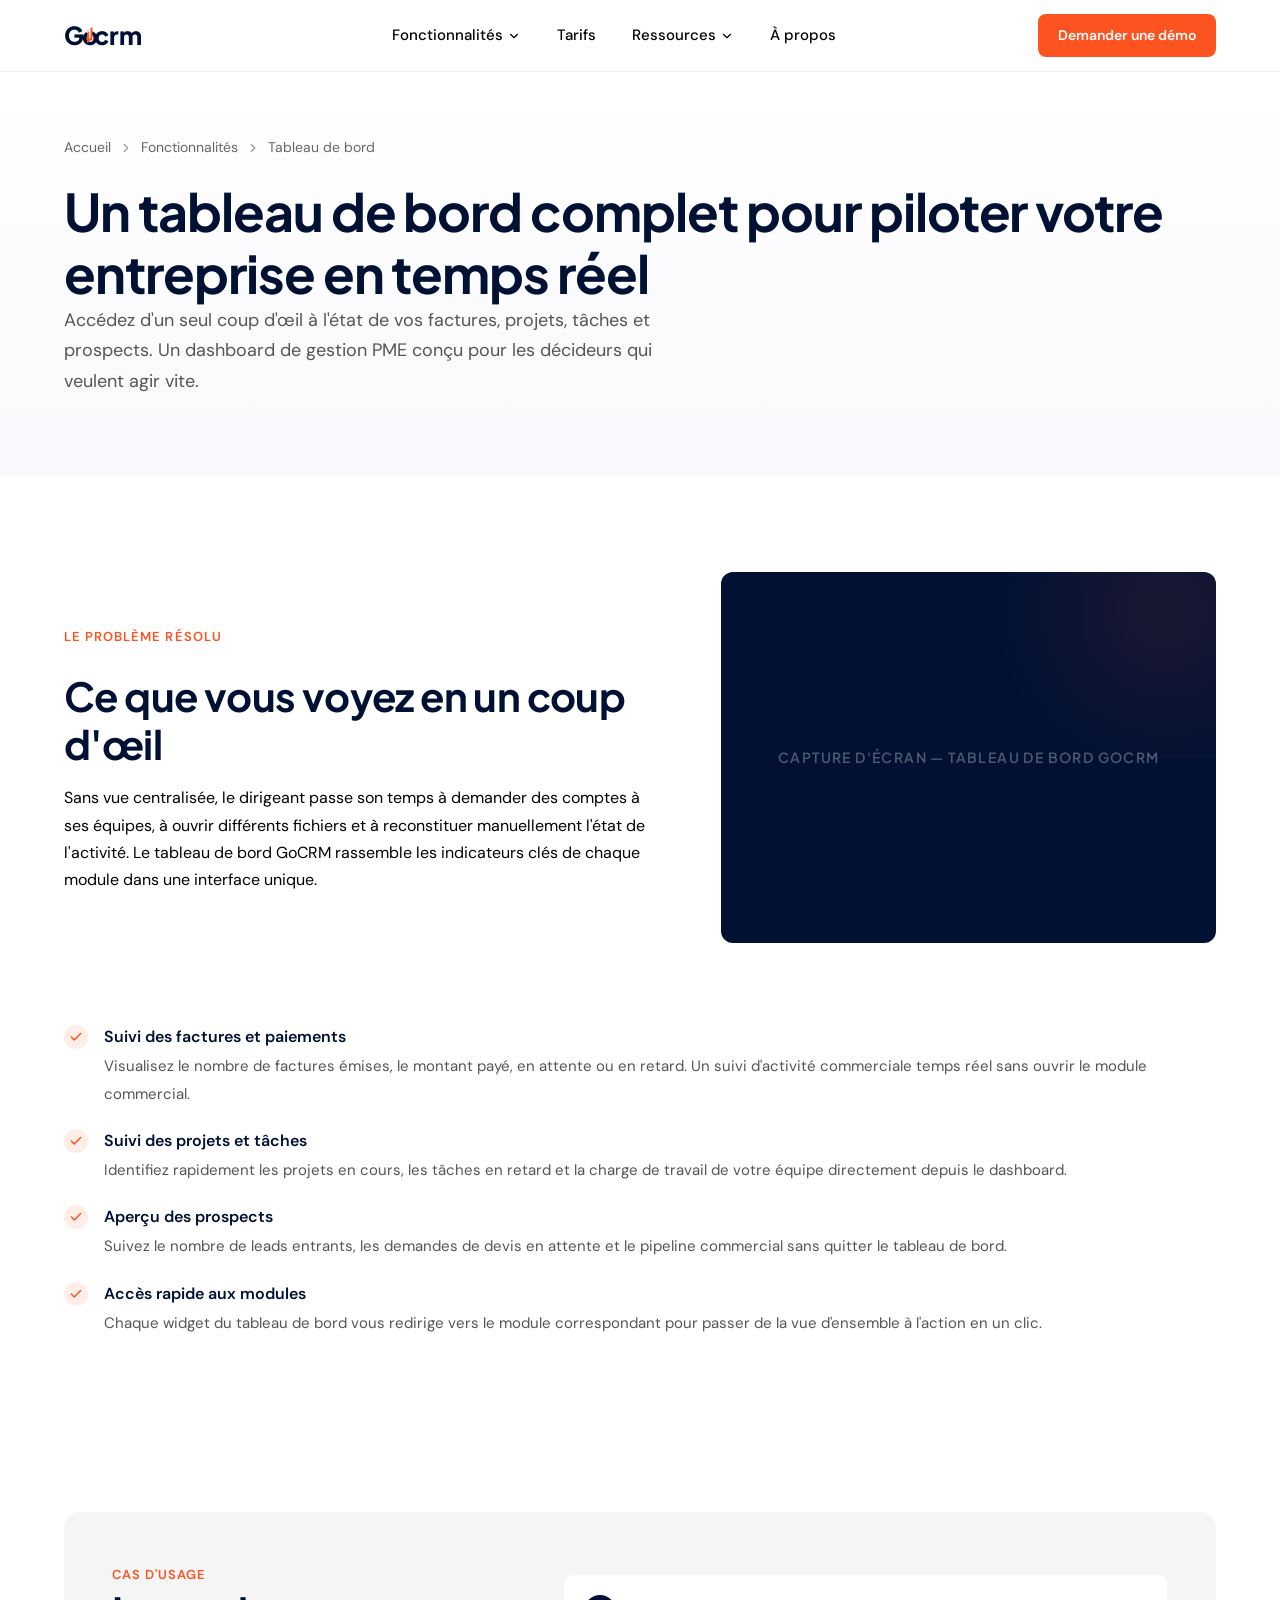
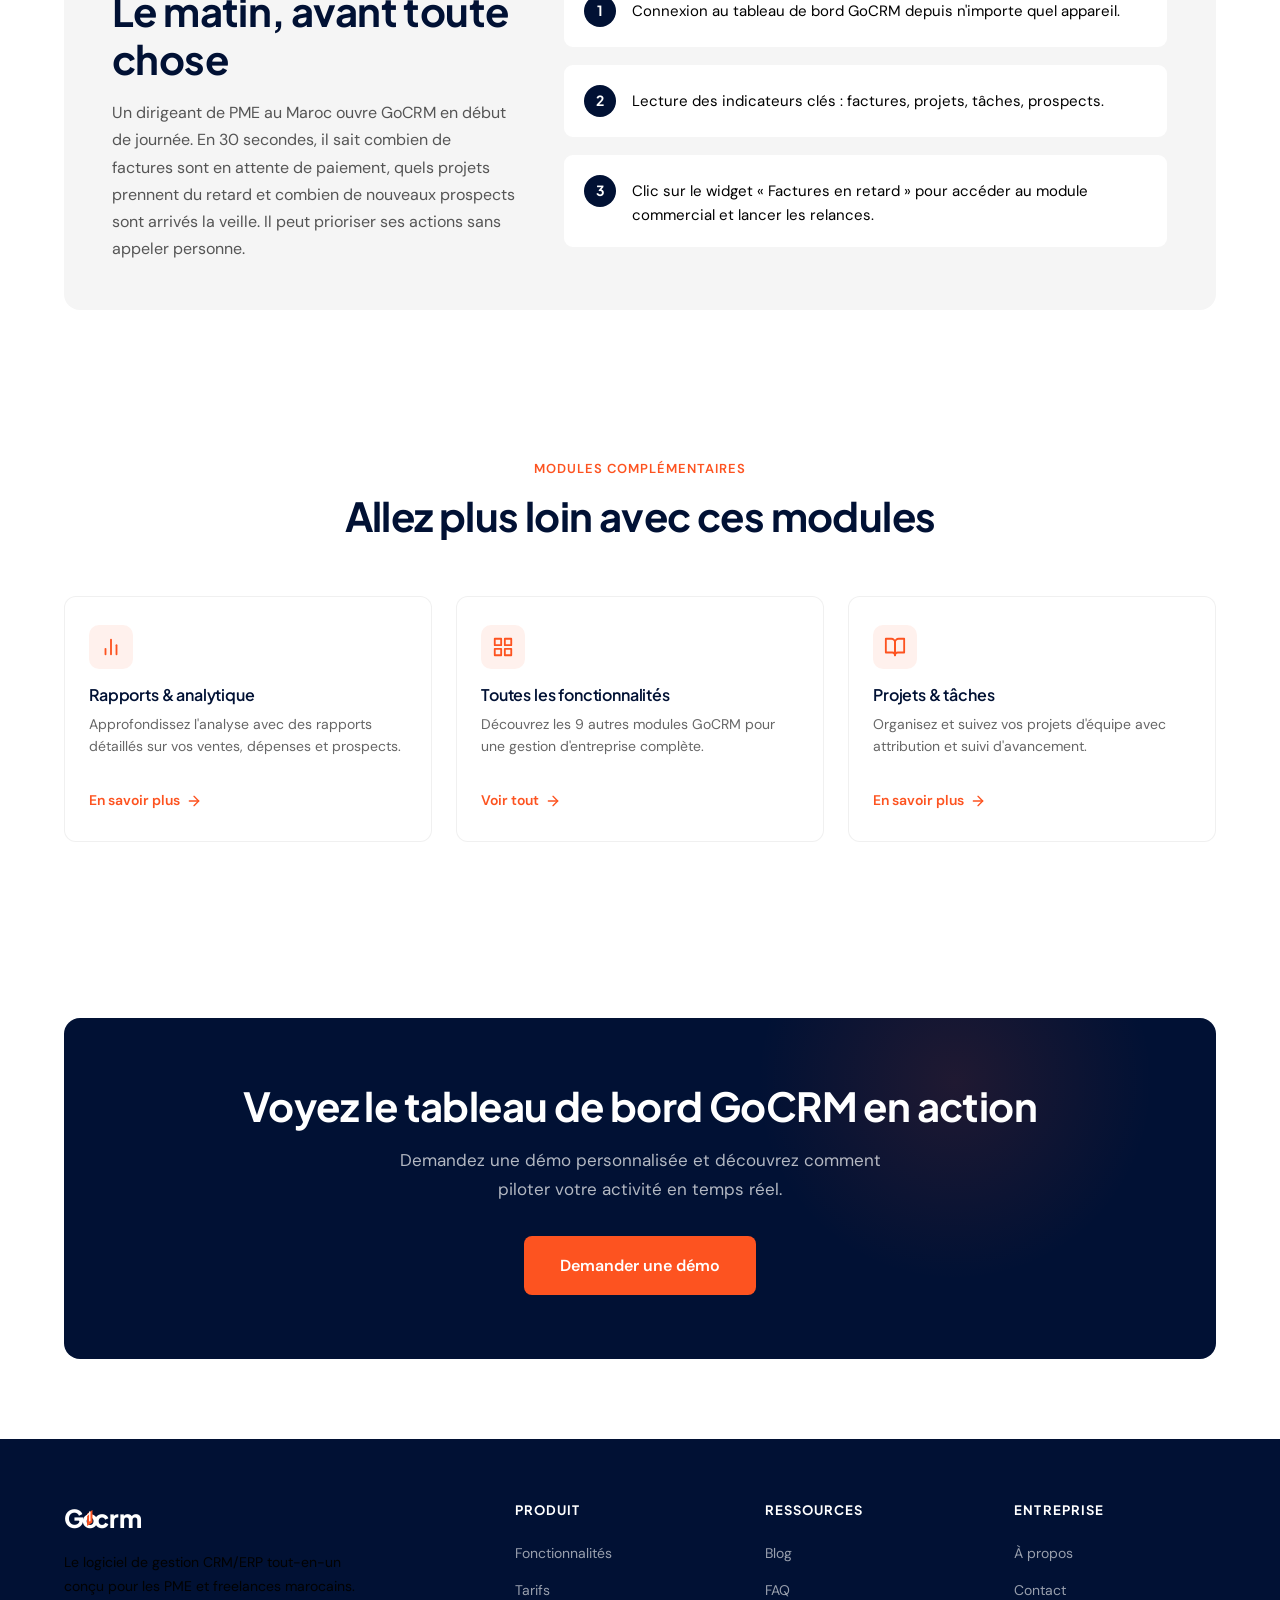
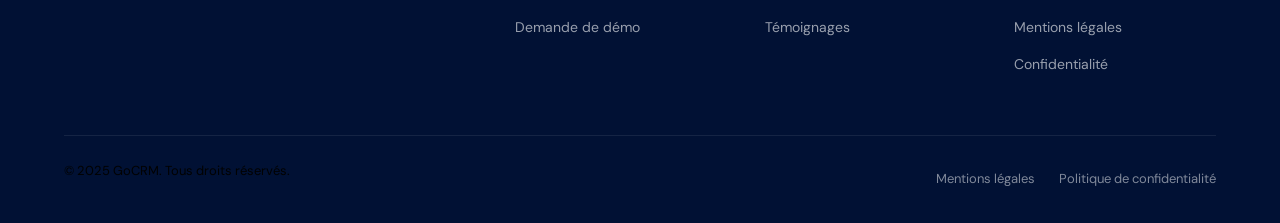
<file: fonctionnalites/tableau-de-bord.html>
<!DOCTYPE html>
<html lang="fr">
<head>
  <meta charset="UTF-8">
  <meta name="viewport" content="width=device-width, initial-scale=1.0">
  <title>Tableau de bord GoCRM : pilotez votre activité en temps réel</title>
  <meta name="description" content="Visualisez factures, projets, tâches et prospects en un coup d'œil avec le tableau de bord GoCRM. Une vue claire pour décider vite.">
  <link rel="canonical" href="/fonctionnalites/tableau-de-bord">
  <link rel="preconnect" href="https://fonts.googleapis.com">
  <link rel="preconnect" href="https://fonts.gstatic.com" crossorigin>
  <link href="https://fonts.googleapis.com/css2?family=DM+Sans:ital,opsz,wght@0,9..40,300;0,9..40,400;0,9..40,500;0,9..40,600;0,9..40,700;1,9..40,400&family=Plus+Jakarta+Sans:wght@500;600;700;800&display=swap" rel="stylesheet">
  <link rel="stylesheet" href="../style.css">
</head>
<body>
  <header class="header">
    <div class="container header__inner">
      <a href="../index.html" class="header__logo" aria-label="GoCRM Accueil"><svg xmlns="http://www.w3.org/2000/svg" viewBox="0 0 160 36" fill="none" height="32"><text x="0" y="28" font-family="Plus Jakarta Sans, sans-serif" font-weight="800" font-size="28" fill="#011134">G</text><text x="20" y="28" font-family="Plus Jakarta Sans, sans-serif" font-weight="800" font-size="28" fill="#011134">o</text><path d="M26 12 L32 8 L32 22 L26 26 Z" fill="#FD5320"/><path d="M29 10 L29 20" stroke="#fff" stroke-width="1.5" stroke-linecap="round"/><path d="M26 14 L29 11" stroke="#fff" stroke-width="1.2" stroke-linecap="round"/><text x="34" y="28" font-family="Plus Jakarta Sans, sans-serif" font-weight="800" font-size="28" fill="#011134">crm</text></svg></a>
      <nav class="header__nav" aria-label="Navigation principale">
        <div class="header__nav-item"><a href="index.html" class="header__nav-link">Fonctionnalités<svg xmlns="http://www.w3.org/2000/svg" viewBox="0 0 24 24" fill="none" stroke="currentColor" stroke-width="2" stroke-linecap="round" stroke-linejoin="round"><path d="M6 9l6 6 6-6"/></svg></a>
          <div class="mega-menu"><div class="mega-menu__grid">
            <a href="tableau-de-bord.html" class="mega-menu__link"><div class="mega-menu__icon"><svg xmlns="http://www.w3.org/2000/svg" viewBox="0 0 24 24" fill="none" stroke="currentColor" stroke-width="2" stroke-linecap="round" stroke-linejoin="round"><rect x="3" y="3" width="7" height="7"/><rect x="14" y="3" width="7" height="7"/><rect x="3" y="14" width="7" height="7"/><rect x="14" y="14" width="7" height="7"/></svg></div><div class="mega-menu__text"><strong>Tableau de bord</strong><span>Pilotez en temps réel</span></div></a>
            <a href="gestion-commerciale.html" class="mega-menu__link"><div class="mega-menu__icon"><svg xmlns="http://www.w3.org/2000/svg" viewBox="0 0 24 24" fill="none" stroke="currentColor" stroke-width="2" stroke-linecap="round" stroke-linejoin="round"><path d="M14 2H6a2 2 0 0 0-2 2v16a2 2 0 0 0 2 2h12a2 2 0 0 0 2-2V8z"/><polyline points="14 2 14 8 20 8"/></svg></div><div class="mega-menu__text"><strong>Gestion commerciale</strong><span>Devis, factures, BC</span></div></a>
            <a href="clients-abonnements.html" class="mega-menu__link"><div class="mega-menu__icon"><svg xmlns="http://www.w3.org/2000/svg" viewBox="0 0 24 24" fill="none" stroke="currentColor" stroke-width="2" stroke-linecap="round" stroke-linejoin="round"><path d="M17 21v-2a4 4 0 0 0-4-4H5a4 4 0 0 0-4 4v2"/><circle cx="9" cy="7" r="4"/></svg></div><div class="mega-menu__text"><strong>Clients & abonnements</strong><span>Contrats, récurrent</span></div></a>
            <a href="projets-taches.html" class="mega-menu__link"><div class="mega-menu__icon"><svg xmlns="http://www.w3.org/2000/svg" viewBox="0 0 24 24" fill="none" stroke="currentColor" stroke-width="2" stroke-linecap="round" stroke-linejoin="round"><path d="M2 3h6a4 4 0 0 1 4 4v14a3 3 0 0 0-3-3H2z"/><path d="M22 3h-6a4 4 0 0 0-4 4v14a3 3 0 0 1 3-3h7z"/></svg></div><div class="mega-menu__text"><strong>Projets & tâches</strong><span>Suivi et attribution</span></div></a>
            <a href="gestion-affiliation.html" class="mega-menu__link"><div class="mega-menu__icon"><svg xmlns="http://www.w3.org/2000/svg" viewBox="0 0 24 24" fill="none" stroke="currentColor" stroke-width="2" stroke-linecap="round" stroke-linejoin="round"><circle cx="12" cy="12" r="10"/><line x1="2" y1="12" x2="22" y2="12"/><path d="M12 2a15.3 15.3 0 0 1 4 10 15.3 15.3 0 0 1-4 10 15.3 15.3 0 0 1-4-10 15.3 15.3 0 0 1 4-10z"/></svg></div><div class="mega-menu__text"><strong>Gestion affiliation</strong><span>Commissions, paiements</span></div></a>
            <a href="ventes-omnicanal.html" class="mega-menu__link"><div class="mega-menu__icon"><svg xmlns="http://www.w3.org/2000/svg" viewBox="0 0 24 24" fill="none" stroke="currentColor" stroke-width="2" stroke-linecap="round" stroke-linejoin="round"><rect x="1" y="4" width="22" height="16" rx="2" ry="2"/><line x1="1" y1="10" x2="23" y2="10"/></svg></div><div class="mega-menu__text"><strong>Ventes omnicanal</strong><span>POS, portail client</span></div></a>
            <a href="gestion-inventaire.html" class="mega-menu__link"><div class="mega-menu__icon"><svg xmlns="http://www.w3.org/2000/svg" viewBox="0 0 24 24" fill="none" stroke="currentColor" stroke-width="2" stroke-linecap="round" stroke-linejoin="round"><path d="M21 16V8a2 2 0 0 0-1-1.73l-7-4a2 2 0 0 0-2 0l-7 4A2 2 0 0 0 3 8v8a2 2 0 0 0 1 1.73l7 4a2 2 0 0 0 2 0l7-4A2 2 0 0 0 21 16z"/></svg></div><div class="mega-menu__text"><strong>Gestion d'inventaire</strong><span>Stock, dépôts</span></div></a>
            <a href="rapports-analytique.html" class="mega-menu__link"><div class="mega-menu__icon"><svg xmlns="http://www.w3.org/2000/svg" viewBox="0 0 24 24" fill="none" stroke="currentColor" stroke-width="2" stroke-linecap="round" stroke-linejoin="round"><line x1="18" y1="20" x2="18" y2="10"/><line x1="12" y1="20" x2="12" y2="4"/><line x1="6" y1="20" x2="6" y2="14"/></svg></div><div class="mega-menu__text"><strong>Rapports & analytique</strong><span>Ventes, dépenses</span></div></a>
            <a href="support-prospects.html" class="mega-menu__link" style="grid-column:1/-1"><div class="mega-menu__icon"><svg xmlns="http://www.w3.org/2000/svg" viewBox="0 0 24 24" fill="none" stroke="currentColor" stroke-width="2" stroke-linecap="round" stroke-linejoin="round"><path d="M21 15a2 2 0 0 1-2 2H7l-4 4V5a2 2 0 0 1 2-2h14a2 2 0 0 1 2 2z"/></svg></div><div class="mega-menu__text"><strong>Support & prospects</strong><span>Leads, tickets, devis</span></div></a>
          </div></div>
        </div>
        <a href="../tarifs.html" class="header__nav-link">Tarifs</a>
        <div class="header__nav-item"><a href="../blog/index.html" class="header__nav-link">Ressources<svg xmlns="http://www.w3.org/2000/svg" viewBox="0 0 24 24" fill="none" stroke="currentColor" stroke-width="2" stroke-linecap="round" stroke-linejoin="round"><path d="M6 9l6 6 6-6"/></svg></a><div class="dropdown-menu"><a href="../blog/index.html" class="dropdown-menu__link">Blog</a><a href="../faq.html" class="dropdown-menu__link">FAQ</a><a href="../temoignages.html" class="dropdown-menu__link">Témoignages</a></div></div>
        <a href="../a-propos.html" class="header__nav-link">À propos</a>
      </nav>
      <a href="../demande-demo.html" class="btn btn--primary btn--sm header__cta">Demander une démo</a>
      <button class="mobile-toggle" aria-label="Menu"><svg xmlns="http://www.w3.org/2000/svg" width="24" height="24" viewBox="0 0 24 24" fill="none" stroke="currentColor" stroke-width="2" stroke-linecap="round" stroke-linejoin="round"><line x1="3" y1="6" x2="21" y2="6"/><line x1="3" y1="12" x2="21" y2="12"/><line x1="3" y1="18" x2="21" y2="18"/></svg></button>
    </div>
    <div class="mobile-menu">
      <a href="index.html" class="mobile-menu__link" data-submenu="mob-func">Fonctionnalités<svg xmlns="http://www.w3.org/2000/svg" viewBox="0 0 24 24" fill="none" stroke="currentColor" stroke-width="2" stroke-linecap="round" stroke-linejoin="round"><path d="M6 9l6 6 6-6"/></svg></a>
      <div class="mobile-submenu" id="mob-func"><a href="tableau-de-bord.html" class="mobile-submenu__link">Tableau de bord</a><a href="gestion-commerciale.html" class="mobile-submenu__link">Gestion commerciale</a><a href="clients-abonnements.html" class="mobile-submenu__link">Clients & abonnements</a><a href="projets-taches.html" class="mobile-submenu__link">Projets & tâches</a><a href="gestion-affiliation.html" class="mobile-submenu__link">Gestion affiliation</a><a href="ventes-omnicanal.html" class="mobile-submenu__link">Ventes omnicanal</a><a href="gestion-inventaire.html" class="mobile-submenu__link">Gestion d'inventaire</a><a href="rapports-analytique.html" class="mobile-submenu__link">Rapports & analytique</a><a href="support-prospects.html" class="mobile-submenu__link">Support & prospects</a></div>
      <a href="../tarifs.html" class="mobile-menu__link">Tarifs</a><a href="../blog/index.html" class="mobile-menu__link">Blog</a><a href="../faq.html" class="mobile-menu__link">FAQ</a><a href="../temoignages.html" class="mobile-menu__link">Témoignages</a><a href="../a-propos.html" class="mobile-menu__link">À propos</a><a href="../contact.html" class="mobile-menu__link">Contact</a>
      <div class="mobile-menu__cta"><a href="../demande-demo.html" class="btn btn--primary btn--lg" style="width:100%">Demander une démo</a></div>
    </div>
  </header>

  <main>
    <section class="hero--page">
      <div class="container">
        <div class="hero__breadcrumb">
          <a href="../index.html">Accueil</a>
          <svg xmlns="http://www.w3.org/2000/svg" viewBox="0 0 24 24" fill="none" stroke="currentColor" stroke-width="2" stroke-linecap="round" stroke-linejoin="round"><polyline points="9 18 15 12 9 6"/></svg>
          <a href="index.html">Fonctionnalités</a>
          <svg xmlns="http://www.w3.org/2000/svg" viewBox="0 0 24 24" fill="none" stroke="currentColor" stroke-width="2" stroke-linecap="round" stroke-linejoin="round"><polyline points="9 18 15 12 9 6"/></svg>
          <span>Tableau de bord</span>
        </div>
        <h1>Un tableau de bord complet pour piloter votre entreprise en temps réel</h1>
        <p class="hero__desc">Accédez d'un seul coup d'œil à l'état de vos factures, projets, tâches et prospects. Un dashboard de gestion PME conçu pour les décideurs qui veulent agir vite.</p>
      </div>
    </section>

    <section class="section">
      <div class="container">
        <div class="feature-detail__intro">
          <div>
            <span class="section__label">Le problème résolu</span>
            <h2 style="margin-top:12px;margin-bottom:16px;">Ce que vous voyez en un coup d'œil</h2>
            <p>Sans vue centralisée, le dirigeant passe son temps à demander des comptes à ses équipes, à ouvrir différents fichiers et à reconstituer manuellement l'état de l'activité. Le tableau de bord GoCRM rassemble les indicateurs clés de chaque module dans une interface unique.</p>
          </div>
          <div class="feature-detail__visual">
            <div class="feature-detail__visual-content">Capture d'écran — Tableau de bord GoCRM</div>
          </div>
        </div>

        <div class="feature-list">
          <div class="feature-list__item">
            <div class="feature-list__check"><svg xmlns="http://www.w3.org/2000/svg" viewBox="0 0 24 24" fill="none" stroke="currentColor" stroke-width="2.5" stroke-linecap="round" stroke-linejoin="round"><polyline points="20 6 9 17 4 12"/></svg></div>
            <div class="feature-list__text">
              <strong>Suivi des factures et paiements</strong>
              <span>Visualisez le nombre de factures émises, le montant payé, en attente ou en retard. Un suivi d'activité commerciale temps réel sans ouvrir le module commercial.</span>
            </div>
          </div>
          <div class="feature-list__item">
            <div class="feature-list__check"><svg xmlns="http://www.w3.org/2000/svg" viewBox="0 0 24 24" fill="none" stroke="currentColor" stroke-width="2.5" stroke-linecap="round" stroke-linejoin="round"><polyline points="20 6 9 17 4 12"/></svg></div>
            <div class="feature-list__text">
              <strong>Suivi des projets et tâches</strong>
              <span>Identifiez rapidement les projets en cours, les tâches en retard et la charge de travail de votre équipe directement depuis le dashboard.</span>
            </div>
          </div>
          <div class="feature-list__item">
            <div class="feature-list__check"><svg xmlns="http://www.w3.org/2000/svg" viewBox="0 0 24 24" fill="none" stroke="currentColor" stroke-width="2.5" stroke-linecap="round" stroke-linejoin="round"><polyline points="20 6 9 17 4 12"/></svg></div>
            <div class="feature-list__text">
              <strong>Aperçu des prospects</strong>
              <span>Suivez le nombre de leads entrants, les demandes de devis en attente et le pipeline commercial sans quitter le tableau de bord.</span>
            </div>
          </div>
          <div class="feature-list__item">
            <div class="feature-list__check"><svg xmlns="http://www.w3.org/2000/svg" viewBox="0 0 24 24" fill="none" stroke="currentColor" stroke-width="2.5" stroke-linecap="round" stroke-linejoin="round"><polyline points="20 6 9 17 4 12"/></svg></div>
            <div class="feature-list__text">
              <strong>Accès rapide aux modules</strong>
              <span>Chaque widget du tableau de bord vous redirige vers le module correspondant pour passer de la vue d'ensemble à l'action en un clic.</span>
            </div>
          </div>
        </div>
      </div>
    </section>

    <section class="use-case">
      <div class="container">
        <div class="use-case__inner">
          <div>
            <span class="use-case__label">Cas d'usage</span>
            <h2 class="use-case__title">Le matin, avant toute chose</h2>
            <p class="use-case__text">Un dirigeant de PME au Maroc ouvre GoCRM en début de journée. En 30 secondes, il sait combien de factures sont en attente de paiement, quels projets prennent du retard et combien de nouveaux prospects sont arrivés la veille. Il peut prioriser ses actions sans appeler personne.</p>
          </div>
          <div class="use-case__steps">
            <div class="use-case__step">
              <div class="use-case__step-num">1</div>
              <div class="use-case__step-text">Connexion au tableau de bord GoCRM depuis n'importe quel appareil.</div>
            </div>
            <div class="use-case__step">
              <div class="use-case__step-num">2</div>
              <div class="use-case__step-text">Lecture des indicateurs clés : factures, projets, tâches, prospects.</div>
            </div>
            <div class="use-case__step">
              <div class="use-case__step-num">3</div>
              <div class="use-case__step-text">Clic sur le widget « Factures en retard » pour accéder au module commercial et lancer les relances.</div>
            </div>
          </div>
        </div>
      </div>
    </section>

    <section class="related-modules">
      <div class="container">
        <div class="section__header section__header--center">
          <span class="section__label">Modules complémentaires</span>
          <h2 class="section__title">Allez plus loin avec ces modules</h2>
        </div>
        <div class="related-modules__grid">
          <a href="rapports-analytique.html" class="module-card">
            <div class="module-card__icon"><svg xmlns="http://www.w3.org/2000/svg" viewBox="0 0 24 24" fill="none" stroke="currentColor" stroke-width="2" stroke-linecap="round" stroke-linejoin="round"><line x1="18" y1="20" x2="18" y2="10"/><line x1="12" y1="20" x2="12" y2="4"/><line x1="6" y1="20" x2="6" y2="14"/></svg></div>
            <h3 class="module-card__title">Rapports & analytique</h3>
            <p class="module-card__text">Approfondissez l'analyse avec des rapports détaillés sur vos ventes, dépenses et prospects.</p>
            <span class="module-card__link">En savoir plus <svg xmlns="http://www.w3.org/2000/svg" viewBox="0 0 24 24" fill="none" stroke="currentColor" stroke-width="2" stroke-linecap="round" stroke-linejoin="round"><line x1="5" y1="12" x2="19" y2="12"/><polyline points="12 5 19 12 12 19"/></svg></span>
          </a>
          <a href="index.html" class="module-card">
            <div class="module-card__icon"><svg xmlns="http://www.w3.org/2000/svg" viewBox="0 0 24 24" fill="none" stroke="currentColor" stroke-width="2" stroke-linecap="round" stroke-linejoin="round"><rect x="3" y="3" width="7" height="7"/><rect x="14" y="3" width="7" height="7"/><rect x="3" y="14" width="7" height="7"/><rect x="14" y="14" width="7" height="7"/></svg></div>
            <h3 class="module-card__title">Toutes les fonctionnalités</h3>
            <p class="module-card__text">Découvrez les 9 autres modules GoCRM pour une gestion d'entreprise complète.</p>
            <span class="module-card__link">Voir tout <svg xmlns="http://www.w3.org/2000/svg" viewBox="0 0 24 24" fill="none" stroke="currentColor" stroke-width="2" stroke-linecap="round" stroke-linejoin="round"><line x1="5" y1="12" x2="19" y2="12"/><polyline points="12 5 19 12 12 19"/></svg></span>
          </a>
          <a href="projets-taches.html" class="module-card">
            <div class="module-card__icon"><svg xmlns="http://www.w3.org/2000/svg" viewBox="0 0 24 24" fill="none" stroke="currentColor" stroke-width="2" stroke-linecap="round" stroke-linejoin="round"><path d="M2 3h6a4 4 0 0 1 4 4v14a3 3 0 0 0-3-3H2z"/><path d="M22 3h-6a4 4 0 0 0-4 4v14a3 3 0 0 1 3-3h7z"/></svg></div>
            <h3 class="module-card__title">Projets & tâches</h3>
            <p class="module-card__text">Organisez et suivez vos projets d'équipe avec attribution et suivi d'avancement.</p>
            <span class="module-card__link">En savoir plus <svg xmlns="http://www.w3.org/2000/svg" viewBox="0 0 24 24" fill="none" stroke="currentColor" stroke-width="2" stroke-linecap="round" stroke-linejoin="round"><line x1="5" y1="12" x2="19" y2="12"/><polyline points="12 5 19 12 12 19"/></svg></span>
          </a>
        </div>
      </div>
    </section>

    <section class="cta-banner section">
      <div class="container">
        <div class="cta-banner__inner">
          <h2 class="cta-banner__title">Voyez le tableau de bord GoCRM en action</h2>
          <p class="cta-banner__desc">Demandez une démo personnalisée et découvrez comment piloter votre activité en temps réel.</p>
          <div class="cta-banner__actions"><a href="../demande-demo.html" class="btn btn--primary btn--lg">Demander une démo</a></div>
        </div>
      </div>
    </section>
  </main>

  <footer class="footer">
    <div class="container">
      <div class="footer__grid">
        <div><a href="../index.html" class="header__logo" aria-label="GoCRM Accueil"><svg xmlns="http://www.w3.org/2000/svg" viewBox="0 0 160 36" fill="none" height="28"><text x="0" y="28" font-family="Plus Jakarta Sans, sans-serif" font-weight="800" font-size="28" fill="#fff">G</text><text x="20" y="28" font-family="Plus Jakarta Sans, sans-serif" font-weight="800" font-size="28" fill="#fff">o</text><path d="M26 12 L32 8 L32 22 L26 26 Z" fill="#FD5320"/><path d="M29 10 L29 20" stroke="#fff" stroke-width="1.5" stroke-linecap="round"/><path d="M26 14 L29 11" stroke="#fff" stroke-width="1.2" stroke-linecap="round"/><text x="34" y="28" font-family="Plus Jakarta Sans, sans-serif" font-weight="800" font-size="28" fill="#fff">crm</text></svg></a><p class="footer__brand-desc">Le logiciel de gestion CRM/ERP tout-en-un conçu pour les PME et freelances marocains.</p></div>
        <div><h4 class="footer__heading">Produit</h4><ul class="footer__links"><li><a href="index.html">Fonctionnalités</a></li><li><a href="../tarifs.html">Tarifs</a></li><li><a href="../demande-demo.html">Demande de démo</a></li></ul></div>
        <div><h4 class="footer__heading">Ressources</h4><ul class="footer__links"><li><a href="../blog/index.html">Blog</a></li><li><a href="../faq.html">FAQ</a></li><li><a href="../temoignages.html">Témoignages</a></li></ul></div>
        <div><h4 class="footer__heading">Entreprise</h4><ul class="footer__links"><li><a href="../a-propos.html">À propos</a></li><li><a href="../contact.html">Contact</a></li><li><a href="../mentions-legales.html">Mentions légales</a></li><li><a href="../politique-de-confidentialite.html">Confidentialité</a></li></ul></div>
      </div>
      <div class="footer__bottom"><p>&copy; 2025 GoCRM. Tous droits réservés.</p><div class="footer__legal"><a href="../mentions-legales.html">Mentions légales</a><a href="../politique-de-confidentialite.html">Politique de confidentialité</a></div></div>
    </div>
  </footer>
  <script src="../script.js"></script>
</body>
</html>
</file>
<file: style.css>
/* =============================================
   GoCRM — Design System & Styles
   Palette : #FD5320 (orange) · #011134 (bleu marine) · #020202 (noir) · #F5F5F5 (gris clair)
   Typographie : Plus Jakarta Sans (titres) · DM Sans (corps)
   ============================================= */

/* --- Reset & Base --- */
*, *::before, *::after {
  margin: 0;
  padding: 0;
  box-sizing: border-box;
}

html {
  scroll-behavior: smooth;
  -webkit-text-size-adjust: 100%;
}

body {
  font-family: 'DM Sans', sans-serif;
  font-size: 16px;
  line-height: 1.7;
  color: #020202;
  background-color: #ffffff;
  -webkit-font-smoothing: antialiased;
  -moz-osx-font-smoothing: grayscale;
}

img {
  max-width: 100%;
  height: auto;
  display: block;
}

a {
  color: inherit;
  text-decoration: none;
  transition: color 0.2s ease;
}

ul, ol {
  list-style: none;
}

button, input, textarea, select {
  font-family: inherit;
  font-size: inherit;
  border: none;
  outline: none;
  background: none;
}

button {
  cursor: pointer;
}

/* --- Typography --- */
h1, h2, h3, h4, h5, h6 {
  font-family: 'Plus Jakarta Sans', sans-serif;
  font-weight: 700;
  line-height: 1.2;
  color: #011134;
}

h1 { font-size: clamp(2rem, 4.5vw, 3.25rem); letter-spacing: -0.02em; }
h2 { font-size: clamp(1.625rem, 3.5vw, 2.5rem); letter-spacing: -0.015em; }
h3 { font-size: clamp(1.25rem, 2.5vw, 1.625rem); letter-spacing: -0.01em; }
h4 { font-size: 1.125rem; }

p {
  margin-bottom: 1rem;
  color: #020202;
}

p:last-child {
  margin-bottom: 0;
}

/* --- Layout --- */
.container {
  max-width: 1200px;
  margin: 0 auto;
  padding: 0 24px;
}

.section {
  padding: 96px 0;
}

.section--alt {
  background-color: #F5F5F5;
}

.section--dark {
  background-color: #011134;
  color: #ffffff;
}

.section--dark h2,
.section--dark h3,
.section--dark h4 {
  color: #ffffff;
}

.section--dark p {
  color: rgba(255,255,255,0.8);
}

.section__header {
  max-width: 680px;
  margin-bottom: 56px;
}

.section__header--center {
  margin-left: auto;
  margin-right: auto;
  text-align: center;
}

.section__label {
  display: inline-block;
  font-family: 'DM Sans', sans-serif;
  font-size: 0.8125rem;
  font-weight: 600;
  text-transform: uppercase;
  letter-spacing: 0.08em;
  color: #FD5320;
  margin-bottom: 12px;
}

.section__title {
  margin-bottom: 16px;
}

.section__desc {
  font-size: 1.0625rem;
  color: #555;
  line-height: 1.7;
}

.section--dark .section__desc {
  color: rgba(255,255,255,0.7);
}

/* --- Buttons --- */
.btn {
  display: inline-flex;
  align-items: center;
  justify-content: center;
  gap: 8px;
  padding: 14px 28px;
  font-family: 'DM Sans', sans-serif;
  font-size: 0.9375rem;
  font-weight: 600;
  border-radius: 8px;
  transition: all 0.25s ease;
  white-space: nowrap;
}

.btn--primary {
  background-color: #FD5320;
  color: #ffffff;
}

.btn--primary:hover {
  background-color: #e04a1a;
  transform: translateY(-1px);
  box-shadow: 0 4px 16px rgba(253, 83, 32, 0.3);
}

.btn--secondary {
  background-color: #011134;
  color: #ffffff;
}

.btn--secondary:hover {
  background-color: #021a4a;
  transform: translateY(-1px);
  box-shadow: 0 4px 16px rgba(1, 17, 52, 0.3);
}

.btn--outline {
  background-color: transparent;
  color: #011134;
  border: 1.5px solid #d1d5db;
}

.btn--outline:hover {
  border-color: #011134;
  background-color: #011134;
  color: #ffffff;
}

.btn--outline-white {
  background-color: transparent;
  color: #ffffff;
  border: 1.5px solid rgba(255,255,255,0.3);
}

.btn--outline-white:hover {
  border-color: #ffffff;
  background-color: #ffffff;
  color: #011134;
}

.btn--sm {
  padding: 10px 20px;
  font-size: 0.875rem;
}

.btn--lg {
  padding: 16px 36px;
  font-size: 1rem;
}

/* --- Header --- */
.header {
  position: sticky;
  top: 0;
  z-index: 1000;
  background-color: rgba(255,255,255,0.97);
  backdrop-filter: blur(12px);
  -webkit-backdrop-filter: blur(12px);
  border-bottom: 1px solid rgba(0,0,0,0.06);
  height: 72px;
}

.header__inner {
  display: flex;
  align-items: center;
  justify-content: space-between;
  height: 100%;
}

.header__logo {
  display: flex;
  align-items: center;
  flex-shrink: 0;
}

.header__logo svg {
  height: 32px;
  width: auto;
}

.header__nav {
  display: flex;
  align-items: center;
  gap: 4px;
}

.header__nav-item {
  position: relative;
}

.header__nav-link {
  display: flex;
  align-items: center;
  gap: 4px;
  padding: 8px 16px;
  font-size: 0.9375rem;
  font-weight: 500;
  color: #020202;
  border-radius: 8px;
  transition: all 0.2s ease;
}

.header__nav-link:hover {
  background-color: #F5F5F5;
  color: #011134;
}

.header__nav-link svg {
  width: 14px;
  height: 14px;
  transition: transform 0.2s ease;
}

.header__nav-item:hover .header__nav-link svg {
  transform: rotate(180deg);
}

.header__cta {
  margin-left: 16px;
}

/* Mega Menu */
.mega-menu {
  position: absolute;
  top: calc(100% + 8px);
  left: 50%;
  transform: translateX(-50%) translateY(8px);
  opacity: 0;
  visibility: hidden;
  background: #ffffff;
  border: 1px solid rgba(0,0,0,0.08);
  border-radius: 12px;
  box-shadow: 0 16px 48px rgba(0,0,0,0.1);
  padding: 24px;
  min-width: 560px;
  transition: all 0.25s ease;
  pointer-events: none;
}

.header__nav-item:hover .mega-menu {
  opacity: 1;
  visibility: visible;
  transform: translateX(-50%) translateY(0);
  pointer-events: auto;
}

.mega-menu__grid {
  display: grid;
  grid-template-columns: 1fr 1fr;
  gap: 4px;
}

.mega-menu__link {
  display: flex;
  align-items: flex-start;
  gap: 12px;
  padding: 12px;
  border-radius: 8px;
  transition: background-color 0.2s ease;
}

.mega-menu__link:hover {
  background-color: #F5F5F5;
}

.mega-menu__icon {
  width: 40px;
  height: 40px;
  border-radius: 8px;
  background-color: rgba(253, 83, 32, 0.08);
  display: flex;
  align-items: center;
  justify-content: center;
  flex-shrink: 0;
  color: #FD5320;
}

.mega-menu__icon svg {
  width: 20px;
  height: 20px;
}

.mega-menu__text strong {
  display: block;
  font-size: 0.875rem;
  font-weight: 600;
  color: #011134;
  margin-bottom: 2px;
}

.mega-menu__text span {
  font-size: 0.8125rem;
  color: #666;
  line-height: 1.4;
}

.mega-menu__footer {
  margin-top: 16px;
  padding-top: 16px;
  border-top: 1px solid rgba(0,0,0,0.06);
  text-align: center;
}

/* Dropdown simple */
.dropdown-menu {
  position: absolute;
  top: calc(100% + 8px);
  left: 50%;
  transform: translateX(-50%) translateY(8px);
  opacity: 0;
  visibility: hidden;
  background: #ffffff;
  border: 1px solid rgba(0,0,0,0.08);
  border-radius: 10px;
  box-shadow: 0 12px 32px rgba(0,0,0,0.1);
  padding: 8px;
  min-width: 200px;
  transition: all 0.25s ease;
  pointer-events: none;
}

.header__nav-item:hover .dropdown-menu {
  opacity: 1;
  visibility: visible;
  transform: translateX(-50%) translateY(0);
  pointer-events: auto;
}

.dropdown-menu__link {
  display: block;
  padding: 10px 16px;
  font-size: 0.875rem;
  font-weight: 500;
  color: #020202;
  border-radius: 6px;
  transition: background-color 0.2s ease;
}

.dropdown-menu__link:hover {
  background-color: #F5F5F5;
  color: #011134;
}

/* Mobile Menu */
.mobile-toggle {
  display: none;
  width: 40px;
  height: 40px;
  align-items: center;
  justify-content: center;
  border-radius: 8px;
  color: #011134;
}

.mobile-toggle svg {
  width: 24px;
  height: 24px;
}

.mobile-menu {
  display: none;
  position: fixed;
  top: 72px;
  left: 0;
  right: 0;
  bottom: 0;
  background: #ffffff;
  z-index: 999;
  overflow-y: auto;
  padding: 24px;
}

.mobile-menu.active {
  display: block;
}

.mobile-menu__link {
  display: flex;
  align-items: center;
  justify-content: space-between;
  padding: 14px 0;
  font-size: 1rem;
  font-weight: 600;
  color: #011134;
  border-bottom: 1px solid rgba(0,0,0,0.06);
}

.mobile-menu__link svg {
  width: 18px;
  height: 18px;
  transition: transform 0.2s ease;
}

.mobile-menu__link.active svg {
  transform: rotate(180deg);
}

.mobile-submenu {
  display: none;
  padding: 8px 0 16px 0;
}

.mobile-submenu.active {
  display: block;
}

.mobile-submenu__link {
  display: block;
  padding: 10px 16px;
  font-size: 0.9375rem;
  font-weight: 500;
  color: #020202;
  border-radius: 8px;
  transition: background-color 0.2s ease;
}

.mobile-submenu__link:hover {
  background-color: #F5F5F5;
}

.mobile-menu__cta {
  margin-top: 24px;
}

/* --- Hero --- */
.hero {
  padding: 80px 0 96px;
  background: linear-gradient(180deg, #ffffff 0%, #f8f9fc 100%);
}

.hero__inner {
  display: grid;
  grid-template-columns: 1fr 1fr;
  gap: 64px;
  align-items: center;
}

.hero__content {
  max-width: 560px;
}

.hero__badge {
  display: inline-flex;
  align-items: center;
  gap: 8px;
  padding: 6px 14px;
  background-color: rgba(253, 83, 32, 0.08);
  border-radius: 100px;
  font-size: 0.8125rem;
  font-weight: 600;
  color: #FD5320;
  margin-bottom: 24px;
}

.hero__badge svg {
  width: 14px;
  height: 14px;
}

.hero__title {
  margin-bottom: 20px;
}

.hero__desc {
  font-size: 1.125rem;
  color: #555;
  margin-bottom: 32px;
  line-height: 1.7;
}

.hero__actions {
  display: flex;
  align-items: center;
  gap: 16px;
  flex-wrap: wrap;
}

.hero__visual {
  position: relative;
}

.hero__image-wrapper {
  background: #011134;
  border-radius: 16px;
  padding: 24px;
  box-shadow: 0 24px 64px rgba(1, 17, 52, 0.2);
  position: relative;
  overflow: hidden;
}

.hero__image-wrapper::before {
  content: '';
  position: absolute;
  top: -50%;
  right: -50%;
  width: 100%;
  height: 100%;
  background: radial-gradient(circle, rgba(253,83,32,0.15) 0%, transparent 70%);
  pointer-events: none;
}

.hero__mockup {
  border-radius: 8px;
  width: 100%;
  aspect-ratio: 4/3;
  background: linear-gradient(135deg, #0a1e4a 0%, #011134 100%);
  display: flex;
  flex-direction: column;
  overflow: hidden;
}

.hero__mockup-bar {
  display: flex;
  align-items: center;
  gap: 6px;
  padding: 12px 16px;
  background: rgba(255,255,255,0.05);
  border-bottom: 1px solid rgba(255,255,255,0.06);
}

.hero__mockup-dot {
  width: 8px;
  height: 8px;
  border-radius: 50%;
  background: rgba(255,255,255,0.15);
}

.hero__mockup-dot:nth-child(1) { background: #ff5f57; }
.hero__mockup-dot:nth-child(2) { background: #ffbd2e; }
.hero__mockup-dot:nth-child(3) { background: #28c840; }

.hero__mockup-content {
  flex: 1;
  padding: 16px;
  display: grid;
  grid-template-columns: 1fr 1fr 1fr;
  gap: 12px;
}

.hero__mockup-card {
  background: rgba(255,255,255,0.05);
  border: 1px solid rgba(255,255,255,0.08);
  border-radius: 8px;
  padding: 14px;
}

.hero__mockup-card-label {
  font-size: 0.6875rem;
  color: rgba(255,255,255,0.4);
  margin-bottom: 6px;
  text-transform: uppercase;
  letter-spacing: 0.05em;
}

.hero__mockup-card-value {
  font-family: 'Plus Jakarta Sans', sans-serif;
  font-size: 1.25rem;
  font-weight: 700;
  color: #ffffff;
}

.hero__mockup-card-sub {
  font-size: 0.75rem;
  color: #FD5320;
  margin-top: 4px;
}

.hero__mockup-bar-chart {
  grid-column: 1 / -1;
  display: flex;
  align-items: flex-end;
  gap: 8px;
  padding: 14px;
  background: rgba(255,255,255,0.05);
  border: 1px solid rgba(255,255,255,0.08);
  border-radius: 8px;
  height: 80px;
}

.hero__mockup-bar-item {
  flex: 1;
  border-radius: 4px 4px 0 0;
  background: linear-gradient(180deg, #FD5320 0%, rgba(253,83,32,0.4) 100%);
  min-height: 12px;
}

/* Hero pages internes */
.hero--page {
  padding: 64px 0 80px;
  background: linear-gradient(180deg, #ffffff 0%, #f8f9fc 100%);
}

.hero--page .hero__content {
  max-width: 100%;
}

.hero--page .hero__title {
  max-width: 720px;
}

.hero--page .hero__desc {
  max-width: 600px;
}

.hero__breadcrumb {
  display: flex;
  align-items: center;
  gap: 8px;
  font-size: 0.875rem;
  color: #666;
  margin-bottom: 20px;
}

.hero__breadcrumb a {
  color: #666;
  transition: color 0.2s ease;
}

.hero__breadcrumb a:hover {
  color: #FD5320;
}

.hero__breadcrumb svg {
  width: 14px;
  height: 14px;
  color: #999;
}

/* --- Problem Cards --- */
.problems {
  padding: 96px 0;
}

.problems__grid {
  display: grid;
  grid-template-columns: repeat(3, 1fr);
  gap: 24px;
}

.problem-card {
  padding: 32px;
  border-radius: 12px;
  border: 1px solid rgba(0,0,0,0.06);
  background: #ffffff;
  transition: all 0.3s ease;
}

.problem-card:hover {
  border-color: rgba(253, 83, 32, 0.2);
  box-shadow: 0 8px 24px rgba(0,0,0,0.06);
  transform: translateY(-2px);
}

.problem-card__icon {
  width: 48px;
  height: 48px;
  border-radius: 10px;
  background-color: rgba(253, 83, 32, 0.08);
  display: flex;
  align-items: center;
  justify-content: center;
  color: #FD5320;
  margin-bottom: 20px;
}

.problem-card__icon svg {
  width: 24px;
  height: 24px;
}

.problem-card__title {
  font-size: 1.125rem;
  margin-bottom: 10px;
}

.problem-card__text {
  font-size: 0.9375rem;
  color: #555;
  line-height: 1.6;
}

/* --- Modules Preview --- */
.modules-preview__grid {
  display: grid;
  grid-template-columns: repeat(4, 1fr);
  gap: 20px;
}

.module-card {
  padding: 28px 24px;
  border-radius: 12px;
  border: 1px solid rgba(0,0,0,0.06);
  background: #ffffff;
  transition: all 0.3s ease;
  display: flex;
  flex-direction: column;
}

.module-card:hover {
  border-color: rgba(253, 83, 32, 0.2);
  box-shadow: 0 8px 24px rgba(0,0,0,0.06);
  transform: translateY(-2px);
}

.module-card__icon {
  width: 44px;
  height: 44px;
  border-radius: 10px;
  background-color: rgba(253, 83, 32, 0.08);
  display: flex;
  align-items: center;
  justify-content: center;
  color: #FD5320;
  margin-bottom: 16px;
}

.module-card__icon svg {
  width: 22px;
  height: 22px;
}

.module-card__title {
  font-size: 1rem;
  font-weight: 600;
  margin-bottom: 8px;
  color: #011134;
}

.module-card__text {
  font-size: 0.875rem;
  color: #666;
  line-height: 1.6;
  flex: 1;
}

.module-card__link {
  display: inline-flex;
  align-items: center;
  gap: 6px;
  margin-top: 16px;
  font-size: 0.875rem;
  font-weight: 600;
  color: #FD5320;
  transition: gap 0.2s ease;
}

.module-card__link:hover {
  gap: 10px;
}

.module-card__link svg {
  width: 16px;
  height: 16px;
}

/* --- Social Proof --- */
.social-proof {
  padding: 64px 0;
  border-top: 1px solid rgba(0,0,0,0.04);
  border-bottom: 1px solid rgba(0,0,0,0.04);
}

.social-proof__label {
  text-align: center;
  font-size: 0.8125rem;
  font-weight: 600;
  text-transform: uppercase;
  letter-spacing: 0.08em;
  color: #999;
  margin-bottom: 32px;
}

/* ATTENTION : Logos clients à remplacer par les vrais logos une fois fournis par le client -->
.social-proof__logos {
  display: flex;
  align-items: center;
  justify-content: center;
  gap: 48px;
  flex-wrap: wrap;
}

.social-proof__logo {
  height: 32px;
  opacity: 0.35;
  filter: grayscale(100%);
  transition: opacity 0.3s ease;
}

.social-proof__logo:hover {
  opacity: 0.6;
}

/* --- CTA Banner --- */
.cta-banner {
  padding: 80px 0;
}

.cta-banner__inner {
  background-color: #011134;
  border-radius: 16px;
  padding: 64px;
  text-align: center;
  position: relative;
  overflow: hidden;
}

.cta-banner__inner::before {
  content: '';
  position: absolute;
  top: -40%;
  left: 60%;
  width: 400px;
  height: 400px;
  background: radial-gradient(circle, rgba(253,83,32,0.12) 0%, transparent 70%);
  pointer-events: none;
}

.cta-banner__title {
  color: #ffffff;
  margin-bottom: 16px;
  position: relative;
}

.cta-banner__desc {
  color: rgba(255,255,255,0.7);
  font-size: 1.0625rem;
  max-width: 520px;
  margin: 0 auto 32px;
  position: relative;
}

.cta-banner__actions {
  position: relative;
}

/* --- Footer --- */
.footer {
  background-color: #011134;
  color: rgba(255,255,255,0.7);
  padding: 64px 0 0;
}

.footer__grid {
  display: grid;
  grid-template-columns: 2fr 1fr 1fr 1fr;
  gap: 48px;
  padding-bottom: 48px;
  border-bottom: 1px solid rgba(255,255,255,0.08);
}

.footer__brand-desc {
  font-size: 0.875rem;
  line-height: 1.7;
  margin-top: 16px;
  max-width: 300px;
}

.footer__heading {
  font-family: 'Plus Jakarta Sans', sans-serif;
  font-size: 0.8125rem;
  font-weight: 700;
  text-transform: uppercase;
  letter-spacing: 0.08em;
  color: #ffffff;
  margin-bottom: 20px;
}

.footer__links li {
  margin-bottom: 10px;
}

.footer__links a {
  font-size: 0.875rem;
  color: rgba(255,255,255,0.6);
  transition: color 0.2s ease;
}

.footer__links a:hover {
  color: #ffffff;
}

.footer__bottom {
  display: flex;
  align-items: center;
  justify-content: space-between;
  padding: 24px 0;
  font-size: 0.8125rem;
}

.footer__legal {
  display: flex;
  gap: 24px;
}

.footer__legal a {
  color: rgba(255,255,255,0.5);
  transition: color 0.2s ease;
}

.footer__legal a:hover {
  color: #ffffff;
}

/* Newsletter */
.newsletter {
  margin-top: 20px;
}

.newsletter__form {
  display: flex;
  gap: 8px;
}

.newsletter__input {
  flex: 1;
  padding: 10px 14px;
  background: rgba(255,255,255,0.08);
  border: 1px solid rgba(255,255,255,0.12);
  border-radius: 8px;
  color: #ffffff;
  font-size: 0.875rem;
  transition: border-color 0.2s ease;
}

.newsletter__input::placeholder {
  color: rgba(255,255,255,0.35);
}

.newsletter__input:focus {
  border-color: #FD5320;
}

.newsletter__btn {
  padding: 10px 18px;
  background: #FD5320;
  color: #ffffff;
  font-size: 0.875rem;
  font-weight: 600;
  border-radius: 8px;
  transition: background-color 0.2s ease;
  white-space: nowrap;
}

.newsletter__btn:hover {
  background: #e04a1a;
}

/* --- Forms --- */
.form-group {
  margin-bottom: 20px;
}

.form-label {
  display: block;
  font-size: 0.875rem;
  font-weight: 600;
  color: #011134;
  margin-bottom: 6px;
}

.form-input,
.form-select,
.form-textarea {
  width: 100%;
  padding: 12px 16px;
  border: 1.5px solid #d1d5db;
  border-radius: 8px;
  font-size: 0.9375rem;
  color: #020202;
  background: #ffffff;
  transition: all 0.2s ease;
}

.form-input:focus,
.form-select:focus,
.form-textarea:focus {
  border-color: #FD5320;
  box-shadow: 0 0 0 3px rgba(253, 83, 32, 0.1);
}

.form-input::placeholder,
.form-textarea::placeholder {
  color: #999;
}

.form-textarea {
  resize: vertical;
  min-height: 120px;
}

.form-select {
  appearance: none;
  background-image: url("data:image/svg+xml,%3Csvg xmlns='http://www.w3.org/2000/svg' width='16' height='16' viewBox='0 0 24 24' fill='none' stroke='%23666' stroke-width='2'%3E%3Cpath d='M6 9l6 6 6-6'/%3E%3C/svg%3E");
  background-repeat: no-repeat;
  background-position: right 14px center;
  padding-right: 40px;
}

.form-error {
  font-size: 0.8125rem;
  color: #dc2626;
  margin-top: 4px;
  display: none;
}

.form-group.error .form-input,
.form-group.error .form-select,
.form-group.error .form-textarea {
  border-color: #dc2626;
}

.form-group.error .form-error {
  display: block;
}

.form-success {
  display: none;
  padding: 24px;
  background: #f0fdf4;
  border: 1px solid #bbf7d0;
  border-radius: 12px;
  text-align: center;
}

.form-success.active {
  display: block;
}

.form-success__icon {
  width: 48px;
  height: 48px;
  border-radius: 50%;
  background: #22c55e;
  color: #ffffff;
  display: flex;
  align-items: center;
  justify-content: center;
  margin: 0 auto 16px;
}

.form-success__icon svg {
  width: 24px;
  height: 24px;
}

.form-success__title {
  font-size: 1.125rem;
  font-weight: 700;
  color: #011134;
  margin-bottom: 8px;
}

.form-success__text {
  font-size: 0.9375rem;
  color: #555;
}

/* --- Feature Detail Page --- */
.feature-detail__intro {
  display: grid;
  grid-template-columns: 1.2fr 1fr;
  gap: 64px;
  align-items: center;
  margin-bottom: 80px;
}

.feature-detail__visual {
  background: #011134;
  border-radius: 12px;
  padding: 32px;
  aspect-ratio: 4/3;
  display: flex;
  align-items: center;
  justify-content: center;
  position: relative;
  overflow: hidden;
}

.feature-detail__visual::before {
  content: '';
  position: absolute;
  top: -30%;
  right: -30%;
  width: 80%;
  height: 80%;
  background: radial-gradient(circle, rgba(253,83,32,0.1) 0%, transparent 70%);
  pointer-events: none;
}

.feature-detail__visual-content {
  color: rgba(255,255,255,0.3);
  font-family: 'Plus Jakarta Sans', sans-serif;
  font-size: 0.875rem;
  font-weight: 600;
  text-transform: uppercase;
  letter-spacing: 0.1em;
  text-align: center;
  z-index: 1;
}

.feature-list {
  display: flex;
  flex-direction: column;
  gap: 20px;
}

.feature-list__item {
  display: flex;
  gap: 16px;
  align-items: flex-start;
}

.feature-list__check {
  width: 24px;
  height: 24px;
  border-radius: 50%;
  background: rgba(253, 83, 32, 0.1);
  color: #FD5320;
  display: flex;
  align-items: center;
  justify-content: center;
  flex-shrink: 0;
  margin-top: 2px;
}

.feature-list__check svg {
  width: 14px;
  height: 14px;
}

.feature-list__text strong {
  display: block;
  font-weight: 600;
  color: #011134;
  margin-bottom: 2px;
}

.feature-list__text span {
  font-size: 0.9375rem;
  color: #555;
  line-height: 1.6;
}

/* Use Case */
.use-case {
  padding: 80px 0;
}

.use-case__inner {
  background: #F5F5F5;
  border-radius: 16px;
  padding: 48px;
  display: grid;
  grid-template-columns: 1fr 1.5fr;
  gap: 48px;
  align-items: center;
}

.use-case__label {
  font-size: 0.8125rem;
  font-weight: 600;
  text-transform: uppercase;
  letter-spacing: 0.08em;
  color: #FD5320;
  margin-bottom: 12px;
}

.use-case__title {
  margin-bottom: 16px;
}

.use-case__text {
  color: #555;
  line-height: 1.7;
}

.use-case__steps {
  display: flex;
  flex-direction: column;
  gap: 16px;
}

.use-case__step {
  display: flex;
  gap: 16px;
  align-items: flex-start;
  background: #ffffff;
  padding: 20px;
  border-radius: 10px;
  border: 1px solid rgba(0,0,0,0.04);
}

.use-case__step-num {
  width: 32px;
  height: 32px;
  border-radius: 50%;
  background: #011134;
  color: #ffffff;
  display: flex;
  align-items: center;
  justify-content: center;
  font-family: 'Plus Jakarta Sans', sans-serif;
  font-size: 0.875rem;
  font-weight: 700;
  flex-shrink: 0;
}

.use-case__step-text {
  font-size: 0.9375rem;
  color: #020202;
  line-height: 1.6;
  padding-top: 4px;
}

/* Related Modules */
.related-modules {
  padding: 64px 0 96px;
}

.related-modules__grid {
  display: grid;
  grid-template-columns: repeat(3, 1fr);
  gap: 24px;
}

/* --- Pricing --- */
.pricing__intro {
  text-align: center;
  max-width: 640px;
  margin: 0 auto 56px;
}

.pricing__note {
  display: inline-flex;
  align-items: center;
  gap: 8px;
  padding: 8px 16px;
  background: rgba(253, 83, 32, 0.08);
  border-radius: 100px;
  font-size: 0.875rem;
  font-weight: 500;
  color: #FD5320;
  margin-bottom: 24px;
}

.pricing__features {
  display: grid;
  grid-template-columns: repeat(3, 1fr);
  gap: 24px;
  margin-bottom: 64px;
}

.pricing-feature {
  padding: 32px;
  background: #ffffff;
  border: 1px solid rgba(0,0,0,0.06);
  border-radius: 12px;
  text-align: center;
}

.pricing-feature__icon {
  width: 48px;
  height: 48px;
  border-radius: 50%;
  background: rgba(253, 83, 32, 0.08);
  color: #FD5320;
  display: flex;
  align-items: center;
  justify-content: center;
  margin: 0 auto 16px;
}

.pricing-feature__icon svg {
  width: 24px;
  height: 24px;
}

.pricing-feature__title {
  font-size: 1rem;
  font-weight: 600;
  margin-bottom: 8px;
}

.pricing-feature__text {
  font-size: 0.875rem;
  color: #666;
}

.pricing__cta-block {
  text-align: center;
  background: #F5F5F5;
  border-radius: 16px;
  padding: 48px;
  max-width: 640px;
  margin: 0 auto 64px;
}

.pricing__cta-block h3 {
  margin-bottom: 12px;
}

.pricing__faq {
  max-width: 720px;
  margin: 0 auto;
}

/* --- FAQ --- */
.faq__group {
  margin-bottom: 48px;
}

.faq__group-title {
  font-size: 1.125rem;
  font-weight: 700;
  color: #011134;
  margin-bottom: 20px;
  padding-bottom: 12px;
  border-bottom: 2px solid #FD5320;
  display: inline-block;
}

.faq__item {
  border-bottom: 1px solid rgba(0,0,0,0.06);
}

.faq__question {
  display: flex;
  align-items: center;
  justify-content: space-between;
  width: 100%;
  padding: 18px 0;
  font-size: 0.9375rem;
  font-weight: 600;
  color: #011134;
  text-align: left;
  cursor: pointer;
  transition: color 0.2s ease;
}

.faq__question:hover {
  color: #FD5320;
}

.faq__question svg {
  width: 20px;
  height: 20px;
  flex-shrink: 0;
  transition: transform 0.3s ease;
  color: #999;
}

.faq__item.active .faq__question svg {
  transform: rotate(180deg);
  color: #FD5320;
}

.faq__answer {
  max-height: 0;
  overflow: hidden;
  transition: max-height 0.3s ease;
}

.faq__answer-inner {
  padding: 0 0 18px;
  font-size: 0.9375rem;
  color: #555;
  line-height: 1.7;
}

/* --- Testimonials --- */
.testimonials__grid {
  display: grid;
  grid-template-columns: repeat(2, 1fr);
  gap: 24px;
}

.testimonial-card {
  padding: 32px;
  background: #ffffff;
  border: 1px solid rgba(0,0,0,0.06);
  border-radius: 12px;
}

.testimonial-card__quote {
  font-size: 0.9375rem;
  color: #555;
  line-height: 1.7;
  margin-bottom: 20px;
  font-style: italic;
}

.testimonial-card__author {
  display: flex;
  align-items: center;
  gap: 12px;
}

.testimonial-card__avatar {
  width: 44px;
  height: 44px;
  border-radius: 50%;
  background: #F5F5F5;
  display: flex;
  align-items: center;
  justify-content: center;
  font-family: 'Plus Jakarta Sans', sans-serif;
  font-weight: 700;
  font-size: 0.9375rem;
  color: #011134;
}

.testimonial-card__name {
  font-weight: 600;
  font-size: 0.9375rem;
  color: #011134;
}

.testimonial-card__role {
  font-size: 0.8125rem;
  color: #999;
}

/* --- Blog --- */
.blog__grid {
  display: grid;
  grid-template-columns: repeat(3, 1fr);
  gap: 24px;
}

.blog-card {
  background: #ffffff;
  border: 1px solid rgba(0,0,0,0.06);
  border-radius: 12px;
  overflow: hidden;
  transition: all 0.3s ease;
  display: flex;
  flex-direction: column;
}

.blog-card:hover {
  box-shadow: 0 8px 24px rgba(0,0,0,0.06);
  transform: translateY(-2px);
}

.blog-card__image {
  width: 100%;
  aspect-ratio: 16/9;
  background: #F5F5F5;
  display: flex;
  align-items: center;
  justify-content: center;
  color: #ddd;
}

.blog-card__image svg {
  width: 40px;
  height: 40px;
}

.blog-card__body {
  padding: 24px;
  flex: 1;
  display: flex;
  flex-direction: column;
}

.blog-card__meta {
  display: flex;
  align-items: center;
  gap: 12px;
  font-size: 0.8125rem;
  color: #999;
  margin-bottom: 12px;
}

.blog-card__category {
  font-weight: 600;
  color: #FD5320;
}

.blog-card__title {
  font-size: 1.0625rem;
  font-weight: 700;
  color: #011134;
  margin-bottom: 10px;
  line-height: 1.4;
}

.blog-card__title a:hover {
  color: #FD5320;
}

.blog-card__excerpt {
  font-size: 0.875rem;
  color: #666;
  line-height: 1.6;
  flex: 1;
  margin-bottom: 16px;
}

.blog-card__read-more {
  display: inline-flex;
  align-items: center;
  gap: 6px;
  font-size: 0.875rem;
  font-weight: 600;
  color: #FD5320;
  transition: gap 0.2s ease;
}

.blog-card__read-more:hover {
  gap: 10px;
}

.blog-card__read-more svg {
  width: 16px;
  height: 16px;
}

/* Blog article */
.article {
  max-width: 760px;
  margin: 0 auto;
}

.article__meta {
  display: flex;
  align-items: center;
  gap: 16px;
  font-size: 0.875rem;
  color: #999;
  margin-bottom: 32px;
  padding-bottom: 32px;
  border-bottom: 1px solid rgba(0,0,0,0.06);
}

.article__content h2 {
  margin-top: 40px;
  margin-bottom: 16px;
}

.article__content h3 {
  margin-top: 32px;
  margin-bottom: 12px;
}

.article__content p {
  font-size: 1.0625rem;
  line-height: 1.8;
  color: #333;
  margin-bottom: 20px;
}

.article__content ul {
  margin-bottom: 20px;
  padding-left: 0;
}

.article__content ul li {
  position: relative;
  padding-left: 24px;
  margin-bottom: 10px;
  font-size: 1.0625rem;
  line-height: 1.8;
  color: #333;
}

.article__content ul li::before {
  content: '';
  position: absolute;
  left: 0;
  top: 12px;
  width: 8px;
  height: 8px;
  border-radius: 50%;
  background: #FD5320;
}

.article__cta {
  margin-top: 48px;
  padding: 40px;
  background: #F5F5F5;
  border-radius: 12px;
  border-left: 4px solid #FD5320;
}

.article__cta h3 {
  margin-bottom: 12px;
}

.article__cta p {
  color: #555;
  margin-bottom: 20px;
}

/* --- About --- */
.about__intro {
  display: grid;
  grid-template-columns: 1fr 1fr;
  gap: 64px;
  align-items: center;
  margin-bottom: 80px;
}

.about__visual {
  background: #F5F5F5;
  border-radius: 12px;
  aspect-ratio: 4/3;
  display: flex;
  align-items: center;
  justify-content: center;
  color: #ccc;
}

.about__visual svg {
  width: 80px;
  height: 80px;
}

.about__values {
  display: grid;
  grid-template-columns: repeat(3, 1fr);
  gap: 24px;
}

.about-value {
  padding: 32px;
  background: #ffffff;
  border: 1px solid rgba(0,0,0,0.06);
  border-radius: 12px;
  text-align: center;
}

.about-value__icon {
  width: 48px;
  height: 48px;
  border-radius: 50%;
  background: rgba(253, 83, 32, 0.08);
  color: #FD5320;
  display: flex;
  align-items: center;
  justify-content: center;
  margin: 0 auto 16px;
}

.about-value__icon svg {
  width: 24px;
  height: 24px;
}

.about-value__title {
  font-size: 1rem;
  font-weight: 600;
  margin-bottom: 8px;
}

.about-value__text {
  font-size: 0.875rem;
  color: #666;
  line-height: 1.6;
}

/* --- Contact Page --- */
.contact__grid {
  display: grid;
  grid-template-columns: 1fr 1fr;
  gap: 64px;
}

.contact__info {
  display: flex;
  flex-direction: column;
  gap: 32px;
}

.contact__info-item {
  display: flex;
  gap: 16px;
  align-items: flex-start;
}

.contact__info-icon {
  width: 44px;
  height: 44px;
  border-radius: 10px;
  background: rgba(253, 83, 32, 0.08);
  color: #FD5320;
  display: flex;
  align-items: center;
  justify-content: center;
  flex-shrink: 0;
}

.contact__info-icon svg {
  width: 22px;
  height: 22px;
}

.contact__info-label {
  font-weight: 600;
  font-size: 0.9375rem;
  color: #011134;
  margin-bottom: 4px;
}

.contact__info-text {
  font-size: 0.875rem;
  color: #666;
  line-height: 1.6;
}

.contact__redirect {
  padding: 16px 20px;
  background: rgba(253, 83, 32, 0.06);
  border: 1px solid rgba(253, 83, 32, 0.15);
  border-radius: 10px;
  font-size: 0.875rem;
  color: #555;
  line-height: 1.6;
}

.contact__redirect a {
  color: #FD5320;
  font-weight: 600;
}

.contact__redirect a:hover {
  text-decoration: underline;
}

/* --- Demo Page --- */
.demo__layout {
  display: grid;
  grid-template-columns: 1fr 1.2fr;
  gap: 64px;
  align-items: start;
}

.demo__info {
  position: sticky;
  top: 96px;
}

.demo__steps {
  margin-top: 32px;
  display: flex;
  flex-direction: column;
  gap: 24px;
}

.demo__step {
  display: flex;
  gap: 16px;
  align-items: flex-start;
}

.demo__step-num {
  width: 36px;
  height: 36px;
  border-radius: 50%;
  background: rgba(253, 83, 32, 0.1);
  color: #FD5320;
  display: flex;
  align-items: center;
  justify-content: center;
  font-family: 'Plus Jakarta Sans', sans-serif;
  font-weight: 700;
  font-size: 0.9375rem;
  flex-shrink: 0;
}

.demo__step-text strong {
  display: block;
  font-weight: 600;
  color: #011134;
  margin-bottom: 2px;
}

.demo__step-text span {
  font-size: 0.875rem;
  color: #666;
}

.demo__form-wrapper {
  background: #ffffff;
  border: 1px solid rgba(0,0,0,0.06);
  border-radius: 16px;
  padding: 40px;
  box-shadow: 0 4px 24px rgba(0,0,0,0.04);
}

.demo__reassurance {
  margin-top: 20px;
  text-align: center;
  font-size: 0.8125rem;
  color: #999;
}

.demo__reassurance svg {
  width: 16px;
  height: 16px;
  vertical-align: middle;
  margin-right: 4px;
}

/* --- Legal Pages --- */
.legal__content {
  max-width: 760px;
  margin: 0 auto;
}

.legal__content h2 {
  margin-top: 40px;
  margin-bottom: 16px;
  font-size: 1.375rem;
}

.legal__content h3 {
  margin-top: 28px;
  margin-bottom: 12px;
  font-size: 1.125rem;
}

.legal__content p {
  font-size: 0.9375rem;
  color: #555;
  line-height: 1.8;
  margin-bottom: 16px;
}

.legal__content ul {
  margin-bottom: 16px;
  padding-left: 0;
}

.legal__content ul li {
  position: relative;
  padding-left: 20px;
  margin-bottom: 8px;
  font-size: 0.9375rem;
  color: #555;
  line-height: 1.7;
}

.legal__content ul li::before {
  content: '';
  position: absolute;
  left: 0;
  top: 10px;
  width: 6px;
  height: 6px;
  border-radius: 50%;
  background: #FD5320;
}

/* --- Placeholder notice --- */
.notice {
  padding: 20px 24px;
  background: #fffbeb;
  border: 1px solid #fde68a;
  border-radius: 10px;
  font-size: 0.875rem;
  color: #92400e;
  line-height: 1.6;
  margin-bottom: 32px;
}

.notice strong {
  display: block;
  margin-bottom: 4px;
}

/* --- Responsive --- */
@media (max-width: 1024px) {
  .hero__inner {
    grid-template-columns: 1fr;
    gap: 48px;
  }

  .hero__visual {
    max-width: 560px;
  }

  .modules-preview__grid {
    grid-template-columns: repeat(2, 1fr);
  }

  .problems__grid {
    grid-template-columns: repeat(2, 1fr);
  }

  .feature-detail__intro {
    grid-template-columns: 1fr;
    gap: 40px;
  }

  .feature-detail__visual {
    aspect-ratio: 16/9;
  }

  .use-case__inner {
    grid-template-columns: 1fr;
  }

  .related-modules__grid {
    grid-template-columns: 1fr 1fr;
  }

  .footer__grid {
    grid-template-columns: 1fr 1fr;
    gap: 32px;
  }

  .about__intro {
    grid-template-columns: 1fr;
    gap: 40px;
  }

  .about__values {
    grid-template-columns: repeat(2, 1fr);
  }

  .contact__grid {
    grid-template-columns: 1fr;
    gap: 40px;
  }

  .demo__layout {
    grid-template-columns: 1fr;
    gap: 40px;
  }

  .demo__info {
    position: static;
  }

  .pricing__features {
    grid-template-columns: repeat(2, 1fr);
  }

  .blog__grid {
    grid-template-columns: repeat(2, 1fr);
  }

  .testimonials__grid {
    grid-template-columns: 1fr;
  }
}

@media (max-width: 768px) {
  .header__nav {
    display: none;
  }

  .header__cta {
    display: none;
  }

  .mobile-toggle {
    display: flex;
  }

  .section {
    padding: 64px 0;
  }

  .hero {
    padding: 48px 0 64px;
  }

  .hero--page {
    padding: 40px 0 56px;
  }

  .hero__actions {
    flex-direction: column;
    align-items: flex-start;
  }

  .hero__actions .btn {
    width: 100%;
  }

  .problems__grid {
    grid-template-columns: 1fr;
  }

  .modules-preview__grid {
    grid-template-columns: 1fr;
  }

  .cta-banner__inner {
    padding: 40px 24px;
  }

  .footer__grid {
    grid-template-columns: 1fr;
    gap: 32px;
  }

  .footer__bottom {
    flex-direction: column;
    gap: 16px;
    text-align: center;
  }

  .footer__legal {
    justify-content: center;
  }

  .pricing__features {
    grid-template-columns: 1fr;
  }

  .blog__grid {
    grid-template-columns: 1fr;
  }

  .about__values {
    grid-template-columns: 1fr;
  }

  .related-modules__grid {
    grid-template-columns: 1fr;
  }

  .social-proof__logos {
    gap: 24px;
  }

  .use-case__inner {
    padding: 32px 24px;
  }

  .demo__form-wrapper {
    padding: 28px 24px;
  }

  .mega-menu {
    min-width: auto;
    width: 90vw;
    left: 0;
    transform: translateX(0) translateY(8px);
  }

  .header__nav-item:hover .mega-menu {
    transform: translateX(0) translateY(0);
  }
}

/* --- Utilities --- */
.text-center { text-align: center; }
.mt-16 { margin-top: 16px; }
.mt-24 { margin-top: 24px; }
.mt-32 { margin-top: 32px; }
.mt-48 { margin-top: 48px; }
.mb-16 { margin-bottom: 16px; }
.mb-24 { margin-bottom: 24px; }
.mb-32 { margin-bottom: 32px; }
.mb-48 { margin-bottom: 48px; }
</file>
